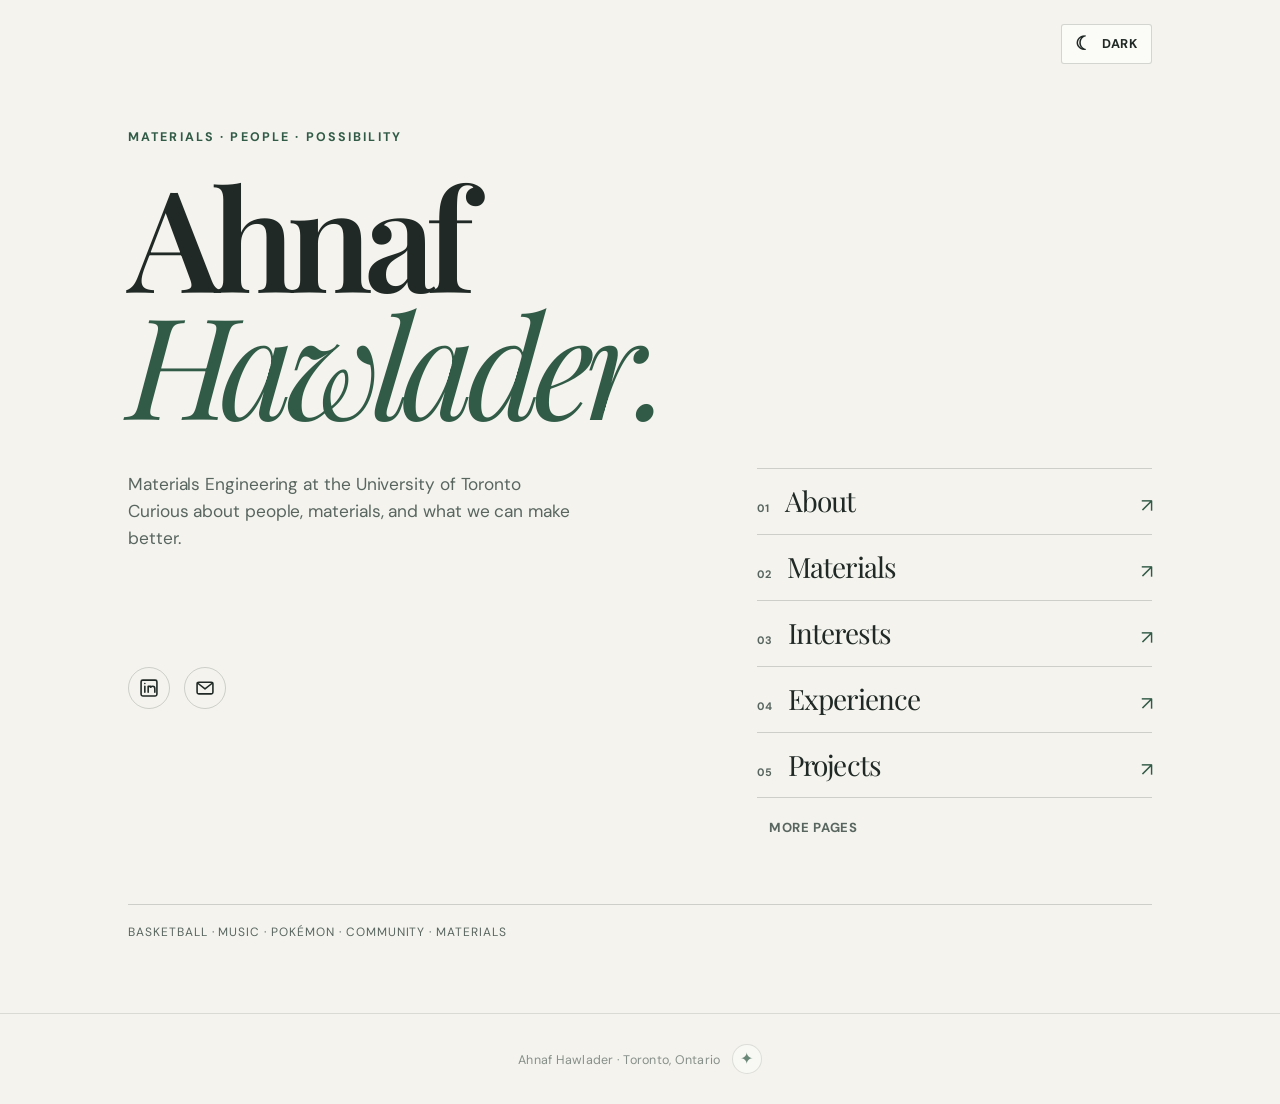
<file: index.html>
<!DOCTYPE html><html lang="en"><head><meta charset="UTF-8"><meta name="viewport" content="width=device-width, initial-scale=1, viewport-fit=cover">
<title>Home | Ahnaf Hawlader</title><meta name="description" content="Meet Ahnaf Hawlader: engineering, music, basketball, Pokémon, and community.">
<script>
document.documentElement.classList.add('js-enabled');
try {
  var savedTheme = localStorage.getItem('ahnaf-mode');
  var preferredMode = window.matchMedia && window.matchMedia('(prefers-color-scheme: dark)').matches ? 'dark' : 'light';
  document.documentElement.setAttribute('data-theme', savedTheme === 'light' || savedTheme === 'dark' ? savedTheme : preferredMode);
} catch (e) {
  document.documentElement.setAttribute('data-theme', 'light');
}
</script><link rel="preconnect" href="https://fonts.googleapis.com">
<link rel="preconnect" href="https://fonts.gstatic.com" crossorigin>
<link href="https://fonts.googleapis.com/css2?family=DM+Sans:wght@400;500;600;700&amp;family=Inter:wght@400;500;600;700&amp;family=Nunito:wght@400;500;600;700;800&amp;family=Orbitron:wght@500;600;700&amp;family=Playfair+Display:wght@400;600;700&amp;family=Rye&amp;display=swap" rel="stylesheet"><style>
  :root {
    --bg: #FFF8FB; --bg-alt: #FFEAF2; --bg-panel: #FFFFFF;
    --cream: #352437; --cream-dim: #654B60;
    --marigold: #FFC2DA; --coral: #F39ABC; --teal: #E9B3D3;
    --pink-ink: #982F65; --blue-ink: #694470;
    --line: rgba(53,36,55,.16); --dot-color: rgba(243,154,188,.23);
    --nav-bg: rgba(255,248,251,.94); --pill-bg: rgba(53,36,55,.055);
    --subtle-fill: rgba(53,36,55,.05); --btn-ink: #3A2434;
    --btn-shadow: rgba(243,154,188,.32); --icon-bg: rgba(233,179,211,.26);
    --tag-bg: rgba(255,194,218,.32);
    --font-body: 'DM Sans', -apple-system, BlinkMacSystemFont, sans-serif;
    --font-display: 'Playfair Display', Georgia, serif; --display-weight: 600;
    --hero-glow: rgba(255,154,193,.31);
    --display-spacing: 0.005em;
    --radius-blob: 62% 38% 37% 63% / 58% 41% 59% 42%;
    box-sizing: border-box;
  }

  body { transition: background 0.25s ease, color 0.25s ease; }
  *, *::before, *::after { box-sizing: inherit; }
  html { scroll-behavior: smooth; scroll-padding-top: calc(72px + env(safe-area-inset-top, 0px)); }
  html, body { height: auto; }

  body {
    margin: 0;
    background: var(--bg);
    color: var(--cream);
    font-family: var(--font-body);
    line-height: 1.6;
    -webkit-font-smoothing: antialiased;
  }

  @media (prefers-reduced-motion: reduce) {
    * { animation-duration: 0.01ms !important; animation-iteration-count: 1 !important; transition-duration: 0.01ms !important; }
  }

  a { color: inherit; }

  h1, h2, h3 {
    font-family: var(--font-display);
    font-weight: var(--display-weight);
    margin: 0;
    line-height: 1.24;
    letter-spacing: var(--display-spacing);
  }

  .wrap {
    max-width: 1080px;
    margin: 0 auto;
    padding: 0 28px;
  }

  /* decorative dot texture */
  .dots {
    position: absolute;
    inset: 0;
    background-image: radial-gradient(circle, var(--dot-color) 1.4px, transparent 1.4px);
    background-size: 22px 22px;
    pointer-events: none;
  }

  /* ---------- NAV ---------- */
  header.nav {
    position: sticky;
    top: 0;
    z-index: 50;
    padding-top: env(safe-area-inset-top, 0px);
    background: var(--nav-bg);
    backdrop-filter: blur(10px);
    border-bottom: 1px solid var(--line);
  }
  .nav-inner {
    max-width: 1080px;
    margin: 0 auto;
    padding: 16px 28px;
  }
  .nav-links {
    display: flex;
    gap: 26px;
    list-style: none;
    margin: 0;
    padding: 0;
  }
  .nav-links a {
    text-decoration: none;
    font-size: 0.92rem;
    color: var(--cream-dim);
    transition: color 0.2s ease;
  }
  .nav-links a:hover, .nav-links a:focus-visible { color: var(--pink-ink); }
  .nav-links { display: none; }
  @media (min-width: 1240px) { .nav-links { display: flex; gap: 18px; } }
  .mobile-menu { position: relative; }
  .mobile-menu summary {
    cursor: pointer; list-style: none; min-height: 44px; display: flex; align-items: center;
    padding: 8px 15px; border-radius: 13px; border: 1px solid var(--line);
    background: var(--bg-panel); font-size: .94rem; font-weight: 800;
  }
  .mobile-menu summary::-webkit-details-marker { display: none; }
  .mobile-menu nav {
    position: absolute; top: calc(100% + 12px); left: 0;
    width: min(260px, calc(100vw - 24px)); max-height: min(70vh, 480px); overflow-y: auto;
    display: grid; gap: 3px; padding: 10px; background: var(--bg-panel);
    border: 1px solid var(--line); border-radius: 14px;
    box-shadow: 0 14px 35px rgba(0,0,0,.13);
  }
  .mobile-menu a { text-decoration: none; font-size: .95rem; font-weight: 700; padding: 10px; border-radius: 9px; }
  .mobile-menu a:hover { background: var(--pill-bg); color: var(--pink-ink); }
  @media (min-width: 1240px) { .mobile-menu { display: none; } }
  @media (max-width: 470px) {
    .nav-inner { padding: 10px 12px; }
    .nav-right { gap: 8px; }
    .mobile-menu summary { padding-inline: 10px; }
  }

  .nav-right {
    display: flex;
    align-items: center;
    justify-content: space-between;
    gap: 20px;
    width: 100%;
  }
  .theme-toggle {
    position: relative;
    width: 38px;
    height: 38px;
    border-radius: 10px;
    border: 1px solid var(--line);
    background: var(--pill-bg);
    color: var(--cream);
    display: flex;
    align-items: center;
    justify-content: center;
    cursor: pointer;
    padding: 0;
    transition: border-color 0.2s ease, color 0.2s ease;
  }
  .theme-toggle:hover { border-color: var(--teal); color: var(--blue-ink); }

  .theme-picker { display: flex; align-items: center; gap: 8px; flex-shrink: 0; }
  .swatch {
    width: 42px; height: 42px; flex-shrink: 0; padding: 0;
    display: grid; place-items: center; border: 2px solid var(--line);
    border-radius: 50%; color: #30251D; font-size: 1.1rem; cursor: pointer;
    background: linear-gradient(135deg, var(--sw-bg) 0 31%, var(--sw1) 32% 67%, var(--sw2) 68%);
    transition: transform .18s ease, border-color .18s ease, box-shadow .18s ease;
  }
  .swatch:hover { transform: translateY(-3px) scale(1.07); }
  .swatch.active { border-color: var(--pink-ink); box-shadow: 0 0 0 3px var(--bg-panel), 0 0 0 5px var(--pink-ink); }
  @media (max-width: 470px) {
    .theme-picker { gap: 7px; }
    .swatch { width: 36px; height: 36px; font-size: 1rem; }
  }
  @media (max-width: 350px) {
    .theme-picker { gap: 5px; }
    .swatch { width: 33px; height: 33px; }
  }

  /* A fresh welcome on every visit. */
  .intro-overlay { display: none; }
  .js-enabled .intro-overlay {
    position: fixed; inset: 0; z-index: 1000; display: grid; place-items: center;
    overflow: hidden; background: var(--bg); color: var(--cream); text-align: center;
    animation: intro-fade .7s ease 2.85s forwards;
  }
  .intro-overlay::before {
    content: ''; position: absolute; width: min(80vw, 600px); aspect-ratio: 1;
    border-radius: 50%; background: radial-gradient(circle, var(--hero-glow), transparent 68%);
  }
  .intro-stage { position: relative; z-index: 2; padding: 24px; animation: ninja-enter .8s cubic-bezier(.2,1.3,.45,1) both; }
  .intro-ninja { display: block; width: clamp(116px, 35vw, 168px); height: auto; margin: 0 auto 20px; filter: drop-shadow(0 14px 14px var(--btn-shadow)); }
  .intro-stage h2 { font-size: clamp(2.2rem, 8vw, 4rem); color: var(--pink-ink); }
  .intro-stage p { margin: 6px 0 0; color: var(--cream-dim); font-weight: 700; }
  .intro-skip {
    position: absolute; z-index: 4; right: max(20px, env(safe-area-inset-right));
    bottom: max(24px, env(safe-area-inset-bottom));
    padding: 9px 16px; border-radius: 999px; border: 1px solid var(--line);
    background: var(--bg-panel); color: var(--cream); font: 700 .9rem var(--font-body); cursor: pointer;
  }
  .intro-skip:hover { background: var(--tag-bg); }
  .intro-smoke {
    position: absolute; z-index: 3; left: 50%; top: 54%; width: min(44vw, 290px); aspect-ratio: 1;
    border-radius: 50%; pointer-events: none;
    background: radial-gradient(circle, var(--bg-panel) 5%, var(--marigold) 45%, transparent 72%);
    filter: blur(12px); opacity: 0; transform: translate(-50%, -50%) scale(.1);
    animation: smoke-poof 1.65s ease-out 1.35s both;
  }
  .intro-smoke:nth-of-type(2) { --smoke-x: -95%; --smoke-y: -30%; animation-delay: 1.47s; }
  .intro-smoke:nth-of-type(3) { --smoke-x: 85%; --smoke-y: -55%; animation-delay: 1.55s; }
  .intro-smoke:nth-of-type(4) { --smoke-x: -60%; --smoke-y: 55%; animation-delay: 1.62s; }
  .intro-smoke:nth-of-type(5) { --smoke-x: 65%; --smoke-y: 70%; animation-delay: 1.4s; }
  .intro-smoke:nth-of-type(6) { --smoke-x: 5%; --smoke-y: -105%; animation-delay: 1.7s; }
  @keyframes ninja-enter { from { opacity: 0; transform: translateY(-110px) rotate(-12deg) scale(.6); } to { opacity: 1; transform: none; } }
  @keyframes smoke-poof {
    20% { opacity: .86; }
    65% { opacity: .72; }
    to { opacity: 0; transform: translate(calc(-50% + var(--smoke-x, 0px)), calc(-50% + var(--smoke-y, -20%))) scale(2.4); }
  }
  @keyframes intro-fade { to { opacity: 0; visibility: hidden; pointer-events: none; } }
  .js-enabled .intro-overlay.dismissed { animation: none; opacity: 0; pointer-events: none; transition: opacity .25s ease; }
  @media (prefers-reduced-motion: reduce) {
    .js-enabled .intro-overlay { animation: intro-fade .01ms linear .5s forwards; }
    .intro-stage { animation: none; }
    .intro-smoke { display: none; }
  }

  /* ---------- HERO ---------- */
  .hero {
    position: relative;
    overflow: hidden;
    padding: 64px 0 80px;
    background: radial-gradient(circle at 78% 24%, var(--hero-glow), transparent 42%);
  }
  .hero::after {
    content: var(--hero-symbol, '✦'); position: absolute; top: 18px; right: 5%;
    color: var(--coral); opacity: .35; font-size: clamp(2.5rem, 5vw, 4.5rem);
    pointer-events: none; animation: bob 6s ease-in-out infinite;
  }
  .hero.theme-swap { animation: theme-flash .55s ease; }
  @keyframes theme-flash { from { filter: saturate(1.45) brightness(1.06); } to { filter: none; } }
  :root[data-theme="sakura"] { --hero-symbol: '✿'; }
  :root[data-theme="cyberpunk"] { --hero-symbol: '◇'; }
  :root[data-theme="western"] { --hero-symbol: '★'; }
  :root[data-theme="moonlit"] { --hero-symbol: '✿'; }
  :root[data-theme="cyberpunk"] .hero .dots {
    background-image: linear-gradient(rgba(49,231,245,.12) 1px, transparent 1px),
      linear-gradient(90deg, rgba(49,231,245,.12) 1px, transparent 1px);
    background-size: 32px 32px;
  }
  :root[data-theme="cyberpunk"] .hero h1 em { text-shadow: 0 0 20px var(--coral); }
  :root[data-theme="cyberpunk"] .btn-primary { box-shadow: 0 0 22px rgba(49,231,245,.28); }
  :root[data-theme="western"] .hero h1 em { text-shadow: 3px 3px 0 var(--marigold); }
  :root[data-theme="western"] .project-card:hover { box-shadow: 5px 5px 0 var(--marigold); }
  :root[data-theme="sakura"] .hero::after, :root[data-theme="moonlit"] .hero::after { opacity: .55; }
  .hero-grid {
    display: grid;
    grid-template-columns: 1fr;
    gap: 44px;
    align-items: center;
    position: relative;
    z-index: 2;
  }
  @media (min-width: 860px) {
    .hero-grid { grid-template-columns: 1.15fr 0.85fr; gap: 24px; }
  }
  .eyebrow-line {
    display: flex;
    align-items: center;
    gap: 10px;
    color: var(--pink-ink);
    font-size: 0.95rem;
    margin-bottom: 18px;
  }
  .eyebrow-line svg { flex-shrink: 0; }
  .hero h1 {
    font-size: clamp(2.5rem, 6vw, 4.1rem);
    line-height: 1.05;
    color: var(--cream);
  }
  .hero h1 em {
    font-style: italic;
    color: var(--pink-ink);
  }
  .hero-sub {
    margin-top: 20px;
    font-size: 1.15rem;
    color: var(--cream-dim);
    max-width: 46ch;
  }
  .hero-meta {
    margin-top: 26px;
    display: flex;
    flex-wrap: wrap;
    gap: 10px;
  }
  .pill {
    display: inline-flex;
    align-items: center;
    gap: 6px;
    padding: 7px 14px;
    border-radius: 999px;
    border: 1px solid var(--line);
    font-size: 0.85rem;
    color: var(--cream-dim);
    background: var(--pill-bg);
  }
  .hero-cta {
    margin-top: 34px;
    display: flex;
    flex-wrap: wrap;
    gap: 14px;
  }
  .btn {
    display: inline-flex;
    align-items: center;
    gap: 8px;
    padding: 13px 22px;
    border-radius: 12px;
    text-decoration: none;
    font-size: 0.95rem;
    font-weight: 600;
    transition: transform 0.18s ease, box-shadow 0.18s ease;
    border: 1px solid transparent;
  }
  .btn:hover { transform: translateY(-2px); }
  .btn-primary {
    background: var(--marigold);
    color: var(--btn-ink);
  }
  .btn-primary:hover { box-shadow: 0 10px 24px var(--btn-shadow); }
  .btn-ghost {
    border-color: var(--line);
    color: var(--cream);
  }
  .btn-ghost:hover { border-color: var(--teal); color: var(--blue-ink); }

  .photo-frame {
    position: relative;
    justify-self: center;
    width: min(340px, 78vw);
  }
  .blob-bg {
    position: absolute;
    inset: -18px;
    background: linear-gradient(135deg, var(--coral), var(--marigold));
    border-radius: var(--radius-blob);
    animation: morph 14s ease-in-out infinite;
    opacity: 0.9;
    z-index: 0;
  }
  .photo-frame img {
    position: relative;
    z-index: 1;
    width: 100%;
    display: block;
    object-fit: cover;
    aspect-ratio: 3/4;
    border-radius: var(--radius-blob);
    animation: morph 14s ease-in-out infinite;
    border: 4px solid var(--bg);
  }
  @keyframes morph {
    0%, 100% { border-radius: 62% 38% 37% 63% / 58% 41% 59% 42%; }
    33% { border-radius: 45% 55% 62% 38% / 40% 62% 38% 60%; }
    66% { border-radius: 55% 45% 40% 60% / 55% 35% 65% 45%; }
  }

  /* ---------- SECTION SHARED ---------- */
  section { position: relative; padding: 76px 0; }
  .section-alt { background: var(--bg-alt); }
  .kicker {
    color: var(--blue-ink);
    font-size: 0.95rem;
    margin-bottom: 10px;
    display: block;
  }
  .section-head {
    max-width: 640px;
    margin-bottom: 44px;
  }
  .section-head h2 {
    font-size: clamp(1.7rem, 3.4vw, 2.4rem);
    color: var(--cream);
  }
  .section-head p { color: var(--cream-dim); margin-top: 12px; font-size: 1.02rem; }
  /* ---------- ABOUT ---------- */
  .about-body {
    display: grid;
    grid-template-columns: 1fr;
    gap: 30px;
  }
  @media (min-width: 780px) {
    .about-body { grid-template-columns: 1.3fr 1fr; }
  }
  .about-body p {
    font-size: 1.08rem;
    color: var(--cream-dim);
    margin: 0 0 18px;
  }
  .about-body p:last-child { margin-bottom: 0; }
  .about-card {
    background: var(--bg-panel);
    border: 1px solid var(--line);
    border-radius: 20px;
    padding: 26px;
    align-self: start;
  }
  .about-card h3 {
    font-size: 1.05rem;
    color: var(--pink-ink);
    margin-bottom: 14px;
  }
  .about-card ul { margin: 0; padding-left: 18px; color: var(--cream-dim); font-size: 0.95rem; }
  .about-card li { margin-bottom: 8px; }
  .about-card li:last-child { margin-bottom: 0; }

  /* ---------- PROJECTS ---------- */
  .project-list {
    display: grid;
    gap: 20px;
    grid-template-columns: 1fr;
  }
  @media (min-width: 780px) {
    .project-list { grid-template-columns: repeat(3, 1fr); }
  }
  .project-card {
    background: var(--bg-panel);
    border: 1px solid var(--line);
    border-radius: 20px;
    padding: 28px 24px;
    display: flex;
    flex-direction: column;
    gap: 14px;
    transition: border-color 0.2s ease, transform 0.2s ease;
  }
  .project-card:hover { border-color: var(--teal); transform: translateY(-4px); }
  .project-icon {
    width: 42px; height: 42px;
    border-radius: 12px;
    display: flex; align-items: center; justify-content: center;
    background: var(--icon-bg);
    color: var(--blue-ink);
  }
  .project-card h3 { font-size: 1.15rem; color: var(--cream); }
  .project-meta { font-size: 0.82rem; color: var(--cream-dim); opacity: 0.85; }
  .project-card p { color: var(--cream-dim); font-size: 0.95rem; margin: 0; flex-grow: 1; }
  .tag-row { display: flex; flex-wrap: wrap; gap: 8px; margin-top: 4px; }
  .tag {
    font-size: 0.76rem;
    padding: 4px 10px;
    border-radius: 999px;
    background: var(--tag-bg);
    color: var(--pink-ink);
  }

  /* ---------- MATERIALS FOCUS ---------- */
  .dream-grid { display: grid; grid-template-columns: repeat(2, minmax(0, 1fr)); gap: 18px; }
  .dream-card {
    padding: 28px 24px; border-radius: 20px; border: 1px solid var(--line);
    background: var(--bg-panel); min-width: 0;
  }
  .dream-icon { display: block; font-size: 2rem; margin-bottom: 18px; }
  .dream-card h3 { font-size: 1.18rem; color: var(--pink-ink); }
  .dream-card p { color: var(--cream-dim); margin: 10px 0 0; font-size: .95rem; }
  @media (max-width: 720px) { .dream-grid { grid-template-columns: 1fr; } }

  /* ---------- TIMELINE ---------- */
  .timeline {
    position: relative;
    padding-left: 28px;
    border-left: 2px solid var(--line);
  }
  .t-item {
    position: relative;
    padding-bottom: 34px;
  }
  .t-item:last-child { padding-bottom: 0; }
  .t-item::before {
    content: "";
    position: absolute;
    left: -34px;
    top: 4px;
    width: 12px;
    height: 12px;
    border-radius: 50%;
    background: var(--coral);
    border: 3px solid var(--bg);
    box-shadow: 0 0 0 2px var(--coral);
  }
  #experience .section-head h2::after,
  #interests .section-head h2::after {
    display: inline-block; margin-left: .28em; color: var(--coral);
    font-family: var(--font-body); font-size: .55em; vertical-align: middle;
  }
  #experience .section-head h2::after { content: '✦'; }
  #interests .section-head h2::after { content: '♪'; color: var(--blue-ink); }
  #experience .section-head.revealed h2::after,
  #interests .section-head.revealed h2::after { animation: section-spark .75s ease-out both; }
  .t-item.revealed::before { animation: timeline-ping .8s ease-out; }
  .t-item:nth-child(even).revealed::before { animation-delay: .1s; }
  @keyframes section-spark {
    from { opacity: 0; transform: rotate(-25deg) scale(.45); }
    60% { opacity: 1; transform: rotate(12deg) scale(1.25); }
    to { opacity: 1; transform: rotate(0) scale(1); }
  }
  @keyframes timeline-ping {
    0% { transform: scale(.55); box-shadow: 0 0 0 2px var(--coral), 0 0 0 2px var(--tag-bg); }
    55% { transform: scale(1.13); box-shadow: 0 0 0 2px var(--coral), 0 0 0 11px transparent; }
    100% { transform: scale(1); box-shadow: 0 0 0 2px var(--coral), 0 0 0 11px transparent; }
  }
  .t-date { font-size: 0.82rem; color: var(--blue-ink); margin-bottom: 4px; }
  .t-item h3 { font-size: 1.08rem; color: var(--cream); margin-bottom: 2px; }
  .t-org { font-size: 0.92rem; color: var(--cream-dim); margin-bottom: 8px; display: block; }
  .t-item p { margin: 0; color: var(--cream-dim); font-size: 0.94rem; }
  .timeline-note {
    margin-top: 30px;
    font-size: 0.9rem;
    color: var(--cream-dim);
  }
  .timeline-note a { color: var(--blue-ink); text-decoration: underline; }
  .experience-bridge {
    margin-top: 34px; padding: 25px 28px; border: 1px solid var(--line);
    border-left: 4px solid var(--coral); border-radius: 16px; background: var(--bg-panel);
  }
  .experience-bridge h3 { font-size: 1.15rem; color: var(--pink-ink); }
  .experience-bridge p { margin: 9px 0 0; color: var(--cream-dim); }
  .experience-bridge a { color: var(--blue-ink); text-underline-offset: 3px; }

  /* ---------- SKILLS ---------- */
  .skills-grid {
    display: grid;
    grid-template-columns: 1fr;
    gap: 22px;
  }
  @media (min-width: 780px) {
    .skills-grid { grid-template-columns: repeat(3, 1fr); }
  }
  .skill-group {
    background: var(--bg-panel);
    border: 1px solid var(--line);
    border-radius: 20px;
    padding: 24px;
  }
  .skill-group h3 {
    font-size: 1rem;
    color: var(--blue-ink);
    margin-bottom: 16px;
  }
  .skill-pills { display: flex; flex-wrap: wrap; gap: 8px; }
  .skill-pill {
    font-size: 0.85rem;
    padding: 7px 13px;
    border-radius: 10px;
    background: var(--subtle-fill);
    border: 1px solid var(--line);
    color: var(--cream);
  }

  /* ---------- EDUCATION / HONORS ---------- */
  .edu-grid {
    display: grid;
    grid-template-columns: 1fr;
    gap: 24px;
  }
  @media (min-width: 780px) {
    .edu-grid { grid-template-columns: 1.4fr 1fr; }
  }
  .edu-card {
    background: var(--bg-panel);
    border: 1px solid var(--line);
    border-radius: 20px;
    padding: 26px;
    margin-bottom: 18px;
  }
  .edu-card:last-child { margin-bottom: 0; }
  .edu-card h3 { font-size: 1.1rem; color: var(--cream); }
  .edu-when { font-size: 0.85rem; color: var(--blue-ink); margin: 4px 0 10px; }
  .edu-card p { margin: 0; color: var(--cream-dim); font-size: 0.93rem; }
  .honor-list { list-style: none; margin: 0; padding: 0; }
  .honor-list li {
    display: flex; align-items: center; gap: 10px;
    padding: 10px 0;
    border-bottom: 1px solid var(--line);
    font-size: 0.93rem;
    color: var(--cream-dim);
  }
  .honor-list li:last-child { border-bottom: none; }
  .honor-list svg { flex-shrink: 0; color: var(--pink-ink); }

  /* ---------- CONTACT ---------- */
  .contact-panel {
    background: linear-gradient(135deg, var(--bg-panel), var(--bg-alt));
    border: 1px solid var(--line);
    border-radius: 26px;
    padding: 52px 40px;
    text-align: center;
    position: relative;
    overflow: hidden;
  }
  .contact-panel h2 { font-size: clamp(1.7rem, 4vw, 2.3rem); }
  .contact-panel p { color: var(--cream-dim); margin: 14px auto 30px; max-width: 46ch; }
  .contact-cta { display: flex; flex-wrap: wrap; justify-content: center; gap: 14px; }
  .resume-note {
    margin-top: 22px;
    font-size: 0.85rem;
    color: var(--cream-dim);
    opacity: 0.75;
  }

  footer {
    padding: 30px 0 calc(30px + env(safe-area-inset-bottom, 0px));
    text-align: center;
    font-size: 0.82rem;
    color: var(--cream-dim);
    opacity: 0.7;
  }

  /* ---------- MATCH GAME ---------- */
  .match-wrap { display: flex; flex-direction: column; align-items: center; gap: 22px; }
  .match-board {
    display: grid;
    grid-template-columns: repeat(4, 1fr);
    gap: 12px;
    max-width: 520px;
    width: 100%;
  }
  @media (min-width: 620px) { .match-board { grid-template-columns: repeat(4, 1fr); } }
  .match-card {
    position: relative;
    aspect-ratio: 3/4;
    border-radius: 12px;
    border: 1px solid var(--line);
    background: var(--bg-panel);
    cursor: pointer;
    padding: 0;
    perspective: 600px;
  }
  .match-face {
    position: absolute; inset: 0;
    display: flex; align-items: center; justify-content: center;
    border-radius: 12px;
    backface-visibility: hidden;
    transition: transform 0.4s ease;
    font-family: var(--font-display);
    font-size: 0.95rem;
    text-align: center;
    padding: 6px;
  }
  .match-front { background: linear-gradient(135deg, var(--coral), var(--marigold)); color: var(--btn-ink); font-size: 1.4rem; transform: rotateY(0deg); }
  .match-back { background: var(--pill-bg); color: var(--cream); border: 1px solid var(--line); transform: rotateY(180deg); }
  .match-card.flipped .match-front, .match-card.done .match-front { transform: rotateY(-180deg); }
  .match-card.flipped .match-back, .match-card.done .match-back { transform: rotateY(0deg); }
  .match-card.done { opacity: 0.55; cursor: default; }
  .match-hud { display: flex; align-items: center; gap: 18px; flex-wrap: wrap; justify-content: center; color: var(--cream-dim); font-size: 0.92rem; }
  .match-status { color: var(--pink-ink); font-weight: 600; }
  .match-best { color: var(--blue-ink); }
  .sparkle-button {
    border: 1px solid var(--line); border-radius: 999px; padding: 9px 15px;
    background: var(--bg-panel); color: var(--pink-ink); cursor: pointer;
    font: inherit; font-size: .86rem; font-weight: 600;
    transition: transform .2s ease, box-shadow .2s ease;
  }
  .sparkle-button:hover { transform: translateY(-3px) rotate(-2deg); box-shadow: 0 9px 22px var(--btn-shadow); }
  .curiosity-corner { text-align: center; margin-top: 26px; }
  .curiosity-note { color: var(--cream-dim); min-height: 1.6em; margin: 12px 0 0; font-size: .92rem; }
  .secret-button {
    display: inline-grid; place-items: center; margin-left: 8px; width: 30px; height: 30px;
    border: 1px solid var(--line); border-radius: 50%; background: var(--bg-panel);
    color: var(--pink-ink); cursor: pointer; font-size: 1rem;
    transition: transform .25s ease, background .25s ease;
  }
  .secret-button:hover { transform: rotate(30deg) scale(1.12); background: var(--tag-bg); }
  .secret-message { display: block; min-height: 1.5em; margin-top: 8px; color: var(--pink-ink); font-weight: 600; opacity: 1; }
  .secret-message[hidden] { display: none; }
  /* ---------- IDEA LAB ---------- */
  .lab-shell {
    display: grid; grid-template-columns: minmax(0, 1fr) minmax(0, 1fr);
    gap: 26px; padding: 30px; border: 1px solid var(--line);
    border-radius: 26px; background: var(--bg-panel);
    box-shadow: 0 18px 50px rgba(51,50,74,.06);
  }
  .lab-controls { display: grid; gap: 20px; align-content: center; }
  .lab-choice-title { display: block; margin-bottom: 10px; font-weight: 700; color: var(--cream); }
  .lab-options { display: flex; flex-wrap: wrap; gap: 9px; }
  .lab-option {
    padding: 9px 13px; border: 1px solid var(--line); border-radius: 999px;
    background: var(--pill-bg); color: var(--cream); font: inherit;
    cursor: pointer; transition: transform .2s ease, background .2s ease, border-color .2s ease;
  }
  .lab-option:hover { transform: translateY(-3px); border-color: var(--teal); }
  .lab-option[aria-pressed="true"] { background: var(--tag-bg); border-color: var(--pink-ink); color: var(--pink-ink); font-weight: 700; }
  .lab-result {
    min-height: 265px; display: flex; flex-direction: column; justify-content: center;
    position: relative; overflow: hidden; padding: 30px; border-radius: 21px;
    background: linear-gradient(145deg, var(--tag-bg), var(--icon-bg), var(--bg-alt));
    border: 1px solid var(--line);
  }
  .lab-result::before, .lab-result::after {
    content: ''; position: absolute; border: 2px solid var(--line); border-radius: 50%; pointer-events: none;
  }
  .lab-result::before { width: 180px; height: 180px; right: -55px; top: -80px; }
  .lab-result::after { width: 90px; height: 90px; right: 45px; bottom: -42px; }
  .lab-result > * { position: relative; z-index: 1; }
  .lab-label { font-size: .75rem; text-transform: uppercase; letter-spacing: .13em; color: var(--blue-ink); font-weight: 700; }
  .lab-result h3 { margin: 12px 0; font-size: clamp(1.45rem, 3vw, 2rem); line-height: 1.15; }
  .lab-result p { margin: 0; color: var(--cream-dim); max-width: 46ch; }
  .lab-result.swap > * { animation: lab-appear .35s ease both; }
  .lab-footnote { margin: 16px 0 0; color: var(--cream-dim); font-size: .85rem; }
  @keyframes lab-appear { from { opacity: 0; transform: translateY(8px); } to { opacity: 1; transform: translateY(0); } }
  @media (max-width: 720px) { .lab-shell { grid-template-columns: 1fr; padding: 18px; } .lab-result { min-height: 225px; } }
  .confetti-piece {
    position: fixed; z-index: 100; top: -24px; left: var(--x); pointer-events: none;
    font-size: 20px; animation: confetti-fall var(--duration) ease-in forwards;
  }
  @keyframes confetti-fall { to { transform: translate(var(--drift), 105vh) rotate(550deg); opacity: 0; } }

  /* ---------- SMALL INTERACTIONS ---------- */
  .scroll-progress {
    position: absolute; bottom: -1px; left: 0; height: 3px; width: 100%;
    background: linear-gradient(90deg, var(--coral), var(--teal));
    transform: scaleX(0); transform-origin: left; pointer-events: none;
  }
  .hero-copy { animation: arrive 0.8s ease both; }
  .photo-frame { animation: arrive 0.9s 0.12s ease both, float 6s 1s ease-in-out infinite; }
  .hero-orbit {
    position: absolute; z-index: 2; width: 44px; height: 44px; border-radius: 14px;
    display: grid; place-items: center; background: var(--bg-panel);
    border: 1px solid var(--line); box-shadow: 0 12px 28px rgba(51,50,74,.12);
    font-size: 1.35rem; pointer-events: none;
  }
  .hero-orbit.one { top: -10px; right: -18px; animation: bob 5s ease-in-out infinite; }
  .hero-orbit.two { bottom: 34px; left: -28px; animation: bob 5s 1.5s ease-in-out infinite; }
  .feature-banner {
    margin: 0; position: relative; overflow: hidden; background: var(--bg-alt);
    border-block: 1px solid var(--line);
  }
  .feature-banner img {
    width: 100%; height: clamp(220px, 25vw, 370px); display: block;
    object-fit: cover; object-position: 65% center;
    transition: transform .8s ease;
  }
  .feature-banner:hover img { transform: scale(1.025); }
  .feature-banner figcaption {
    position: absolute; left: max(24px, calc((100vw - 1024px)/2)); bottom: 20px;
    padding: 9px 14px; border-radius: 10px; color: #33324A;
    background: rgba(255,255,255,.92); font-size: .85rem; font-weight: 600;
    box-shadow: 0 6px 25px rgba(0,0,0,.12);
  }
  .interest-grid { display: grid; grid-template-columns: repeat(3, 1fr); gap: 18px; }
  .interest-card {
    position: relative; overflow: hidden; padding: 28px 24px;
    background: var(--bg-panel); border: 1px solid var(--line); border-radius: 20px;
    transition: transform .25s ease, box-shadow .25s ease, border-color .25s ease;
  }
  .interest-card::after {
    content: ''; position: absolute; width: 120px; height: 120px; right: -55px; top: -55px;
    border-radius: 50%; background: var(--tag-bg); transition: transform .4s ease;
  }
  .interest-card:hover { transform: translateY(-6px) rotate(-.5deg); border-color: var(--teal); box-shadow: 0 16px 30px rgba(51,50,74,.09); }
  .interest-card:hover::after { transform: scale(1.5); }
  .interest-icon { display: block; font-size: 2rem; margin-bottom: 18px; transition: transform .3s ease; }
  .interest-card.revealed:nth-child(1) .interest-icon { animation: music-sway .7s ease-out .1s; }
  .interest-card.revealed:nth-child(2) .interest-icon { animation: ball-bounce .8s ease-out .16s; }
  .interest-card.revealed:nth-child(3) .interest-icon { animation: spark-turn .75s ease-out .22s; }
  @keyframes music-sway {
    0% { transform: rotate(-13deg) scale(.8); }
    55% { transform: rotate(10deg) scale(1.12); }
    100% { transform: none; }
  }
  @keyframes ball-bounce {
    0% { transform: translateY(-13px) scale(.88); }
    45% { transform: translateY(3px) scale(1.06,.94); }
    70% { transform: translateY(-5px); }
    100% { transform: none; }
  }
  @keyframes spark-turn {
    0% { transform: rotate(-20deg) scale(.7); opacity: .5; }
    65% { transform: rotate(12deg) scale(1.16); opacity: 1; }
    100% { transform: none; opacity: 1; }
  }
  .interest-card:hover .interest-icon { transform: rotate(-12deg) scale(1.15); }
  .interest-card h3 { font-size: 1.18rem; }
  .interest-card p { color: var(--cream-dim); margin: 10px 0 0; font-size: .95rem; }
  .photo-story { margin-top: 56px; }
  .photo-story h3 { font-size: clamp(1.45rem, 3vw, 2rem); }
  .photo-story p { margin: 8px 0 22px; color: var(--cream-dim); }
  .photo-gallery { display: grid; grid-template-columns: 1.25fr .85fr; gap: 18px; }
  .gallery-shot {
    position: relative; margin: 0; aspect-ratio: 1.42; overflow: hidden;
    border: 1px solid var(--line); border-radius: 22px;
    background: var(--bg-panel);
  }
  .gallery-shot.portrait { aspect-ratio: .96; }
  .gallery-shot::after {
    content: ''; position: absolute; inset: 48% 0 0;
    background: linear-gradient(transparent, rgba(15,18,32,.7)); pointer-events: none;
  }
  .gallery-shot img {
    display: block; width: 100%; height: 100%; object-fit: cover;
    transition: transform .45s ease;
  }
  .gallery-open { width: 100%; height: 100%; display: block; border: 0; padding: 0; background: transparent; cursor: zoom-in; }
  .gallery-open:focus-visible { outline: 3px solid var(--marigold); outline-offset: -5px; }
  .gallery-shot figcaption { pointer-events: none; }
  .photo-dialog {
    width: min(92vw, 1000px); max-height: 90vh; padding: 12px; border: 1px solid var(--line);
    border-radius: 18px; background: var(--bg-panel); color: var(--cream);
    box-shadow: 0 24px 60px rgba(0,0,0,.35);
  }
  .photo-dialog::backdrop { background: rgba(9,11,28,.84); backdrop-filter: blur(5px); }
  .photo-dialog img { display: block; width: 100%; max-height: 76vh; object-fit: contain; border-radius: 10px; }
  .photo-dialog p { margin: 10px 6px 2px; text-align: center; }
  .photo-close {
    position: absolute; top: 18px; right: 18px; z-index: 2; border: 0; border-radius: 999px;
    padding: 8px 14px; background: var(--bg-panel); color: var(--cream);
    font: inherit; font-weight: 800; cursor: pointer; box-shadow: 0 3px 14px rgba(0,0,0,.22);
  }
  .back-to-top {
    position: fixed; z-index: 45; right: max(18px, env(safe-area-inset-right));
    bottom: calc(18px + env(safe-area-inset-bottom, 0px));
    width: 50px; height: 50px; border: 0; border-radius: 50%;
    background: conic-gradient(var(--pink-ink) var(--scroll-turn, 0deg), var(--line) 0);
    color: var(--cream); font: 800 1.45rem var(--font-body); cursor: pointer;
    opacity: 0; transform: translateY(15px); pointer-events: none;
    transition: opacity .25s ease, transform .25s ease;
  }
  .back-to-top::before { content: ''; position: absolute; inset: 4px; border-radius: 50%; background: var(--bg-panel); }
  .back-to-top span { position: relative; }
  .back-to-top.visible { opacity: 1; transform: translateY(0); pointer-events: auto; }
  .back-to-top:hover { transform: translateY(-4px); }
  .gallery-shot.wide img { object-position: center 47%; }
  .gallery-shot.portrait img { object-position: center 42%; }
  .gallery-shot:hover img { transform: scale(1.035); }
  .gallery-shot figcaption {
    position: absolute; z-index: 1; left: 20px; bottom: 16px;
    color: #FFFFFF; font-weight: 800; font-size: 1rem;
    text-shadow: 0 1px 8px rgba(0,0,0,.5);
  }
  .reveal-ready { opacity: 0; transform: translateY(18px); }
  .reveal-ready.revealed { opacity: 1; transform: translateY(0); transition: opacity .65s ease, transform .65s ease; }
  .match-card.done { animation: match-pop .4s ease; }
  .match-status.celebrate { animation: match-pop .5s ease; }
  @keyframes arrive { from { opacity: 0; transform: translateY(18px); } to { opacity: 1; transform: translateY(0); } }
  @keyframes float { 0%, 100% { translate: 0 0; } 50% { translate: 0 -8px; } }
  @keyframes bob { 0%, 100% { transform: rotate(-8deg) translateY(0); } 50% { transform: rotate(8deg) translateY(-10px); } }
  @keyframes match-pop { 50% { transform: scale(1.08); } }
  @media (max-width: 720px) {
    .wrap { padding-inline: 20px; }
    section { padding-block: 58px; }
    .section-head { margin-bottom: 30px; }
    .hero { padding-block: 48px 64px; }
    .hero-grid { gap: 36px; }
    .hero h1 { font-size: clamp(2.25rem, 8vw, 3.2rem); line-height: 1.12; }
    .hero-sub { font-size: 1.04rem; }
    .photo-frame { width: min(300px, 75vw); }
    .contact-panel { padding: 36px 22px; }
    .contact-cta { flex-direction: column; align-items: stretch; }
    .contact-cta .btn { min-width: 0; justify-content: center; overflow-wrap: anywhere; text-align: center; }
    .match-board { gap: 8px; }
    .match-face { font-size: .83rem; overflow-wrap: anywhere; }
    .interest-grid { grid-template-columns: 1fr; }
    .photo-story { margin-top: 42px; }
    .photo-gallery { grid-template-columns: 1fr; gap: 16px; }
    .gallery-shot.wide { aspect-ratio: 1.5; }
    .gallery-shot.portrait { aspect-ratio: .85; }
    .feature-banner img { object-position: 78% center; }
    .feature-banner figcaption { left: 16px; bottom: 14px; font-size: .76rem; }
    .hero-orbit.one { right: -8px; }
    .hero-orbit.two { left: -8px; }
  }
  @media (max-width: 400px) {
    .wrap { padding-inline: 16px; }
    .hero-cta { flex-direction: column; align-items: stretch; }
    .hero-cta .btn { justify-content: center; }
    .match-board { gap: 6px; }
    .match-face { font-size: .75rem; padding: 3px; }
    .match-hud { gap: 10px; }
    .lab-option { padding: 8px 11px; }
  }
  @media (prefers-reduced-motion: reduce) {
    html { scroll-behavior: auto; }
    .photo-frame, .hero-copy, .hero-orbit, .hero::after { animation: none !important; }
    .reveal-ready { opacity: 1; transform: none; }
    .feature-banner:hover img, .interest-card:hover, .interest-card:hover .interest-icon, .gallery-shot:hover img { transform: none; }
    .confetti-piece { animation: none; display: none; }
    .lab-result.swap > * { animation: none; }
  }

  ::selection { background: var(--marigold); color: var(--btn-ink); }

  :focus-visible {
    outline: 2px solid var(--teal);
    outline-offset: 3px;
  }

/* A calmer layout; original palette and font variables above are unchanged. */
header.nav.page-nav .nav-inner { display:flex; align-items:center; gap:16px; max-width:1050px; }
.page-nav .nav-right { flex:1; min-width:0; justify-content:flex-end; }
.page-nav .mobile-menu { display:block; margin-right:auto; }
.page-nav .nav-links { display:none!important; }
.site-brand { color:var(--cream); text-decoration:none; font:var(--display-weight) 1.15rem var(--font-display); white-space:nowrap; }
.site-brand:hover { color:var(--pink-ink); }
.simple-page main > section { min-height:calc(100svh - 180px); background:var(--bg); }
.simple-page .wrap { max-width:900px; }
.simple-page .section-head { max-width:700px; }
.simple-page .dots { display:none; }
.simple-page .project-list { grid-template-columns:1fr; gap:14px; }
.simple-page .project-card { gap:8px; }
.simple-page .project-card:hover { transform:none; }
.simple-page .dream-card,.simple-page .project-card,.simple-page .interest-card,
.simple-page .skill-group,.simple-page .edu-card,.simple-page .experience-bridge,
.simple-page .about-card { border-radius:12px; box-shadow:none; }
.simple-page .interest-card:hover .interest-icon { transform:none; }
.simple-page .gallery-shot { border-radius:12px; }
.simple-page .gallery-shot:hover img { transform:none; }
.simple-page .photo-story { margin-top:0; }
.simple-page .photo-gallery { grid-template-columns:repeat(2,minmax(0,1fr)); }
.simple-page .photo-gallery .gallery-shot { aspect-ratio:1.4; }
.simple-page .photo-gallery .gallery-shot.portrait { aspect-ratio:1.4; }
.page-intro { max-width:900px; margin:0 auto; padding:42px 28px 0; color:var(--cream-dim); font-size:.9rem; }
.page-intro a { color:var(--blue-ink); }
.page-links { max-width:900px; margin:0 auto; padding:12px 28px 72px; display:flex; flex-wrap:wrap; gap:8px 18px; }
.page-links a { color:var(--blue-ink); font-size:.88rem; text-underline-offset:3px; }
.home-page .home-landing { min-height:calc(100svh - 60px); display:grid; place-items:center; position:relative; padding:86px 22px 65px; text-align:center; background:var(--bg); }
.home-page .theme-picker { position:absolute; top:22px; right:24px; }
.home-center { width:100%; max-width:760px; }
.home-center h1 { margin:0; color:var(--cream); font-family:var(--font-display); font-weight:var(--display-weight); letter-spacing:var(--display-spacing); font-size:clamp(2.45rem,6vw,3.5rem); line-height:1.18; }
.home-sub { margin:12px auto 0; color:var(--cream-dim); font-size:clamp(1rem,2vw,1.12rem); font-style:italic; }
.home-social { display:flex; justify-content:center; gap:18px; margin:26px 0 18px; }
.home-social a { display:grid; place-items:center; width:30px; height:30px; color:var(--cream); }
.home-social a:hover { color:var(--pink-ink); }
.home-social svg { width:26px; height:26px; fill:none; stroke:currentColor; stroke-width:1.9; stroke-linecap:round; stroke-linejoin:round; }
.home-links { display:grid; justify-items:center; gap:4px; }
.home-links a { display:block; padding:4px 12px; color:var(--cream); text-decoration:none; font-size:1.25rem; letter-spacing:.035em; }
.home-links a:hover { color:var(--pink-ink); text-decoration:underline; text-underline-offset:5px; }
.home-more { margin:19px auto 0; width:min(100%,480px); color:var(--cream-dim); }
.home-more summary { cursor:pointer; display:inline-block; list-style:none; padding:4px 12px; border-bottom:1px solid var(--line); }
.home-more summary::-webkit-details-marker { display:none; }
.home-more nav { display:flex; flex-wrap:wrap; justify-content:center; gap:4px 13px; margin-top:10px; }
.home-more a { color:var(--blue-ink); font-size:.88rem; }
.home-note { margin:30px 0 0; color:var(--cream-dim); font-size:.84rem; }
.home-page footer { min-height:60px; }
@media (max-width:720px) {
 .simple-page .photo-gallery { grid-template-columns:1fr; }
 .page-intro { padding:24px 20px 0; }
 .page-links { padding:12px 20px 55px; }
}
@media (max-width:510px) {
 .page-nav .nav-inner { gap:8px; padding:10px 12px; }
 .site-brand { font-size:.9rem; width:88px; white-space:normal; line-height:1.12; }
 .page-nav .nav-right { gap:8px; }
 .home-page .theme-picker { top:18px; right:18px; }
 .home-center h1 { font-size:2.35rem; }
 .home-links a { font-size:1.1rem; }
}
</style><link rel="stylesheet" href="minimal.css"></head><body class="home-page"><div class="intro-overlay" id="introOverlay" role="dialog" aria-modal="true" aria-labelledby="introTitle">
  <div class="intro-stage">
    <svg class="intro-ninja" viewBox="0 0 180 170" role="img" aria-label="A friendly ninja waves hello" xmlns="http://www.w3.org/2000/svg">
      <path d="M39 143c6-26 21-39 51-39s45 13 51 39l-4 17H43z" fill="var(--cream)"/>
      <path d="M139 118c17-9 22-19 22-34" fill="none" stroke="var(--cream)" stroke-width="15" stroke-linecap="round"/>
      <circle cx="162" cy="75" r="11" fill="var(--cream)"/>
      <path d="M39 120 22 95" fill="none" stroke="var(--cream)" stroke-width="14" stroke-linecap="round"/>
      <circle cx="20" cy="91" r="10" fill="var(--cream)"/>
      <circle cx="90" cy="66" r="51" fill="var(--cream)"/>
      <path d="M40 54c16-10 82-10 100 0v29c-19 10-81 10-100 0z" fill="var(--bg-panel)"/>
      <path d="M40 50c23-9 72-9 100 0" fill="none" stroke="var(--coral)" stroke-width="10" stroke-linecap="round"/>
      <path d="m133 47 25-17-9 29 18 11" fill="none" stroke="var(--coral)" stroke-width="9" stroke-linecap="round" stroke-linejoin="round"/>
      <path d="M65 68q8-8 16 0m18 0q8-8 16 0" fill="none" stroke="var(--cream)" stroke-width="5" stroke-linecap="round"/>
      <circle cx="90" cy="100" r="3" fill="var(--coral)"/>
    </svg>
    <h2 id="introTitle">Welcome!</h2>
    <p>Step into Ahnaf's world.</p>
  </div>
  <span class="intro-smoke" aria-hidden="true"></span><span class="intro-smoke" aria-hidden="true"></span>
  <span class="intro-smoke" aria-hidden="true"></span><span class="intro-smoke" aria-hidden="true"></span>
  <span class="intro-smoke" aria-hidden="true"></span><span class="intro-smoke" aria-hidden="true"></span>
  <button class="intro-skip" id="introSkip" type="button">Skip intro</button>
</div>


<main id="top"><section class="home-landing" aria-labelledby="home-title"><div class="theme-picker"><button class="mode-toggle" type="button" aria-label="Switch colour mode" aria-pressed="false"><span class="mode-icon" aria-hidden="true">◐</span><span class="mode-word">Dark</span></button></div><div class="home-center">
<p class="home-kicker">Materials · people · possibility</p>
<h1 id="home-title"><span>Ahnaf</span><em>Hawlader.</em></h1><p class="home-sub">Materials Engineering at the University of Toronto<br>Curious about people, materials, and what we can make better.</p>
<div class="home-social" aria-label="Connect with Ahnaf">
<a href="https://www.linkedin.com/in/ahnaf0/" target="_blank" rel="noopener" aria-label="LinkedIn" title="LinkedIn"><svg viewBox="0 0 24 24" aria-hidden="true"><rect x="2.5" y="2.5" width="19" height="19" rx="2"/><path d="M7 10v7m0-10.5v.1M11 17v-7h3v1.1c.5-.8 1.4-1.3 2.5-1.3 1.7 0 2.5 1 2.5 3V17"/></svg></a>
<a href="mailto:ahnaf.hawlader@mail.utoronto.ca" aria-label="Email" title="Email"><svg viewBox="0 0 24 24" aria-hidden="true"><rect x="2.5" y="5" width="19" height="14" rx="2"/><path d="m3 6 9 7 9-7"/></svg></a></div>
<nav class="home-links" aria-label="Explore the site"><a href="about.html">About</a><a href="materials.html">Materials</a><a href="interests.html">Interests</a><a href="experience.html">Experience</a><a href="projects.html">Projects</a></nav>
<details class="home-more"><summary>More pages</summary><nav><a href="skills.html">Skills</a><a href="education.html">Education</a><a href="photos.html">Photos</a><a href="idea-lab.html">Idea Lab</a><a href="play.html">Play</a><a href="contact.html">Contact</a></nav></details>
<p class="home-note">Basketball · Music · Pokémon · Community · Materials</p></div></section></main><dialog class="photo-dialog" id="photoDialog" aria-label="Enlarged campus photo">
  <button class="photo-close" id="photoClose" type="button" aria-label="Close photo">Close ✕</button>
  <img id="photoDialogImage" alt="">
  <p id="photoDialogCaption"></p>
</dialog>
<button class="back-to-top" id="backToTop" type="button" aria-label="Back to top" title="Back to top"><span>↑</span></button>

<footer>
  Ahnaf Hawlader · Toronto, Ontario <button class="secret-button" id="secretButton" type="button" aria-label="Reveal a secret" aria-expanded="false" aria-controls="secretMessage">✦</button>
  <span class="secret-message" id="secretMessage" hidden>Avram was here! Official little-brother quality control 🏀✨</span>
</footer>

<script>
(function () {
  var intro = document.getElementById('introOverlay');
  if (intro) {
    var reducedIntro = window.matchMedia && window.matchMedia('(prefers-reduced-motion: reduce)').matches;
    var introSkip = document.getElementById('introSkip');
    introSkip.focus({ preventScroll: true });
    var introTimer = window.setTimeout(function () { intro.remove(); }, reducedIntro ? 0 : 1200);
    introSkip.addEventListener('click', function () {
      window.clearTimeout(introTimer);
      intro.classList.add('dismissed');
      window.setTimeout(function () { intro.remove(); }, reducedIntro ? 0 : 260);
    });
  }
  var root = document.documentElement;
  window.addEventListener('DOMContentLoaded', function () {
    var mobileMenu = document.querySelector('.mobile-menu');
    if (mobileMenu) mobileMenu.querySelectorAll('a').forEach(function (link) {
      link.addEventListener('click', function () { mobileMenu.open = false; });
    });
    function updateModeButton() {
      var dark = root.getAttribute('data-theme') === 'dark';
      document.querySelectorAll('.mode-toggle').forEach(function (button) {
        button.setAttribute('aria-pressed', String(dark));
        button.setAttribute('aria-label', dark ? 'Switch to light mode' : 'Switch to dark mode');
        button.setAttribute('title', dark ? 'Light mode' : 'Dark mode');
        var icon = button.querySelector('.mode-icon');
        var word = button.querySelector('.mode-word');
        if (icon) icon.textContent = dark ? '☀' : '☾';
        if (word) word.textContent = dark ? 'Light' : 'Dark';
      });
    }
    updateModeButton();
    document.querySelectorAll('.mode-toggle').forEach(function (button) {
      button.addEventListener('click', function () {
        var next = root.getAttribute('data-theme') === 'dark' ? 'light' : 'dark';
        root.setAttribute('data-theme', next);
        try { localStorage.setItem('ahnaf-mode', next); } catch (e) { /* local preferences unavailable */ }
        updateModeButton();
      });
    });
    var progress = document.getElementById('scrollProgress');
    var backToTop = document.getElementById('backToTop');
    var updateProgress = function () {
      var max = document.documentElement.scrollHeight - window.innerHeight;
      var fraction = max > 0 ? Math.max(0, Math.min(1, window.scrollY / max)) : 0;
      if (progress) progress.style.transform = 'scaleX(' + fraction + ')';
      if (backToTop) {
        backToTop.style.setProperty('--scroll-turn', (fraction * 360) + 'deg');
        backToTop.classList.toggle('visible', window.scrollY > 500);
      }
    };
    window.addEventListener('scroll', updateProgress, { passive: true });
    window.addEventListener('resize', updateProgress);
    updateProgress();
    if (backToTop) backToTop.addEventListener('click', function () {
      var reduced = window.matchMedia && window.matchMedia('(prefers-reduced-motion: reduce)').matches;
      window.scrollTo({ top: 0, behavior: reduced ? 'auto' : 'smooth' });
    });

    var photoDialog = document.getElementById('photoDialog');
    var photoDialogImage = document.getElementById('photoDialogImage');
    var photoDialogCaption = document.getElementById('photoDialogCaption');
    var lastPhotoButton = null;
    document.querySelectorAll('.gallery-open').forEach(function (button) {
      button.addEventListener('click', function () {
        var figure = button.closest('figure');
        var photo = button.querySelector('img');
        if (!photoDialog || !photo) return;
        lastPhotoButton = button;
        photoDialogImage.src = photo.src;
        photoDialogImage.alt = photo.alt;
        photoDialogCaption.textContent = figure.querySelector('figcaption').textContent;
        photoDialog.showModal();
      });
    });
    var photoClose = document.getElementById('photoClose');
    if (photoClose) photoClose.addEventListener('click', function () { photoDialog.close(); });
    if (photoDialog) {
      photoDialog.addEventListener('click', function (event) {
        if (event.target === photoDialog) photoDialog.close();
      });
      photoDialog.addEventListener('close', function () {
        photoDialogImage.removeAttribute('src');
        if (lastPhotoButton) lastPhotoButton.focus();
      });
    }

    var reduceMotion = window.matchMedia && window.matchMedia('(prefers-reduced-motion: reduce)').matches;
    var revealTargets = document.querySelectorAll('.section-head, .about-card, .dream-card, .project-card, .t-item, .skill-group, .edu-card, .interest-card, .gallery-shot, .contact-panel');
    if (!reduceMotion && 'IntersectionObserver' in window) {
      revealTargets.forEach(function (el) { el.classList.add('reveal-ready'); });
      var io = new IntersectionObserver(function (entries) {
        entries.forEach(function (entry) {
          if (entry.isIntersecting) {
            entry.target.classList.add('revealed');
            io.unobserve(entry.target);
          }
        });
      }, { threshold: 0.08, rootMargin: '0px 0px 30px 0px' });
      revealTargets.forEach(function (el) { io.observe(el); });
    }
  });
})();
</script><script>
(function () {
  var TERMS = [
    { name: 'Bridge', icon: '🌉' },
    { name: 'Gear', icon: '⚙️' },
    { name: 'Circuit', icon: '🔌' },
    { name: 'Robot', icon: '🤖' },
    { name: 'Rocket', icon: '🚀' },
    { name: 'Lightbulb', icon: '💡' }
  ];
  var board = document.getElementById('matchBoard');
  var movesEl = document.getElementById('matchMoves');
  var bestEl = document.getElementById('matchBest');
  var statusEl = document.getElementById('matchStatus');
  var resetBtn = document.getElementById('matchReset');
  if (!board) return;

  var first = null, second = null, lock = false, moves = 0, matched = 0, turnTimer = null;
  var best = null;
  try {
    var savedBest = Number(localStorage.getItem('ahnaf-match-best'));
    if (savedBest > 0) best = savedBest;
  } catch (e) { /* storage can be unavailable */ }
  if (bestEl) bestEl.textContent = best === null ? 'None yet' : String(best);

  function shuffle(arr) {
    for (var i = arr.length - 1; i > 0; i--) {
      var j = Math.floor(Math.random() * (i + 1));
      var t = arr[i]; arr[i] = arr[j]; arr[j] = t;
    }
    return arr;
  }

  function buildBoard() {
    if (turnTimer) clearTimeout(turnTimer);
    board.innerHTML = '';
    first = null; second = null; lock = false; moves = 0; matched = 0;
    movesEl.textContent = '0';
    statusEl.textContent = '';
    statusEl.classList.remove('celebrate');
    var deck = shuffle(TERMS.concat(TERMS));
    deck.forEach(function (card) {
      var el = document.createElement('button');
      el.type = 'button';
      el.className = 'match-card';
      el.setAttribute('data-term', card.name);
      el.setAttribute('aria-label', 'Face down card');
      el.innerHTML = '<span class="match-face match-front" aria-hidden="true">?</span><span class="match-face match-back" aria-hidden="true"><span>' + card.icon + '<br>' + card.name + '</span></span>';
      el.addEventListener('click', function () { onFlip(el); });
      board.appendChild(el);
    });
  }

  function onFlip(el) {
    if (lock || el.classList.contains('flipped') || el.classList.contains('done')) return;
    el.classList.add('flipped');
    el.setAttribute('aria-label', el.getAttribute('data-term'));
    if (!first) { first = el; return; }
    second = el;
    lock = true;
    moves++;
    movesEl.textContent = String(moves);
    var isMatch = first.getAttribute('data-term') === second.getAttribute('data-term');
    turnTimer = setTimeout(function () {
      if (isMatch) {
        first.classList.add('done');
        second.classList.add('done');
        first.setAttribute('aria-label', 'Matched ' + first.getAttribute('data-term'));
        second.setAttribute('aria-label', 'Matched ' + second.getAttribute('data-term'));
        matched += 2;
        if (matched === TERMS.length * 2) {
          statusEl.textContent = 'Solved in ' + moves + ' moves! 🎉';
          statusEl.classList.add('celebrate');
          if (best === null || moves < best) {
            best = moves;
            if (bestEl) bestEl.textContent = String(best);
            try { localStorage.setItem('ahnaf-match-best', String(best)); } catch (e) { /* no-op */ }
          }
          document.dispatchEvent(new Event('portfolioCelebrate'));
        }
      } else {
        first.classList.remove('flipped');
        second.classList.remove('flipped');
        first.setAttribute('aria-label', 'Face down card');
        second.setAttribute('aria-label', 'Face down card');
      }
      first = null; second = null; lock = false;
      turnTimer = null;
    }, isMatch ? 350 : 700);
  }

  if (resetBtn) resetBtn.addEventListener('click', buildBoard);
  buildBoard();
})();
</script><script>
(function () {
  var notes = [
    'Big ideas often start with a curious question.',
    'Build, test, learn, and try again.',
    'Every great team has people with different strengths.',
    'A little creativity can change how you see a problem.',
    'Take a break. The next idea might arrive while you play.'
  ];
  var noteIndex = -1;
  var note = document.getElementById('curiosityNote');
  var button = document.getElementById('curiosityButton');
  if (button && note) button.addEventListener('click', function () {
    noteIndex = (noteIndex + 1) % notes.length;
    note.textContent = notes[noteIndex];
  });

  var ideas = {
    mobility: {
      hydrogel: ['Comfort-first prosthetic liner', 'Imagine a soft liner that helps cushion pressure points, making a prosthetic more comfortable to wear.'],
      composite: ['Lightweight mobility frame', 'Imagine a strong, light frame that makes a mobility aid easier to carry and use.'],
      fabric: ['Movement-aware sleeve', 'Imagine a flexible sleeve that tracks motion and helps someone follow their rehabilitation exercises.']
    },
    healing: {
      hydrogel: ['Gentle wound dressing', 'Imagine a moisture-friendly dressing designed to protect a wound as it heals.'],
      composite: ['Protective recovery brace', 'Imagine a light brace that provides support while leaving room for comfortable movement.'],
      fabric: ['Recovery check-in wrap', 'Imagine a soft wrap that helps track movement during physical therapy.']
    },
    sport: {
      hydrogel: ['Cushioned grip concept', 'Imagine a soft, grippy layer that could make training equipment more comfortable to hold.'],
      composite: ['Springy court accessory', 'Imagine a light, durable piece of training equipment built to handle repeated jumps and landings.'],
      fabric: ['Practice feedback sleeve', 'Imagine a wearable sleeve that helps an athlete notice changes in their shooting motion.']
    }
  };
  var selection = { challenge: 'mobility', material: 'hydrogel' };
  var labels = { mobility: 'Mobility', healing: 'Healing', sport: 'Sport', hydrogel: 'hydrogel', composite: 'composite', fabric: 'smart fabric' };
  var labResult = document.getElementById('labResult');
  function renderIdea() {
    var idea = ideas[selection.challenge][selection.material];
    document.getElementById('labCombination').textContent = labels[selection.challenge] + ' + ' + labels[selection.material];
    document.getElementById('labTitle').textContent = idea[0];
    document.getElementById('labDescription').textContent = idea[1];
    document.querySelectorAll('.lab-option').forEach(function (option) {
      option.setAttribute('aria-pressed', String(selection[option.dataset.labKind] === option.dataset.labValue));
    });
    if (labResult) {
      labResult.classList.remove('swap');
      void labResult.offsetWidth;
      labResult.classList.add('swap');
    }
  }
  document.querySelectorAll('.lab-option').forEach(function (option) {
    option.addEventListener('click', function () {
      selection[option.dataset.labKind] = option.dataset.labValue;
      renderIdea();
    });
  });
  var surprise = document.getElementById('labSurprise');
  if (surprise) surprise.addEventListener('click', function () {
    var challenges = Object.keys(ideas);
    var materials = Object.keys(ideas.mobility);
    var choices = [];
    challenges.forEach(function (challenge) {
      materials.forEach(function (material) {
        if (challenge !== selection.challenge || material !== selection.material) choices.push({ challenge: challenge, material: material });
      });
    });
    selection = choices[Math.floor(Math.random() * choices.length)];
    renderIdea();
  });

  var secretButton = document.getElementById('secretButton');
  var secretMessage = document.getElementById('secretMessage');
  if (secretButton && secretMessage) secretButton.addEventListener('click', function () {
    var opening = secretMessage.hidden;
    secretMessage.hidden = !opening;
    secretButton.setAttribute('aria-expanded', String(opening));
    if (opening) celebrate();
  });

  var reduceMotion = window.matchMedia && window.matchMedia('(prefers-reduced-motion: reduce)').matches;
  function celebrate() {
    if (reduceMotion) return;
    var symbols = ['✨', '⭐', '🏀', '⚙️'];
    for (var i = 0; i < 18; i++) {
      var piece = document.createElement('span');
      piece.className = 'confetti-piece';
      piece.setAttribute('aria-hidden', 'true');
      piece.textContent = symbols[i % symbols.length];
      piece.style.setProperty('--x', Math.round(Math.random() * 95) + 'vw');
      piece.style.setProperty('--drift', Math.round(Math.random() * 180 - 90) + 'px');
      piece.style.setProperty('--duration', (2 + Math.random() * 1.3).toFixed(2) + 's');
      document.body.appendChild(piece);
      piece.addEventListener('animationend', function () { this.remove(); });
    }
  }
  document.addEventListener('portfolioCelebrate', celebrate);
})();
</script></body></html>
</file>
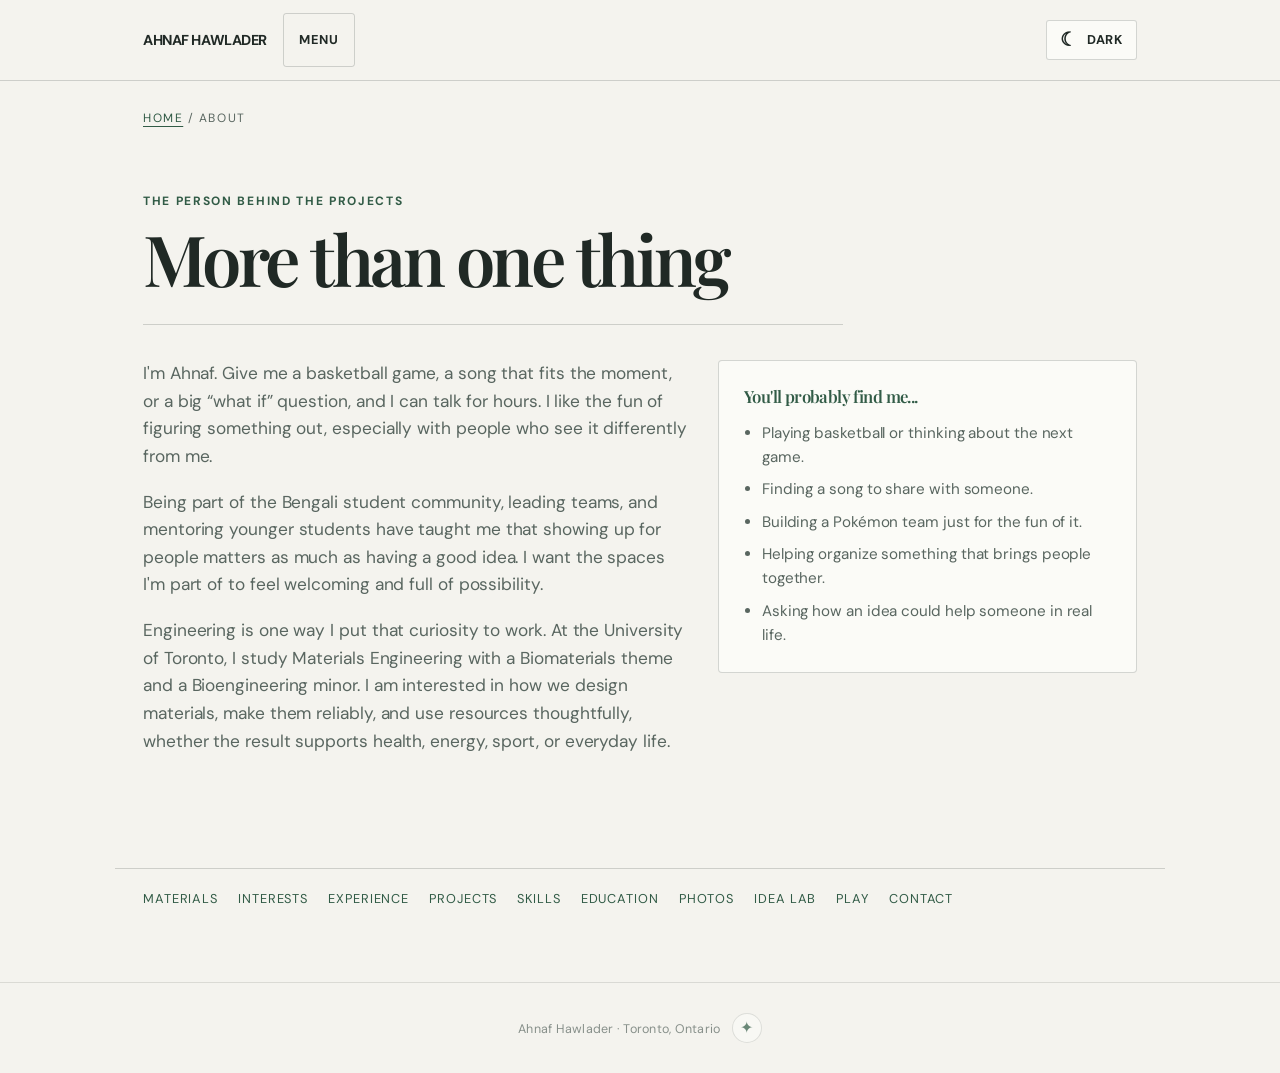
<file: about.html>
<!DOCTYPE html><html lang="en"><head><meta charset="UTF-8"><meta name="viewport" content="width=device-width, initial-scale=1, viewport-fit=cover">
<title>About | Ahnaf Hawlader</title><meta name="description" content="About of Ahnaf Hawlader.">
<script>
document.documentElement.classList.add('js-enabled');
try {
  var savedTheme = localStorage.getItem('ahnaf-mode');
  var preferredMode = window.matchMedia && window.matchMedia('(prefers-color-scheme: dark)').matches ? 'dark' : 'light';
  document.documentElement.setAttribute('data-theme', savedTheme === 'light' || savedTheme === 'dark' ? savedTheme : preferredMode);
} catch (e) {
  document.documentElement.setAttribute('data-theme', 'light');
}
</script><link rel="preconnect" href="https://fonts.googleapis.com">
<link rel="preconnect" href="https://fonts.gstatic.com" crossorigin>
<link href="https://fonts.googleapis.com/css2?family=DM+Sans:wght@400;500;600;700&amp;family=Inter:wght@400;500;600;700&amp;family=Nunito:wght@400;500;600;700;800&amp;family=Orbitron:wght@500;600;700&amp;family=Playfair+Display:wght@400;600;700&amp;family=Rye&amp;display=swap" rel="stylesheet"><style>
  :root {
    --bg: #FFF8FB; --bg-alt: #FFEAF2; --bg-panel: #FFFFFF;
    --cream: #352437; --cream-dim: #654B60;
    --marigold: #FFC2DA; --coral: #F39ABC; --teal: #E9B3D3;
    --pink-ink: #982F65; --blue-ink: #694470;
    --line: rgba(53,36,55,.16); --dot-color: rgba(243,154,188,.23);
    --nav-bg: rgba(255,248,251,.94); --pill-bg: rgba(53,36,55,.055);
    --subtle-fill: rgba(53,36,55,.05); --btn-ink: #3A2434;
    --btn-shadow: rgba(243,154,188,.32); --icon-bg: rgba(233,179,211,.26);
    --tag-bg: rgba(255,194,218,.32);
    --font-body: 'DM Sans', -apple-system, BlinkMacSystemFont, sans-serif;
    --font-display: 'Playfair Display', Georgia, serif; --display-weight: 600;
    --hero-glow: rgba(255,154,193,.31);
    --display-spacing: 0.005em;
    --radius-blob: 62% 38% 37% 63% / 58% 41% 59% 42%;
    box-sizing: border-box;
  }

  body { transition: background 0.25s ease, color 0.25s ease; }
  *, *::before, *::after { box-sizing: inherit; }
  html { scroll-behavior: smooth; scroll-padding-top: calc(72px + env(safe-area-inset-top, 0px)); }
  html, body { height: auto; }

  body {
    margin: 0;
    background: var(--bg);
    color: var(--cream);
    font-family: var(--font-body);
    line-height: 1.6;
    -webkit-font-smoothing: antialiased;
  }

  @media (prefers-reduced-motion: reduce) {
    * { animation-duration: 0.01ms !important; animation-iteration-count: 1 !important; transition-duration: 0.01ms !important; }
  }

  a { color: inherit; }

  h1, h2, h3 {
    font-family: var(--font-display);
    font-weight: var(--display-weight);
    margin: 0;
    line-height: 1.24;
    letter-spacing: var(--display-spacing);
  }

  .wrap {
    max-width: 1080px;
    margin: 0 auto;
    padding: 0 28px;
  }

  /* decorative dot texture */
  .dots {
    position: absolute;
    inset: 0;
    background-image: radial-gradient(circle, var(--dot-color) 1.4px, transparent 1.4px);
    background-size: 22px 22px;
    pointer-events: none;
  }

  /* ---------- NAV ---------- */
  header.nav {
    position: sticky;
    top: 0;
    z-index: 50;
    padding-top: env(safe-area-inset-top, 0px);
    background: var(--nav-bg);
    backdrop-filter: blur(10px);
    border-bottom: 1px solid var(--line);
  }
  .nav-inner {
    max-width: 1080px;
    margin: 0 auto;
    padding: 16px 28px;
  }
  .nav-links {
    display: flex;
    gap: 26px;
    list-style: none;
    margin: 0;
    padding: 0;
  }
  .nav-links a {
    text-decoration: none;
    font-size: 0.92rem;
    color: var(--cream-dim);
    transition: color 0.2s ease;
  }
  .nav-links a:hover, .nav-links a:focus-visible { color: var(--pink-ink); }
  .nav-links { display: none; }
  @media (min-width: 1240px) { .nav-links { display: flex; gap: 18px; } }
  .mobile-menu { position: relative; }
  .mobile-menu summary {
    cursor: pointer; list-style: none; min-height: 44px; display: flex; align-items: center;
    padding: 8px 15px; border-radius: 13px; border: 1px solid var(--line);
    background: var(--bg-panel); font-size: .94rem; font-weight: 800;
  }
  .mobile-menu summary::-webkit-details-marker { display: none; }
  .mobile-menu nav {
    position: absolute; top: calc(100% + 12px); left: 0;
    width: min(260px, calc(100vw - 24px)); max-height: min(70vh, 480px); overflow-y: auto;
    display: grid; gap: 3px; padding: 10px; background: var(--bg-panel);
    border: 1px solid var(--line); border-radius: 14px;
    box-shadow: 0 14px 35px rgba(0,0,0,.13);
  }
  .mobile-menu a { text-decoration: none; font-size: .95rem; font-weight: 700; padding: 10px; border-radius: 9px; }
  .mobile-menu a:hover { background: var(--pill-bg); color: var(--pink-ink); }
  @media (min-width: 1240px) { .mobile-menu { display: none; } }
  @media (max-width: 470px) {
    .nav-inner { padding: 10px 12px; }
    .nav-right { gap: 8px; }
    .mobile-menu summary { padding-inline: 10px; }
  }

  .nav-right {
    display: flex;
    align-items: center;
    justify-content: space-between;
    gap: 20px;
    width: 100%;
  }
  .theme-toggle {
    position: relative;
    width: 38px;
    height: 38px;
    border-radius: 10px;
    border: 1px solid var(--line);
    background: var(--pill-bg);
    color: var(--cream);
    display: flex;
    align-items: center;
    justify-content: center;
    cursor: pointer;
    padding: 0;
    transition: border-color 0.2s ease, color 0.2s ease;
  }
  .theme-toggle:hover { border-color: var(--teal); color: var(--blue-ink); }

  .theme-picker { display: flex; align-items: center; gap: 8px; flex-shrink: 0; }
  .swatch {
    width: 42px; height: 42px; flex-shrink: 0; padding: 0;
    display: grid; place-items: center; border: 2px solid var(--line);
    border-radius: 50%; color: #30251D; font-size: 1.1rem; cursor: pointer;
    background: linear-gradient(135deg, var(--sw-bg) 0 31%, var(--sw1) 32% 67%, var(--sw2) 68%);
    transition: transform .18s ease, border-color .18s ease, box-shadow .18s ease;
  }
  .swatch:hover { transform: translateY(-3px) scale(1.07); }
  .swatch.active { border-color: var(--pink-ink); box-shadow: 0 0 0 3px var(--bg-panel), 0 0 0 5px var(--pink-ink); }
  @media (max-width: 470px) {
    .theme-picker { gap: 7px; }
    .swatch { width: 36px; height: 36px; font-size: 1rem; }
  }
  @media (max-width: 350px) {
    .theme-picker { gap: 5px; }
    .swatch { width: 33px; height: 33px; }
  }

  /* A fresh welcome on every visit. */
  .intro-overlay { display: none; }
  .js-enabled .intro-overlay {
    position: fixed; inset: 0; z-index: 1000; display: grid; place-items: center;
    overflow: hidden; background: var(--bg); color: var(--cream); text-align: center;
    animation: intro-fade .7s ease 2.85s forwards;
  }
  .intro-overlay::before {
    content: ''; position: absolute; width: min(80vw, 600px); aspect-ratio: 1;
    border-radius: 50%; background: radial-gradient(circle, var(--hero-glow), transparent 68%);
  }
  .intro-stage { position: relative; z-index: 2; padding: 24px; animation: ninja-enter .8s cubic-bezier(.2,1.3,.45,1) both; }
  .intro-ninja { display: block; width: clamp(116px, 35vw, 168px); height: auto; margin: 0 auto 20px; filter: drop-shadow(0 14px 14px var(--btn-shadow)); }
  .intro-stage h2 { font-size: clamp(2.2rem, 8vw, 4rem); color: var(--pink-ink); }
  .intro-stage p { margin: 6px 0 0; color: var(--cream-dim); font-weight: 700; }
  .intro-skip {
    position: absolute; z-index: 4; right: max(20px, env(safe-area-inset-right));
    bottom: max(24px, env(safe-area-inset-bottom));
    padding: 9px 16px; border-radius: 999px; border: 1px solid var(--line);
    background: var(--bg-panel); color: var(--cream); font: 700 .9rem var(--font-body); cursor: pointer;
  }
  .intro-skip:hover { background: var(--tag-bg); }
  .intro-smoke {
    position: absolute; z-index: 3; left: 50%; top: 54%; width: min(44vw, 290px); aspect-ratio: 1;
    border-radius: 50%; pointer-events: none;
    background: radial-gradient(circle, var(--bg-panel) 5%, var(--marigold) 45%, transparent 72%);
    filter: blur(12px); opacity: 0; transform: translate(-50%, -50%) scale(.1);
    animation: smoke-poof 1.65s ease-out 1.35s both;
  }
  .intro-smoke:nth-of-type(2) { --smoke-x: -95%; --smoke-y: -30%; animation-delay: 1.47s; }
  .intro-smoke:nth-of-type(3) { --smoke-x: 85%; --smoke-y: -55%; animation-delay: 1.55s; }
  .intro-smoke:nth-of-type(4) { --smoke-x: -60%; --smoke-y: 55%; animation-delay: 1.62s; }
  .intro-smoke:nth-of-type(5) { --smoke-x: 65%; --smoke-y: 70%; animation-delay: 1.4s; }
  .intro-smoke:nth-of-type(6) { --smoke-x: 5%; --smoke-y: -105%; animation-delay: 1.7s; }
  @keyframes ninja-enter { from { opacity: 0; transform: translateY(-110px) rotate(-12deg) scale(.6); } to { opacity: 1; transform: none; } }
  @keyframes smoke-poof {
    20% { opacity: .86; }
    65% { opacity: .72; }
    to { opacity: 0; transform: translate(calc(-50% + var(--smoke-x, 0px)), calc(-50% + var(--smoke-y, -20%))) scale(2.4); }
  }
  @keyframes intro-fade { to { opacity: 0; visibility: hidden; pointer-events: none; } }
  .js-enabled .intro-overlay.dismissed { animation: none; opacity: 0; pointer-events: none; transition: opacity .25s ease; }
  @media (prefers-reduced-motion: reduce) {
    .js-enabled .intro-overlay { animation: intro-fade .01ms linear .5s forwards; }
    .intro-stage { animation: none; }
    .intro-smoke { display: none; }
  }

  /* ---------- HERO ---------- */
  .hero {
    position: relative;
    overflow: hidden;
    padding: 64px 0 80px;
    background: radial-gradient(circle at 78% 24%, var(--hero-glow), transparent 42%);
  }
  .hero::after {
    content: var(--hero-symbol, '✦'); position: absolute; top: 18px; right: 5%;
    color: var(--coral); opacity: .35; font-size: clamp(2.5rem, 5vw, 4.5rem);
    pointer-events: none; animation: bob 6s ease-in-out infinite;
  }
  .hero.theme-swap { animation: theme-flash .55s ease; }
  @keyframes theme-flash { from { filter: saturate(1.45) brightness(1.06); } to { filter: none; } }
  :root[data-theme="sakura"] { --hero-symbol: '✿'; }
  :root[data-theme="cyberpunk"] { --hero-symbol: '◇'; }
  :root[data-theme="western"] { --hero-symbol: '★'; }
  :root[data-theme="moonlit"] { --hero-symbol: '✿'; }
  :root[data-theme="cyberpunk"] .hero .dots {
    background-image: linear-gradient(rgba(49,231,245,.12) 1px, transparent 1px),
      linear-gradient(90deg, rgba(49,231,245,.12) 1px, transparent 1px);
    background-size: 32px 32px;
  }
  :root[data-theme="cyberpunk"] .hero h1 em { text-shadow: 0 0 20px var(--coral); }
  :root[data-theme="cyberpunk"] .btn-primary { box-shadow: 0 0 22px rgba(49,231,245,.28); }
  :root[data-theme="western"] .hero h1 em { text-shadow: 3px 3px 0 var(--marigold); }
  :root[data-theme="western"] .project-card:hover { box-shadow: 5px 5px 0 var(--marigold); }
  :root[data-theme="sakura"] .hero::after, :root[data-theme="moonlit"] .hero::after { opacity: .55; }
  .hero-grid {
    display: grid;
    grid-template-columns: 1fr;
    gap: 44px;
    align-items: center;
    position: relative;
    z-index: 2;
  }
  @media (min-width: 860px) {
    .hero-grid { grid-template-columns: 1.15fr 0.85fr; gap: 24px; }
  }
  .eyebrow-line {
    display: flex;
    align-items: center;
    gap: 10px;
    color: var(--pink-ink);
    font-size: 0.95rem;
    margin-bottom: 18px;
  }
  .eyebrow-line svg { flex-shrink: 0; }
  .hero h1 {
    font-size: clamp(2.5rem, 6vw, 4.1rem);
    line-height: 1.05;
    color: var(--cream);
  }
  .hero h1 em {
    font-style: italic;
    color: var(--pink-ink);
  }
  .hero-sub {
    margin-top: 20px;
    font-size: 1.15rem;
    color: var(--cream-dim);
    max-width: 46ch;
  }
  .hero-meta {
    margin-top: 26px;
    display: flex;
    flex-wrap: wrap;
    gap: 10px;
  }
  .pill {
    display: inline-flex;
    align-items: center;
    gap: 6px;
    padding: 7px 14px;
    border-radius: 999px;
    border: 1px solid var(--line);
    font-size: 0.85rem;
    color: var(--cream-dim);
    background: var(--pill-bg);
  }
  .hero-cta {
    margin-top: 34px;
    display: flex;
    flex-wrap: wrap;
    gap: 14px;
  }
  .btn {
    display: inline-flex;
    align-items: center;
    gap: 8px;
    padding: 13px 22px;
    border-radius: 12px;
    text-decoration: none;
    font-size: 0.95rem;
    font-weight: 600;
    transition: transform 0.18s ease, box-shadow 0.18s ease;
    border: 1px solid transparent;
  }
  .btn:hover { transform: translateY(-2px); }
  .btn-primary {
    background: var(--marigold);
    color: var(--btn-ink);
  }
  .btn-primary:hover { box-shadow: 0 10px 24px var(--btn-shadow); }
  .btn-ghost {
    border-color: var(--line);
    color: var(--cream);
  }
  .btn-ghost:hover { border-color: var(--teal); color: var(--blue-ink); }

  .photo-frame {
    position: relative;
    justify-self: center;
    width: min(340px, 78vw);
  }
  .blob-bg {
    position: absolute;
    inset: -18px;
    background: linear-gradient(135deg, var(--coral), var(--marigold));
    border-radius: var(--radius-blob);
    animation: morph 14s ease-in-out infinite;
    opacity: 0.9;
    z-index: 0;
  }
  .photo-frame img {
    position: relative;
    z-index: 1;
    width: 100%;
    display: block;
    object-fit: cover;
    aspect-ratio: 3/4;
    border-radius: var(--radius-blob);
    animation: morph 14s ease-in-out infinite;
    border: 4px solid var(--bg);
  }
  @keyframes morph {
    0%, 100% { border-radius: 62% 38% 37% 63% / 58% 41% 59% 42%; }
    33% { border-radius: 45% 55% 62% 38% / 40% 62% 38% 60%; }
    66% { border-radius: 55% 45% 40% 60% / 55% 35% 65% 45%; }
  }

  /* ---------- SECTION SHARED ---------- */
  section { position: relative; padding: 76px 0; }
  .section-alt { background: var(--bg-alt); }
  .kicker {
    color: var(--blue-ink);
    font-size: 0.95rem;
    margin-bottom: 10px;
    display: block;
  }
  .section-head {
    max-width: 640px;
    margin-bottom: 44px;
  }
  .section-head h2 {
    font-size: clamp(1.7rem, 3.4vw, 2.4rem);
    color: var(--cream);
  }
  .section-head p { color: var(--cream-dim); margin-top: 12px; font-size: 1.02rem; }
  /* ---------- ABOUT ---------- */
  .about-body {
    display: grid;
    grid-template-columns: 1fr;
    gap: 30px;
  }
  @media (min-width: 780px) {
    .about-body { grid-template-columns: 1.3fr 1fr; }
  }
  .about-body p {
    font-size: 1.08rem;
    color: var(--cream-dim);
    margin: 0 0 18px;
  }
  .about-body p:last-child { margin-bottom: 0; }
  .about-card {
    background: var(--bg-panel);
    border: 1px solid var(--line);
    border-radius: 20px;
    padding: 26px;
    align-self: start;
  }
  .about-card h3 {
    font-size: 1.05rem;
    color: var(--pink-ink);
    margin-bottom: 14px;
  }
  .about-card ul { margin: 0; padding-left: 18px; color: var(--cream-dim); font-size: 0.95rem; }
  .about-card li { margin-bottom: 8px; }
  .about-card li:last-child { margin-bottom: 0; }

  /* ---------- PROJECTS ---------- */
  .project-list {
    display: grid;
    gap: 20px;
    grid-template-columns: 1fr;
  }
  @media (min-width: 780px) {
    .project-list { grid-template-columns: repeat(3, 1fr); }
  }
  .project-card {
    background: var(--bg-panel);
    border: 1px solid var(--line);
    border-radius: 20px;
    padding: 28px 24px;
    display: flex;
    flex-direction: column;
    gap: 14px;
    transition: border-color 0.2s ease, transform 0.2s ease;
  }
  .project-card:hover { border-color: var(--teal); transform: translateY(-4px); }
  .project-icon {
    width: 42px; height: 42px;
    border-radius: 12px;
    display: flex; align-items: center; justify-content: center;
    background: var(--icon-bg);
    color: var(--blue-ink);
  }
  .project-card h3 { font-size: 1.15rem; color: var(--cream); }
  .project-meta { font-size: 0.82rem; color: var(--cream-dim); opacity: 0.85; }
  .project-card p { color: var(--cream-dim); font-size: 0.95rem; margin: 0; flex-grow: 1; }
  .tag-row { display: flex; flex-wrap: wrap; gap: 8px; margin-top: 4px; }
  .tag {
    font-size: 0.76rem;
    padding: 4px 10px;
    border-radius: 999px;
    background: var(--tag-bg);
    color: var(--pink-ink);
  }

  /* ---------- MATERIALS FOCUS ---------- */
  .dream-grid { display: grid; grid-template-columns: repeat(2, minmax(0, 1fr)); gap: 18px; }
  .dream-card {
    padding: 28px 24px; border-radius: 20px; border: 1px solid var(--line);
    background: var(--bg-panel); min-width: 0;
  }
  .dream-icon { display: block; font-size: 2rem; margin-bottom: 18px; }
  .dream-card h3 { font-size: 1.18rem; color: var(--pink-ink); }
  .dream-card p { color: var(--cream-dim); margin: 10px 0 0; font-size: .95rem; }
  @media (max-width: 720px) { .dream-grid { grid-template-columns: 1fr; } }

  /* ---------- TIMELINE ---------- */
  .timeline {
    position: relative;
    padding-left: 28px;
    border-left: 2px solid var(--line);
  }
  .t-item {
    position: relative;
    padding-bottom: 34px;
  }
  .t-item:last-child { padding-bottom: 0; }
  .t-item::before {
    content: "";
    position: absolute;
    left: -34px;
    top: 4px;
    width: 12px;
    height: 12px;
    border-radius: 50%;
    background: var(--coral);
    border: 3px solid var(--bg);
    box-shadow: 0 0 0 2px var(--coral);
  }
  #experience .section-head h2::after,
  #interests .section-head h2::after {
    display: inline-block; margin-left: .28em; color: var(--coral);
    font-family: var(--font-body); font-size: .55em; vertical-align: middle;
  }
  #experience .section-head h2::after { content: '✦'; }
  #interests .section-head h2::after { content: '♪'; color: var(--blue-ink); }
  #experience .section-head.revealed h2::after,
  #interests .section-head.revealed h2::after { animation: section-spark .75s ease-out both; }
  .t-item.revealed::before { animation: timeline-ping .8s ease-out; }
  .t-item:nth-child(even).revealed::before { animation-delay: .1s; }
  @keyframes section-spark {
    from { opacity: 0; transform: rotate(-25deg) scale(.45); }
    60% { opacity: 1; transform: rotate(12deg) scale(1.25); }
    to { opacity: 1; transform: rotate(0) scale(1); }
  }
  @keyframes timeline-ping {
    0% { transform: scale(.55); box-shadow: 0 0 0 2px var(--coral), 0 0 0 2px var(--tag-bg); }
    55% { transform: scale(1.13); box-shadow: 0 0 0 2px var(--coral), 0 0 0 11px transparent; }
    100% { transform: scale(1); box-shadow: 0 0 0 2px var(--coral), 0 0 0 11px transparent; }
  }
  .t-date { font-size: 0.82rem; color: var(--blue-ink); margin-bottom: 4px; }
  .t-item h3 { font-size: 1.08rem; color: var(--cream); margin-bottom: 2px; }
  .t-org { font-size: 0.92rem; color: var(--cream-dim); margin-bottom: 8px; display: block; }
  .t-item p { margin: 0; color: var(--cream-dim); font-size: 0.94rem; }
  .timeline-note {
    margin-top: 30px;
    font-size: 0.9rem;
    color: var(--cream-dim);
  }
  .timeline-note a { color: var(--blue-ink); text-decoration: underline; }
  .experience-bridge {
    margin-top: 34px; padding: 25px 28px; border: 1px solid var(--line);
    border-left: 4px solid var(--coral); border-radius: 16px; background: var(--bg-panel);
  }
  .experience-bridge h3 { font-size: 1.15rem; color: var(--pink-ink); }
  .experience-bridge p { margin: 9px 0 0; color: var(--cream-dim); }
  .experience-bridge a { color: var(--blue-ink); text-underline-offset: 3px; }

  /* ---------- SKILLS ---------- */
  .skills-grid {
    display: grid;
    grid-template-columns: 1fr;
    gap: 22px;
  }
  @media (min-width: 780px) {
    .skills-grid { grid-template-columns: repeat(3, 1fr); }
  }
  .skill-group {
    background: var(--bg-panel);
    border: 1px solid var(--line);
    border-radius: 20px;
    padding: 24px;
  }
  .skill-group h3 {
    font-size: 1rem;
    color: var(--blue-ink);
    margin-bottom: 16px;
  }
  .skill-pills { display: flex; flex-wrap: wrap; gap: 8px; }
  .skill-pill {
    font-size: 0.85rem;
    padding: 7px 13px;
    border-radius: 10px;
    background: var(--subtle-fill);
    border: 1px solid var(--line);
    color: var(--cream);
  }

  /* ---------- EDUCATION / HONORS ---------- */
  .edu-grid {
    display: grid;
    grid-template-columns: 1fr;
    gap: 24px;
  }
  @media (min-width: 780px) {
    .edu-grid { grid-template-columns: 1.4fr 1fr; }
  }
  .edu-card {
    background: var(--bg-panel);
    border: 1px solid var(--line);
    border-radius: 20px;
    padding: 26px;
    margin-bottom: 18px;
  }
  .edu-card:last-child { margin-bottom: 0; }
  .edu-card h3 { font-size: 1.1rem; color: var(--cream); }
  .edu-when { font-size: 0.85rem; color: var(--blue-ink); margin: 4px 0 10px; }
  .edu-card p { margin: 0; color: var(--cream-dim); font-size: 0.93rem; }
  .honor-list { list-style: none; margin: 0; padding: 0; }
  .honor-list li {
    display: flex; align-items: center; gap: 10px;
    padding: 10px 0;
    border-bottom: 1px solid var(--line);
    font-size: 0.93rem;
    color: var(--cream-dim);
  }
  .honor-list li:last-child { border-bottom: none; }
  .honor-list svg { flex-shrink: 0; color: var(--pink-ink); }

  /* ---------- CONTACT ---------- */
  .contact-panel {
    background: linear-gradient(135deg, var(--bg-panel), var(--bg-alt));
    border: 1px solid var(--line);
    border-radius: 26px;
    padding: 52px 40px;
    text-align: center;
    position: relative;
    overflow: hidden;
  }
  .contact-panel h2 { font-size: clamp(1.7rem, 4vw, 2.3rem); }
  .contact-panel p { color: var(--cream-dim); margin: 14px auto 30px; max-width: 46ch; }
  .contact-cta { display: flex; flex-wrap: wrap; justify-content: center; gap: 14px; }
  .resume-note {
    margin-top: 22px;
    font-size: 0.85rem;
    color: var(--cream-dim);
    opacity: 0.75;
  }

  footer {
    padding: 30px 0 calc(30px + env(safe-area-inset-bottom, 0px));
    text-align: center;
    font-size: 0.82rem;
    color: var(--cream-dim);
    opacity: 0.7;
  }

  /* ---------- MATCH GAME ---------- */
  .match-wrap { display: flex; flex-direction: column; align-items: center; gap: 22px; }
  .match-board {
    display: grid;
    grid-template-columns: repeat(4, 1fr);
    gap: 12px;
    max-width: 520px;
    width: 100%;
  }
  @media (min-width: 620px) { .match-board { grid-template-columns: repeat(4, 1fr); } }
  .match-card {
    position: relative;
    aspect-ratio: 3/4;
    border-radius: 12px;
    border: 1px solid var(--line);
    background: var(--bg-panel);
    cursor: pointer;
    padding: 0;
    perspective: 600px;
  }
  .match-face {
    position: absolute; inset: 0;
    display: flex; align-items: center; justify-content: center;
    border-radius: 12px;
    backface-visibility: hidden;
    transition: transform 0.4s ease;
    font-family: var(--font-display);
    font-size: 0.95rem;
    text-align: center;
    padding: 6px;
  }
  .match-front { background: linear-gradient(135deg, var(--coral), var(--marigold)); color: var(--btn-ink); font-size: 1.4rem; transform: rotateY(0deg); }
  .match-back { background: var(--pill-bg); color: var(--cream); border: 1px solid var(--line); transform: rotateY(180deg); }
  .match-card.flipped .match-front, .match-card.done .match-front { transform: rotateY(-180deg); }
  .match-card.flipped .match-back, .match-card.done .match-back { transform: rotateY(0deg); }
  .match-card.done { opacity: 0.55; cursor: default; }
  .match-hud { display: flex; align-items: center; gap: 18px; flex-wrap: wrap; justify-content: center; color: var(--cream-dim); font-size: 0.92rem; }
  .match-status { color: var(--pink-ink); font-weight: 600; }
  .match-best { color: var(--blue-ink); }
  .sparkle-button {
    border: 1px solid var(--line); border-radius: 999px; padding: 9px 15px;
    background: var(--bg-panel); color: var(--pink-ink); cursor: pointer;
    font: inherit; font-size: .86rem; font-weight: 600;
    transition: transform .2s ease, box-shadow .2s ease;
  }
  .sparkle-button:hover { transform: translateY(-3px) rotate(-2deg); box-shadow: 0 9px 22px var(--btn-shadow); }
  .curiosity-corner { text-align: center; margin-top: 26px; }
  .curiosity-note { color: var(--cream-dim); min-height: 1.6em; margin: 12px 0 0; font-size: .92rem; }
  .secret-button {
    display: inline-grid; place-items: center; margin-left: 8px; width: 30px; height: 30px;
    border: 1px solid var(--line); border-radius: 50%; background: var(--bg-panel);
    color: var(--pink-ink); cursor: pointer; font-size: 1rem;
    transition: transform .25s ease, background .25s ease;
  }
  .secret-button:hover { transform: rotate(30deg) scale(1.12); background: var(--tag-bg); }
  .secret-message { display: block; min-height: 1.5em; margin-top: 8px; color: var(--pink-ink); font-weight: 600; opacity: 1; }
  .secret-message[hidden] { display: none; }
  /* ---------- IDEA LAB ---------- */
  .lab-shell {
    display: grid; grid-template-columns: minmax(0, 1fr) minmax(0, 1fr);
    gap: 26px; padding: 30px; border: 1px solid var(--line);
    border-radius: 26px; background: var(--bg-panel);
    box-shadow: 0 18px 50px rgba(51,50,74,.06);
  }
  .lab-controls { display: grid; gap: 20px; align-content: center; }
  .lab-choice-title { display: block; margin-bottom: 10px; font-weight: 700; color: var(--cream); }
  .lab-options { display: flex; flex-wrap: wrap; gap: 9px; }
  .lab-option {
    padding: 9px 13px; border: 1px solid var(--line); border-radius: 999px;
    background: var(--pill-bg); color: var(--cream); font: inherit;
    cursor: pointer; transition: transform .2s ease, background .2s ease, border-color .2s ease;
  }
  .lab-option:hover { transform: translateY(-3px); border-color: var(--teal); }
  .lab-option[aria-pressed="true"] { background: var(--tag-bg); border-color: var(--pink-ink); color: var(--pink-ink); font-weight: 700; }
  .lab-result {
    min-height: 265px; display: flex; flex-direction: column; justify-content: center;
    position: relative; overflow: hidden; padding: 30px; border-radius: 21px;
    background: linear-gradient(145deg, var(--tag-bg), var(--icon-bg), var(--bg-alt));
    border: 1px solid var(--line);
  }
  .lab-result::before, .lab-result::after {
    content: ''; position: absolute; border: 2px solid var(--line); border-radius: 50%; pointer-events: none;
  }
  .lab-result::before { width: 180px; height: 180px; right: -55px; top: -80px; }
  .lab-result::after { width: 90px; height: 90px; right: 45px; bottom: -42px; }
  .lab-result > * { position: relative; z-index: 1; }
  .lab-label { font-size: .75rem; text-transform: uppercase; letter-spacing: .13em; color: var(--blue-ink); font-weight: 700; }
  .lab-result h3 { margin: 12px 0; font-size: clamp(1.45rem, 3vw, 2rem); line-height: 1.15; }
  .lab-result p { margin: 0; color: var(--cream-dim); max-width: 46ch; }
  .lab-result.swap > * { animation: lab-appear .35s ease both; }
  .lab-footnote { margin: 16px 0 0; color: var(--cream-dim); font-size: .85rem; }
  @keyframes lab-appear { from { opacity: 0; transform: translateY(8px); } to { opacity: 1; transform: translateY(0); } }
  @media (max-width: 720px) { .lab-shell { grid-template-columns: 1fr; padding: 18px; } .lab-result { min-height: 225px; } }
  .confetti-piece {
    position: fixed; z-index: 100; top: -24px; left: var(--x); pointer-events: none;
    font-size: 20px; animation: confetti-fall var(--duration) ease-in forwards;
  }
  @keyframes confetti-fall { to { transform: translate(var(--drift), 105vh) rotate(550deg); opacity: 0; } }

  /* ---------- SMALL INTERACTIONS ---------- */
  .scroll-progress {
    position: absolute; bottom: -1px; left: 0; height: 3px; width: 100%;
    background: linear-gradient(90deg, var(--coral), var(--teal));
    transform: scaleX(0); transform-origin: left; pointer-events: none;
  }
  .hero-copy { animation: arrive 0.8s ease both; }
  .photo-frame { animation: arrive 0.9s 0.12s ease both, float 6s 1s ease-in-out infinite; }
  .hero-orbit {
    position: absolute; z-index: 2; width: 44px; height: 44px; border-radius: 14px;
    display: grid; place-items: center; background: var(--bg-panel);
    border: 1px solid var(--line); box-shadow: 0 12px 28px rgba(51,50,74,.12);
    font-size: 1.35rem; pointer-events: none;
  }
  .hero-orbit.one { top: -10px; right: -18px; animation: bob 5s ease-in-out infinite; }
  .hero-orbit.two { bottom: 34px; left: -28px; animation: bob 5s 1.5s ease-in-out infinite; }
  .feature-banner {
    margin: 0; position: relative; overflow: hidden; background: var(--bg-alt);
    border-block: 1px solid var(--line);
  }
  .feature-banner img {
    width: 100%; height: clamp(220px, 25vw, 370px); display: block;
    object-fit: cover; object-position: 65% center;
    transition: transform .8s ease;
  }
  .feature-banner:hover img { transform: scale(1.025); }
  .feature-banner figcaption {
    position: absolute; left: max(24px, calc((100vw - 1024px)/2)); bottom: 20px;
    padding: 9px 14px; border-radius: 10px; color: #33324A;
    background: rgba(255,255,255,.92); font-size: .85rem; font-weight: 600;
    box-shadow: 0 6px 25px rgba(0,0,0,.12);
  }
  .interest-grid { display: grid; grid-template-columns: repeat(3, 1fr); gap: 18px; }
  .interest-card {
    position: relative; overflow: hidden; padding: 28px 24px;
    background: var(--bg-panel); border: 1px solid var(--line); border-radius: 20px;
    transition: transform .25s ease, box-shadow .25s ease, border-color .25s ease;
  }
  .interest-card::after {
    content: ''; position: absolute; width: 120px; height: 120px; right: -55px; top: -55px;
    border-radius: 50%; background: var(--tag-bg); transition: transform .4s ease;
  }
  .interest-card:hover { transform: translateY(-6px) rotate(-.5deg); border-color: var(--teal); box-shadow: 0 16px 30px rgba(51,50,74,.09); }
  .interest-card:hover::after { transform: scale(1.5); }
  .interest-icon { display: block; font-size: 2rem; margin-bottom: 18px; transition: transform .3s ease; }
  .interest-card.revealed:nth-child(1) .interest-icon { animation: music-sway .7s ease-out .1s; }
  .interest-card.revealed:nth-child(2) .interest-icon { animation: ball-bounce .8s ease-out .16s; }
  .interest-card.revealed:nth-child(3) .interest-icon { animation: spark-turn .75s ease-out .22s; }
  @keyframes music-sway {
    0% { transform: rotate(-13deg) scale(.8); }
    55% { transform: rotate(10deg) scale(1.12); }
    100% { transform: none; }
  }
  @keyframes ball-bounce {
    0% { transform: translateY(-13px) scale(.88); }
    45% { transform: translateY(3px) scale(1.06,.94); }
    70% { transform: translateY(-5px); }
    100% { transform: none; }
  }
  @keyframes spark-turn {
    0% { transform: rotate(-20deg) scale(.7); opacity: .5; }
    65% { transform: rotate(12deg) scale(1.16); opacity: 1; }
    100% { transform: none; opacity: 1; }
  }
  .interest-card:hover .interest-icon { transform: rotate(-12deg) scale(1.15); }
  .interest-card h3 { font-size: 1.18rem; }
  .interest-card p { color: var(--cream-dim); margin: 10px 0 0; font-size: .95rem; }
  .photo-story { margin-top: 56px; }
  .photo-story h3 { font-size: clamp(1.45rem, 3vw, 2rem); }
  .photo-story p { margin: 8px 0 22px; color: var(--cream-dim); }
  .photo-gallery { display: grid; grid-template-columns: 1.25fr .85fr; gap: 18px; }
  .gallery-shot {
    position: relative; margin: 0; aspect-ratio: 1.42; overflow: hidden;
    border: 1px solid var(--line); border-radius: 22px;
    background: var(--bg-panel);
  }
  .gallery-shot.portrait { aspect-ratio: .96; }
  .gallery-shot::after {
    content: ''; position: absolute; inset: 48% 0 0;
    background: linear-gradient(transparent, rgba(15,18,32,.7)); pointer-events: none;
  }
  .gallery-shot img {
    display: block; width: 100%; height: 100%; object-fit: cover;
    transition: transform .45s ease;
  }
  .gallery-open { width: 100%; height: 100%; display: block; border: 0; padding: 0; background: transparent; cursor: zoom-in; }
  .gallery-open:focus-visible { outline: 3px solid var(--marigold); outline-offset: -5px; }
  .gallery-shot figcaption { pointer-events: none; }
  .photo-dialog {
    width: min(92vw, 1000px); max-height: 90vh; padding: 12px; border: 1px solid var(--line);
    border-radius: 18px; background: var(--bg-panel); color: var(--cream);
    box-shadow: 0 24px 60px rgba(0,0,0,.35);
  }
  .photo-dialog::backdrop { background: rgba(9,11,28,.84); backdrop-filter: blur(5px); }
  .photo-dialog img { display: block; width: 100%; max-height: 76vh; object-fit: contain; border-radius: 10px; }
  .photo-dialog p { margin: 10px 6px 2px; text-align: center; }
  .photo-close {
    position: absolute; top: 18px; right: 18px; z-index: 2; border: 0; border-radius: 999px;
    padding: 8px 14px; background: var(--bg-panel); color: var(--cream);
    font: inherit; font-weight: 800; cursor: pointer; box-shadow: 0 3px 14px rgba(0,0,0,.22);
  }
  .back-to-top {
    position: fixed; z-index: 45; right: max(18px, env(safe-area-inset-right));
    bottom: calc(18px + env(safe-area-inset-bottom, 0px));
    width: 50px; height: 50px; border: 0; border-radius: 50%;
    background: conic-gradient(var(--pink-ink) var(--scroll-turn, 0deg), var(--line) 0);
    color: var(--cream); font: 800 1.45rem var(--font-body); cursor: pointer;
    opacity: 0; transform: translateY(15px); pointer-events: none;
    transition: opacity .25s ease, transform .25s ease;
  }
  .back-to-top::before { content: ''; position: absolute; inset: 4px; border-radius: 50%; background: var(--bg-panel); }
  .back-to-top span { position: relative; }
  .back-to-top.visible { opacity: 1; transform: translateY(0); pointer-events: auto; }
  .back-to-top:hover { transform: translateY(-4px); }
  .gallery-shot.wide img { object-position: center 47%; }
  .gallery-shot.portrait img { object-position: center 42%; }
  .gallery-shot:hover img { transform: scale(1.035); }
  .gallery-shot figcaption {
    position: absolute; z-index: 1; left: 20px; bottom: 16px;
    color: #FFFFFF; font-weight: 800; font-size: 1rem;
    text-shadow: 0 1px 8px rgba(0,0,0,.5);
  }
  .reveal-ready { opacity: 0; transform: translateY(18px); }
  .reveal-ready.revealed { opacity: 1; transform: translateY(0); transition: opacity .65s ease, transform .65s ease; }
  .match-card.done { animation: match-pop .4s ease; }
  .match-status.celebrate { animation: match-pop .5s ease; }
  @keyframes arrive { from { opacity: 0; transform: translateY(18px); } to { opacity: 1; transform: translateY(0); } }
  @keyframes float { 0%, 100% { translate: 0 0; } 50% { translate: 0 -8px; } }
  @keyframes bob { 0%, 100% { transform: rotate(-8deg) translateY(0); } 50% { transform: rotate(8deg) translateY(-10px); } }
  @keyframes match-pop { 50% { transform: scale(1.08); } }
  @media (max-width: 720px) {
    .wrap { padding-inline: 20px; }
    section { padding-block: 58px; }
    .section-head { margin-bottom: 30px; }
    .hero { padding-block: 48px 64px; }
    .hero-grid { gap: 36px; }
    .hero h1 { font-size: clamp(2.25rem, 8vw, 3.2rem); line-height: 1.12; }
    .hero-sub { font-size: 1.04rem; }
    .photo-frame { width: min(300px, 75vw); }
    .contact-panel { padding: 36px 22px; }
    .contact-cta { flex-direction: column; align-items: stretch; }
    .contact-cta .btn { min-width: 0; justify-content: center; overflow-wrap: anywhere; text-align: center; }
    .match-board { gap: 8px; }
    .match-face { font-size: .83rem; overflow-wrap: anywhere; }
    .interest-grid { grid-template-columns: 1fr; }
    .photo-story { margin-top: 42px; }
    .photo-gallery { grid-template-columns: 1fr; gap: 16px; }
    .gallery-shot.wide { aspect-ratio: 1.5; }
    .gallery-shot.portrait { aspect-ratio: .85; }
    .feature-banner img { object-position: 78% center; }
    .feature-banner figcaption { left: 16px; bottom: 14px; font-size: .76rem; }
    .hero-orbit.one { right: -8px; }
    .hero-orbit.two { left: -8px; }
  }
  @media (max-width: 400px) {
    .wrap { padding-inline: 16px; }
    .hero-cta { flex-direction: column; align-items: stretch; }
    .hero-cta .btn { justify-content: center; }
    .match-board { gap: 6px; }
    .match-face { font-size: .75rem; padding: 3px; }
    .match-hud { gap: 10px; }
    .lab-option { padding: 8px 11px; }
  }
  @media (prefers-reduced-motion: reduce) {
    html { scroll-behavior: auto; }
    .photo-frame, .hero-copy, .hero-orbit, .hero::after { animation: none !important; }
    .reveal-ready { opacity: 1; transform: none; }
    .feature-banner:hover img, .interest-card:hover, .interest-card:hover .interest-icon, .gallery-shot:hover img { transform: none; }
    .confetti-piece { animation: none; display: none; }
    .lab-result.swap > * { animation: none; }
  }

  ::selection { background: var(--marigold); color: var(--btn-ink); }

  :focus-visible {
    outline: 2px solid var(--teal);
    outline-offset: 3px;
  }

/* A calmer layout; original palette and font variables above are unchanged. */
header.nav.page-nav .nav-inner { display:flex; align-items:center; gap:16px; max-width:1050px; }
.page-nav .nav-right { flex:1; min-width:0; justify-content:flex-end; }
.page-nav .mobile-menu { display:block; margin-right:auto; }
.page-nav .nav-links { display:none!important; }
.site-brand { color:var(--cream); text-decoration:none; font:var(--display-weight) 1.15rem var(--font-display); white-space:nowrap; }
.site-brand:hover { color:var(--pink-ink); }
.simple-page main > section { min-height:calc(100svh - 180px); background:var(--bg); }
.simple-page .wrap { max-width:900px; }
.simple-page .section-head { max-width:700px; }
.simple-page .dots { display:none; }
.simple-page .project-list { grid-template-columns:1fr; gap:14px; }
.simple-page .project-card { gap:8px; }
.simple-page .project-card:hover { transform:none; }
.simple-page .dream-card,.simple-page .project-card,.simple-page .interest-card,
.simple-page .skill-group,.simple-page .edu-card,.simple-page .experience-bridge,
.simple-page .about-card { border-radius:12px; box-shadow:none; }
.simple-page .interest-card:hover .interest-icon { transform:none; }
.simple-page .gallery-shot { border-radius:12px; }
.simple-page .gallery-shot:hover img { transform:none; }
.simple-page .photo-story { margin-top:0; }
.simple-page .photo-gallery { grid-template-columns:repeat(2,minmax(0,1fr)); }
.simple-page .photo-gallery .gallery-shot { aspect-ratio:1.4; }
.simple-page .photo-gallery .gallery-shot.portrait { aspect-ratio:1.4; }
.page-intro { max-width:900px; margin:0 auto; padding:42px 28px 0; color:var(--cream-dim); font-size:.9rem; }
.page-intro a { color:var(--blue-ink); }
.page-links { max-width:900px; margin:0 auto; padding:12px 28px 72px; display:flex; flex-wrap:wrap; gap:8px 18px; }
.page-links a { color:var(--blue-ink); font-size:.88rem; text-underline-offset:3px; }
.home-page .home-landing { min-height:calc(100svh - 60px); display:grid; place-items:center; position:relative; padding:86px 22px 65px; text-align:center; background:var(--bg); }
.home-page .theme-picker { position:absolute; top:22px; right:24px; }
.home-center { width:100%; max-width:760px; }
.home-center h1 { margin:0; color:var(--cream); font-family:var(--font-display); font-weight:var(--display-weight); letter-spacing:var(--display-spacing); font-size:clamp(2.45rem,6vw,3.5rem); line-height:1.18; }
.home-sub { margin:12px auto 0; color:var(--cream-dim); font-size:clamp(1rem,2vw,1.12rem); font-style:italic; }
.home-social { display:flex; justify-content:center; gap:18px; margin:26px 0 18px; }
.home-social a { display:grid; place-items:center; width:30px; height:30px; color:var(--cream); }
.home-social a:hover { color:var(--pink-ink); }
.home-social svg { width:26px; height:26px; fill:none; stroke:currentColor; stroke-width:1.9; stroke-linecap:round; stroke-linejoin:round; }
.home-links { display:grid; justify-items:center; gap:4px; }
.home-links a { display:block; padding:4px 12px; color:var(--cream); text-decoration:none; font-size:1.25rem; letter-spacing:.035em; }
.home-links a:hover { color:var(--pink-ink); text-decoration:underline; text-underline-offset:5px; }
.home-more { margin:19px auto 0; width:min(100%,480px); color:var(--cream-dim); }
.home-more summary { cursor:pointer; display:inline-block; list-style:none; padding:4px 12px; border-bottom:1px solid var(--line); }
.home-more summary::-webkit-details-marker { display:none; }
.home-more nav { display:flex; flex-wrap:wrap; justify-content:center; gap:4px 13px; margin-top:10px; }
.home-more a { color:var(--blue-ink); font-size:.88rem; }
.home-note { margin:30px 0 0; color:var(--cream-dim); font-size:.84rem; }
.home-page footer { min-height:60px; }
@media (max-width:720px) {
 .simple-page .photo-gallery { grid-template-columns:1fr; }
 .page-intro { padding:24px 20px 0; }
 .page-links { padding:12px 20px 55px; }
}
@media (max-width:510px) {
 .page-nav .nav-inner { gap:8px; padding:10px 12px; }
 .site-brand { font-size:.9rem; width:88px; white-space:normal; line-height:1.12; }
 .page-nav .nav-right { gap:8px; }
 .home-page .theme-picker { top:18px; right:18px; }
 .home-center h1 { font-size:2.35rem; }
 .home-links a { font-size:1.1rem; }
}
</style><link rel="stylesheet" href="minimal.css"></head><body class="simple-page"><header class="nav page-nav"><div class="scroll-progress" id="scrollProgress" aria-hidden="true"></div><div class="nav-inner">
<a class="site-brand" href="index.html">Ahnaf Hawlader</a><div class="nav-right"><details class="mobile-menu"><summary>Menu</summary><nav aria-label="Site pages"><a href="about.html">About</a><a href="materials.html">Materials</a><a href="interests.html">Interests</a><a href="experience.html">Experience</a><a href="projects.html">Projects</a><a href="skills.html">Skills</a><a href="education.html">Education</a><a href="photos.html">Photos</a><a href="idea-lab.html">Idea Lab</a><a href="play.html">Play</a><a href="contact.html">Contact</a></nav></details><div class="theme-picker"><button class="mode-toggle" type="button" aria-label="Switch colour mode" aria-pressed="false"><span class="mode-icon" aria-hidden="true">◐</span><span class="mode-word">Dark</span></button></div></div></div></header><main id="top"><p class="page-intro"><a href="index.html">Home</a> / About</p>  <section id="about">
    <div class="wrap">
      <div class="section-head">
        <span class="kicker">The person behind the projects</span>
        <h2>More than one thing</h2>
      </div>
      <div class="about-body">
        <div>
          <p>I'm Ahnaf. Give me a basketball game, a song that fits the moment, or a big “what if” question, and I can talk for hours. I like the fun of figuring something out, especially with people who see it differently from me.</p>
          <p>Being part of the Bengali student community, leading teams, and mentoring younger students have taught me that showing up for people matters as much as having a good idea. I want the spaces I'm part of to feel welcoming and full of possibility.</p>
          <p>Engineering is one way I put that curiosity to work. At the University of Toronto, I study Materials Engineering with a Biomaterials theme and a Bioengineering minor. I am interested in how we design materials, make them reliably, and use resources thoughtfully, whether the result supports health, energy, sport, or everyday life.</p>
        </div>
        <div class="about-card">
          <h3>You'll probably find me...</h3>
          <ul>
            <li>Playing basketball or thinking about the next game.</li>
            <li>Finding a song to share with someone.</li>
            <li>Building a Pokémon team just for the fun of it.</li>
            <li>Helping organize something that brings people together.</li>
            <li>Asking how an idea could help someone in real life.</li>
          </ul>
        </div>
      </div>
    </div>
  </section></main><nav class="page-links" aria-label="Other pages"><a href="materials.html">Materials</a><a href="interests.html">Interests</a><a href="experience.html">Experience</a><a href="projects.html">Projects</a><a href="skills.html">Skills</a><a href="education.html">Education</a><a href="photos.html">Photos</a><a href="idea-lab.html">Idea Lab</a><a href="play.html">Play</a><a href="contact.html">Contact</a></nav><dialog class="photo-dialog" id="photoDialog" aria-label="Enlarged campus photo">
  <button class="photo-close" id="photoClose" type="button" aria-label="Close photo">Close ✕</button>
  <img id="photoDialogImage" alt="">
  <p id="photoDialogCaption"></p>
</dialog>
<button class="back-to-top" id="backToTop" type="button" aria-label="Back to top" title="Back to top"><span>↑</span></button>

<footer>
  Ahnaf Hawlader · Toronto, Ontario <button class="secret-button" id="secretButton" type="button" aria-label="Reveal a secret" aria-expanded="false" aria-controls="secretMessage">✦</button>
  <span class="secret-message" id="secretMessage" hidden>Avram was here! Official little-brother quality control 🏀✨</span>
</footer>

<script>
(function () {
  var intro = document.getElementById('introOverlay');
  if (intro) {
    var reducedIntro = window.matchMedia && window.matchMedia('(prefers-reduced-motion: reduce)').matches;
    var introSkip = document.getElementById('introSkip');
    introSkip.focus({ preventScroll: true });
    var introTimer = window.setTimeout(function () { intro.remove(); }, reducedIntro ? 650 : 3700);
    introSkip.addEventListener('click', function () {
      window.clearTimeout(introTimer);
      intro.classList.add('dismissed');
      window.setTimeout(function () { intro.remove(); }, reducedIntro ? 0 : 260);
    });
  }
  var root = document.documentElement;
  window.addEventListener('DOMContentLoaded', function () {
    var mobileMenu = document.querySelector('.mobile-menu');
    if (mobileMenu) mobileMenu.querySelectorAll('a').forEach(function (link) {
      link.addEventListener('click', function () { mobileMenu.open = false; });
    });
    function updateModeButton() {
      var dark = root.getAttribute('data-theme') === 'dark';
      document.querySelectorAll('.mode-toggle').forEach(function (button) {
        button.setAttribute('aria-pressed', String(dark));
        button.setAttribute('aria-label', dark ? 'Switch to light mode' : 'Switch to dark mode');
        button.setAttribute('title', dark ? 'Light mode' : 'Dark mode');
        var icon = button.querySelector('.mode-icon');
        var word = button.querySelector('.mode-word');
        if (icon) icon.textContent = dark ? '☀' : '☾';
        if (word) word.textContent = dark ? 'Light' : 'Dark';
      });
    }
    updateModeButton();
    document.querySelectorAll('.mode-toggle').forEach(function (button) {
      button.addEventListener('click', function () {
        var next = root.getAttribute('data-theme') === 'dark' ? 'light' : 'dark';
        root.setAttribute('data-theme', next);
        try { localStorage.setItem('ahnaf-mode', next); } catch (e) { /* local preferences unavailable */ }
        updateModeButton();
      });
    });
    var progress = document.getElementById('scrollProgress');
    var backToTop = document.getElementById('backToTop');
    var updateProgress = function () {
      var max = document.documentElement.scrollHeight - window.innerHeight;
      var fraction = max > 0 ? Math.max(0, Math.min(1, window.scrollY / max)) : 0;
      if (progress) progress.style.transform = 'scaleX(' + fraction + ')';
      if (backToTop) {
        backToTop.style.setProperty('--scroll-turn', (fraction * 360) + 'deg');
        backToTop.classList.toggle('visible', window.scrollY > 500);
      }
    };
    window.addEventListener('scroll', updateProgress, { passive: true });
    window.addEventListener('resize', updateProgress);
    updateProgress();
    if (backToTop) backToTop.addEventListener('click', function () {
      var reduced = window.matchMedia && window.matchMedia('(prefers-reduced-motion: reduce)').matches;
      window.scrollTo({ top: 0, behavior: reduced ? 'auto' : 'smooth' });
    });

    var photoDialog = document.getElementById('photoDialog');
    var photoDialogImage = document.getElementById('photoDialogImage');
    var photoDialogCaption = document.getElementById('photoDialogCaption');
    var lastPhotoButton = null;
    document.querySelectorAll('.gallery-open').forEach(function (button) {
      button.addEventListener('click', function () {
        var figure = button.closest('figure');
        var photo = button.querySelector('img');
        if (!photoDialog || !photo) return;
        lastPhotoButton = button;
        photoDialogImage.src = photo.src;
        photoDialogImage.alt = photo.alt;
        photoDialogCaption.textContent = figure.querySelector('figcaption').textContent;
        photoDialog.showModal();
      });
    });
    var photoClose = document.getElementById('photoClose');
    if (photoClose) photoClose.addEventListener('click', function () { photoDialog.close(); });
    if (photoDialog) {
      photoDialog.addEventListener('click', function (event) {
        if (event.target === photoDialog) photoDialog.close();
      });
      photoDialog.addEventListener('close', function () {
        photoDialogImage.removeAttribute('src');
        if (lastPhotoButton) lastPhotoButton.focus();
      });
    }

    var reduceMotion = window.matchMedia && window.matchMedia('(prefers-reduced-motion: reduce)').matches;
    var revealTargets = document.querySelectorAll('.section-head, .about-card, .dream-card, .project-card, .t-item, .skill-group, .edu-card, .interest-card, .gallery-shot, .contact-panel');
    if (!reduceMotion && 'IntersectionObserver' in window) {
      revealTargets.forEach(function (el) { el.classList.add('reveal-ready'); });
      var io = new IntersectionObserver(function (entries) {
        entries.forEach(function (entry) {
          if (entry.isIntersecting) {
            entry.target.classList.add('revealed');
            io.unobserve(entry.target);
          }
        });
      }, { threshold: 0.08, rootMargin: '0px 0px 30px 0px' });
      revealTargets.forEach(function (el) { io.observe(el); });
    }
  });
})();
</script><script>
(function () {
  var TERMS = [
    { name: 'Bridge', icon: '🌉' },
    { name: 'Gear', icon: '⚙️' },
    { name: 'Circuit', icon: '🔌' },
    { name: 'Robot', icon: '🤖' },
    { name: 'Rocket', icon: '🚀' },
    { name: 'Lightbulb', icon: '💡' }
  ];
  var board = document.getElementById('matchBoard');
  var movesEl = document.getElementById('matchMoves');
  var bestEl = document.getElementById('matchBest');
  var statusEl = document.getElementById('matchStatus');
  var resetBtn = document.getElementById('matchReset');
  if (!board) return;

  var first = null, second = null, lock = false, moves = 0, matched = 0, turnTimer = null;
  var best = null;
  try {
    var savedBest = Number(localStorage.getItem('ahnaf-match-best'));
    if (savedBest > 0) best = savedBest;
  } catch (e) { /* storage can be unavailable */ }
  if (bestEl) bestEl.textContent = best === null ? 'None yet' : String(best);

  function shuffle(arr) {
    for (var i = arr.length - 1; i > 0; i--) {
      var j = Math.floor(Math.random() * (i + 1));
      var t = arr[i]; arr[i] = arr[j]; arr[j] = t;
    }
    return arr;
  }

  function buildBoard() {
    if (turnTimer) clearTimeout(turnTimer);
    board.innerHTML = '';
    first = null; second = null; lock = false; moves = 0; matched = 0;
    movesEl.textContent = '0';
    statusEl.textContent = '';
    statusEl.classList.remove('celebrate');
    var deck = shuffle(TERMS.concat(TERMS));
    deck.forEach(function (card) {
      var el = document.createElement('button');
      el.type = 'button';
      el.className = 'match-card';
      el.setAttribute('data-term', card.name);
      el.setAttribute('aria-label', 'Face down card');
      el.innerHTML = '<span class="match-face match-front" aria-hidden="true">?</span><span class="match-face match-back" aria-hidden="true"><span>' + card.icon + '<br>' + card.name + '</span></span>';
      el.addEventListener('click', function () { onFlip(el); });
      board.appendChild(el);
    });
  }

  function onFlip(el) {
    if (lock || el.classList.contains('flipped') || el.classList.contains('done')) return;
    el.classList.add('flipped');
    el.setAttribute('aria-label', el.getAttribute('data-term'));
    if (!first) { first = el; return; }
    second = el;
    lock = true;
    moves++;
    movesEl.textContent = String(moves);
    var isMatch = first.getAttribute('data-term') === second.getAttribute('data-term');
    turnTimer = setTimeout(function () {
      if (isMatch) {
        first.classList.add('done');
        second.classList.add('done');
        first.setAttribute('aria-label', 'Matched ' + first.getAttribute('data-term'));
        second.setAttribute('aria-label', 'Matched ' + second.getAttribute('data-term'));
        matched += 2;
        if (matched === TERMS.length * 2) {
          statusEl.textContent = 'Solved in ' + moves + ' moves! 🎉';
          statusEl.classList.add('celebrate');
          if (best === null || moves < best) {
            best = moves;
            if (bestEl) bestEl.textContent = String(best);
            try { localStorage.setItem('ahnaf-match-best', String(best)); } catch (e) { /* no-op */ }
          }
          document.dispatchEvent(new Event('portfolioCelebrate'));
        }
      } else {
        first.classList.remove('flipped');
        second.classList.remove('flipped');
        first.setAttribute('aria-label', 'Face down card');
        second.setAttribute('aria-label', 'Face down card');
      }
      first = null; second = null; lock = false;
      turnTimer = null;
    }, isMatch ? 350 : 700);
  }

  if (resetBtn) resetBtn.addEventListener('click', buildBoard);
  buildBoard();
})();
</script><script>
(function () {
  var notes = [
    'Big ideas often start with a curious question.',
    'Build, test, learn, and try again.',
    'Every great team has people with different strengths.',
    'A little creativity can change how you see a problem.',
    'Take a break. The next idea might arrive while you play.'
  ];
  var noteIndex = -1;
  var note = document.getElementById('curiosityNote');
  var button = document.getElementById('curiosityButton');
  if (button && note) button.addEventListener('click', function () {
    noteIndex = (noteIndex + 1) % notes.length;
    note.textContent = notes[noteIndex];
  });

  var ideas = {
    mobility: {
      hydrogel: ['Comfort-first prosthetic liner', 'Imagine a soft liner that helps cushion pressure points, making a prosthetic more comfortable to wear.'],
      composite: ['Lightweight mobility frame', 'Imagine a strong, light frame that makes a mobility aid easier to carry and use.'],
      fabric: ['Movement-aware sleeve', 'Imagine a flexible sleeve that tracks motion and helps someone follow their rehabilitation exercises.']
    },
    healing: {
      hydrogel: ['Gentle wound dressing', 'Imagine a moisture-friendly dressing designed to protect a wound as it heals.'],
      composite: ['Protective recovery brace', 'Imagine a light brace that provides support while leaving room for comfortable movement.'],
      fabric: ['Recovery check-in wrap', 'Imagine a soft wrap that helps track movement during physical therapy.']
    },
    sport: {
      hydrogel: ['Cushioned grip concept', 'Imagine a soft, grippy layer that could make training equipment more comfortable to hold.'],
      composite: ['Springy court accessory', 'Imagine a light, durable piece of training equipment built to handle repeated jumps and landings.'],
      fabric: ['Practice feedback sleeve', 'Imagine a wearable sleeve that helps an athlete notice changes in their shooting motion.']
    }
  };
  var selection = { challenge: 'mobility', material: 'hydrogel' };
  var labels = { mobility: 'Mobility', healing: 'Healing', sport: 'Sport', hydrogel: 'hydrogel', composite: 'composite', fabric: 'smart fabric' };
  var labResult = document.getElementById('labResult');
  function renderIdea() {
    var idea = ideas[selection.challenge][selection.material];
    document.getElementById('labCombination').textContent = labels[selection.challenge] + ' + ' + labels[selection.material];
    document.getElementById('labTitle').textContent = idea[0];
    document.getElementById('labDescription').textContent = idea[1];
    document.querySelectorAll('.lab-option').forEach(function (option) {
      option.setAttribute('aria-pressed', String(selection[option.dataset.labKind] === option.dataset.labValue));
    });
    if (labResult) {
      labResult.classList.remove('swap');
      void labResult.offsetWidth;
      labResult.classList.add('swap');
    }
  }
  document.querySelectorAll('.lab-option').forEach(function (option) {
    option.addEventListener('click', function () {
      selection[option.dataset.labKind] = option.dataset.labValue;
      renderIdea();
    });
  });
  var surprise = document.getElementById('labSurprise');
  if (surprise) surprise.addEventListener('click', function () {
    var challenges = Object.keys(ideas);
    var materials = Object.keys(ideas.mobility);
    var choices = [];
    challenges.forEach(function (challenge) {
      materials.forEach(function (material) {
        if (challenge !== selection.challenge || material !== selection.material) choices.push({ challenge: challenge, material: material });
      });
    });
    selection = choices[Math.floor(Math.random() * choices.length)];
    renderIdea();
  });

  var secretButton = document.getElementById('secretButton');
  var secretMessage = document.getElementById('secretMessage');
  if (secretButton && secretMessage) secretButton.addEventListener('click', function () {
    var opening = secretMessage.hidden;
    secretMessage.hidden = !opening;
    secretButton.setAttribute('aria-expanded', String(opening));
    if (opening) celebrate();
  });

  var reduceMotion = window.matchMedia && window.matchMedia('(prefers-reduced-motion: reduce)').matches;
  function celebrate() {
    if (reduceMotion) return;
    var symbols = ['✨', '⭐', '🏀', '⚙️'];
    for (var i = 0; i < 18; i++) {
      var piece = document.createElement('span');
      piece.className = 'confetti-piece';
      piece.setAttribute('aria-hidden', 'true');
      piece.textContent = symbols[i % symbols.length];
      piece.style.setProperty('--x', Math.round(Math.random() * 95) + 'vw');
      piece.style.setProperty('--drift', Math.round(Math.random() * 180 - 90) + 'px');
      piece.style.setProperty('--duration', (2 + Math.random() * 1.3).toFixed(2) + 's');
      document.body.appendChild(piece);
      piece.addEventListener('animationend', function () { this.remove(); });
    }
  }
  document.addEventListener('portfolioCelebrate', celebrate);
})();
</script></body></html>
</file>
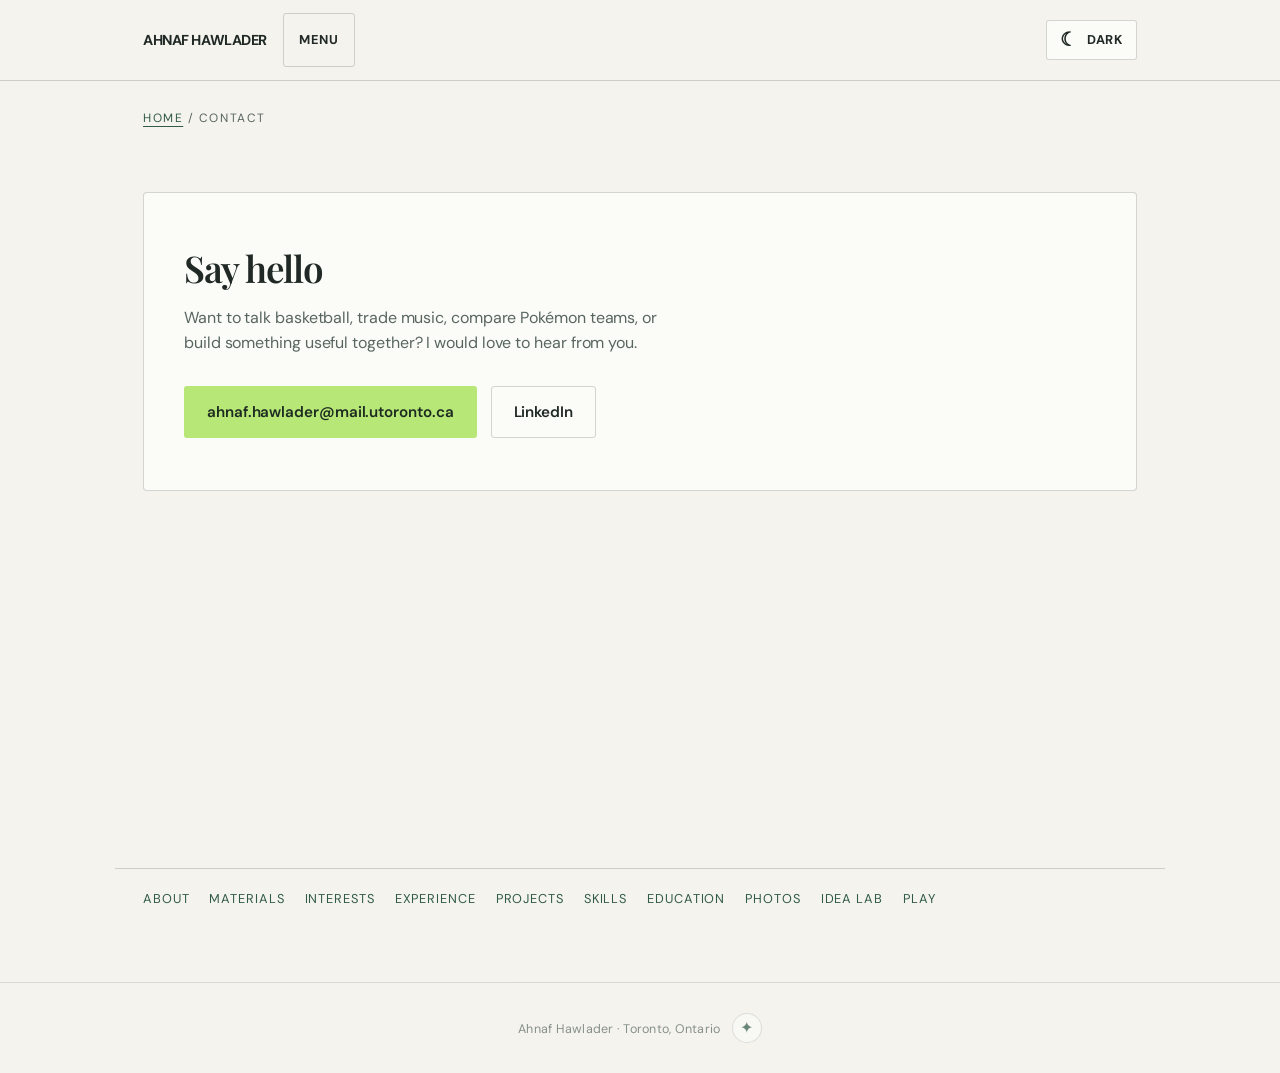
<file: contact.html>
<!DOCTYPE html><html lang="en"><head><meta charset="UTF-8"><meta name="viewport" content="width=device-width, initial-scale=1, viewport-fit=cover">
<title>Contact | Ahnaf Hawlader</title><meta name="description" content="Contact of Ahnaf Hawlader.">
<script>
document.documentElement.classList.add('js-enabled');
try {
  var savedTheme = localStorage.getItem('ahnaf-mode');
  var preferredMode = window.matchMedia && window.matchMedia('(prefers-color-scheme: dark)').matches ? 'dark' : 'light';
  document.documentElement.setAttribute('data-theme', savedTheme === 'light' || savedTheme === 'dark' ? savedTheme : preferredMode);
} catch (e) {
  document.documentElement.setAttribute('data-theme', 'light');
}
</script><link rel="preconnect" href="https://fonts.googleapis.com">
<link rel="preconnect" href="https://fonts.gstatic.com" crossorigin>
<link href="https://fonts.googleapis.com/css2?family=DM+Sans:wght@400;500;600;700&amp;family=Inter:wght@400;500;600;700&amp;family=Nunito:wght@400;500;600;700;800&amp;family=Orbitron:wght@500;600;700&amp;family=Playfair+Display:wght@400;600;700&amp;family=Rye&amp;display=swap" rel="stylesheet"><style>
  :root {
    --bg: #FFF8FB; --bg-alt: #FFEAF2; --bg-panel: #FFFFFF;
    --cream: #352437; --cream-dim: #654B60;
    --marigold: #FFC2DA; --coral: #F39ABC; --teal: #E9B3D3;
    --pink-ink: #982F65; --blue-ink: #694470;
    --line: rgba(53,36,55,.16); --dot-color: rgba(243,154,188,.23);
    --nav-bg: rgba(255,248,251,.94); --pill-bg: rgba(53,36,55,.055);
    --subtle-fill: rgba(53,36,55,.05); --btn-ink: #3A2434;
    --btn-shadow: rgba(243,154,188,.32); --icon-bg: rgba(233,179,211,.26);
    --tag-bg: rgba(255,194,218,.32);
    --font-body: 'DM Sans', -apple-system, BlinkMacSystemFont, sans-serif;
    --font-display: 'Playfair Display', Georgia, serif; --display-weight: 600;
    --hero-glow: rgba(255,154,193,.31);
    --display-spacing: 0.005em;
    --radius-blob: 62% 38% 37% 63% / 58% 41% 59% 42%;
    box-sizing: border-box;
  }

  body { transition: background 0.25s ease, color 0.25s ease; }
  *, *::before, *::after { box-sizing: inherit; }
  html { scroll-behavior: smooth; scroll-padding-top: calc(72px + env(safe-area-inset-top, 0px)); }
  html, body { height: auto; }

  body {
    margin: 0;
    background: var(--bg);
    color: var(--cream);
    font-family: var(--font-body);
    line-height: 1.6;
    -webkit-font-smoothing: antialiased;
  }

  @media (prefers-reduced-motion: reduce) {
    * { animation-duration: 0.01ms !important; animation-iteration-count: 1 !important; transition-duration: 0.01ms !important; }
  }

  a { color: inherit; }

  h1, h2, h3 {
    font-family: var(--font-display);
    font-weight: var(--display-weight);
    margin: 0;
    line-height: 1.24;
    letter-spacing: var(--display-spacing);
  }

  .wrap {
    max-width: 1080px;
    margin: 0 auto;
    padding: 0 28px;
  }

  /* decorative dot texture */
  .dots {
    position: absolute;
    inset: 0;
    background-image: radial-gradient(circle, var(--dot-color) 1.4px, transparent 1.4px);
    background-size: 22px 22px;
    pointer-events: none;
  }

  /* ---------- NAV ---------- */
  header.nav {
    position: sticky;
    top: 0;
    z-index: 50;
    padding-top: env(safe-area-inset-top, 0px);
    background: var(--nav-bg);
    backdrop-filter: blur(10px);
    border-bottom: 1px solid var(--line);
  }
  .nav-inner {
    max-width: 1080px;
    margin: 0 auto;
    padding: 16px 28px;
  }
  .nav-links {
    display: flex;
    gap: 26px;
    list-style: none;
    margin: 0;
    padding: 0;
  }
  .nav-links a {
    text-decoration: none;
    font-size: 0.92rem;
    color: var(--cream-dim);
    transition: color 0.2s ease;
  }
  .nav-links a:hover, .nav-links a:focus-visible { color: var(--pink-ink); }
  .nav-links { display: none; }
  @media (min-width: 1240px) { .nav-links { display: flex; gap: 18px; } }
  .mobile-menu { position: relative; }
  .mobile-menu summary {
    cursor: pointer; list-style: none; min-height: 44px; display: flex; align-items: center;
    padding: 8px 15px; border-radius: 13px; border: 1px solid var(--line);
    background: var(--bg-panel); font-size: .94rem; font-weight: 800;
  }
  .mobile-menu summary::-webkit-details-marker { display: none; }
  .mobile-menu nav {
    position: absolute; top: calc(100% + 12px); left: 0;
    width: min(260px, calc(100vw - 24px)); max-height: min(70vh, 480px); overflow-y: auto;
    display: grid; gap: 3px; padding: 10px; background: var(--bg-panel);
    border: 1px solid var(--line); border-radius: 14px;
    box-shadow: 0 14px 35px rgba(0,0,0,.13);
  }
  .mobile-menu a { text-decoration: none; font-size: .95rem; font-weight: 700; padding: 10px; border-radius: 9px; }
  .mobile-menu a:hover { background: var(--pill-bg); color: var(--pink-ink); }
  @media (min-width: 1240px) { .mobile-menu { display: none; } }
  @media (max-width: 470px) {
    .nav-inner { padding: 10px 12px; }
    .nav-right { gap: 8px; }
    .mobile-menu summary { padding-inline: 10px; }
  }

  .nav-right {
    display: flex;
    align-items: center;
    justify-content: space-between;
    gap: 20px;
    width: 100%;
  }
  .theme-toggle {
    position: relative;
    width: 38px;
    height: 38px;
    border-radius: 10px;
    border: 1px solid var(--line);
    background: var(--pill-bg);
    color: var(--cream);
    display: flex;
    align-items: center;
    justify-content: center;
    cursor: pointer;
    padding: 0;
    transition: border-color 0.2s ease, color 0.2s ease;
  }
  .theme-toggle:hover { border-color: var(--teal); color: var(--blue-ink); }

  .theme-picker { display: flex; align-items: center; gap: 8px; flex-shrink: 0; }
  .swatch {
    width: 42px; height: 42px; flex-shrink: 0; padding: 0;
    display: grid; place-items: center; border: 2px solid var(--line);
    border-radius: 50%; color: #30251D; font-size: 1.1rem; cursor: pointer;
    background: linear-gradient(135deg, var(--sw-bg) 0 31%, var(--sw1) 32% 67%, var(--sw2) 68%);
    transition: transform .18s ease, border-color .18s ease, box-shadow .18s ease;
  }
  .swatch:hover { transform: translateY(-3px) scale(1.07); }
  .swatch.active { border-color: var(--pink-ink); box-shadow: 0 0 0 3px var(--bg-panel), 0 0 0 5px var(--pink-ink); }
  @media (max-width: 470px) {
    .theme-picker { gap: 7px; }
    .swatch { width: 36px; height: 36px; font-size: 1rem; }
  }
  @media (max-width: 350px) {
    .theme-picker { gap: 5px; }
    .swatch { width: 33px; height: 33px; }
  }

  /* A fresh welcome on every visit. */
  .intro-overlay { display: none; }
  .js-enabled .intro-overlay {
    position: fixed; inset: 0; z-index: 1000; display: grid; place-items: center;
    overflow: hidden; background: var(--bg); color: var(--cream); text-align: center;
    animation: intro-fade .7s ease 2.85s forwards;
  }
  .intro-overlay::before {
    content: ''; position: absolute; width: min(80vw, 600px); aspect-ratio: 1;
    border-radius: 50%; background: radial-gradient(circle, var(--hero-glow), transparent 68%);
  }
  .intro-stage { position: relative; z-index: 2; padding: 24px; animation: ninja-enter .8s cubic-bezier(.2,1.3,.45,1) both; }
  .intro-ninja { display: block; width: clamp(116px, 35vw, 168px); height: auto; margin: 0 auto 20px; filter: drop-shadow(0 14px 14px var(--btn-shadow)); }
  .intro-stage h2 { font-size: clamp(2.2rem, 8vw, 4rem); color: var(--pink-ink); }
  .intro-stage p { margin: 6px 0 0; color: var(--cream-dim); font-weight: 700; }
  .intro-skip {
    position: absolute; z-index: 4; right: max(20px, env(safe-area-inset-right));
    bottom: max(24px, env(safe-area-inset-bottom));
    padding: 9px 16px; border-radius: 999px; border: 1px solid var(--line);
    background: var(--bg-panel); color: var(--cream); font: 700 .9rem var(--font-body); cursor: pointer;
  }
  .intro-skip:hover { background: var(--tag-bg); }
  .intro-smoke {
    position: absolute; z-index: 3; left: 50%; top: 54%; width: min(44vw, 290px); aspect-ratio: 1;
    border-radius: 50%; pointer-events: none;
    background: radial-gradient(circle, var(--bg-panel) 5%, var(--marigold) 45%, transparent 72%);
    filter: blur(12px); opacity: 0; transform: translate(-50%, -50%) scale(.1);
    animation: smoke-poof 1.65s ease-out 1.35s both;
  }
  .intro-smoke:nth-of-type(2) { --smoke-x: -95%; --smoke-y: -30%; animation-delay: 1.47s; }
  .intro-smoke:nth-of-type(3) { --smoke-x: 85%; --smoke-y: -55%; animation-delay: 1.55s; }
  .intro-smoke:nth-of-type(4) { --smoke-x: -60%; --smoke-y: 55%; animation-delay: 1.62s; }
  .intro-smoke:nth-of-type(5) { --smoke-x: 65%; --smoke-y: 70%; animation-delay: 1.4s; }
  .intro-smoke:nth-of-type(6) { --smoke-x: 5%; --smoke-y: -105%; animation-delay: 1.7s; }
  @keyframes ninja-enter { from { opacity: 0; transform: translateY(-110px) rotate(-12deg) scale(.6); } to { opacity: 1; transform: none; } }
  @keyframes smoke-poof {
    20% { opacity: .86; }
    65% { opacity: .72; }
    to { opacity: 0; transform: translate(calc(-50% + var(--smoke-x, 0px)), calc(-50% + var(--smoke-y, -20%))) scale(2.4); }
  }
  @keyframes intro-fade { to { opacity: 0; visibility: hidden; pointer-events: none; } }
  .js-enabled .intro-overlay.dismissed { animation: none; opacity: 0; pointer-events: none; transition: opacity .25s ease; }
  @media (prefers-reduced-motion: reduce) {
    .js-enabled .intro-overlay { animation: intro-fade .01ms linear .5s forwards; }
    .intro-stage { animation: none; }
    .intro-smoke { display: none; }
  }

  /* ---------- HERO ---------- */
  .hero {
    position: relative;
    overflow: hidden;
    padding: 64px 0 80px;
    background: radial-gradient(circle at 78% 24%, var(--hero-glow), transparent 42%);
  }
  .hero::after {
    content: var(--hero-symbol, '✦'); position: absolute; top: 18px; right: 5%;
    color: var(--coral); opacity: .35; font-size: clamp(2.5rem, 5vw, 4.5rem);
    pointer-events: none; animation: bob 6s ease-in-out infinite;
  }
  .hero.theme-swap { animation: theme-flash .55s ease; }
  @keyframes theme-flash { from { filter: saturate(1.45) brightness(1.06); } to { filter: none; } }
  :root[data-theme="sakura"] { --hero-symbol: '✿'; }
  :root[data-theme="cyberpunk"] { --hero-symbol: '◇'; }
  :root[data-theme="western"] { --hero-symbol: '★'; }
  :root[data-theme="moonlit"] { --hero-symbol: '✿'; }
  :root[data-theme="cyberpunk"] .hero .dots {
    background-image: linear-gradient(rgba(49,231,245,.12) 1px, transparent 1px),
      linear-gradient(90deg, rgba(49,231,245,.12) 1px, transparent 1px);
    background-size: 32px 32px;
  }
  :root[data-theme="cyberpunk"] .hero h1 em { text-shadow: 0 0 20px var(--coral); }
  :root[data-theme="cyberpunk"] .btn-primary { box-shadow: 0 0 22px rgba(49,231,245,.28); }
  :root[data-theme="western"] .hero h1 em { text-shadow: 3px 3px 0 var(--marigold); }
  :root[data-theme="western"] .project-card:hover { box-shadow: 5px 5px 0 var(--marigold); }
  :root[data-theme="sakura"] .hero::after, :root[data-theme="moonlit"] .hero::after { opacity: .55; }
  .hero-grid {
    display: grid;
    grid-template-columns: 1fr;
    gap: 44px;
    align-items: center;
    position: relative;
    z-index: 2;
  }
  @media (min-width: 860px) {
    .hero-grid { grid-template-columns: 1.15fr 0.85fr; gap: 24px; }
  }
  .eyebrow-line {
    display: flex;
    align-items: center;
    gap: 10px;
    color: var(--pink-ink);
    font-size: 0.95rem;
    margin-bottom: 18px;
  }
  .eyebrow-line svg { flex-shrink: 0; }
  .hero h1 {
    font-size: clamp(2.5rem, 6vw, 4.1rem);
    line-height: 1.05;
    color: var(--cream);
  }
  .hero h1 em {
    font-style: italic;
    color: var(--pink-ink);
  }
  .hero-sub {
    margin-top: 20px;
    font-size: 1.15rem;
    color: var(--cream-dim);
    max-width: 46ch;
  }
  .hero-meta {
    margin-top: 26px;
    display: flex;
    flex-wrap: wrap;
    gap: 10px;
  }
  .pill {
    display: inline-flex;
    align-items: center;
    gap: 6px;
    padding: 7px 14px;
    border-radius: 999px;
    border: 1px solid var(--line);
    font-size: 0.85rem;
    color: var(--cream-dim);
    background: var(--pill-bg);
  }
  .hero-cta {
    margin-top: 34px;
    display: flex;
    flex-wrap: wrap;
    gap: 14px;
  }
  .btn {
    display: inline-flex;
    align-items: center;
    gap: 8px;
    padding: 13px 22px;
    border-radius: 12px;
    text-decoration: none;
    font-size: 0.95rem;
    font-weight: 600;
    transition: transform 0.18s ease, box-shadow 0.18s ease;
    border: 1px solid transparent;
  }
  .btn:hover { transform: translateY(-2px); }
  .btn-primary {
    background: var(--marigold);
    color: var(--btn-ink);
  }
  .btn-primary:hover { box-shadow: 0 10px 24px var(--btn-shadow); }
  .btn-ghost {
    border-color: var(--line);
    color: var(--cream);
  }
  .btn-ghost:hover { border-color: var(--teal); color: var(--blue-ink); }

  .photo-frame {
    position: relative;
    justify-self: center;
    width: min(340px, 78vw);
  }
  .blob-bg {
    position: absolute;
    inset: -18px;
    background: linear-gradient(135deg, var(--coral), var(--marigold));
    border-radius: var(--radius-blob);
    animation: morph 14s ease-in-out infinite;
    opacity: 0.9;
    z-index: 0;
  }
  .photo-frame img {
    position: relative;
    z-index: 1;
    width: 100%;
    display: block;
    object-fit: cover;
    aspect-ratio: 3/4;
    border-radius: var(--radius-blob);
    animation: morph 14s ease-in-out infinite;
    border: 4px solid var(--bg);
  }
  @keyframes morph {
    0%, 100% { border-radius: 62% 38% 37% 63% / 58% 41% 59% 42%; }
    33% { border-radius: 45% 55% 62% 38% / 40% 62% 38% 60%; }
    66% { border-radius: 55% 45% 40% 60% / 55% 35% 65% 45%; }
  }

  /* ---------- SECTION SHARED ---------- */
  section { position: relative; padding: 76px 0; }
  .section-alt { background: var(--bg-alt); }
  .kicker {
    color: var(--blue-ink);
    font-size: 0.95rem;
    margin-bottom: 10px;
    display: block;
  }
  .section-head {
    max-width: 640px;
    margin-bottom: 44px;
  }
  .section-head h2 {
    font-size: clamp(1.7rem, 3.4vw, 2.4rem);
    color: var(--cream);
  }
  .section-head p { color: var(--cream-dim); margin-top: 12px; font-size: 1.02rem; }
  /* ---------- ABOUT ---------- */
  .about-body {
    display: grid;
    grid-template-columns: 1fr;
    gap: 30px;
  }
  @media (min-width: 780px) {
    .about-body { grid-template-columns: 1.3fr 1fr; }
  }
  .about-body p {
    font-size: 1.08rem;
    color: var(--cream-dim);
    margin: 0 0 18px;
  }
  .about-body p:last-child { margin-bottom: 0; }
  .about-card {
    background: var(--bg-panel);
    border: 1px solid var(--line);
    border-radius: 20px;
    padding: 26px;
    align-self: start;
  }
  .about-card h3 {
    font-size: 1.05rem;
    color: var(--pink-ink);
    margin-bottom: 14px;
  }
  .about-card ul { margin: 0; padding-left: 18px; color: var(--cream-dim); font-size: 0.95rem; }
  .about-card li { margin-bottom: 8px; }
  .about-card li:last-child { margin-bottom: 0; }

  /* ---------- PROJECTS ---------- */
  .project-list {
    display: grid;
    gap: 20px;
    grid-template-columns: 1fr;
  }
  @media (min-width: 780px) {
    .project-list { grid-template-columns: repeat(3, 1fr); }
  }
  .project-card {
    background: var(--bg-panel);
    border: 1px solid var(--line);
    border-radius: 20px;
    padding: 28px 24px;
    display: flex;
    flex-direction: column;
    gap: 14px;
    transition: border-color 0.2s ease, transform 0.2s ease;
  }
  .project-card:hover { border-color: var(--teal); transform: translateY(-4px); }
  .project-icon {
    width: 42px; height: 42px;
    border-radius: 12px;
    display: flex; align-items: center; justify-content: center;
    background: var(--icon-bg);
    color: var(--blue-ink);
  }
  .project-card h3 { font-size: 1.15rem; color: var(--cream); }
  .project-meta { font-size: 0.82rem; color: var(--cream-dim); opacity: 0.85; }
  .project-card p { color: var(--cream-dim); font-size: 0.95rem; margin: 0; flex-grow: 1; }
  .tag-row { display: flex; flex-wrap: wrap; gap: 8px; margin-top: 4px; }
  .tag {
    font-size: 0.76rem;
    padding: 4px 10px;
    border-radius: 999px;
    background: var(--tag-bg);
    color: var(--pink-ink);
  }

  /* ---------- MATERIALS FOCUS ---------- */
  .dream-grid { display: grid; grid-template-columns: repeat(2, minmax(0, 1fr)); gap: 18px; }
  .dream-card {
    padding: 28px 24px; border-radius: 20px; border: 1px solid var(--line);
    background: var(--bg-panel); min-width: 0;
  }
  .dream-icon { display: block; font-size: 2rem; margin-bottom: 18px; }
  .dream-card h3 { font-size: 1.18rem; color: var(--pink-ink); }
  .dream-card p { color: var(--cream-dim); margin: 10px 0 0; font-size: .95rem; }
  @media (max-width: 720px) { .dream-grid { grid-template-columns: 1fr; } }

  /* ---------- TIMELINE ---------- */
  .timeline {
    position: relative;
    padding-left: 28px;
    border-left: 2px solid var(--line);
  }
  .t-item {
    position: relative;
    padding-bottom: 34px;
  }
  .t-item:last-child { padding-bottom: 0; }
  .t-item::before {
    content: "";
    position: absolute;
    left: -34px;
    top: 4px;
    width: 12px;
    height: 12px;
    border-radius: 50%;
    background: var(--coral);
    border: 3px solid var(--bg);
    box-shadow: 0 0 0 2px var(--coral);
  }
  #experience .section-head h2::after,
  #interests .section-head h2::after {
    display: inline-block; margin-left: .28em; color: var(--coral);
    font-family: var(--font-body); font-size: .55em; vertical-align: middle;
  }
  #experience .section-head h2::after { content: '✦'; }
  #interests .section-head h2::after { content: '♪'; color: var(--blue-ink); }
  #experience .section-head.revealed h2::after,
  #interests .section-head.revealed h2::after { animation: section-spark .75s ease-out both; }
  .t-item.revealed::before { animation: timeline-ping .8s ease-out; }
  .t-item:nth-child(even).revealed::before { animation-delay: .1s; }
  @keyframes section-spark {
    from { opacity: 0; transform: rotate(-25deg) scale(.45); }
    60% { opacity: 1; transform: rotate(12deg) scale(1.25); }
    to { opacity: 1; transform: rotate(0) scale(1); }
  }
  @keyframes timeline-ping {
    0% { transform: scale(.55); box-shadow: 0 0 0 2px var(--coral), 0 0 0 2px var(--tag-bg); }
    55% { transform: scale(1.13); box-shadow: 0 0 0 2px var(--coral), 0 0 0 11px transparent; }
    100% { transform: scale(1); box-shadow: 0 0 0 2px var(--coral), 0 0 0 11px transparent; }
  }
  .t-date { font-size: 0.82rem; color: var(--blue-ink); margin-bottom: 4px; }
  .t-item h3 { font-size: 1.08rem; color: var(--cream); margin-bottom: 2px; }
  .t-org { font-size: 0.92rem; color: var(--cream-dim); margin-bottom: 8px; display: block; }
  .t-item p { margin: 0; color: var(--cream-dim); font-size: 0.94rem; }
  .timeline-note {
    margin-top: 30px;
    font-size: 0.9rem;
    color: var(--cream-dim);
  }
  .timeline-note a { color: var(--blue-ink); text-decoration: underline; }
  .experience-bridge {
    margin-top: 34px; padding: 25px 28px; border: 1px solid var(--line);
    border-left: 4px solid var(--coral); border-radius: 16px; background: var(--bg-panel);
  }
  .experience-bridge h3 { font-size: 1.15rem; color: var(--pink-ink); }
  .experience-bridge p { margin: 9px 0 0; color: var(--cream-dim); }
  .experience-bridge a { color: var(--blue-ink); text-underline-offset: 3px; }

  /* ---------- SKILLS ---------- */
  .skills-grid {
    display: grid;
    grid-template-columns: 1fr;
    gap: 22px;
  }
  @media (min-width: 780px) {
    .skills-grid { grid-template-columns: repeat(3, 1fr); }
  }
  .skill-group {
    background: var(--bg-panel);
    border: 1px solid var(--line);
    border-radius: 20px;
    padding: 24px;
  }
  .skill-group h3 {
    font-size: 1rem;
    color: var(--blue-ink);
    margin-bottom: 16px;
  }
  .skill-pills { display: flex; flex-wrap: wrap; gap: 8px; }
  .skill-pill {
    font-size: 0.85rem;
    padding: 7px 13px;
    border-radius: 10px;
    background: var(--subtle-fill);
    border: 1px solid var(--line);
    color: var(--cream);
  }

  /* ---------- EDUCATION / HONORS ---------- */
  .edu-grid {
    display: grid;
    grid-template-columns: 1fr;
    gap: 24px;
  }
  @media (min-width: 780px) {
    .edu-grid { grid-template-columns: 1.4fr 1fr; }
  }
  .edu-card {
    background: var(--bg-panel);
    border: 1px solid var(--line);
    border-radius: 20px;
    padding: 26px;
    margin-bottom: 18px;
  }
  .edu-card:last-child { margin-bottom: 0; }
  .edu-card h3 { font-size: 1.1rem; color: var(--cream); }
  .edu-when { font-size: 0.85rem; color: var(--blue-ink); margin: 4px 0 10px; }
  .edu-card p { margin: 0; color: var(--cream-dim); font-size: 0.93rem; }
  .honor-list { list-style: none; margin: 0; padding: 0; }
  .honor-list li {
    display: flex; align-items: center; gap: 10px;
    padding: 10px 0;
    border-bottom: 1px solid var(--line);
    font-size: 0.93rem;
    color: var(--cream-dim);
  }
  .honor-list li:last-child { border-bottom: none; }
  .honor-list svg { flex-shrink: 0; color: var(--pink-ink); }

  /* ---------- CONTACT ---------- */
  .contact-panel {
    background: linear-gradient(135deg, var(--bg-panel), var(--bg-alt));
    border: 1px solid var(--line);
    border-radius: 26px;
    padding: 52px 40px;
    text-align: center;
    position: relative;
    overflow: hidden;
  }
  .contact-panel h2 { font-size: clamp(1.7rem, 4vw, 2.3rem); }
  .contact-panel p { color: var(--cream-dim); margin: 14px auto 30px; max-width: 46ch; }
  .contact-cta { display: flex; flex-wrap: wrap; justify-content: center; gap: 14px; }
  .resume-note {
    margin-top: 22px;
    font-size: 0.85rem;
    color: var(--cream-dim);
    opacity: 0.75;
  }

  footer {
    padding: 30px 0 calc(30px + env(safe-area-inset-bottom, 0px));
    text-align: center;
    font-size: 0.82rem;
    color: var(--cream-dim);
    opacity: 0.7;
  }

  /* ---------- MATCH GAME ---------- */
  .match-wrap { display: flex; flex-direction: column; align-items: center; gap: 22px; }
  .match-board {
    display: grid;
    grid-template-columns: repeat(4, 1fr);
    gap: 12px;
    max-width: 520px;
    width: 100%;
  }
  @media (min-width: 620px) { .match-board { grid-template-columns: repeat(4, 1fr); } }
  .match-card {
    position: relative;
    aspect-ratio: 3/4;
    border-radius: 12px;
    border: 1px solid var(--line);
    background: var(--bg-panel);
    cursor: pointer;
    padding: 0;
    perspective: 600px;
  }
  .match-face {
    position: absolute; inset: 0;
    display: flex; align-items: center; justify-content: center;
    border-radius: 12px;
    backface-visibility: hidden;
    transition: transform 0.4s ease;
    font-family: var(--font-display);
    font-size: 0.95rem;
    text-align: center;
    padding: 6px;
  }
  .match-front { background: linear-gradient(135deg, var(--coral), var(--marigold)); color: var(--btn-ink); font-size: 1.4rem; transform: rotateY(0deg); }
  .match-back { background: var(--pill-bg); color: var(--cream); border: 1px solid var(--line); transform: rotateY(180deg); }
  .match-card.flipped .match-front, .match-card.done .match-front { transform: rotateY(-180deg); }
  .match-card.flipped .match-back, .match-card.done .match-back { transform: rotateY(0deg); }
  .match-card.done { opacity: 0.55; cursor: default; }
  .match-hud { display: flex; align-items: center; gap: 18px; flex-wrap: wrap; justify-content: center; color: var(--cream-dim); font-size: 0.92rem; }
  .match-status { color: var(--pink-ink); font-weight: 600; }
  .match-best { color: var(--blue-ink); }
  .sparkle-button {
    border: 1px solid var(--line); border-radius: 999px; padding: 9px 15px;
    background: var(--bg-panel); color: var(--pink-ink); cursor: pointer;
    font: inherit; font-size: .86rem; font-weight: 600;
    transition: transform .2s ease, box-shadow .2s ease;
  }
  .sparkle-button:hover { transform: translateY(-3px) rotate(-2deg); box-shadow: 0 9px 22px var(--btn-shadow); }
  .curiosity-corner { text-align: center; margin-top: 26px; }
  .curiosity-note { color: var(--cream-dim); min-height: 1.6em; margin: 12px 0 0; font-size: .92rem; }
  .secret-button {
    display: inline-grid; place-items: center; margin-left: 8px; width: 30px; height: 30px;
    border: 1px solid var(--line); border-radius: 50%; background: var(--bg-panel);
    color: var(--pink-ink); cursor: pointer; font-size: 1rem;
    transition: transform .25s ease, background .25s ease;
  }
  .secret-button:hover { transform: rotate(30deg) scale(1.12); background: var(--tag-bg); }
  .secret-message { display: block; min-height: 1.5em; margin-top: 8px; color: var(--pink-ink); font-weight: 600; opacity: 1; }
  .secret-message[hidden] { display: none; }
  /* ---------- IDEA LAB ---------- */
  .lab-shell {
    display: grid; grid-template-columns: minmax(0, 1fr) minmax(0, 1fr);
    gap: 26px; padding: 30px; border: 1px solid var(--line);
    border-radius: 26px; background: var(--bg-panel);
    box-shadow: 0 18px 50px rgba(51,50,74,.06);
  }
  .lab-controls { display: grid; gap: 20px; align-content: center; }
  .lab-choice-title { display: block; margin-bottom: 10px; font-weight: 700; color: var(--cream); }
  .lab-options { display: flex; flex-wrap: wrap; gap: 9px; }
  .lab-option {
    padding: 9px 13px; border: 1px solid var(--line); border-radius: 999px;
    background: var(--pill-bg); color: var(--cream); font: inherit;
    cursor: pointer; transition: transform .2s ease, background .2s ease, border-color .2s ease;
  }
  .lab-option:hover { transform: translateY(-3px); border-color: var(--teal); }
  .lab-option[aria-pressed="true"] { background: var(--tag-bg); border-color: var(--pink-ink); color: var(--pink-ink); font-weight: 700; }
  .lab-result {
    min-height: 265px; display: flex; flex-direction: column; justify-content: center;
    position: relative; overflow: hidden; padding: 30px; border-radius: 21px;
    background: linear-gradient(145deg, var(--tag-bg), var(--icon-bg), var(--bg-alt));
    border: 1px solid var(--line);
  }
  .lab-result::before, .lab-result::after {
    content: ''; position: absolute; border: 2px solid var(--line); border-radius: 50%; pointer-events: none;
  }
  .lab-result::before { width: 180px; height: 180px; right: -55px; top: -80px; }
  .lab-result::after { width: 90px; height: 90px; right: 45px; bottom: -42px; }
  .lab-result > * { position: relative; z-index: 1; }
  .lab-label { font-size: .75rem; text-transform: uppercase; letter-spacing: .13em; color: var(--blue-ink); font-weight: 700; }
  .lab-result h3 { margin: 12px 0; font-size: clamp(1.45rem, 3vw, 2rem); line-height: 1.15; }
  .lab-result p { margin: 0; color: var(--cream-dim); max-width: 46ch; }
  .lab-result.swap > * { animation: lab-appear .35s ease both; }
  .lab-footnote { margin: 16px 0 0; color: var(--cream-dim); font-size: .85rem; }
  @keyframes lab-appear { from { opacity: 0; transform: translateY(8px); } to { opacity: 1; transform: translateY(0); } }
  @media (max-width: 720px) { .lab-shell { grid-template-columns: 1fr; padding: 18px; } .lab-result { min-height: 225px; } }
  .confetti-piece {
    position: fixed; z-index: 100; top: -24px; left: var(--x); pointer-events: none;
    font-size: 20px; animation: confetti-fall var(--duration) ease-in forwards;
  }
  @keyframes confetti-fall { to { transform: translate(var(--drift), 105vh) rotate(550deg); opacity: 0; } }

  /* ---------- SMALL INTERACTIONS ---------- */
  .scroll-progress {
    position: absolute; bottom: -1px; left: 0; height: 3px; width: 100%;
    background: linear-gradient(90deg, var(--coral), var(--teal));
    transform: scaleX(0); transform-origin: left; pointer-events: none;
  }
  .hero-copy { animation: arrive 0.8s ease both; }
  .photo-frame { animation: arrive 0.9s 0.12s ease both, float 6s 1s ease-in-out infinite; }
  .hero-orbit {
    position: absolute; z-index: 2; width: 44px; height: 44px; border-radius: 14px;
    display: grid; place-items: center; background: var(--bg-panel);
    border: 1px solid var(--line); box-shadow: 0 12px 28px rgba(51,50,74,.12);
    font-size: 1.35rem; pointer-events: none;
  }
  .hero-orbit.one { top: -10px; right: -18px; animation: bob 5s ease-in-out infinite; }
  .hero-orbit.two { bottom: 34px; left: -28px; animation: bob 5s 1.5s ease-in-out infinite; }
  .feature-banner {
    margin: 0; position: relative; overflow: hidden; background: var(--bg-alt);
    border-block: 1px solid var(--line);
  }
  .feature-banner img {
    width: 100%; height: clamp(220px, 25vw, 370px); display: block;
    object-fit: cover; object-position: 65% center;
    transition: transform .8s ease;
  }
  .feature-banner:hover img { transform: scale(1.025); }
  .feature-banner figcaption {
    position: absolute; left: max(24px, calc((100vw - 1024px)/2)); bottom: 20px;
    padding: 9px 14px; border-radius: 10px; color: #33324A;
    background: rgba(255,255,255,.92); font-size: .85rem; font-weight: 600;
    box-shadow: 0 6px 25px rgba(0,0,0,.12);
  }
  .interest-grid { display: grid; grid-template-columns: repeat(3, 1fr); gap: 18px; }
  .interest-card {
    position: relative; overflow: hidden; padding: 28px 24px;
    background: var(--bg-panel); border: 1px solid var(--line); border-radius: 20px;
    transition: transform .25s ease, box-shadow .25s ease, border-color .25s ease;
  }
  .interest-card::after {
    content: ''; position: absolute; width: 120px; height: 120px; right: -55px; top: -55px;
    border-radius: 50%; background: var(--tag-bg); transition: transform .4s ease;
  }
  .interest-card:hover { transform: translateY(-6px) rotate(-.5deg); border-color: var(--teal); box-shadow: 0 16px 30px rgba(51,50,74,.09); }
  .interest-card:hover::after { transform: scale(1.5); }
  .interest-icon { display: block; font-size: 2rem; margin-bottom: 18px; transition: transform .3s ease; }
  .interest-card.revealed:nth-child(1) .interest-icon { animation: music-sway .7s ease-out .1s; }
  .interest-card.revealed:nth-child(2) .interest-icon { animation: ball-bounce .8s ease-out .16s; }
  .interest-card.revealed:nth-child(3) .interest-icon { animation: spark-turn .75s ease-out .22s; }
  @keyframes music-sway {
    0% { transform: rotate(-13deg) scale(.8); }
    55% { transform: rotate(10deg) scale(1.12); }
    100% { transform: none; }
  }
  @keyframes ball-bounce {
    0% { transform: translateY(-13px) scale(.88); }
    45% { transform: translateY(3px) scale(1.06,.94); }
    70% { transform: translateY(-5px); }
    100% { transform: none; }
  }
  @keyframes spark-turn {
    0% { transform: rotate(-20deg) scale(.7); opacity: .5; }
    65% { transform: rotate(12deg) scale(1.16); opacity: 1; }
    100% { transform: none; opacity: 1; }
  }
  .interest-card:hover .interest-icon { transform: rotate(-12deg) scale(1.15); }
  .interest-card h3 { font-size: 1.18rem; }
  .interest-card p { color: var(--cream-dim); margin: 10px 0 0; font-size: .95rem; }
  .photo-story { margin-top: 56px; }
  .photo-story h3 { font-size: clamp(1.45rem, 3vw, 2rem); }
  .photo-story p { margin: 8px 0 22px; color: var(--cream-dim); }
  .photo-gallery { display: grid; grid-template-columns: 1.25fr .85fr; gap: 18px; }
  .gallery-shot {
    position: relative; margin: 0; aspect-ratio: 1.42; overflow: hidden;
    border: 1px solid var(--line); border-radius: 22px;
    background: var(--bg-panel);
  }
  .gallery-shot.portrait { aspect-ratio: .96; }
  .gallery-shot::after {
    content: ''; position: absolute; inset: 48% 0 0;
    background: linear-gradient(transparent, rgba(15,18,32,.7)); pointer-events: none;
  }
  .gallery-shot img {
    display: block; width: 100%; height: 100%; object-fit: cover;
    transition: transform .45s ease;
  }
  .gallery-open { width: 100%; height: 100%; display: block; border: 0; padding: 0; background: transparent; cursor: zoom-in; }
  .gallery-open:focus-visible { outline: 3px solid var(--marigold); outline-offset: -5px; }
  .gallery-shot figcaption { pointer-events: none; }
  .photo-dialog {
    width: min(92vw, 1000px); max-height: 90vh; padding: 12px; border: 1px solid var(--line);
    border-radius: 18px; background: var(--bg-panel); color: var(--cream);
    box-shadow: 0 24px 60px rgba(0,0,0,.35);
  }
  .photo-dialog::backdrop { background: rgba(9,11,28,.84); backdrop-filter: blur(5px); }
  .photo-dialog img { display: block; width: 100%; max-height: 76vh; object-fit: contain; border-radius: 10px; }
  .photo-dialog p { margin: 10px 6px 2px; text-align: center; }
  .photo-close {
    position: absolute; top: 18px; right: 18px; z-index: 2; border: 0; border-radius: 999px;
    padding: 8px 14px; background: var(--bg-panel); color: var(--cream);
    font: inherit; font-weight: 800; cursor: pointer; box-shadow: 0 3px 14px rgba(0,0,0,.22);
  }
  .back-to-top {
    position: fixed; z-index: 45; right: max(18px, env(safe-area-inset-right));
    bottom: calc(18px + env(safe-area-inset-bottom, 0px));
    width: 50px; height: 50px; border: 0; border-radius: 50%;
    background: conic-gradient(var(--pink-ink) var(--scroll-turn, 0deg), var(--line) 0);
    color: var(--cream); font: 800 1.45rem var(--font-body); cursor: pointer;
    opacity: 0; transform: translateY(15px); pointer-events: none;
    transition: opacity .25s ease, transform .25s ease;
  }
  .back-to-top::before { content: ''; position: absolute; inset: 4px; border-radius: 50%; background: var(--bg-panel); }
  .back-to-top span { position: relative; }
  .back-to-top.visible { opacity: 1; transform: translateY(0); pointer-events: auto; }
  .back-to-top:hover { transform: translateY(-4px); }
  .gallery-shot.wide img { object-position: center 47%; }
  .gallery-shot.portrait img { object-position: center 42%; }
  .gallery-shot:hover img { transform: scale(1.035); }
  .gallery-shot figcaption {
    position: absolute; z-index: 1; left: 20px; bottom: 16px;
    color: #FFFFFF; font-weight: 800; font-size: 1rem;
    text-shadow: 0 1px 8px rgba(0,0,0,.5);
  }
  .reveal-ready { opacity: 0; transform: translateY(18px); }
  .reveal-ready.revealed { opacity: 1; transform: translateY(0); transition: opacity .65s ease, transform .65s ease; }
  .match-card.done { animation: match-pop .4s ease; }
  .match-status.celebrate { animation: match-pop .5s ease; }
  @keyframes arrive { from { opacity: 0; transform: translateY(18px); } to { opacity: 1; transform: translateY(0); } }
  @keyframes float { 0%, 100% { translate: 0 0; } 50% { translate: 0 -8px; } }
  @keyframes bob { 0%, 100% { transform: rotate(-8deg) translateY(0); } 50% { transform: rotate(8deg) translateY(-10px); } }
  @keyframes match-pop { 50% { transform: scale(1.08); } }
  @media (max-width: 720px) {
    .wrap { padding-inline: 20px; }
    section { padding-block: 58px; }
    .section-head { margin-bottom: 30px; }
    .hero { padding-block: 48px 64px; }
    .hero-grid { gap: 36px; }
    .hero h1 { font-size: clamp(2.25rem, 8vw, 3.2rem); line-height: 1.12; }
    .hero-sub { font-size: 1.04rem; }
    .photo-frame { width: min(300px, 75vw); }
    .contact-panel { padding: 36px 22px; }
    .contact-cta { flex-direction: column; align-items: stretch; }
    .contact-cta .btn { min-width: 0; justify-content: center; overflow-wrap: anywhere; text-align: center; }
    .match-board { gap: 8px; }
    .match-face { font-size: .83rem; overflow-wrap: anywhere; }
    .interest-grid { grid-template-columns: 1fr; }
    .photo-story { margin-top: 42px; }
    .photo-gallery { grid-template-columns: 1fr; gap: 16px; }
    .gallery-shot.wide { aspect-ratio: 1.5; }
    .gallery-shot.portrait { aspect-ratio: .85; }
    .feature-banner img { object-position: 78% center; }
    .feature-banner figcaption { left: 16px; bottom: 14px; font-size: .76rem; }
    .hero-orbit.one { right: -8px; }
    .hero-orbit.two { left: -8px; }
  }
  @media (max-width: 400px) {
    .wrap { padding-inline: 16px; }
    .hero-cta { flex-direction: column; align-items: stretch; }
    .hero-cta .btn { justify-content: center; }
    .match-board { gap: 6px; }
    .match-face { font-size: .75rem; padding: 3px; }
    .match-hud { gap: 10px; }
    .lab-option { padding: 8px 11px; }
  }
  @media (prefers-reduced-motion: reduce) {
    html { scroll-behavior: auto; }
    .photo-frame, .hero-copy, .hero-orbit, .hero::after { animation: none !important; }
    .reveal-ready { opacity: 1; transform: none; }
    .feature-banner:hover img, .interest-card:hover, .interest-card:hover .interest-icon, .gallery-shot:hover img { transform: none; }
    .confetti-piece { animation: none; display: none; }
    .lab-result.swap > * { animation: none; }
  }

  ::selection { background: var(--marigold); color: var(--btn-ink); }

  :focus-visible {
    outline: 2px solid var(--teal);
    outline-offset: 3px;
  }

/* A calmer layout; original palette and font variables above are unchanged. */
header.nav.page-nav .nav-inner { display:flex; align-items:center; gap:16px; max-width:1050px; }
.page-nav .nav-right { flex:1; min-width:0; justify-content:flex-end; }
.page-nav .mobile-menu { display:block; margin-right:auto; }
.page-nav .nav-links { display:none!important; }
.site-brand { color:var(--cream); text-decoration:none; font:var(--display-weight) 1.15rem var(--font-display); white-space:nowrap; }
.site-brand:hover { color:var(--pink-ink); }
.simple-page main > section { min-height:calc(100svh - 180px); background:var(--bg); }
.simple-page .wrap { max-width:900px; }
.simple-page .section-head { max-width:700px; }
.simple-page .dots { display:none; }
.simple-page .project-list { grid-template-columns:1fr; gap:14px; }
.simple-page .project-card { gap:8px; }
.simple-page .project-card:hover { transform:none; }
.simple-page .dream-card,.simple-page .project-card,.simple-page .interest-card,
.simple-page .skill-group,.simple-page .edu-card,.simple-page .experience-bridge,
.simple-page .about-card { border-radius:12px; box-shadow:none; }
.simple-page .interest-card:hover .interest-icon { transform:none; }
.simple-page .gallery-shot { border-radius:12px; }
.simple-page .gallery-shot:hover img { transform:none; }
.simple-page .photo-story { margin-top:0; }
.simple-page .photo-gallery { grid-template-columns:repeat(2,minmax(0,1fr)); }
.simple-page .photo-gallery .gallery-shot { aspect-ratio:1.4; }
.simple-page .photo-gallery .gallery-shot.portrait { aspect-ratio:1.4; }
.page-intro { max-width:900px; margin:0 auto; padding:42px 28px 0; color:var(--cream-dim); font-size:.9rem; }
.page-intro a { color:var(--blue-ink); }
.page-links { max-width:900px; margin:0 auto; padding:12px 28px 72px; display:flex; flex-wrap:wrap; gap:8px 18px; }
.page-links a { color:var(--blue-ink); font-size:.88rem; text-underline-offset:3px; }
.home-page .home-landing { min-height:calc(100svh - 60px); display:grid; place-items:center; position:relative; padding:86px 22px 65px; text-align:center; background:var(--bg); }
.home-page .theme-picker { position:absolute; top:22px; right:24px; }
.home-center { width:100%; max-width:760px; }
.home-center h1 { margin:0; color:var(--cream); font-family:var(--font-display); font-weight:var(--display-weight); letter-spacing:var(--display-spacing); font-size:clamp(2.45rem,6vw,3.5rem); line-height:1.18; }
.home-sub { margin:12px auto 0; color:var(--cream-dim); font-size:clamp(1rem,2vw,1.12rem); font-style:italic; }
.home-social { display:flex; justify-content:center; gap:18px; margin:26px 0 18px; }
.home-social a { display:grid; place-items:center; width:30px; height:30px; color:var(--cream); }
.home-social a:hover { color:var(--pink-ink); }
.home-social svg { width:26px; height:26px; fill:none; stroke:currentColor; stroke-width:1.9; stroke-linecap:round; stroke-linejoin:round; }
.home-links { display:grid; justify-items:center; gap:4px; }
.home-links a { display:block; padding:4px 12px; color:var(--cream); text-decoration:none; font-size:1.25rem; letter-spacing:.035em; }
.home-links a:hover { color:var(--pink-ink); text-decoration:underline; text-underline-offset:5px; }
.home-more { margin:19px auto 0; width:min(100%,480px); color:var(--cream-dim); }
.home-more summary { cursor:pointer; display:inline-block; list-style:none; padding:4px 12px; border-bottom:1px solid var(--line); }
.home-more summary::-webkit-details-marker { display:none; }
.home-more nav { display:flex; flex-wrap:wrap; justify-content:center; gap:4px 13px; margin-top:10px; }
.home-more a { color:var(--blue-ink); font-size:.88rem; }
.home-note { margin:30px 0 0; color:var(--cream-dim); font-size:.84rem; }
.home-page footer { min-height:60px; }
@media (max-width:720px) {
 .simple-page .photo-gallery { grid-template-columns:1fr; }
 .page-intro { padding:24px 20px 0; }
 .page-links { padding:12px 20px 55px; }
}
@media (max-width:510px) {
 .page-nav .nav-inner { gap:8px; padding:10px 12px; }
 .site-brand { font-size:.9rem; width:88px; white-space:normal; line-height:1.12; }
 .page-nav .nav-right { gap:8px; }
 .home-page .theme-picker { top:18px; right:18px; }
 .home-center h1 { font-size:2.35rem; }
 .home-links a { font-size:1.1rem; }
}
</style><link rel="stylesheet" href="minimal.css"></head><body class="simple-page"><header class="nav page-nav"><div class="scroll-progress" id="scrollProgress" aria-hidden="true"></div><div class="nav-inner">
<a class="site-brand" href="index.html">Ahnaf Hawlader</a><div class="nav-right"><details class="mobile-menu"><summary>Menu</summary><nav aria-label="Site pages"><a href="about.html">About</a><a href="materials.html">Materials</a><a href="interests.html">Interests</a><a href="experience.html">Experience</a><a href="projects.html">Projects</a><a href="skills.html">Skills</a><a href="education.html">Education</a><a href="photos.html">Photos</a><a href="idea-lab.html">Idea Lab</a><a href="play.html">Play</a><a href="contact.html">Contact</a></nav></details><div class="theme-picker"><button class="mode-toggle" type="button" aria-label="Switch colour mode" aria-pressed="false"><span class="mode-icon" aria-hidden="true">◐</span><span class="mode-word">Dark</span></button></div></div></div></header><main id="top"><p class="page-intro"><a href="index.html">Home</a> / Contact</p>  <section id="contact" class="section-alt">
    <div class="wrap">
      <div class="contact-panel">
        <div class="dots" aria-hidden="true"></div>
        <h2>Say hello</h2>
        <p>Want to talk basketball, trade music, compare Pokémon teams, or build something useful together? I would love to hear from you.</p>
        <div class="contact-cta">
          <a class="btn btn-primary" href="mailto:ahnaf.hawlader@mail.utoronto.ca">ahnaf.hawlader@mail.utoronto.ca</a>
          <a class="btn btn-ghost" href="https://www.linkedin.com/in/ahnaf0/" target="_blank" rel="noopener">LinkedIn</a>
        </div>
      </div>
    </div>
  </section></main><nav class="page-links" aria-label="Other pages"><a href="about.html">About</a><a href="materials.html">Materials</a><a href="interests.html">Interests</a><a href="experience.html">Experience</a><a href="projects.html">Projects</a><a href="skills.html">Skills</a><a href="education.html">Education</a><a href="photos.html">Photos</a><a href="idea-lab.html">Idea Lab</a><a href="play.html">Play</a></nav><dialog class="photo-dialog" id="photoDialog" aria-label="Enlarged campus photo">
  <button class="photo-close" id="photoClose" type="button" aria-label="Close photo">Close ✕</button>
  <img id="photoDialogImage" alt="">
  <p id="photoDialogCaption"></p>
</dialog>
<button class="back-to-top" id="backToTop" type="button" aria-label="Back to top" title="Back to top"><span>↑</span></button>

<footer>
  Ahnaf Hawlader · Toronto, Ontario <button class="secret-button" id="secretButton" type="button" aria-label="Reveal a secret" aria-expanded="false" aria-controls="secretMessage">✦</button>
  <span class="secret-message" id="secretMessage" hidden>Avram was here! Official little-brother quality control 🏀✨</span>
</footer>

<script>
(function () {
  var intro = document.getElementById('introOverlay');
  if (intro) {
    var reducedIntro = window.matchMedia && window.matchMedia('(prefers-reduced-motion: reduce)').matches;
    var introSkip = document.getElementById('introSkip');
    introSkip.focus({ preventScroll: true });
    var introTimer = window.setTimeout(function () { intro.remove(); }, reducedIntro ? 650 : 3700);
    introSkip.addEventListener('click', function () {
      window.clearTimeout(introTimer);
      intro.classList.add('dismissed');
      window.setTimeout(function () { intro.remove(); }, reducedIntro ? 0 : 260);
    });
  }
  var root = document.documentElement;
  window.addEventListener('DOMContentLoaded', function () {
    var mobileMenu = document.querySelector('.mobile-menu');
    if (mobileMenu) mobileMenu.querySelectorAll('a').forEach(function (link) {
      link.addEventListener('click', function () { mobileMenu.open = false; });
    });
    function updateModeButton() {
      var dark = root.getAttribute('data-theme') === 'dark';
      document.querySelectorAll('.mode-toggle').forEach(function (button) {
        button.setAttribute('aria-pressed', String(dark));
        button.setAttribute('aria-label', dark ? 'Switch to light mode' : 'Switch to dark mode');
        button.setAttribute('title', dark ? 'Light mode' : 'Dark mode');
        var icon = button.querySelector('.mode-icon');
        var word = button.querySelector('.mode-word');
        if (icon) icon.textContent = dark ? '☀' : '☾';
        if (word) word.textContent = dark ? 'Light' : 'Dark';
      });
    }
    updateModeButton();
    document.querySelectorAll('.mode-toggle').forEach(function (button) {
      button.addEventListener('click', function () {
        var next = root.getAttribute('data-theme') === 'dark' ? 'light' : 'dark';
        root.setAttribute('data-theme', next);
        try { localStorage.setItem('ahnaf-mode', next); } catch (e) { /* local preferences unavailable */ }
        updateModeButton();
      });
    });
    var progress = document.getElementById('scrollProgress');
    var backToTop = document.getElementById('backToTop');
    var updateProgress = function () {
      var max = document.documentElement.scrollHeight - window.innerHeight;
      var fraction = max > 0 ? Math.max(0, Math.min(1, window.scrollY / max)) : 0;
      if (progress) progress.style.transform = 'scaleX(' + fraction + ')';
      if (backToTop) {
        backToTop.style.setProperty('--scroll-turn', (fraction * 360) + 'deg');
        backToTop.classList.toggle('visible', window.scrollY > 500);
      }
    };
    window.addEventListener('scroll', updateProgress, { passive: true });
    window.addEventListener('resize', updateProgress);
    updateProgress();
    if (backToTop) backToTop.addEventListener('click', function () {
      var reduced = window.matchMedia && window.matchMedia('(prefers-reduced-motion: reduce)').matches;
      window.scrollTo({ top: 0, behavior: reduced ? 'auto' : 'smooth' });
    });

    var photoDialog = document.getElementById('photoDialog');
    var photoDialogImage = document.getElementById('photoDialogImage');
    var photoDialogCaption = document.getElementById('photoDialogCaption');
    var lastPhotoButton = null;
    document.querySelectorAll('.gallery-open').forEach(function (button) {
      button.addEventListener('click', function () {
        var figure = button.closest('figure');
        var photo = button.querySelector('img');
        if (!photoDialog || !photo) return;
        lastPhotoButton = button;
        photoDialogImage.src = photo.src;
        photoDialogImage.alt = photo.alt;
        photoDialogCaption.textContent = figure.querySelector('figcaption').textContent;
        photoDialog.showModal();
      });
    });
    var photoClose = document.getElementById('photoClose');
    if (photoClose) photoClose.addEventListener('click', function () { photoDialog.close(); });
    if (photoDialog) {
      photoDialog.addEventListener('click', function (event) {
        if (event.target === photoDialog) photoDialog.close();
      });
      photoDialog.addEventListener('close', function () {
        photoDialogImage.removeAttribute('src');
        if (lastPhotoButton) lastPhotoButton.focus();
      });
    }

    var reduceMotion = window.matchMedia && window.matchMedia('(prefers-reduced-motion: reduce)').matches;
    var revealTargets = document.querySelectorAll('.section-head, .about-card, .dream-card, .project-card, .t-item, .skill-group, .edu-card, .interest-card, .gallery-shot, .contact-panel');
    if (!reduceMotion && 'IntersectionObserver' in window) {
      revealTargets.forEach(function (el) { el.classList.add('reveal-ready'); });
      var io = new IntersectionObserver(function (entries) {
        entries.forEach(function (entry) {
          if (entry.isIntersecting) {
            entry.target.classList.add('revealed');
            io.unobserve(entry.target);
          }
        });
      }, { threshold: 0.08, rootMargin: '0px 0px 30px 0px' });
      revealTargets.forEach(function (el) { io.observe(el); });
    }
  });
})();
</script><script>
(function () {
  var TERMS = [
    { name: 'Bridge', icon: '🌉' },
    { name: 'Gear', icon: '⚙️' },
    { name: 'Circuit', icon: '🔌' },
    { name: 'Robot', icon: '🤖' },
    { name: 'Rocket', icon: '🚀' },
    { name: 'Lightbulb', icon: '💡' }
  ];
  var board = document.getElementById('matchBoard');
  var movesEl = document.getElementById('matchMoves');
  var bestEl = document.getElementById('matchBest');
  var statusEl = document.getElementById('matchStatus');
  var resetBtn = document.getElementById('matchReset');
  if (!board) return;

  var first = null, second = null, lock = false, moves = 0, matched = 0, turnTimer = null;
  var best = null;
  try {
    var savedBest = Number(localStorage.getItem('ahnaf-match-best'));
    if (savedBest > 0) best = savedBest;
  } catch (e) { /* storage can be unavailable */ }
  if (bestEl) bestEl.textContent = best === null ? 'None yet' : String(best);

  function shuffle(arr) {
    for (var i = arr.length - 1; i > 0; i--) {
      var j = Math.floor(Math.random() * (i + 1));
      var t = arr[i]; arr[i] = arr[j]; arr[j] = t;
    }
    return arr;
  }

  function buildBoard() {
    if (turnTimer) clearTimeout(turnTimer);
    board.innerHTML = '';
    first = null; second = null; lock = false; moves = 0; matched = 0;
    movesEl.textContent = '0';
    statusEl.textContent = '';
    statusEl.classList.remove('celebrate');
    var deck = shuffle(TERMS.concat(TERMS));
    deck.forEach(function (card) {
      var el = document.createElement('button');
      el.type = 'button';
      el.className = 'match-card';
      el.setAttribute('data-term', card.name);
      el.setAttribute('aria-label', 'Face down card');
      el.innerHTML = '<span class="match-face match-front" aria-hidden="true">?</span><span class="match-face match-back" aria-hidden="true"><span>' + card.icon + '<br>' + card.name + '</span></span>';
      el.addEventListener('click', function () { onFlip(el); });
      board.appendChild(el);
    });
  }

  function onFlip(el) {
    if (lock || el.classList.contains('flipped') || el.classList.contains('done')) return;
    el.classList.add('flipped');
    el.setAttribute('aria-label', el.getAttribute('data-term'));
    if (!first) { first = el; return; }
    second = el;
    lock = true;
    moves++;
    movesEl.textContent = String(moves);
    var isMatch = first.getAttribute('data-term') === second.getAttribute('data-term');
    turnTimer = setTimeout(function () {
      if (isMatch) {
        first.classList.add('done');
        second.classList.add('done');
        first.setAttribute('aria-label', 'Matched ' + first.getAttribute('data-term'));
        second.setAttribute('aria-label', 'Matched ' + second.getAttribute('data-term'));
        matched += 2;
        if (matched === TERMS.length * 2) {
          statusEl.textContent = 'Solved in ' + moves + ' moves! 🎉';
          statusEl.classList.add('celebrate');
          if (best === null || moves < best) {
            best = moves;
            if (bestEl) bestEl.textContent = String(best);
            try { localStorage.setItem('ahnaf-match-best', String(best)); } catch (e) { /* no-op */ }
          }
          document.dispatchEvent(new Event('portfolioCelebrate'));
        }
      } else {
        first.classList.remove('flipped');
        second.classList.remove('flipped');
        first.setAttribute('aria-label', 'Face down card');
        second.setAttribute('aria-label', 'Face down card');
      }
      first = null; second = null; lock = false;
      turnTimer = null;
    }, isMatch ? 350 : 700);
  }

  if (resetBtn) resetBtn.addEventListener('click', buildBoard);
  buildBoard();
})();
</script><script>
(function () {
  var notes = [
    'Big ideas often start with a curious question.',
    'Build, test, learn, and try again.',
    'Every great team has people with different strengths.',
    'A little creativity can change how you see a problem.',
    'Take a break. The next idea might arrive while you play.'
  ];
  var noteIndex = -1;
  var note = document.getElementById('curiosityNote');
  var button = document.getElementById('curiosityButton');
  if (button && note) button.addEventListener('click', function () {
    noteIndex = (noteIndex + 1) % notes.length;
    note.textContent = notes[noteIndex];
  });

  var ideas = {
    mobility: {
      hydrogel: ['Comfort-first prosthetic liner', 'Imagine a soft liner that helps cushion pressure points, making a prosthetic more comfortable to wear.'],
      composite: ['Lightweight mobility frame', 'Imagine a strong, light frame that makes a mobility aid easier to carry and use.'],
      fabric: ['Movement-aware sleeve', 'Imagine a flexible sleeve that tracks motion and helps someone follow their rehabilitation exercises.']
    },
    healing: {
      hydrogel: ['Gentle wound dressing', 'Imagine a moisture-friendly dressing designed to protect a wound as it heals.'],
      composite: ['Protective recovery brace', 'Imagine a light brace that provides support while leaving room for comfortable movement.'],
      fabric: ['Recovery check-in wrap', 'Imagine a soft wrap that helps track movement during physical therapy.']
    },
    sport: {
      hydrogel: ['Cushioned grip concept', 'Imagine a soft, grippy layer that could make training equipment more comfortable to hold.'],
      composite: ['Springy court accessory', 'Imagine a light, durable piece of training equipment built to handle repeated jumps and landings.'],
      fabric: ['Practice feedback sleeve', 'Imagine a wearable sleeve that helps an athlete notice changes in their shooting motion.']
    }
  };
  var selection = { challenge: 'mobility', material: 'hydrogel' };
  var labels = { mobility: 'Mobility', healing: 'Healing', sport: 'Sport', hydrogel: 'hydrogel', composite: 'composite', fabric: 'smart fabric' };
  var labResult = document.getElementById('labResult');
  function renderIdea() {
    var idea = ideas[selection.challenge][selection.material];
    document.getElementById('labCombination').textContent = labels[selection.challenge] + ' + ' + labels[selection.material];
    document.getElementById('labTitle').textContent = idea[0];
    document.getElementById('labDescription').textContent = idea[1];
    document.querySelectorAll('.lab-option').forEach(function (option) {
      option.setAttribute('aria-pressed', String(selection[option.dataset.labKind] === option.dataset.labValue));
    });
    if (labResult) {
      labResult.classList.remove('swap');
      void labResult.offsetWidth;
      labResult.classList.add('swap');
    }
  }
  document.querySelectorAll('.lab-option').forEach(function (option) {
    option.addEventListener('click', function () {
      selection[option.dataset.labKind] = option.dataset.labValue;
      renderIdea();
    });
  });
  var surprise = document.getElementById('labSurprise');
  if (surprise) surprise.addEventListener('click', function () {
    var challenges = Object.keys(ideas);
    var materials = Object.keys(ideas.mobility);
    var choices = [];
    challenges.forEach(function (challenge) {
      materials.forEach(function (material) {
        if (challenge !== selection.challenge || material !== selection.material) choices.push({ challenge: challenge, material: material });
      });
    });
    selection = choices[Math.floor(Math.random() * choices.length)];
    renderIdea();
  });

  var secretButton = document.getElementById('secretButton');
  var secretMessage = document.getElementById('secretMessage');
  if (secretButton && secretMessage) secretButton.addEventListener('click', function () {
    var opening = secretMessage.hidden;
    secretMessage.hidden = !opening;
    secretButton.setAttribute('aria-expanded', String(opening));
    if (opening) celebrate();
  });

  var reduceMotion = window.matchMedia && window.matchMedia('(prefers-reduced-motion: reduce)').matches;
  function celebrate() {
    if (reduceMotion) return;
    var symbols = ['✨', '⭐', '🏀', '⚙️'];
    for (var i = 0; i < 18; i++) {
      var piece = document.createElement('span');
      piece.className = 'confetti-piece';
      piece.setAttribute('aria-hidden', 'true');
      piece.textContent = symbols[i % symbols.length];
      piece.style.setProperty('--x', Math.round(Math.random() * 95) + 'vw');
      piece.style.setProperty('--drift', Math.round(Math.random() * 180 - 90) + 'px');
      piece.style.setProperty('--duration', (2 + Math.random() * 1.3).toFixed(2) + 's');
      document.body.appendChild(piece);
      piece.addEventListener('animationend', function () { this.remove(); });
    }
  }
  document.addEventListener('portfolioCelebrate', celebrate);
})();
</script></body></html>
</file>
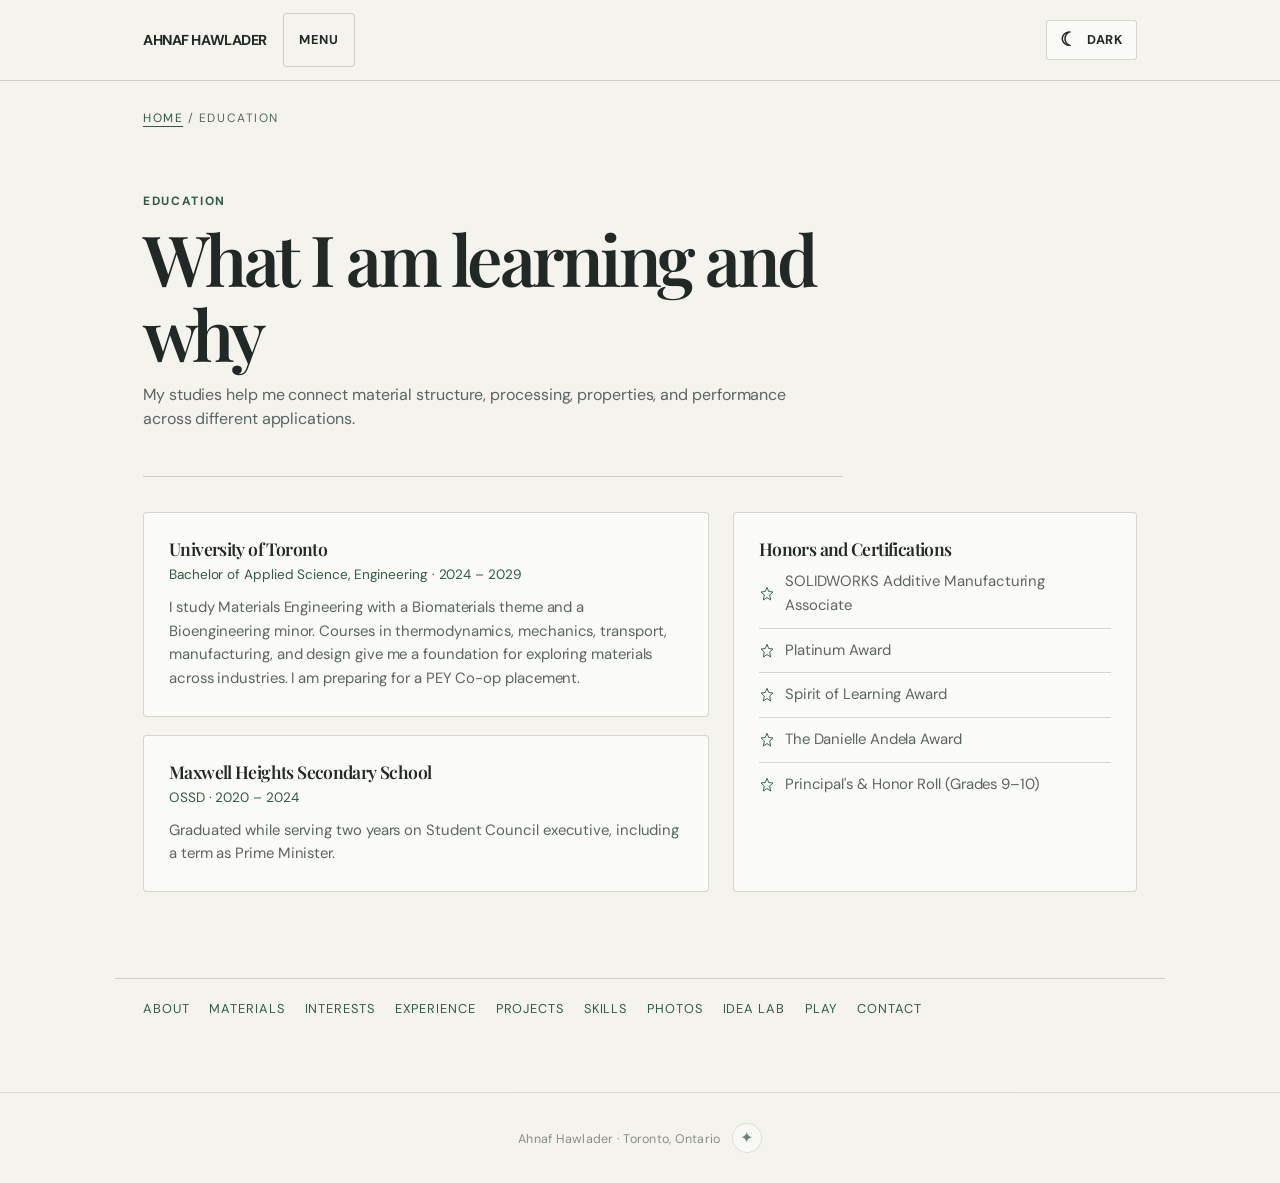
<file: education.html>
<!DOCTYPE html><html lang="en"><head><meta charset="UTF-8"><meta name="viewport" content="width=device-width, initial-scale=1, viewport-fit=cover">
<title>Education | Ahnaf Hawlader</title><meta name="description" content="Education of Ahnaf Hawlader.">
<script>
document.documentElement.classList.add('js-enabled');
try {
  var savedTheme = localStorage.getItem('ahnaf-mode');
  var preferredMode = window.matchMedia && window.matchMedia('(prefers-color-scheme: dark)').matches ? 'dark' : 'light';
  document.documentElement.setAttribute('data-theme', savedTheme === 'light' || savedTheme === 'dark' ? savedTheme : preferredMode);
} catch (e) {
  document.documentElement.setAttribute('data-theme', 'light');
}
</script><link rel="preconnect" href="https://fonts.googleapis.com">
<link rel="preconnect" href="https://fonts.gstatic.com" crossorigin>
<link href="https://fonts.googleapis.com/css2?family=DM+Sans:wght@400;500;600;700&amp;family=Inter:wght@400;500;600;700&amp;family=Nunito:wght@400;500;600;700;800&amp;family=Orbitron:wght@500;600;700&amp;family=Playfair+Display:wght@400;600;700&amp;family=Rye&amp;display=swap" rel="stylesheet"><style>
  :root {
    --bg: #FFF8FB; --bg-alt: #FFEAF2; --bg-panel: #FFFFFF;
    --cream: #352437; --cream-dim: #654B60;
    --marigold: #FFC2DA; --coral: #F39ABC; --teal: #E9B3D3;
    --pink-ink: #982F65; --blue-ink: #694470;
    --line: rgba(53,36,55,.16); --dot-color: rgba(243,154,188,.23);
    --nav-bg: rgba(255,248,251,.94); --pill-bg: rgba(53,36,55,.055);
    --subtle-fill: rgba(53,36,55,.05); --btn-ink: #3A2434;
    --btn-shadow: rgba(243,154,188,.32); --icon-bg: rgba(233,179,211,.26);
    --tag-bg: rgba(255,194,218,.32);
    --font-body: 'DM Sans', -apple-system, BlinkMacSystemFont, sans-serif;
    --font-display: 'Playfair Display', Georgia, serif; --display-weight: 600;
    --hero-glow: rgba(255,154,193,.31);
    --display-spacing: 0.005em;
    --radius-blob: 62% 38% 37% 63% / 58% 41% 59% 42%;
    box-sizing: border-box;
  }

  body { transition: background 0.25s ease, color 0.25s ease; }
  *, *::before, *::after { box-sizing: inherit; }
  html { scroll-behavior: smooth; scroll-padding-top: calc(72px + env(safe-area-inset-top, 0px)); }
  html, body { height: auto; }

  body {
    margin: 0;
    background: var(--bg);
    color: var(--cream);
    font-family: var(--font-body);
    line-height: 1.6;
    -webkit-font-smoothing: antialiased;
  }

  @media (prefers-reduced-motion: reduce) {
    * { animation-duration: 0.01ms !important; animation-iteration-count: 1 !important; transition-duration: 0.01ms !important; }
  }

  a { color: inherit; }

  h1, h2, h3 {
    font-family: var(--font-display);
    font-weight: var(--display-weight);
    margin: 0;
    line-height: 1.24;
    letter-spacing: var(--display-spacing);
  }

  .wrap {
    max-width: 1080px;
    margin: 0 auto;
    padding: 0 28px;
  }

  /* decorative dot texture */
  .dots {
    position: absolute;
    inset: 0;
    background-image: radial-gradient(circle, var(--dot-color) 1.4px, transparent 1.4px);
    background-size: 22px 22px;
    pointer-events: none;
  }

  /* ---------- NAV ---------- */
  header.nav {
    position: sticky;
    top: 0;
    z-index: 50;
    padding-top: env(safe-area-inset-top, 0px);
    background: var(--nav-bg);
    backdrop-filter: blur(10px);
    border-bottom: 1px solid var(--line);
  }
  .nav-inner {
    max-width: 1080px;
    margin: 0 auto;
    padding: 16px 28px;
  }
  .nav-links {
    display: flex;
    gap: 26px;
    list-style: none;
    margin: 0;
    padding: 0;
  }
  .nav-links a {
    text-decoration: none;
    font-size: 0.92rem;
    color: var(--cream-dim);
    transition: color 0.2s ease;
  }
  .nav-links a:hover, .nav-links a:focus-visible { color: var(--pink-ink); }
  .nav-links { display: none; }
  @media (min-width: 1240px) { .nav-links { display: flex; gap: 18px; } }
  .mobile-menu { position: relative; }
  .mobile-menu summary {
    cursor: pointer; list-style: none; min-height: 44px; display: flex; align-items: center;
    padding: 8px 15px; border-radius: 13px; border: 1px solid var(--line);
    background: var(--bg-panel); font-size: .94rem; font-weight: 800;
  }
  .mobile-menu summary::-webkit-details-marker { display: none; }
  .mobile-menu nav {
    position: absolute; top: calc(100% + 12px); left: 0;
    width: min(260px, calc(100vw - 24px)); max-height: min(70vh, 480px); overflow-y: auto;
    display: grid; gap: 3px; padding: 10px; background: var(--bg-panel);
    border: 1px solid var(--line); border-radius: 14px;
    box-shadow: 0 14px 35px rgba(0,0,0,.13);
  }
  .mobile-menu a { text-decoration: none; font-size: .95rem; font-weight: 700; padding: 10px; border-radius: 9px; }
  .mobile-menu a:hover { background: var(--pill-bg); color: var(--pink-ink); }
  @media (min-width: 1240px) { .mobile-menu { display: none; } }
  @media (max-width: 470px) {
    .nav-inner { padding: 10px 12px; }
    .nav-right { gap: 8px; }
    .mobile-menu summary { padding-inline: 10px; }
  }

  .nav-right {
    display: flex;
    align-items: center;
    justify-content: space-between;
    gap: 20px;
    width: 100%;
  }
  .theme-toggle {
    position: relative;
    width: 38px;
    height: 38px;
    border-radius: 10px;
    border: 1px solid var(--line);
    background: var(--pill-bg);
    color: var(--cream);
    display: flex;
    align-items: center;
    justify-content: center;
    cursor: pointer;
    padding: 0;
    transition: border-color 0.2s ease, color 0.2s ease;
  }
  .theme-toggle:hover { border-color: var(--teal); color: var(--blue-ink); }

  .theme-picker { display: flex; align-items: center; gap: 8px; flex-shrink: 0; }
  .swatch {
    width: 42px; height: 42px; flex-shrink: 0; padding: 0;
    display: grid; place-items: center; border: 2px solid var(--line);
    border-radius: 50%; color: #30251D; font-size: 1.1rem; cursor: pointer;
    background: linear-gradient(135deg, var(--sw-bg) 0 31%, var(--sw1) 32% 67%, var(--sw2) 68%);
    transition: transform .18s ease, border-color .18s ease, box-shadow .18s ease;
  }
  .swatch:hover { transform: translateY(-3px) scale(1.07); }
  .swatch.active { border-color: var(--pink-ink); box-shadow: 0 0 0 3px var(--bg-panel), 0 0 0 5px var(--pink-ink); }
  @media (max-width: 470px) {
    .theme-picker { gap: 7px; }
    .swatch { width: 36px; height: 36px; font-size: 1rem; }
  }
  @media (max-width: 350px) {
    .theme-picker { gap: 5px; }
    .swatch { width: 33px; height: 33px; }
  }

  /* A fresh welcome on every visit. */
  .intro-overlay { display: none; }
  .js-enabled .intro-overlay {
    position: fixed; inset: 0; z-index: 1000; display: grid; place-items: center;
    overflow: hidden; background: var(--bg); color: var(--cream); text-align: center;
    animation: intro-fade .7s ease 2.85s forwards;
  }
  .intro-overlay::before {
    content: ''; position: absolute; width: min(80vw, 600px); aspect-ratio: 1;
    border-radius: 50%; background: radial-gradient(circle, var(--hero-glow), transparent 68%);
  }
  .intro-stage { position: relative; z-index: 2; padding: 24px; animation: ninja-enter .8s cubic-bezier(.2,1.3,.45,1) both; }
  .intro-ninja { display: block; width: clamp(116px, 35vw, 168px); height: auto; margin: 0 auto 20px; filter: drop-shadow(0 14px 14px var(--btn-shadow)); }
  .intro-stage h2 { font-size: clamp(2.2rem, 8vw, 4rem); color: var(--pink-ink); }
  .intro-stage p { margin: 6px 0 0; color: var(--cream-dim); font-weight: 700; }
  .intro-skip {
    position: absolute; z-index: 4; right: max(20px, env(safe-area-inset-right));
    bottom: max(24px, env(safe-area-inset-bottom));
    padding: 9px 16px; border-radius: 999px; border: 1px solid var(--line);
    background: var(--bg-panel); color: var(--cream); font: 700 .9rem var(--font-body); cursor: pointer;
  }
  .intro-skip:hover { background: var(--tag-bg); }
  .intro-smoke {
    position: absolute; z-index: 3; left: 50%; top: 54%; width: min(44vw, 290px); aspect-ratio: 1;
    border-radius: 50%; pointer-events: none;
    background: radial-gradient(circle, var(--bg-panel) 5%, var(--marigold) 45%, transparent 72%);
    filter: blur(12px); opacity: 0; transform: translate(-50%, -50%) scale(.1);
    animation: smoke-poof 1.65s ease-out 1.35s both;
  }
  .intro-smoke:nth-of-type(2) { --smoke-x: -95%; --smoke-y: -30%; animation-delay: 1.47s; }
  .intro-smoke:nth-of-type(3) { --smoke-x: 85%; --smoke-y: -55%; animation-delay: 1.55s; }
  .intro-smoke:nth-of-type(4) { --smoke-x: -60%; --smoke-y: 55%; animation-delay: 1.62s; }
  .intro-smoke:nth-of-type(5) { --smoke-x: 65%; --smoke-y: 70%; animation-delay: 1.4s; }
  .intro-smoke:nth-of-type(6) { --smoke-x: 5%; --smoke-y: -105%; animation-delay: 1.7s; }
  @keyframes ninja-enter { from { opacity: 0; transform: translateY(-110px) rotate(-12deg) scale(.6); } to { opacity: 1; transform: none; } }
  @keyframes smoke-poof {
    20% { opacity: .86; }
    65% { opacity: .72; }
    to { opacity: 0; transform: translate(calc(-50% + var(--smoke-x, 0px)), calc(-50% + var(--smoke-y, -20%))) scale(2.4); }
  }
  @keyframes intro-fade { to { opacity: 0; visibility: hidden; pointer-events: none; } }
  .js-enabled .intro-overlay.dismissed { animation: none; opacity: 0; pointer-events: none; transition: opacity .25s ease; }
  @media (prefers-reduced-motion: reduce) {
    .js-enabled .intro-overlay { animation: intro-fade .01ms linear .5s forwards; }
    .intro-stage { animation: none; }
    .intro-smoke { display: none; }
  }

  /* ---------- HERO ---------- */
  .hero {
    position: relative;
    overflow: hidden;
    padding: 64px 0 80px;
    background: radial-gradient(circle at 78% 24%, var(--hero-glow), transparent 42%);
  }
  .hero::after {
    content: var(--hero-symbol, '✦'); position: absolute; top: 18px; right: 5%;
    color: var(--coral); opacity: .35; font-size: clamp(2.5rem, 5vw, 4.5rem);
    pointer-events: none; animation: bob 6s ease-in-out infinite;
  }
  .hero.theme-swap { animation: theme-flash .55s ease; }
  @keyframes theme-flash { from { filter: saturate(1.45) brightness(1.06); } to { filter: none; } }
  :root[data-theme="sakura"] { --hero-symbol: '✿'; }
  :root[data-theme="cyberpunk"] { --hero-symbol: '◇'; }
  :root[data-theme="western"] { --hero-symbol: '★'; }
  :root[data-theme="moonlit"] { --hero-symbol: '✿'; }
  :root[data-theme="cyberpunk"] .hero .dots {
    background-image: linear-gradient(rgba(49,231,245,.12) 1px, transparent 1px),
      linear-gradient(90deg, rgba(49,231,245,.12) 1px, transparent 1px);
    background-size: 32px 32px;
  }
  :root[data-theme="cyberpunk"] .hero h1 em { text-shadow: 0 0 20px var(--coral); }
  :root[data-theme="cyberpunk"] .btn-primary { box-shadow: 0 0 22px rgba(49,231,245,.28); }
  :root[data-theme="western"] .hero h1 em { text-shadow: 3px 3px 0 var(--marigold); }
  :root[data-theme="western"] .project-card:hover { box-shadow: 5px 5px 0 var(--marigold); }
  :root[data-theme="sakura"] .hero::after, :root[data-theme="moonlit"] .hero::after { opacity: .55; }
  .hero-grid {
    display: grid;
    grid-template-columns: 1fr;
    gap: 44px;
    align-items: center;
    position: relative;
    z-index: 2;
  }
  @media (min-width: 860px) {
    .hero-grid { grid-template-columns: 1.15fr 0.85fr; gap: 24px; }
  }
  .eyebrow-line {
    display: flex;
    align-items: center;
    gap: 10px;
    color: var(--pink-ink);
    font-size: 0.95rem;
    margin-bottom: 18px;
  }
  .eyebrow-line svg { flex-shrink: 0; }
  .hero h1 {
    font-size: clamp(2.5rem, 6vw, 4.1rem);
    line-height: 1.05;
    color: var(--cream);
  }
  .hero h1 em {
    font-style: italic;
    color: var(--pink-ink);
  }
  .hero-sub {
    margin-top: 20px;
    font-size: 1.15rem;
    color: var(--cream-dim);
    max-width: 46ch;
  }
  .hero-meta {
    margin-top: 26px;
    display: flex;
    flex-wrap: wrap;
    gap: 10px;
  }
  .pill {
    display: inline-flex;
    align-items: center;
    gap: 6px;
    padding: 7px 14px;
    border-radius: 999px;
    border: 1px solid var(--line);
    font-size: 0.85rem;
    color: var(--cream-dim);
    background: var(--pill-bg);
  }
  .hero-cta {
    margin-top: 34px;
    display: flex;
    flex-wrap: wrap;
    gap: 14px;
  }
  .btn {
    display: inline-flex;
    align-items: center;
    gap: 8px;
    padding: 13px 22px;
    border-radius: 12px;
    text-decoration: none;
    font-size: 0.95rem;
    font-weight: 600;
    transition: transform 0.18s ease, box-shadow 0.18s ease;
    border: 1px solid transparent;
  }
  .btn:hover { transform: translateY(-2px); }
  .btn-primary {
    background: var(--marigold);
    color: var(--btn-ink);
  }
  .btn-primary:hover { box-shadow: 0 10px 24px var(--btn-shadow); }
  .btn-ghost {
    border-color: var(--line);
    color: var(--cream);
  }
  .btn-ghost:hover { border-color: var(--teal); color: var(--blue-ink); }

  .photo-frame {
    position: relative;
    justify-self: center;
    width: min(340px, 78vw);
  }
  .blob-bg {
    position: absolute;
    inset: -18px;
    background: linear-gradient(135deg, var(--coral), var(--marigold));
    border-radius: var(--radius-blob);
    animation: morph 14s ease-in-out infinite;
    opacity: 0.9;
    z-index: 0;
  }
  .photo-frame img {
    position: relative;
    z-index: 1;
    width: 100%;
    display: block;
    object-fit: cover;
    aspect-ratio: 3/4;
    border-radius: var(--radius-blob);
    animation: morph 14s ease-in-out infinite;
    border: 4px solid var(--bg);
  }
  @keyframes morph {
    0%, 100% { border-radius: 62% 38% 37% 63% / 58% 41% 59% 42%; }
    33% { border-radius: 45% 55% 62% 38% / 40% 62% 38% 60%; }
    66% { border-radius: 55% 45% 40% 60% / 55% 35% 65% 45%; }
  }

  /* ---------- SECTION SHARED ---------- */
  section { position: relative; padding: 76px 0; }
  .section-alt { background: var(--bg-alt); }
  .kicker {
    color: var(--blue-ink);
    font-size: 0.95rem;
    margin-bottom: 10px;
    display: block;
  }
  .section-head {
    max-width: 640px;
    margin-bottom: 44px;
  }
  .section-head h2 {
    font-size: clamp(1.7rem, 3.4vw, 2.4rem);
    color: var(--cream);
  }
  .section-head p { color: var(--cream-dim); margin-top: 12px; font-size: 1.02rem; }
  /* ---------- ABOUT ---------- */
  .about-body {
    display: grid;
    grid-template-columns: 1fr;
    gap: 30px;
  }
  @media (min-width: 780px) {
    .about-body { grid-template-columns: 1.3fr 1fr; }
  }
  .about-body p {
    font-size: 1.08rem;
    color: var(--cream-dim);
    margin: 0 0 18px;
  }
  .about-body p:last-child { margin-bottom: 0; }
  .about-card {
    background: var(--bg-panel);
    border: 1px solid var(--line);
    border-radius: 20px;
    padding: 26px;
    align-self: start;
  }
  .about-card h3 {
    font-size: 1.05rem;
    color: var(--pink-ink);
    margin-bottom: 14px;
  }
  .about-card ul { margin: 0; padding-left: 18px; color: var(--cream-dim); font-size: 0.95rem; }
  .about-card li { margin-bottom: 8px; }
  .about-card li:last-child { margin-bottom: 0; }

  /* ---------- PROJECTS ---------- */
  .project-list {
    display: grid;
    gap: 20px;
    grid-template-columns: 1fr;
  }
  @media (min-width: 780px) {
    .project-list { grid-template-columns: repeat(3, 1fr); }
  }
  .project-card {
    background: var(--bg-panel);
    border: 1px solid var(--line);
    border-radius: 20px;
    padding: 28px 24px;
    display: flex;
    flex-direction: column;
    gap: 14px;
    transition: border-color 0.2s ease, transform 0.2s ease;
  }
  .project-card:hover { border-color: var(--teal); transform: translateY(-4px); }
  .project-icon {
    width: 42px; height: 42px;
    border-radius: 12px;
    display: flex; align-items: center; justify-content: center;
    background: var(--icon-bg);
    color: var(--blue-ink);
  }
  .project-card h3 { font-size: 1.15rem; color: var(--cream); }
  .project-meta { font-size: 0.82rem; color: var(--cream-dim); opacity: 0.85; }
  .project-card p { color: var(--cream-dim); font-size: 0.95rem; margin: 0; flex-grow: 1; }
  .tag-row { display: flex; flex-wrap: wrap; gap: 8px; margin-top: 4px; }
  .tag {
    font-size: 0.76rem;
    padding: 4px 10px;
    border-radius: 999px;
    background: var(--tag-bg);
    color: var(--pink-ink);
  }

  /* ---------- MATERIALS FOCUS ---------- */
  .dream-grid { display: grid; grid-template-columns: repeat(2, minmax(0, 1fr)); gap: 18px; }
  .dream-card {
    padding: 28px 24px; border-radius: 20px; border: 1px solid var(--line);
    background: var(--bg-panel); min-width: 0;
  }
  .dream-icon { display: block; font-size: 2rem; margin-bottom: 18px; }
  .dream-card h3 { font-size: 1.18rem; color: var(--pink-ink); }
  .dream-card p { color: var(--cream-dim); margin: 10px 0 0; font-size: .95rem; }
  @media (max-width: 720px) { .dream-grid { grid-template-columns: 1fr; } }

  /* ---------- TIMELINE ---------- */
  .timeline {
    position: relative;
    padding-left: 28px;
    border-left: 2px solid var(--line);
  }
  .t-item {
    position: relative;
    padding-bottom: 34px;
  }
  .t-item:last-child { padding-bottom: 0; }
  .t-item::before {
    content: "";
    position: absolute;
    left: -34px;
    top: 4px;
    width: 12px;
    height: 12px;
    border-radius: 50%;
    background: var(--coral);
    border: 3px solid var(--bg);
    box-shadow: 0 0 0 2px var(--coral);
  }
  #experience .section-head h2::after,
  #interests .section-head h2::after {
    display: inline-block; margin-left: .28em; color: var(--coral);
    font-family: var(--font-body); font-size: .55em; vertical-align: middle;
  }
  #experience .section-head h2::after { content: '✦'; }
  #interests .section-head h2::after { content: '♪'; color: var(--blue-ink); }
  #experience .section-head.revealed h2::after,
  #interests .section-head.revealed h2::after { animation: section-spark .75s ease-out both; }
  .t-item.revealed::before { animation: timeline-ping .8s ease-out; }
  .t-item:nth-child(even).revealed::before { animation-delay: .1s; }
  @keyframes section-spark {
    from { opacity: 0; transform: rotate(-25deg) scale(.45); }
    60% { opacity: 1; transform: rotate(12deg) scale(1.25); }
    to { opacity: 1; transform: rotate(0) scale(1); }
  }
  @keyframes timeline-ping {
    0% { transform: scale(.55); box-shadow: 0 0 0 2px var(--coral), 0 0 0 2px var(--tag-bg); }
    55% { transform: scale(1.13); box-shadow: 0 0 0 2px var(--coral), 0 0 0 11px transparent; }
    100% { transform: scale(1); box-shadow: 0 0 0 2px var(--coral), 0 0 0 11px transparent; }
  }
  .t-date { font-size: 0.82rem; color: var(--blue-ink); margin-bottom: 4px; }
  .t-item h3 { font-size: 1.08rem; color: var(--cream); margin-bottom: 2px; }
  .t-org { font-size: 0.92rem; color: var(--cream-dim); margin-bottom: 8px; display: block; }
  .t-item p { margin: 0; color: var(--cream-dim); font-size: 0.94rem; }
  .timeline-note {
    margin-top: 30px;
    font-size: 0.9rem;
    color: var(--cream-dim);
  }
  .timeline-note a { color: var(--blue-ink); text-decoration: underline; }
  .experience-bridge {
    margin-top: 34px; padding: 25px 28px; border: 1px solid var(--line);
    border-left: 4px solid var(--coral); border-radius: 16px; background: var(--bg-panel);
  }
  .experience-bridge h3 { font-size: 1.15rem; color: var(--pink-ink); }
  .experience-bridge p { margin: 9px 0 0; color: var(--cream-dim); }
  .experience-bridge a { color: var(--blue-ink); text-underline-offset: 3px; }

  /* ---------- SKILLS ---------- */
  .skills-grid {
    display: grid;
    grid-template-columns: 1fr;
    gap: 22px;
  }
  @media (min-width: 780px) {
    .skills-grid { grid-template-columns: repeat(3, 1fr); }
  }
  .skill-group {
    background: var(--bg-panel);
    border: 1px solid var(--line);
    border-radius: 20px;
    padding: 24px;
  }
  .skill-group h3 {
    font-size: 1rem;
    color: var(--blue-ink);
    margin-bottom: 16px;
  }
  .skill-pills { display: flex; flex-wrap: wrap; gap: 8px; }
  .skill-pill {
    font-size: 0.85rem;
    padding: 7px 13px;
    border-radius: 10px;
    background: var(--subtle-fill);
    border: 1px solid var(--line);
    color: var(--cream);
  }

  /* ---------- EDUCATION / HONORS ---------- */
  .edu-grid {
    display: grid;
    grid-template-columns: 1fr;
    gap: 24px;
  }
  @media (min-width: 780px) {
    .edu-grid { grid-template-columns: 1.4fr 1fr; }
  }
  .edu-card {
    background: var(--bg-panel);
    border: 1px solid var(--line);
    border-radius: 20px;
    padding: 26px;
    margin-bottom: 18px;
  }
  .edu-card:last-child { margin-bottom: 0; }
  .edu-card h3 { font-size: 1.1rem; color: var(--cream); }
  .edu-when { font-size: 0.85rem; color: var(--blue-ink); margin: 4px 0 10px; }
  .edu-card p { margin: 0; color: var(--cream-dim); font-size: 0.93rem; }
  .honor-list { list-style: none; margin: 0; padding: 0; }
  .honor-list li {
    display: flex; align-items: center; gap: 10px;
    padding: 10px 0;
    border-bottom: 1px solid var(--line);
    font-size: 0.93rem;
    color: var(--cream-dim);
  }
  .honor-list li:last-child { border-bottom: none; }
  .honor-list svg { flex-shrink: 0; color: var(--pink-ink); }

  /* ---------- CONTACT ---------- */
  .contact-panel {
    background: linear-gradient(135deg, var(--bg-panel), var(--bg-alt));
    border: 1px solid var(--line);
    border-radius: 26px;
    padding: 52px 40px;
    text-align: center;
    position: relative;
    overflow: hidden;
  }
  .contact-panel h2 { font-size: clamp(1.7rem, 4vw, 2.3rem); }
  .contact-panel p { color: var(--cream-dim); margin: 14px auto 30px; max-width: 46ch; }
  .contact-cta { display: flex; flex-wrap: wrap; justify-content: center; gap: 14px; }
  .resume-note {
    margin-top: 22px;
    font-size: 0.85rem;
    color: var(--cream-dim);
    opacity: 0.75;
  }

  footer {
    padding: 30px 0 calc(30px + env(safe-area-inset-bottom, 0px));
    text-align: center;
    font-size: 0.82rem;
    color: var(--cream-dim);
    opacity: 0.7;
  }

  /* ---------- MATCH GAME ---------- */
  .match-wrap { display: flex; flex-direction: column; align-items: center; gap: 22px; }
  .match-board {
    display: grid;
    grid-template-columns: repeat(4, 1fr);
    gap: 12px;
    max-width: 520px;
    width: 100%;
  }
  @media (min-width: 620px) { .match-board { grid-template-columns: repeat(4, 1fr); } }
  .match-card {
    position: relative;
    aspect-ratio: 3/4;
    border-radius: 12px;
    border: 1px solid var(--line);
    background: var(--bg-panel);
    cursor: pointer;
    padding: 0;
    perspective: 600px;
  }
  .match-face {
    position: absolute; inset: 0;
    display: flex; align-items: center; justify-content: center;
    border-radius: 12px;
    backface-visibility: hidden;
    transition: transform 0.4s ease;
    font-family: var(--font-display);
    font-size: 0.95rem;
    text-align: center;
    padding: 6px;
  }
  .match-front { background: linear-gradient(135deg, var(--coral), var(--marigold)); color: var(--btn-ink); font-size: 1.4rem; transform: rotateY(0deg); }
  .match-back { background: var(--pill-bg); color: var(--cream); border: 1px solid var(--line); transform: rotateY(180deg); }
  .match-card.flipped .match-front, .match-card.done .match-front { transform: rotateY(-180deg); }
  .match-card.flipped .match-back, .match-card.done .match-back { transform: rotateY(0deg); }
  .match-card.done { opacity: 0.55; cursor: default; }
  .match-hud { display: flex; align-items: center; gap: 18px; flex-wrap: wrap; justify-content: center; color: var(--cream-dim); font-size: 0.92rem; }
  .match-status { color: var(--pink-ink); font-weight: 600; }
  .match-best { color: var(--blue-ink); }
  .sparkle-button {
    border: 1px solid var(--line); border-radius: 999px; padding: 9px 15px;
    background: var(--bg-panel); color: var(--pink-ink); cursor: pointer;
    font: inherit; font-size: .86rem; font-weight: 600;
    transition: transform .2s ease, box-shadow .2s ease;
  }
  .sparkle-button:hover { transform: translateY(-3px) rotate(-2deg); box-shadow: 0 9px 22px var(--btn-shadow); }
  .curiosity-corner { text-align: center; margin-top: 26px; }
  .curiosity-note { color: var(--cream-dim); min-height: 1.6em; margin: 12px 0 0; font-size: .92rem; }
  .secret-button {
    display: inline-grid; place-items: center; margin-left: 8px; width: 30px; height: 30px;
    border: 1px solid var(--line); border-radius: 50%; background: var(--bg-panel);
    color: var(--pink-ink); cursor: pointer; font-size: 1rem;
    transition: transform .25s ease, background .25s ease;
  }
  .secret-button:hover { transform: rotate(30deg) scale(1.12); background: var(--tag-bg); }
  .secret-message { display: block; min-height: 1.5em; margin-top: 8px; color: var(--pink-ink); font-weight: 600; opacity: 1; }
  .secret-message[hidden] { display: none; }
  /* ---------- IDEA LAB ---------- */
  .lab-shell {
    display: grid; grid-template-columns: minmax(0, 1fr) minmax(0, 1fr);
    gap: 26px; padding: 30px; border: 1px solid var(--line);
    border-radius: 26px; background: var(--bg-panel);
    box-shadow: 0 18px 50px rgba(51,50,74,.06);
  }
  .lab-controls { display: grid; gap: 20px; align-content: center; }
  .lab-choice-title { display: block; margin-bottom: 10px; font-weight: 700; color: var(--cream); }
  .lab-options { display: flex; flex-wrap: wrap; gap: 9px; }
  .lab-option {
    padding: 9px 13px; border: 1px solid var(--line); border-radius: 999px;
    background: var(--pill-bg); color: var(--cream); font: inherit;
    cursor: pointer; transition: transform .2s ease, background .2s ease, border-color .2s ease;
  }
  .lab-option:hover { transform: translateY(-3px); border-color: var(--teal); }
  .lab-option[aria-pressed="true"] { background: var(--tag-bg); border-color: var(--pink-ink); color: var(--pink-ink); font-weight: 700; }
  .lab-result {
    min-height: 265px; display: flex; flex-direction: column; justify-content: center;
    position: relative; overflow: hidden; padding: 30px; border-radius: 21px;
    background: linear-gradient(145deg, var(--tag-bg), var(--icon-bg), var(--bg-alt));
    border: 1px solid var(--line);
  }
  .lab-result::before, .lab-result::after {
    content: ''; position: absolute; border: 2px solid var(--line); border-radius: 50%; pointer-events: none;
  }
  .lab-result::before { width: 180px; height: 180px; right: -55px; top: -80px; }
  .lab-result::after { width: 90px; height: 90px; right: 45px; bottom: -42px; }
  .lab-result > * { position: relative; z-index: 1; }
  .lab-label { font-size: .75rem; text-transform: uppercase; letter-spacing: .13em; color: var(--blue-ink); font-weight: 700; }
  .lab-result h3 { margin: 12px 0; font-size: clamp(1.45rem, 3vw, 2rem); line-height: 1.15; }
  .lab-result p { margin: 0; color: var(--cream-dim); max-width: 46ch; }
  .lab-result.swap > * { animation: lab-appear .35s ease both; }
  .lab-footnote { margin: 16px 0 0; color: var(--cream-dim); font-size: .85rem; }
  @keyframes lab-appear { from { opacity: 0; transform: translateY(8px); } to { opacity: 1; transform: translateY(0); } }
  @media (max-width: 720px) { .lab-shell { grid-template-columns: 1fr; padding: 18px; } .lab-result { min-height: 225px; } }
  .confetti-piece {
    position: fixed; z-index: 100; top: -24px; left: var(--x); pointer-events: none;
    font-size: 20px; animation: confetti-fall var(--duration) ease-in forwards;
  }
  @keyframes confetti-fall { to { transform: translate(var(--drift), 105vh) rotate(550deg); opacity: 0; } }

  /* ---------- SMALL INTERACTIONS ---------- */
  .scroll-progress {
    position: absolute; bottom: -1px; left: 0; height: 3px; width: 100%;
    background: linear-gradient(90deg, var(--coral), var(--teal));
    transform: scaleX(0); transform-origin: left; pointer-events: none;
  }
  .hero-copy { animation: arrive 0.8s ease both; }
  .photo-frame { animation: arrive 0.9s 0.12s ease both, float 6s 1s ease-in-out infinite; }
  .hero-orbit {
    position: absolute; z-index: 2; width: 44px; height: 44px; border-radius: 14px;
    display: grid; place-items: center; background: var(--bg-panel);
    border: 1px solid var(--line); box-shadow: 0 12px 28px rgba(51,50,74,.12);
    font-size: 1.35rem; pointer-events: none;
  }
  .hero-orbit.one { top: -10px; right: -18px; animation: bob 5s ease-in-out infinite; }
  .hero-orbit.two { bottom: 34px; left: -28px; animation: bob 5s 1.5s ease-in-out infinite; }
  .feature-banner {
    margin: 0; position: relative; overflow: hidden; background: var(--bg-alt);
    border-block: 1px solid var(--line);
  }
  .feature-banner img {
    width: 100%; height: clamp(220px, 25vw, 370px); display: block;
    object-fit: cover; object-position: 65% center;
    transition: transform .8s ease;
  }
  .feature-banner:hover img { transform: scale(1.025); }
  .feature-banner figcaption {
    position: absolute; left: max(24px, calc((100vw - 1024px)/2)); bottom: 20px;
    padding: 9px 14px; border-radius: 10px; color: #33324A;
    background: rgba(255,255,255,.92); font-size: .85rem; font-weight: 600;
    box-shadow: 0 6px 25px rgba(0,0,0,.12);
  }
  .interest-grid { display: grid; grid-template-columns: repeat(3, 1fr); gap: 18px; }
  .interest-card {
    position: relative; overflow: hidden; padding: 28px 24px;
    background: var(--bg-panel); border: 1px solid var(--line); border-radius: 20px;
    transition: transform .25s ease, box-shadow .25s ease, border-color .25s ease;
  }
  .interest-card::after {
    content: ''; position: absolute; width: 120px; height: 120px; right: -55px; top: -55px;
    border-radius: 50%; background: var(--tag-bg); transition: transform .4s ease;
  }
  .interest-card:hover { transform: translateY(-6px) rotate(-.5deg); border-color: var(--teal); box-shadow: 0 16px 30px rgba(51,50,74,.09); }
  .interest-card:hover::after { transform: scale(1.5); }
  .interest-icon { display: block; font-size: 2rem; margin-bottom: 18px; transition: transform .3s ease; }
  .interest-card.revealed:nth-child(1) .interest-icon { animation: music-sway .7s ease-out .1s; }
  .interest-card.revealed:nth-child(2) .interest-icon { animation: ball-bounce .8s ease-out .16s; }
  .interest-card.revealed:nth-child(3) .interest-icon { animation: spark-turn .75s ease-out .22s; }
  @keyframes music-sway {
    0% { transform: rotate(-13deg) scale(.8); }
    55% { transform: rotate(10deg) scale(1.12); }
    100% { transform: none; }
  }
  @keyframes ball-bounce {
    0% { transform: translateY(-13px) scale(.88); }
    45% { transform: translateY(3px) scale(1.06,.94); }
    70% { transform: translateY(-5px); }
    100% { transform: none; }
  }
  @keyframes spark-turn {
    0% { transform: rotate(-20deg) scale(.7); opacity: .5; }
    65% { transform: rotate(12deg) scale(1.16); opacity: 1; }
    100% { transform: none; opacity: 1; }
  }
  .interest-card:hover .interest-icon { transform: rotate(-12deg) scale(1.15); }
  .interest-card h3 { font-size: 1.18rem; }
  .interest-card p { color: var(--cream-dim); margin: 10px 0 0; font-size: .95rem; }
  .photo-story { margin-top: 56px; }
  .photo-story h3 { font-size: clamp(1.45rem, 3vw, 2rem); }
  .photo-story p { margin: 8px 0 22px; color: var(--cream-dim); }
  .photo-gallery { display: grid; grid-template-columns: 1.25fr .85fr; gap: 18px; }
  .gallery-shot {
    position: relative; margin: 0; aspect-ratio: 1.42; overflow: hidden;
    border: 1px solid var(--line); border-radius: 22px;
    background: var(--bg-panel);
  }
  .gallery-shot.portrait { aspect-ratio: .96; }
  .gallery-shot::after {
    content: ''; position: absolute; inset: 48% 0 0;
    background: linear-gradient(transparent, rgba(15,18,32,.7)); pointer-events: none;
  }
  .gallery-shot img {
    display: block; width: 100%; height: 100%; object-fit: cover;
    transition: transform .45s ease;
  }
  .gallery-open { width: 100%; height: 100%; display: block; border: 0; padding: 0; background: transparent; cursor: zoom-in; }
  .gallery-open:focus-visible { outline: 3px solid var(--marigold); outline-offset: -5px; }
  .gallery-shot figcaption { pointer-events: none; }
  .photo-dialog {
    width: min(92vw, 1000px); max-height: 90vh; padding: 12px; border: 1px solid var(--line);
    border-radius: 18px; background: var(--bg-panel); color: var(--cream);
    box-shadow: 0 24px 60px rgba(0,0,0,.35);
  }
  .photo-dialog::backdrop { background: rgba(9,11,28,.84); backdrop-filter: blur(5px); }
  .photo-dialog img { display: block; width: 100%; max-height: 76vh; object-fit: contain; border-radius: 10px; }
  .photo-dialog p { margin: 10px 6px 2px; text-align: center; }
  .photo-close {
    position: absolute; top: 18px; right: 18px; z-index: 2; border: 0; border-radius: 999px;
    padding: 8px 14px; background: var(--bg-panel); color: var(--cream);
    font: inherit; font-weight: 800; cursor: pointer; box-shadow: 0 3px 14px rgba(0,0,0,.22);
  }
  .back-to-top {
    position: fixed; z-index: 45; right: max(18px, env(safe-area-inset-right));
    bottom: calc(18px + env(safe-area-inset-bottom, 0px));
    width: 50px; height: 50px; border: 0; border-radius: 50%;
    background: conic-gradient(var(--pink-ink) var(--scroll-turn, 0deg), var(--line) 0);
    color: var(--cream); font: 800 1.45rem var(--font-body); cursor: pointer;
    opacity: 0; transform: translateY(15px); pointer-events: none;
    transition: opacity .25s ease, transform .25s ease;
  }
  .back-to-top::before { content: ''; position: absolute; inset: 4px; border-radius: 50%; background: var(--bg-panel); }
  .back-to-top span { position: relative; }
  .back-to-top.visible { opacity: 1; transform: translateY(0); pointer-events: auto; }
  .back-to-top:hover { transform: translateY(-4px); }
  .gallery-shot.wide img { object-position: center 47%; }
  .gallery-shot.portrait img { object-position: center 42%; }
  .gallery-shot:hover img { transform: scale(1.035); }
  .gallery-shot figcaption {
    position: absolute; z-index: 1; left: 20px; bottom: 16px;
    color: #FFFFFF; font-weight: 800; font-size: 1rem;
    text-shadow: 0 1px 8px rgba(0,0,0,.5);
  }
  .reveal-ready { opacity: 0; transform: translateY(18px); }
  .reveal-ready.revealed { opacity: 1; transform: translateY(0); transition: opacity .65s ease, transform .65s ease; }
  .match-card.done { animation: match-pop .4s ease; }
  .match-status.celebrate { animation: match-pop .5s ease; }
  @keyframes arrive { from { opacity: 0; transform: translateY(18px); } to { opacity: 1; transform: translateY(0); } }
  @keyframes float { 0%, 100% { translate: 0 0; } 50% { translate: 0 -8px; } }
  @keyframes bob { 0%, 100% { transform: rotate(-8deg) translateY(0); } 50% { transform: rotate(8deg) translateY(-10px); } }
  @keyframes match-pop { 50% { transform: scale(1.08); } }
  @media (max-width: 720px) {
    .wrap { padding-inline: 20px; }
    section { padding-block: 58px; }
    .section-head { margin-bottom: 30px; }
    .hero { padding-block: 48px 64px; }
    .hero-grid { gap: 36px; }
    .hero h1 { font-size: clamp(2.25rem, 8vw, 3.2rem); line-height: 1.12; }
    .hero-sub { font-size: 1.04rem; }
    .photo-frame { width: min(300px, 75vw); }
    .contact-panel { padding: 36px 22px; }
    .contact-cta { flex-direction: column; align-items: stretch; }
    .contact-cta .btn { min-width: 0; justify-content: center; overflow-wrap: anywhere; text-align: center; }
    .match-board { gap: 8px; }
    .match-face { font-size: .83rem; overflow-wrap: anywhere; }
    .interest-grid { grid-template-columns: 1fr; }
    .photo-story { margin-top: 42px; }
    .photo-gallery { grid-template-columns: 1fr; gap: 16px; }
    .gallery-shot.wide { aspect-ratio: 1.5; }
    .gallery-shot.portrait { aspect-ratio: .85; }
    .feature-banner img { object-position: 78% center; }
    .feature-banner figcaption { left: 16px; bottom: 14px; font-size: .76rem; }
    .hero-orbit.one { right: -8px; }
    .hero-orbit.two { left: -8px; }
  }
  @media (max-width: 400px) {
    .wrap { padding-inline: 16px; }
    .hero-cta { flex-direction: column; align-items: stretch; }
    .hero-cta .btn { justify-content: center; }
    .match-board { gap: 6px; }
    .match-face { font-size: .75rem; padding: 3px; }
    .match-hud { gap: 10px; }
    .lab-option { padding: 8px 11px; }
  }
  @media (prefers-reduced-motion: reduce) {
    html { scroll-behavior: auto; }
    .photo-frame, .hero-copy, .hero-orbit, .hero::after { animation: none !important; }
    .reveal-ready { opacity: 1; transform: none; }
    .feature-banner:hover img, .interest-card:hover, .interest-card:hover .interest-icon, .gallery-shot:hover img { transform: none; }
    .confetti-piece { animation: none; display: none; }
    .lab-result.swap > * { animation: none; }
  }

  ::selection { background: var(--marigold); color: var(--btn-ink); }

  :focus-visible {
    outline: 2px solid var(--teal);
    outline-offset: 3px;
  }

/* A calmer layout; original palette and font variables above are unchanged. */
header.nav.page-nav .nav-inner { display:flex; align-items:center; gap:16px; max-width:1050px; }
.page-nav .nav-right { flex:1; min-width:0; justify-content:flex-end; }
.page-nav .mobile-menu { display:block; margin-right:auto; }
.page-nav .nav-links { display:none!important; }
.site-brand { color:var(--cream); text-decoration:none; font:var(--display-weight) 1.15rem var(--font-display); white-space:nowrap; }
.site-brand:hover { color:var(--pink-ink); }
.simple-page main > section { min-height:calc(100svh - 180px); background:var(--bg); }
.simple-page .wrap { max-width:900px; }
.simple-page .section-head { max-width:700px; }
.simple-page .dots { display:none; }
.simple-page .project-list { grid-template-columns:1fr; gap:14px; }
.simple-page .project-card { gap:8px; }
.simple-page .project-card:hover { transform:none; }
.simple-page .dream-card,.simple-page .project-card,.simple-page .interest-card,
.simple-page .skill-group,.simple-page .edu-card,.simple-page .experience-bridge,
.simple-page .about-card { border-radius:12px; box-shadow:none; }
.simple-page .interest-card:hover .interest-icon { transform:none; }
.simple-page .gallery-shot { border-radius:12px; }
.simple-page .gallery-shot:hover img { transform:none; }
.simple-page .photo-story { margin-top:0; }
.simple-page .photo-gallery { grid-template-columns:repeat(2,minmax(0,1fr)); }
.simple-page .photo-gallery .gallery-shot { aspect-ratio:1.4; }
.simple-page .photo-gallery .gallery-shot.portrait { aspect-ratio:1.4; }
.page-intro { max-width:900px; margin:0 auto; padding:42px 28px 0; color:var(--cream-dim); font-size:.9rem; }
.page-intro a { color:var(--blue-ink); }
.page-links { max-width:900px; margin:0 auto; padding:12px 28px 72px; display:flex; flex-wrap:wrap; gap:8px 18px; }
.page-links a { color:var(--blue-ink); font-size:.88rem; text-underline-offset:3px; }
.home-page .home-landing { min-height:calc(100svh - 60px); display:grid; place-items:center; position:relative; padding:86px 22px 65px; text-align:center; background:var(--bg); }
.home-page .theme-picker { position:absolute; top:22px; right:24px; }
.home-center { width:100%; max-width:760px; }
.home-center h1 { margin:0; color:var(--cream); font-family:var(--font-display); font-weight:var(--display-weight); letter-spacing:var(--display-spacing); font-size:clamp(2.45rem,6vw,3.5rem); line-height:1.18; }
.home-sub { margin:12px auto 0; color:var(--cream-dim); font-size:clamp(1rem,2vw,1.12rem); font-style:italic; }
.home-social { display:flex; justify-content:center; gap:18px; margin:26px 0 18px; }
.home-social a { display:grid; place-items:center; width:30px; height:30px; color:var(--cream); }
.home-social a:hover { color:var(--pink-ink); }
.home-social svg { width:26px; height:26px; fill:none; stroke:currentColor; stroke-width:1.9; stroke-linecap:round; stroke-linejoin:round; }
.home-links { display:grid; justify-items:center; gap:4px; }
.home-links a { display:block; padding:4px 12px; color:var(--cream); text-decoration:none; font-size:1.25rem; letter-spacing:.035em; }
.home-links a:hover { color:var(--pink-ink); text-decoration:underline; text-underline-offset:5px; }
.home-more { margin:19px auto 0; width:min(100%,480px); color:var(--cream-dim); }
.home-more summary { cursor:pointer; display:inline-block; list-style:none; padding:4px 12px; border-bottom:1px solid var(--line); }
.home-more summary::-webkit-details-marker { display:none; }
.home-more nav { display:flex; flex-wrap:wrap; justify-content:center; gap:4px 13px; margin-top:10px; }
.home-more a { color:var(--blue-ink); font-size:.88rem; }
.home-note { margin:30px 0 0; color:var(--cream-dim); font-size:.84rem; }
.home-page footer { min-height:60px; }
@media (max-width:720px) {
 .simple-page .photo-gallery { grid-template-columns:1fr; }
 .page-intro { padding:24px 20px 0; }
 .page-links { padding:12px 20px 55px; }
}
@media (max-width:510px) {
 .page-nav .nav-inner { gap:8px; padding:10px 12px; }
 .site-brand { font-size:.9rem; width:88px; white-space:normal; line-height:1.12; }
 .page-nav .nav-right { gap:8px; }
 .home-page .theme-picker { top:18px; right:18px; }
 .home-center h1 { font-size:2.35rem; }
 .home-links a { font-size:1.1rem; }
}
</style><link rel="stylesheet" href="minimal.css"></head><body class="simple-page"><header class="nav page-nav"><div class="scroll-progress" id="scrollProgress" aria-hidden="true"></div><div class="nav-inner">
<a class="site-brand" href="index.html">Ahnaf Hawlader</a><div class="nav-right"><details class="mobile-menu"><summary>Menu</summary><nav aria-label="Site pages"><a href="about.html">About</a><a href="materials.html">Materials</a><a href="interests.html">Interests</a><a href="experience.html">Experience</a><a href="projects.html">Projects</a><a href="skills.html">Skills</a><a href="education.html">Education</a><a href="photos.html">Photos</a><a href="idea-lab.html">Idea Lab</a><a href="play.html">Play</a><a href="contact.html">Contact</a></nav></details><div class="theme-picker"><button class="mode-toggle" type="button" aria-label="Switch colour mode" aria-pressed="false"><span class="mode-icon" aria-hidden="true">◐</span><span class="mode-word">Dark</span></button></div></div></div></header><main id="top"><p class="page-intro"><a href="index.html">Home</a> / Education</p>  <section id="education">
    <div class="wrap">
      <div class="section-head">
        <span class="kicker">Education</span>
        <h2>What I am learning and why</h2>
        <p>My studies help me connect material structure, processing, properties, and performance across different applications.</p>
      </div>
      <div class="edu-grid">
        <div>
          <div class="edu-card">
            <h3>University of Toronto</h3>
            <div class="edu-when">Bachelor of Applied Science, Engineering · 2024 – 2029</div>
            <p>I study Materials Engineering with a Biomaterials theme and a Bioengineering minor. Courses in thermodynamics, mechanics, transport, manufacturing, and design give me a foundation for exploring materials across industries. I am preparing for a PEY Co-op placement.</p>
          </div>
          <div class="edu-card">
            <h3>Maxwell Heights Secondary School</h3>
            <div class="edu-when">OSSD · 2020 – 2024</div>
            <p>Graduated while serving two years on Student Council executive, including a term as Prime Minister.</p>
          </div>
        </div>
        <div class="edu-card" style="margin-bottom:0;">
          <h3>Honors and Certifications</h3>
          <ul class="honor-list">
            <li><svg width="16" height="16" viewBox="0 0 24 24" fill="none"><path d="M12 2l2.6 6.2L21 9l-5 4.4L17.4 21 12 17.3 6.6 21 8 13.4 3 9l6.4-0.8L12 2z" stroke="currentColor" stroke-width="1.4" stroke-linejoin="round"/></svg> SOLIDWORKS Additive Manufacturing Associate</li>
            <li><svg width="16" height="16" viewBox="0 0 24 24" fill="none"><path d="M12 2l2.6 6.2L21 9l-5 4.4L17.4 21 12 17.3 6.6 21 8 13.4 3 9l6.4-0.8L12 2z" stroke="currentColor" stroke-width="1.4" stroke-linejoin="round"/></svg> Platinum Award</li>
            <li><svg width="16" height="16" viewBox="0 0 24 24" fill="none"><path d="M12 2l2.6 6.2L21 9l-5 4.4L17.4 21 12 17.3 6.6 21 8 13.4 3 9l6.4-0.8L12 2z" stroke="currentColor" stroke-width="1.4" stroke-linejoin="round"/></svg> Spirit of Learning Award</li>
            <li><svg width="16" height="16" viewBox="0 0 24 24" fill="none"><path d="M12 2l2.6 6.2L21 9l-5 4.4L17.4 21 12 17.3 6.6 21 8 13.4 3 9l6.4-0.8L12 2z" stroke="currentColor" stroke-width="1.4" stroke-linejoin="round"/></svg> The Danielle Andela Award</li>
            <li><svg width="16" height="16" viewBox="0 0 24 24" fill="none"><path d="M12 2l2.6 6.2L21 9l-5 4.4L17.4 21 12 17.3 6.6 21 8 13.4 3 9l6.4-0.8L12 2z" stroke="currentColor" stroke-width="1.4" stroke-linejoin="round"/></svg> Principal's &amp; Honor Roll (Grades 9–10)</li>
          </ul>
        </div>
      </div>
    </div>
  </section></main><nav class="page-links" aria-label="Other pages"><a href="about.html">About</a><a href="materials.html">Materials</a><a href="interests.html">Interests</a><a href="experience.html">Experience</a><a href="projects.html">Projects</a><a href="skills.html">Skills</a><a href="photos.html">Photos</a><a href="idea-lab.html">Idea Lab</a><a href="play.html">Play</a><a href="contact.html">Contact</a></nav><dialog class="photo-dialog" id="photoDialog" aria-label="Enlarged campus photo">
  <button class="photo-close" id="photoClose" type="button" aria-label="Close photo">Close ✕</button>
  <img id="photoDialogImage" alt="">
  <p id="photoDialogCaption"></p>
</dialog>
<button class="back-to-top" id="backToTop" type="button" aria-label="Back to top" title="Back to top"><span>↑</span></button>

<footer>
  Ahnaf Hawlader · Toronto, Ontario <button class="secret-button" id="secretButton" type="button" aria-label="Reveal a secret" aria-expanded="false" aria-controls="secretMessage">✦</button>
  <span class="secret-message" id="secretMessage" hidden>Avram was here! Official little-brother quality control 🏀✨</span>
</footer>

<script>
(function () {
  var intro = document.getElementById('introOverlay');
  if (intro) {
    var reducedIntro = window.matchMedia && window.matchMedia('(prefers-reduced-motion: reduce)').matches;
    var introSkip = document.getElementById('introSkip');
    introSkip.focus({ preventScroll: true });
    var introTimer = window.setTimeout(function () { intro.remove(); }, reducedIntro ? 650 : 3700);
    introSkip.addEventListener('click', function () {
      window.clearTimeout(introTimer);
      intro.classList.add('dismissed');
      window.setTimeout(function () { intro.remove(); }, reducedIntro ? 0 : 260);
    });
  }
  var root = document.documentElement;
  window.addEventListener('DOMContentLoaded', function () {
    var mobileMenu = document.querySelector('.mobile-menu');
    if (mobileMenu) mobileMenu.querySelectorAll('a').forEach(function (link) {
      link.addEventListener('click', function () { mobileMenu.open = false; });
    });
    function updateModeButton() {
      var dark = root.getAttribute('data-theme') === 'dark';
      document.querySelectorAll('.mode-toggle').forEach(function (button) {
        button.setAttribute('aria-pressed', String(dark));
        button.setAttribute('aria-label', dark ? 'Switch to light mode' : 'Switch to dark mode');
        button.setAttribute('title', dark ? 'Light mode' : 'Dark mode');
        var icon = button.querySelector('.mode-icon');
        var word = button.querySelector('.mode-word');
        if (icon) icon.textContent = dark ? '☀' : '☾';
        if (word) word.textContent = dark ? 'Light' : 'Dark';
      });
    }
    updateModeButton();
    document.querySelectorAll('.mode-toggle').forEach(function (button) {
      button.addEventListener('click', function () {
        var next = root.getAttribute('data-theme') === 'dark' ? 'light' : 'dark';
        root.setAttribute('data-theme', next);
        try { localStorage.setItem('ahnaf-mode', next); } catch (e) { /* local preferences unavailable */ }
        updateModeButton();
      });
    });
    var progress = document.getElementById('scrollProgress');
    var backToTop = document.getElementById('backToTop');
    var updateProgress = function () {
      var max = document.documentElement.scrollHeight - window.innerHeight;
      var fraction = max > 0 ? Math.max(0, Math.min(1, window.scrollY / max)) : 0;
      if (progress) progress.style.transform = 'scaleX(' + fraction + ')';
      if (backToTop) {
        backToTop.style.setProperty('--scroll-turn', (fraction * 360) + 'deg');
        backToTop.classList.toggle('visible', window.scrollY > 500);
      }
    };
    window.addEventListener('scroll', updateProgress, { passive: true });
    window.addEventListener('resize', updateProgress);
    updateProgress();
    if (backToTop) backToTop.addEventListener('click', function () {
      var reduced = window.matchMedia && window.matchMedia('(prefers-reduced-motion: reduce)').matches;
      window.scrollTo({ top: 0, behavior: reduced ? 'auto' : 'smooth' });
    });

    var photoDialog = document.getElementById('photoDialog');
    var photoDialogImage = document.getElementById('photoDialogImage');
    var photoDialogCaption = document.getElementById('photoDialogCaption');
    var lastPhotoButton = null;
    document.querySelectorAll('.gallery-open').forEach(function (button) {
      button.addEventListener('click', function () {
        var figure = button.closest('figure');
        var photo = button.querySelector('img');
        if (!photoDialog || !photo) return;
        lastPhotoButton = button;
        photoDialogImage.src = photo.src;
        photoDialogImage.alt = photo.alt;
        photoDialogCaption.textContent = figure.querySelector('figcaption').textContent;
        photoDialog.showModal();
      });
    });
    var photoClose = document.getElementById('photoClose');
    if (photoClose) photoClose.addEventListener('click', function () { photoDialog.close(); });
    if (photoDialog) {
      photoDialog.addEventListener('click', function (event) {
        if (event.target === photoDialog) photoDialog.close();
      });
      photoDialog.addEventListener('close', function () {
        photoDialogImage.removeAttribute('src');
        if (lastPhotoButton) lastPhotoButton.focus();
      });
    }

    var reduceMotion = window.matchMedia && window.matchMedia('(prefers-reduced-motion: reduce)').matches;
    var revealTargets = document.querySelectorAll('.section-head, .about-card, .dream-card, .project-card, .t-item, .skill-group, .edu-card, .interest-card, .gallery-shot, .contact-panel');
    if (!reduceMotion && 'IntersectionObserver' in window) {
      revealTargets.forEach(function (el) { el.classList.add('reveal-ready'); });
      var io = new IntersectionObserver(function (entries) {
        entries.forEach(function (entry) {
          if (entry.isIntersecting) {
            entry.target.classList.add('revealed');
            io.unobserve(entry.target);
          }
        });
      }, { threshold: 0.08, rootMargin: '0px 0px 30px 0px' });
      revealTargets.forEach(function (el) { io.observe(el); });
    }
  });
})();
</script><script>
(function () {
  var TERMS = [
    { name: 'Bridge', icon: '🌉' },
    { name: 'Gear', icon: '⚙️' },
    { name: 'Circuit', icon: '🔌' },
    { name: 'Robot', icon: '🤖' },
    { name: 'Rocket', icon: '🚀' },
    { name: 'Lightbulb', icon: '💡' }
  ];
  var board = document.getElementById('matchBoard');
  var movesEl = document.getElementById('matchMoves');
  var bestEl = document.getElementById('matchBest');
  var statusEl = document.getElementById('matchStatus');
  var resetBtn = document.getElementById('matchReset');
  if (!board) return;

  var first = null, second = null, lock = false, moves = 0, matched = 0, turnTimer = null;
  var best = null;
  try {
    var savedBest = Number(localStorage.getItem('ahnaf-match-best'));
    if (savedBest > 0) best = savedBest;
  } catch (e) { /* storage can be unavailable */ }
  if (bestEl) bestEl.textContent = best === null ? 'None yet' : String(best);

  function shuffle(arr) {
    for (var i = arr.length - 1; i > 0; i--) {
      var j = Math.floor(Math.random() * (i + 1));
      var t = arr[i]; arr[i] = arr[j]; arr[j] = t;
    }
    return arr;
  }

  function buildBoard() {
    if (turnTimer) clearTimeout(turnTimer);
    board.innerHTML = '';
    first = null; second = null; lock = false; moves = 0; matched = 0;
    movesEl.textContent = '0';
    statusEl.textContent = '';
    statusEl.classList.remove('celebrate');
    var deck = shuffle(TERMS.concat(TERMS));
    deck.forEach(function (card) {
      var el = document.createElement('button');
      el.type = 'button';
      el.className = 'match-card';
      el.setAttribute('data-term', card.name);
      el.setAttribute('aria-label', 'Face down card');
      el.innerHTML = '<span class="match-face match-front" aria-hidden="true">?</span><span class="match-face match-back" aria-hidden="true"><span>' + card.icon + '<br>' + card.name + '</span></span>';
      el.addEventListener('click', function () { onFlip(el); });
      board.appendChild(el);
    });
  }

  function onFlip(el) {
    if (lock || el.classList.contains('flipped') || el.classList.contains('done')) return;
    el.classList.add('flipped');
    el.setAttribute('aria-label', el.getAttribute('data-term'));
    if (!first) { first = el; return; }
    second = el;
    lock = true;
    moves++;
    movesEl.textContent = String(moves);
    var isMatch = first.getAttribute('data-term') === second.getAttribute('data-term');
    turnTimer = setTimeout(function () {
      if (isMatch) {
        first.classList.add('done');
        second.classList.add('done');
        first.setAttribute('aria-label', 'Matched ' + first.getAttribute('data-term'));
        second.setAttribute('aria-label', 'Matched ' + second.getAttribute('data-term'));
        matched += 2;
        if (matched === TERMS.length * 2) {
          statusEl.textContent = 'Solved in ' + moves + ' moves! 🎉';
          statusEl.classList.add('celebrate');
          if (best === null || moves < best) {
            best = moves;
            if (bestEl) bestEl.textContent = String(best);
            try { localStorage.setItem('ahnaf-match-best', String(best)); } catch (e) { /* no-op */ }
          }
          document.dispatchEvent(new Event('portfolioCelebrate'));
        }
      } else {
        first.classList.remove('flipped');
        second.classList.remove('flipped');
        first.setAttribute('aria-label', 'Face down card');
        second.setAttribute('aria-label', 'Face down card');
      }
      first = null; second = null; lock = false;
      turnTimer = null;
    }, isMatch ? 350 : 700);
  }

  if (resetBtn) resetBtn.addEventListener('click', buildBoard);
  buildBoard();
})();
</script><script>
(function () {
  var notes = [
    'Big ideas often start with a curious question.',
    'Build, test, learn, and try again.',
    'Every great team has people with different strengths.',
    'A little creativity can change how you see a problem.',
    'Take a break. The next idea might arrive while you play.'
  ];
  var noteIndex = -1;
  var note = document.getElementById('curiosityNote');
  var button = document.getElementById('curiosityButton');
  if (button && note) button.addEventListener('click', function () {
    noteIndex = (noteIndex + 1) % notes.length;
    note.textContent = notes[noteIndex];
  });

  var ideas = {
    mobility: {
      hydrogel: ['Comfort-first prosthetic liner', 'Imagine a soft liner that helps cushion pressure points, making a prosthetic more comfortable to wear.'],
      composite: ['Lightweight mobility frame', 'Imagine a strong, light frame that makes a mobility aid easier to carry and use.'],
      fabric: ['Movement-aware sleeve', 'Imagine a flexible sleeve that tracks motion and helps someone follow their rehabilitation exercises.']
    },
    healing: {
      hydrogel: ['Gentle wound dressing', 'Imagine a moisture-friendly dressing designed to protect a wound as it heals.'],
      composite: ['Protective recovery brace', 'Imagine a light brace that provides support while leaving room for comfortable movement.'],
      fabric: ['Recovery check-in wrap', 'Imagine a soft wrap that helps track movement during physical therapy.']
    },
    sport: {
      hydrogel: ['Cushioned grip concept', 'Imagine a soft, grippy layer that could make training equipment more comfortable to hold.'],
      composite: ['Springy court accessory', 'Imagine a light, durable piece of training equipment built to handle repeated jumps and landings.'],
      fabric: ['Practice feedback sleeve', 'Imagine a wearable sleeve that helps an athlete notice changes in their shooting motion.']
    }
  };
  var selection = { challenge: 'mobility', material: 'hydrogel' };
  var labels = { mobility: 'Mobility', healing: 'Healing', sport: 'Sport', hydrogel: 'hydrogel', composite: 'composite', fabric: 'smart fabric' };
  var labResult = document.getElementById('labResult');
  function renderIdea() {
    var idea = ideas[selection.challenge][selection.material];
    document.getElementById('labCombination').textContent = labels[selection.challenge] + ' + ' + labels[selection.material];
    document.getElementById('labTitle').textContent = idea[0];
    document.getElementById('labDescription').textContent = idea[1];
    document.querySelectorAll('.lab-option').forEach(function (option) {
      option.setAttribute('aria-pressed', String(selection[option.dataset.labKind] === option.dataset.labValue));
    });
    if (labResult) {
      labResult.classList.remove('swap');
      void labResult.offsetWidth;
      labResult.classList.add('swap');
    }
  }
  document.querySelectorAll('.lab-option').forEach(function (option) {
    option.addEventListener('click', function () {
      selection[option.dataset.labKind] = option.dataset.labValue;
      renderIdea();
    });
  });
  var surprise = document.getElementById('labSurprise');
  if (surprise) surprise.addEventListener('click', function () {
    var challenges = Object.keys(ideas);
    var materials = Object.keys(ideas.mobility);
    var choices = [];
    challenges.forEach(function (challenge) {
      materials.forEach(function (material) {
        if (challenge !== selection.challenge || material !== selection.material) choices.push({ challenge: challenge, material: material });
      });
    });
    selection = choices[Math.floor(Math.random() * choices.length)];
    renderIdea();
  });

  var secretButton = document.getElementById('secretButton');
  var secretMessage = document.getElementById('secretMessage');
  if (secretButton && secretMessage) secretButton.addEventListener('click', function () {
    var opening = secretMessage.hidden;
    secretMessage.hidden = !opening;
    secretButton.setAttribute('aria-expanded', String(opening));
    if (opening) celebrate();
  });

  var reduceMotion = window.matchMedia && window.matchMedia('(prefers-reduced-motion: reduce)').matches;
  function celebrate() {
    if (reduceMotion) return;
    var symbols = ['✨', '⭐', '🏀', '⚙️'];
    for (var i = 0; i < 18; i++) {
      var piece = document.createElement('span');
      piece.className = 'confetti-piece';
      piece.setAttribute('aria-hidden', 'true');
      piece.textContent = symbols[i % symbols.length];
      piece.style.setProperty('--x', Math.round(Math.random() * 95) + 'vw');
      piece.style.setProperty('--drift', Math.round(Math.random() * 180 - 90) + 'px');
      piece.style.setProperty('--duration', (2 + Math.random() * 1.3).toFixed(2) + 's');
      document.body.appendChild(piece);
      piece.addEventListener('animationend', function () { this.remove(); });
    }
  }
  document.addEventListener('portfolioCelebrate', celebrate);
})();
</script></body></html>
</file>
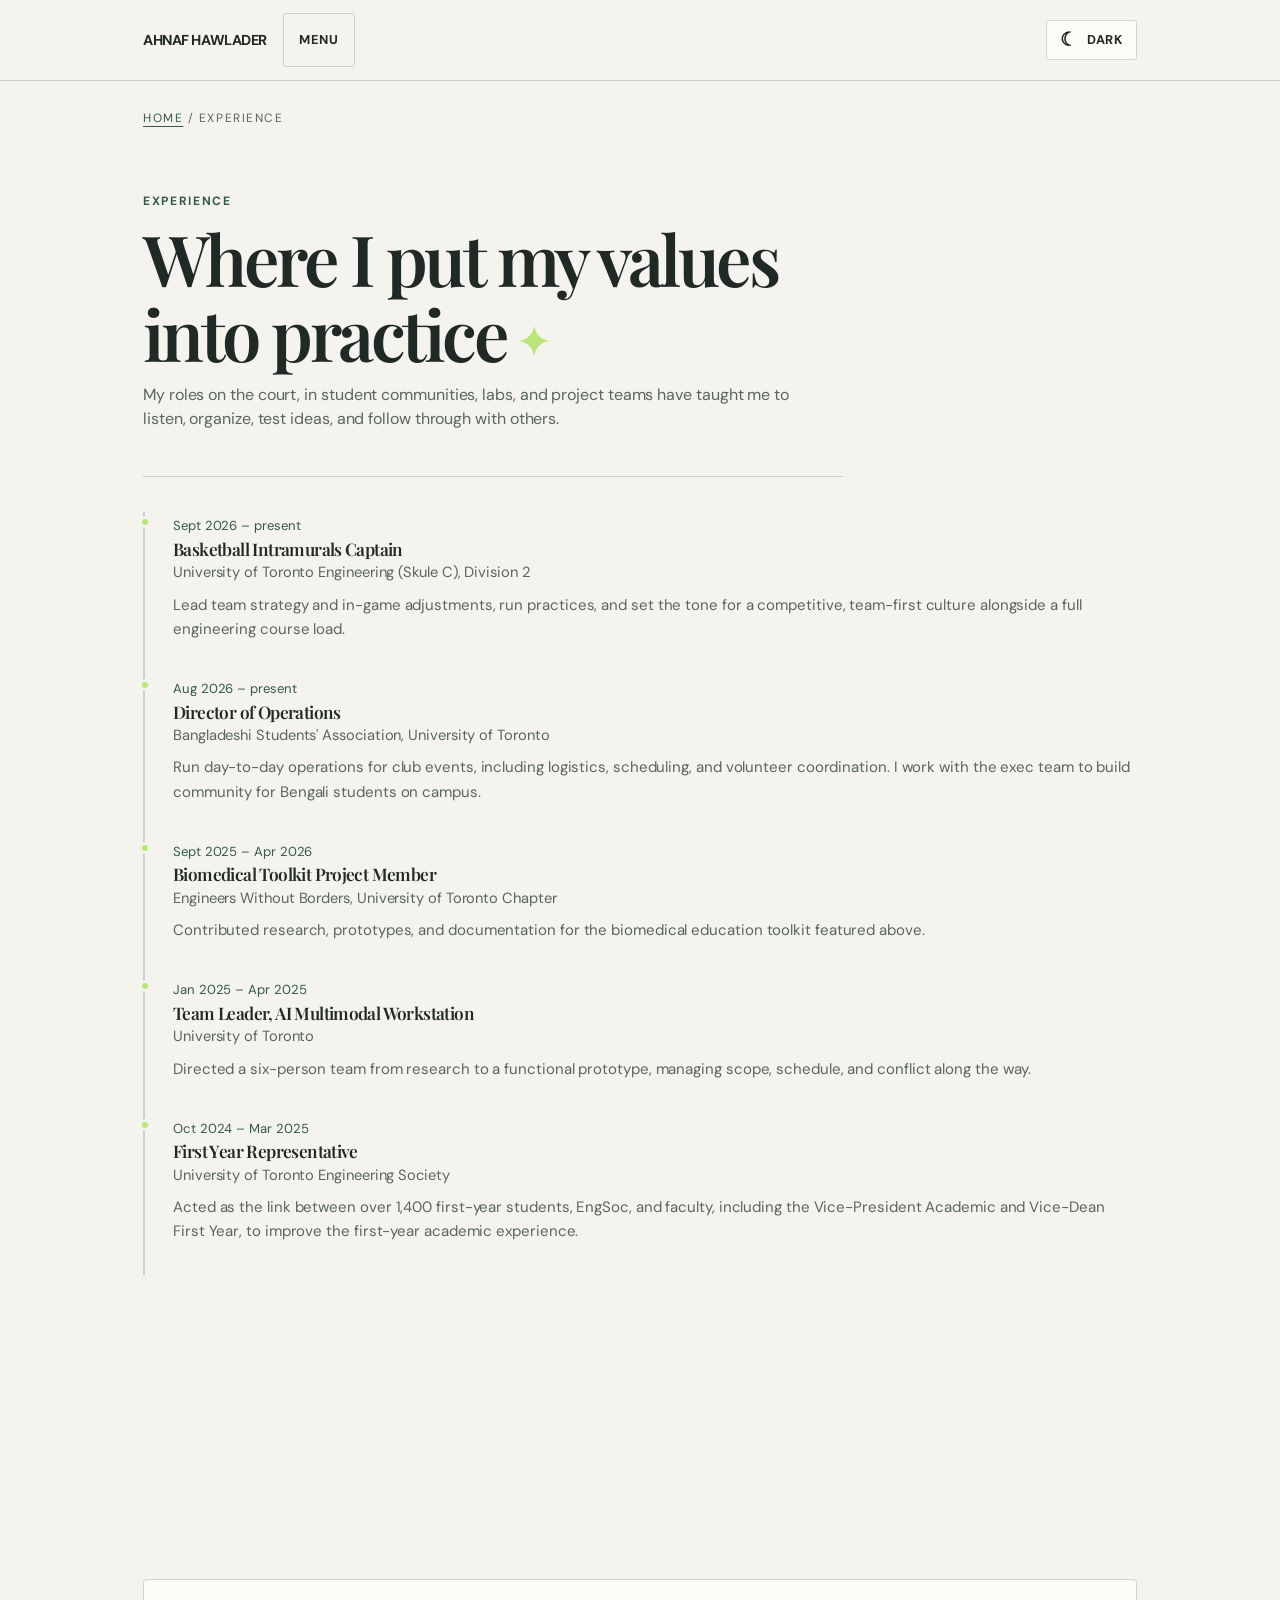
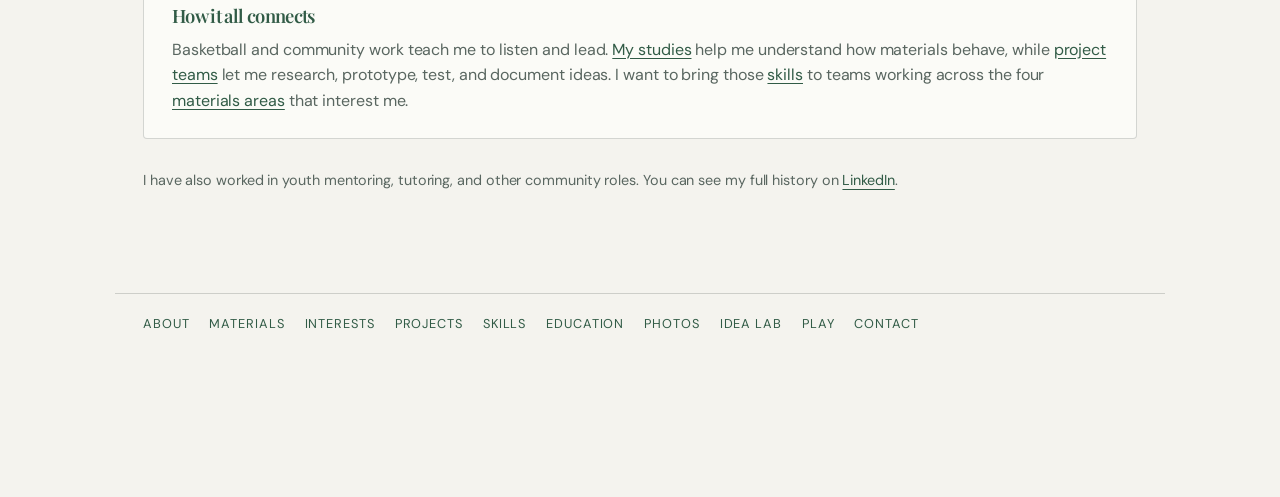
<file: experience.html>
<!DOCTYPE html><html lang="en"><head><meta charset="UTF-8"><meta name="viewport" content="width=device-width, initial-scale=1, viewport-fit=cover">
<title>Experience | Ahnaf Hawlader</title><meta name="description" content="Experience of Ahnaf Hawlader.">
<script>
document.documentElement.classList.add('js-enabled');
try {
  var savedTheme = localStorage.getItem('ahnaf-mode');
  var preferredMode = window.matchMedia && window.matchMedia('(prefers-color-scheme: dark)').matches ? 'dark' : 'light';
  document.documentElement.setAttribute('data-theme', savedTheme === 'light' || savedTheme === 'dark' ? savedTheme : preferredMode);
} catch (e) {
  document.documentElement.setAttribute('data-theme', 'light');
}
</script><link rel="preconnect" href="https://fonts.googleapis.com">
<link rel="preconnect" href="https://fonts.gstatic.com" crossorigin>
<link href="https://fonts.googleapis.com/css2?family=DM+Sans:wght@400;500;600;700&amp;family=Inter:wght@400;500;600;700&amp;family=Nunito:wght@400;500;600;700;800&amp;family=Orbitron:wght@500;600;700&amp;family=Playfair+Display:wght@400;600;700&amp;family=Rye&amp;display=swap" rel="stylesheet"><style>
  :root {
    --bg: #FFF8FB; --bg-alt: #FFEAF2; --bg-panel: #FFFFFF;
    --cream: #352437; --cream-dim: #654B60;
    --marigold: #FFC2DA; --coral: #F39ABC; --teal: #E9B3D3;
    --pink-ink: #982F65; --blue-ink: #694470;
    --line: rgba(53,36,55,.16); --dot-color: rgba(243,154,188,.23);
    --nav-bg: rgba(255,248,251,.94); --pill-bg: rgba(53,36,55,.055);
    --subtle-fill: rgba(53,36,55,.05); --btn-ink: #3A2434;
    --btn-shadow: rgba(243,154,188,.32); --icon-bg: rgba(233,179,211,.26);
    --tag-bg: rgba(255,194,218,.32);
    --font-body: 'DM Sans', -apple-system, BlinkMacSystemFont, sans-serif;
    --font-display: 'Playfair Display', Georgia, serif; --display-weight: 600;
    --hero-glow: rgba(255,154,193,.31);
    --display-spacing: 0.005em;
    --radius-blob: 62% 38% 37% 63% / 58% 41% 59% 42%;
    box-sizing: border-box;
  }

  body { transition: background 0.25s ease, color 0.25s ease; }
  *, *::before, *::after { box-sizing: inherit; }
  html { scroll-behavior: smooth; scroll-padding-top: calc(72px + env(safe-area-inset-top, 0px)); }
  html, body { height: auto; }

  body {
    margin: 0;
    background: var(--bg);
    color: var(--cream);
    font-family: var(--font-body);
    line-height: 1.6;
    -webkit-font-smoothing: antialiased;
  }

  @media (prefers-reduced-motion: reduce) {
    * { animation-duration: 0.01ms !important; animation-iteration-count: 1 !important; transition-duration: 0.01ms !important; }
  }

  a { color: inherit; }

  h1, h2, h3 {
    font-family: var(--font-display);
    font-weight: var(--display-weight);
    margin: 0;
    line-height: 1.24;
    letter-spacing: var(--display-spacing);
  }

  .wrap {
    max-width: 1080px;
    margin: 0 auto;
    padding: 0 28px;
  }

  /* decorative dot texture */
  .dots {
    position: absolute;
    inset: 0;
    background-image: radial-gradient(circle, var(--dot-color) 1.4px, transparent 1.4px);
    background-size: 22px 22px;
    pointer-events: none;
  }

  /* ---------- NAV ---------- */
  header.nav {
    position: sticky;
    top: 0;
    z-index: 50;
    padding-top: env(safe-area-inset-top, 0px);
    background: var(--nav-bg);
    backdrop-filter: blur(10px);
    border-bottom: 1px solid var(--line);
  }
  .nav-inner {
    max-width: 1080px;
    margin: 0 auto;
    padding: 16px 28px;
  }
  .nav-links {
    display: flex;
    gap: 26px;
    list-style: none;
    margin: 0;
    padding: 0;
  }
  .nav-links a {
    text-decoration: none;
    font-size: 0.92rem;
    color: var(--cream-dim);
    transition: color 0.2s ease;
  }
  .nav-links a:hover, .nav-links a:focus-visible { color: var(--pink-ink); }
  .nav-links { display: none; }
  @media (min-width: 1240px) { .nav-links { display: flex; gap: 18px; } }
  .mobile-menu { position: relative; }
  .mobile-menu summary {
    cursor: pointer; list-style: none; min-height: 44px; display: flex; align-items: center;
    padding: 8px 15px; border-radius: 13px; border: 1px solid var(--line);
    background: var(--bg-panel); font-size: .94rem; font-weight: 800;
  }
  .mobile-menu summary::-webkit-details-marker { display: none; }
  .mobile-menu nav {
    position: absolute; top: calc(100% + 12px); left: 0;
    width: min(260px, calc(100vw - 24px)); max-height: min(70vh, 480px); overflow-y: auto;
    display: grid; gap: 3px; padding: 10px; background: var(--bg-panel);
    border: 1px solid var(--line); border-radius: 14px;
    box-shadow: 0 14px 35px rgba(0,0,0,.13);
  }
  .mobile-menu a { text-decoration: none; font-size: .95rem; font-weight: 700; padding: 10px; border-radius: 9px; }
  .mobile-menu a:hover { background: var(--pill-bg); color: var(--pink-ink); }
  @media (min-width: 1240px) { .mobile-menu { display: none; } }
  @media (max-width: 470px) {
    .nav-inner { padding: 10px 12px; }
    .nav-right { gap: 8px; }
    .mobile-menu summary { padding-inline: 10px; }
  }

  .nav-right {
    display: flex;
    align-items: center;
    justify-content: space-between;
    gap: 20px;
    width: 100%;
  }
  .theme-toggle {
    position: relative;
    width: 38px;
    height: 38px;
    border-radius: 10px;
    border: 1px solid var(--line);
    background: var(--pill-bg);
    color: var(--cream);
    display: flex;
    align-items: center;
    justify-content: center;
    cursor: pointer;
    padding: 0;
    transition: border-color 0.2s ease, color 0.2s ease;
  }
  .theme-toggle:hover { border-color: var(--teal); color: var(--blue-ink); }

  .theme-picker { display: flex; align-items: center; gap: 8px; flex-shrink: 0; }
  .swatch {
    width: 42px; height: 42px; flex-shrink: 0; padding: 0;
    display: grid; place-items: center; border: 2px solid var(--line);
    border-radius: 50%; color: #30251D; font-size: 1.1rem; cursor: pointer;
    background: linear-gradient(135deg, var(--sw-bg) 0 31%, var(--sw1) 32% 67%, var(--sw2) 68%);
    transition: transform .18s ease, border-color .18s ease, box-shadow .18s ease;
  }
  .swatch:hover { transform: translateY(-3px) scale(1.07); }
  .swatch.active { border-color: var(--pink-ink); box-shadow: 0 0 0 3px var(--bg-panel), 0 0 0 5px var(--pink-ink); }
  @media (max-width: 470px) {
    .theme-picker { gap: 7px; }
    .swatch { width: 36px; height: 36px; font-size: 1rem; }
  }
  @media (max-width: 350px) {
    .theme-picker { gap: 5px; }
    .swatch { width: 33px; height: 33px; }
  }

  /* A fresh welcome on every visit. */
  .intro-overlay { display: none; }
  .js-enabled .intro-overlay {
    position: fixed; inset: 0; z-index: 1000; display: grid; place-items: center;
    overflow: hidden; background: var(--bg); color: var(--cream); text-align: center;
    animation: intro-fade .7s ease 2.85s forwards;
  }
  .intro-overlay::before {
    content: ''; position: absolute; width: min(80vw, 600px); aspect-ratio: 1;
    border-radius: 50%; background: radial-gradient(circle, var(--hero-glow), transparent 68%);
  }
  .intro-stage { position: relative; z-index: 2; padding: 24px; animation: ninja-enter .8s cubic-bezier(.2,1.3,.45,1) both; }
  .intro-ninja { display: block; width: clamp(116px, 35vw, 168px); height: auto; margin: 0 auto 20px; filter: drop-shadow(0 14px 14px var(--btn-shadow)); }
  .intro-stage h2 { font-size: clamp(2.2rem, 8vw, 4rem); color: var(--pink-ink); }
  .intro-stage p { margin: 6px 0 0; color: var(--cream-dim); font-weight: 700; }
  .intro-skip {
    position: absolute; z-index: 4; right: max(20px, env(safe-area-inset-right));
    bottom: max(24px, env(safe-area-inset-bottom));
    padding: 9px 16px; border-radius: 999px; border: 1px solid var(--line);
    background: var(--bg-panel); color: var(--cream); font: 700 .9rem var(--font-body); cursor: pointer;
  }
  .intro-skip:hover { background: var(--tag-bg); }
  .intro-smoke {
    position: absolute; z-index: 3; left: 50%; top: 54%; width: min(44vw, 290px); aspect-ratio: 1;
    border-radius: 50%; pointer-events: none;
    background: radial-gradient(circle, var(--bg-panel) 5%, var(--marigold) 45%, transparent 72%);
    filter: blur(12px); opacity: 0; transform: translate(-50%, -50%) scale(.1);
    animation: smoke-poof 1.65s ease-out 1.35s both;
  }
  .intro-smoke:nth-of-type(2) { --smoke-x: -95%; --smoke-y: -30%; animation-delay: 1.47s; }
  .intro-smoke:nth-of-type(3) { --smoke-x: 85%; --smoke-y: -55%; animation-delay: 1.55s; }
  .intro-smoke:nth-of-type(4) { --smoke-x: -60%; --smoke-y: 55%; animation-delay: 1.62s; }
  .intro-smoke:nth-of-type(5) { --smoke-x: 65%; --smoke-y: 70%; animation-delay: 1.4s; }
  .intro-smoke:nth-of-type(6) { --smoke-x: 5%; --smoke-y: -105%; animation-delay: 1.7s; }
  @keyframes ninja-enter { from { opacity: 0; transform: translateY(-110px) rotate(-12deg) scale(.6); } to { opacity: 1; transform: none; } }
  @keyframes smoke-poof {
    20% { opacity: .86; }
    65% { opacity: .72; }
    to { opacity: 0; transform: translate(calc(-50% + var(--smoke-x, 0px)), calc(-50% + var(--smoke-y, -20%))) scale(2.4); }
  }
  @keyframes intro-fade { to { opacity: 0; visibility: hidden; pointer-events: none; } }
  .js-enabled .intro-overlay.dismissed { animation: none; opacity: 0; pointer-events: none; transition: opacity .25s ease; }
  @media (prefers-reduced-motion: reduce) {
    .js-enabled .intro-overlay { animation: intro-fade .01ms linear .5s forwards; }
    .intro-stage { animation: none; }
    .intro-smoke { display: none; }
  }

  /* ---------- HERO ---------- */
  .hero {
    position: relative;
    overflow: hidden;
    padding: 64px 0 80px;
    background: radial-gradient(circle at 78% 24%, var(--hero-glow), transparent 42%);
  }
  .hero::after {
    content: var(--hero-symbol, '✦'); position: absolute; top: 18px; right: 5%;
    color: var(--coral); opacity: .35; font-size: clamp(2.5rem, 5vw, 4.5rem);
    pointer-events: none; animation: bob 6s ease-in-out infinite;
  }
  .hero.theme-swap { animation: theme-flash .55s ease; }
  @keyframes theme-flash { from { filter: saturate(1.45) brightness(1.06); } to { filter: none; } }
  :root[data-theme="sakura"] { --hero-symbol: '✿'; }
  :root[data-theme="cyberpunk"] { --hero-symbol: '◇'; }
  :root[data-theme="western"] { --hero-symbol: '★'; }
  :root[data-theme="moonlit"] { --hero-symbol: '✿'; }
  :root[data-theme="cyberpunk"] .hero .dots {
    background-image: linear-gradient(rgba(49,231,245,.12) 1px, transparent 1px),
      linear-gradient(90deg, rgba(49,231,245,.12) 1px, transparent 1px);
    background-size: 32px 32px;
  }
  :root[data-theme="cyberpunk"] .hero h1 em { text-shadow: 0 0 20px var(--coral); }
  :root[data-theme="cyberpunk"] .btn-primary { box-shadow: 0 0 22px rgba(49,231,245,.28); }
  :root[data-theme="western"] .hero h1 em { text-shadow: 3px 3px 0 var(--marigold); }
  :root[data-theme="western"] .project-card:hover { box-shadow: 5px 5px 0 var(--marigold); }
  :root[data-theme="sakura"] .hero::after, :root[data-theme="moonlit"] .hero::after { opacity: .55; }
  .hero-grid {
    display: grid;
    grid-template-columns: 1fr;
    gap: 44px;
    align-items: center;
    position: relative;
    z-index: 2;
  }
  @media (min-width: 860px) {
    .hero-grid { grid-template-columns: 1.15fr 0.85fr; gap: 24px; }
  }
  .eyebrow-line {
    display: flex;
    align-items: center;
    gap: 10px;
    color: var(--pink-ink);
    font-size: 0.95rem;
    margin-bottom: 18px;
  }
  .eyebrow-line svg { flex-shrink: 0; }
  .hero h1 {
    font-size: clamp(2.5rem, 6vw, 4.1rem);
    line-height: 1.05;
    color: var(--cream);
  }
  .hero h1 em {
    font-style: italic;
    color: var(--pink-ink);
  }
  .hero-sub {
    margin-top: 20px;
    font-size: 1.15rem;
    color: var(--cream-dim);
    max-width: 46ch;
  }
  .hero-meta {
    margin-top: 26px;
    display: flex;
    flex-wrap: wrap;
    gap: 10px;
  }
  .pill {
    display: inline-flex;
    align-items: center;
    gap: 6px;
    padding: 7px 14px;
    border-radius: 999px;
    border: 1px solid var(--line);
    font-size: 0.85rem;
    color: var(--cream-dim);
    background: var(--pill-bg);
  }
  .hero-cta {
    margin-top: 34px;
    display: flex;
    flex-wrap: wrap;
    gap: 14px;
  }
  .btn {
    display: inline-flex;
    align-items: center;
    gap: 8px;
    padding: 13px 22px;
    border-radius: 12px;
    text-decoration: none;
    font-size: 0.95rem;
    font-weight: 600;
    transition: transform 0.18s ease, box-shadow 0.18s ease;
    border: 1px solid transparent;
  }
  .btn:hover { transform: translateY(-2px); }
  .btn-primary {
    background: var(--marigold);
    color: var(--btn-ink);
  }
  .btn-primary:hover { box-shadow: 0 10px 24px var(--btn-shadow); }
  .btn-ghost {
    border-color: var(--line);
    color: var(--cream);
  }
  .btn-ghost:hover { border-color: var(--teal); color: var(--blue-ink); }

  .photo-frame {
    position: relative;
    justify-self: center;
    width: min(340px, 78vw);
  }
  .blob-bg {
    position: absolute;
    inset: -18px;
    background: linear-gradient(135deg, var(--coral), var(--marigold));
    border-radius: var(--radius-blob);
    animation: morph 14s ease-in-out infinite;
    opacity: 0.9;
    z-index: 0;
  }
  .photo-frame img {
    position: relative;
    z-index: 1;
    width: 100%;
    display: block;
    object-fit: cover;
    aspect-ratio: 3/4;
    border-radius: var(--radius-blob);
    animation: morph 14s ease-in-out infinite;
    border: 4px solid var(--bg);
  }
  @keyframes morph {
    0%, 100% { border-radius: 62% 38% 37% 63% / 58% 41% 59% 42%; }
    33% { border-radius: 45% 55% 62% 38% / 40% 62% 38% 60%; }
    66% { border-radius: 55% 45% 40% 60% / 55% 35% 65% 45%; }
  }

  /* ---------- SECTION SHARED ---------- */
  section { position: relative; padding: 76px 0; }
  .section-alt { background: var(--bg-alt); }
  .kicker {
    color: var(--blue-ink);
    font-size: 0.95rem;
    margin-bottom: 10px;
    display: block;
  }
  .section-head {
    max-width: 640px;
    margin-bottom: 44px;
  }
  .section-head h2 {
    font-size: clamp(1.7rem, 3.4vw, 2.4rem);
    color: var(--cream);
  }
  .section-head p { color: var(--cream-dim); margin-top: 12px; font-size: 1.02rem; }
  /* ---------- ABOUT ---------- */
  .about-body {
    display: grid;
    grid-template-columns: 1fr;
    gap: 30px;
  }
  @media (min-width: 780px) {
    .about-body { grid-template-columns: 1.3fr 1fr; }
  }
  .about-body p {
    font-size: 1.08rem;
    color: var(--cream-dim);
    margin: 0 0 18px;
  }
  .about-body p:last-child { margin-bottom: 0; }
  .about-card {
    background: var(--bg-panel);
    border: 1px solid var(--line);
    border-radius: 20px;
    padding: 26px;
    align-self: start;
  }
  .about-card h3 {
    font-size: 1.05rem;
    color: var(--pink-ink);
    margin-bottom: 14px;
  }
  .about-card ul { margin: 0; padding-left: 18px; color: var(--cream-dim); font-size: 0.95rem; }
  .about-card li { margin-bottom: 8px; }
  .about-card li:last-child { margin-bottom: 0; }

  /* ---------- PROJECTS ---------- */
  .project-list {
    display: grid;
    gap: 20px;
    grid-template-columns: 1fr;
  }
  @media (min-width: 780px) {
    .project-list { grid-template-columns: repeat(3, 1fr); }
  }
  .project-card {
    background: var(--bg-panel);
    border: 1px solid var(--line);
    border-radius: 20px;
    padding: 28px 24px;
    display: flex;
    flex-direction: column;
    gap: 14px;
    transition: border-color 0.2s ease, transform 0.2s ease;
  }
  .project-card:hover { border-color: var(--teal); transform: translateY(-4px); }
  .project-icon {
    width: 42px; height: 42px;
    border-radius: 12px;
    display: flex; align-items: center; justify-content: center;
    background: var(--icon-bg);
    color: var(--blue-ink);
  }
  .project-card h3 { font-size: 1.15rem; color: var(--cream); }
  .project-meta { font-size: 0.82rem; color: var(--cream-dim); opacity: 0.85; }
  .project-card p { color: var(--cream-dim); font-size: 0.95rem; margin: 0; flex-grow: 1; }
  .tag-row { display: flex; flex-wrap: wrap; gap: 8px; margin-top: 4px; }
  .tag {
    font-size: 0.76rem;
    padding: 4px 10px;
    border-radius: 999px;
    background: var(--tag-bg);
    color: var(--pink-ink);
  }

  /* ---------- MATERIALS FOCUS ---------- */
  .dream-grid { display: grid; grid-template-columns: repeat(2, minmax(0, 1fr)); gap: 18px; }
  .dream-card {
    padding: 28px 24px; border-radius: 20px; border: 1px solid var(--line);
    background: var(--bg-panel); min-width: 0;
  }
  .dream-icon { display: block; font-size: 2rem; margin-bottom: 18px; }
  .dream-card h3 { font-size: 1.18rem; color: var(--pink-ink); }
  .dream-card p { color: var(--cream-dim); margin: 10px 0 0; font-size: .95rem; }
  @media (max-width: 720px) { .dream-grid { grid-template-columns: 1fr; } }

  /* ---------- TIMELINE ---------- */
  .timeline {
    position: relative;
    padding-left: 28px;
    border-left: 2px solid var(--line);
  }
  .t-item {
    position: relative;
    padding-bottom: 34px;
  }
  .t-item:last-child { padding-bottom: 0; }
  .t-item::before {
    content: "";
    position: absolute;
    left: -34px;
    top: 4px;
    width: 12px;
    height: 12px;
    border-radius: 50%;
    background: var(--coral);
    border: 3px solid var(--bg);
    box-shadow: 0 0 0 2px var(--coral);
  }
  #experience .section-head h2::after,
  #interests .section-head h2::after {
    display: inline-block; margin-left: .28em; color: var(--coral);
    font-family: var(--font-body); font-size: .55em; vertical-align: middle;
  }
  #experience .section-head h2::after { content: '✦'; }
  #interests .section-head h2::after { content: '♪'; color: var(--blue-ink); }
  #experience .section-head.revealed h2::after,
  #interests .section-head.revealed h2::after { animation: section-spark .75s ease-out both; }
  .t-item.revealed::before { animation: timeline-ping .8s ease-out; }
  .t-item:nth-child(even).revealed::before { animation-delay: .1s; }
  @keyframes section-spark {
    from { opacity: 0; transform: rotate(-25deg) scale(.45); }
    60% { opacity: 1; transform: rotate(12deg) scale(1.25); }
    to { opacity: 1; transform: rotate(0) scale(1); }
  }
  @keyframes timeline-ping {
    0% { transform: scale(.55); box-shadow: 0 0 0 2px var(--coral), 0 0 0 2px var(--tag-bg); }
    55% { transform: scale(1.13); box-shadow: 0 0 0 2px var(--coral), 0 0 0 11px transparent; }
    100% { transform: scale(1); box-shadow: 0 0 0 2px var(--coral), 0 0 0 11px transparent; }
  }
  .t-date { font-size: 0.82rem; color: var(--blue-ink); margin-bottom: 4px; }
  .t-item h3 { font-size: 1.08rem; color: var(--cream); margin-bottom: 2px; }
  .t-org { font-size: 0.92rem; color: var(--cream-dim); margin-bottom: 8px; display: block; }
  .t-item p { margin: 0; color: var(--cream-dim); font-size: 0.94rem; }
  .timeline-note {
    margin-top: 30px;
    font-size: 0.9rem;
    color: var(--cream-dim);
  }
  .timeline-note a { color: var(--blue-ink); text-decoration: underline; }
  .experience-bridge {
    margin-top: 34px; padding: 25px 28px; border: 1px solid var(--line);
    border-left: 4px solid var(--coral); border-radius: 16px; background: var(--bg-panel);
  }
  .experience-bridge h3 { font-size: 1.15rem; color: var(--pink-ink); }
  .experience-bridge p { margin: 9px 0 0; color: var(--cream-dim); }
  .experience-bridge a { color: var(--blue-ink); text-underline-offset: 3px; }

  /* ---------- SKILLS ---------- */
  .skills-grid {
    display: grid;
    grid-template-columns: 1fr;
    gap: 22px;
  }
  @media (min-width: 780px) {
    .skills-grid { grid-template-columns: repeat(3, 1fr); }
  }
  .skill-group {
    background: var(--bg-panel);
    border: 1px solid var(--line);
    border-radius: 20px;
    padding: 24px;
  }
  .skill-group h3 {
    font-size: 1rem;
    color: var(--blue-ink);
    margin-bottom: 16px;
  }
  .skill-pills { display: flex; flex-wrap: wrap; gap: 8px; }
  .skill-pill {
    font-size: 0.85rem;
    padding: 7px 13px;
    border-radius: 10px;
    background: var(--subtle-fill);
    border: 1px solid var(--line);
    color: var(--cream);
  }

  /* ---------- EDUCATION / HONORS ---------- */
  .edu-grid {
    display: grid;
    grid-template-columns: 1fr;
    gap: 24px;
  }
  @media (min-width: 780px) {
    .edu-grid { grid-template-columns: 1.4fr 1fr; }
  }
  .edu-card {
    background: var(--bg-panel);
    border: 1px solid var(--line);
    border-radius: 20px;
    padding: 26px;
    margin-bottom: 18px;
  }
  .edu-card:last-child { margin-bottom: 0; }
  .edu-card h3 { font-size: 1.1rem; color: var(--cream); }
  .edu-when { font-size: 0.85rem; color: var(--blue-ink); margin: 4px 0 10px; }
  .edu-card p { margin: 0; color: var(--cream-dim); font-size: 0.93rem; }
  .honor-list { list-style: none; margin: 0; padding: 0; }
  .honor-list li {
    display: flex; align-items: center; gap: 10px;
    padding: 10px 0;
    border-bottom: 1px solid var(--line);
    font-size: 0.93rem;
    color: var(--cream-dim);
  }
  .honor-list li:last-child { border-bottom: none; }
  .honor-list svg { flex-shrink: 0; color: var(--pink-ink); }

  /* ---------- CONTACT ---------- */
  .contact-panel {
    background: linear-gradient(135deg, var(--bg-panel), var(--bg-alt));
    border: 1px solid var(--line);
    border-radius: 26px;
    padding: 52px 40px;
    text-align: center;
    position: relative;
    overflow: hidden;
  }
  .contact-panel h2 { font-size: clamp(1.7rem, 4vw, 2.3rem); }
  .contact-panel p { color: var(--cream-dim); margin: 14px auto 30px; max-width: 46ch; }
  .contact-cta { display: flex; flex-wrap: wrap; justify-content: center; gap: 14px; }
  .resume-note {
    margin-top: 22px;
    font-size: 0.85rem;
    color: var(--cream-dim);
    opacity: 0.75;
  }

  footer {
    padding: 30px 0 calc(30px + env(safe-area-inset-bottom, 0px));
    text-align: center;
    font-size: 0.82rem;
    color: var(--cream-dim);
    opacity: 0.7;
  }

  /* ---------- MATCH GAME ---------- */
  .match-wrap { display: flex; flex-direction: column; align-items: center; gap: 22px; }
  .match-board {
    display: grid;
    grid-template-columns: repeat(4, 1fr);
    gap: 12px;
    max-width: 520px;
    width: 100%;
  }
  @media (min-width: 620px) { .match-board { grid-template-columns: repeat(4, 1fr); } }
  .match-card {
    position: relative;
    aspect-ratio: 3/4;
    border-radius: 12px;
    border: 1px solid var(--line);
    background: var(--bg-panel);
    cursor: pointer;
    padding: 0;
    perspective: 600px;
  }
  .match-face {
    position: absolute; inset: 0;
    display: flex; align-items: center; justify-content: center;
    border-radius: 12px;
    backface-visibility: hidden;
    transition: transform 0.4s ease;
    font-family: var(--font-display);
    font-size: 0.95rem;
    text-align: center;
    padding: 6px;
  }
  .match-front { background: linear-gradient(135deg, var(--coral), var(--marigold)); color: var(--btn-ink); font-size: 1.4rem; transform: rotateY(0deg); }
  .match-back { background: var(--pill-bg); color: var(--cream); border: 1px solid var(--line); transform: rotateY(180deg); }
  .match-card.flipped .match-front, .match-card.done .match-front { transform: rotateY(-180deg); }
  .match-card.flipped .match-back, .match-card.done .match-back { transform: rotateY(0deg); }
  .match-card.done { opacity: 0.55; cursor: default; }
  .match-hud { display: flex; align-items: center; gap: 18px; flex-wrap: wrap; justify-content: center; color: var(--cream-dim); font-size: 0.92rem; }
  .match-status { color: var(--pink-ink); font-weight: 600; }
  .match-best { color: var(--blue-ink); }
  .sparkle-button {
    border: 1px solid var(--line); border-radius: 999px; padding: 9px 15px;
    background: var(--bg-panel); color: var(--pink-ink); cursor: pointer;
    font: inherit; font-size: .86rem; font-weight: 600;
    transition: transform .2s ease, box-shadow .2s ease;
  }
  .sparkle-button:hover { transform: translateY(-3px) rotate(-2deg); box-shadow: 0 9px 22px var(--btn-shadow); }
  .curiosity-corner { text-align: center; margin-top: 26px; }
  .curiosity-note { color: var(--cream-dim); min-height: 1.6em; margin: 12px 0 0; font-size: .92rem; }
  .secret-button {
    display: inline-grid; place-items: center; margin-left: 8px; width: 30px; height: 30px;
    border: 1px solid var(--line); border-radius: 50%; background: var(--bg-panel);
    color: var(--pink-ink); cursor: pointer; font-size: 1rem;
    transition: transform .25s ease, background .25s ease;
  }
  .secret-button:hover { transform: rotate(30deg) scale(1.12); background: var(--tag-bg); }
  .secret-message { display: block; min-height: 1.5em; margin-top: 8px; color: var(--pink-ink); font-weight: 600; opacity: 1; }
  .secret-message[hidden] { display: none; }
  /* ---------- IDEA LAB ---------- */
  .lab-shell {
    display: grid; grid-template-columns: minmax(0, 1fr) minmax(0, 1fr);
    gap: 26px; padding: 30px; border: 1px solid var(--line);
    border-radius: 26px; background: var(--bg-panel);
    box-shadow: 0 18px 50px rgba(51,50,74,.06);
  }
  .lab-controls { display: grid; gap: 20px; align-content: center; }
  .lab-choice-title { display: block; margin-bottom: 10px; font-weight: 700; color: var(--cream); }
  .lab-options { display: flex; flex-wrap: wrap; gap: 9px; }
  .lab-option {
    padding: 9px 13px; border: 1px solid var(--line); border-radius: 999px;
    background: var(--pill-bg); color: var(--cream); font: inherit;
    cursor: pointer; transition: transform .2s ease, background .2s ease, border-color .2s ease;
  }
  .lab-option:hover { transform: translateY(-3px); border-color: var(--teal); }
  .lab-option[aria-pressed="true"] { background: var(--tag-bg); border-color: var(--pink-ink); color: var(--pink-ink); font-weight: 700; }
  .lab-result {
    min-height: 265px; display: flex; flex-direction: column; justify-content: center;
    position: relative; overflow: hidden; padding: 30px; border-radius: 21px;
    background: linear-gradient(145deg, var(--tag-bg), var(--icon-bg), var(--bg-alt));
    border: 1px solid var(--line);
  }
  .lab-result::before, .lab-result::after {
    content: ''; position: absolute; border: 2px solid var(--line); border-radius: 50%; pointer-events: none;
  }
  .lab-result::before { width: 180px; height: 180px; right: -55px; top: -80px; }
  .lab-result::after { width: 90px; height: 90px; right: 45px; bottom: -42px; }
  .lab-result > * { position: relative; z-index: 1; }
  .lab-label { font-size: .75rem; text-transform: uppercase; letter-spacing: .13em; color: var(--blue-ink); font-weight: 700; }
  .lab-result h3 { margin: 12px 0; font-size: clamp(1.45rem, 3vw, 2rem); line-height: 1.15; }
  .lab-result p { margin: 0; color: var(--cream-dim); max-width: 46ch; }
  .lab-result.swap > * { animation: lab-appear .35s ease both; }
  .lab-footnote { margin: 16px 0 0; color: var(--cream-dim); font-size: .85rem; }
  @keyframes lab-appear { from { opacity: 0; transform: translateY(8px); } to { opacity: 1; transform: translateY(0); } }
  @media (max-width: 720px) { .lab-shell { grid-template-columns: 1fr; padding: 18px; } .lab-result { min-height: 225px; } }
  .confetti-piece {
    position: fixed; z-index: 100; top: -24px; left: var(--x); pointer-events: none;
    font-size: 20px; animation: confetti-fall var(--duration) ease-in forwards;
  }
  @keyframes confetti-fall { to { transform: translate(var(--drift), 105vh) rotate(550deg); opacity: 0; } }

  /* ---------- SMALL INTERACTIONS ---------- */
  .scroll-progress {
    position: absolute; bottom: -1px; left: 0; height: 3px; width: 100%;
    background: linear-gradient(90deg, var(--coral), var(--teal));
    transform: scaleX(0); transform-origin: left; pointer-events: none;
  }
  .hero-copy { animation: arrive 0.8s ease both; }
  .photo-frame { animation: arrive 0.9s 0.12s ease both, float 6s 1s ease-in-out infinite; }
  .hero-orbit {
    position: absolute; z-index: 2; width: 44px; height: 44px; border-radius: 14px;
    display: grid; place-items: center; background: var(--bg-panel);
    border: 1px solid var(--line); box-shadow: 0 12px 28px rgba(51,50,74,.12);
    font-size: 1.35rem; pointer-events: none;
  }
  .hero-orbit.one { top: -10px; right: -18px; animation: bob 5s ease-in-out infinite; }
  .hero-orbit.two { bottom: 34px; left: -28px; animation: bob 5s 1.5s ease-in-out infinite; }
  .feature-banner {
    margin: 0; position: relative; overflow: hidden; background: var(--bg-alt);
    border-block: 1px solid var(--line);
  }
  .feature-banner img {
    width: 100%; height: clamp(220px, 25vw, 370px); display: block;
    object-fit: cover; object-position: 65% center;
    transition: transform .8s ease;
  }
  .feature-banner:hover img { transform: scale(1.025); }
  .feature-banner figcaption {
    position: absolute; left: max(24px, calc((100vw - 1024px)/2)); bottom: 20px;
    padding: 9px 14px; border-radius: 10px; color: #33324A;
    background: rgba(255,255,255,.92); font-size: .85rem; font-weight: 600;
    box-shadow: 0 6px 25px rgba(0,0,0,.12);
  }
  .interest-grid { display: grid; grid-template-columns: repeat(3, 1fr); gap: 18px; }
  .interest-card {
    position: relative; overflow: hidden; padding: 28px 24px;
    background: var(--bg-panel); border: 1px solid var(--line); border-radius: 20px;
    transition: transform .25s ease, box-shadow .25s ease, border-color .25s ease;
  }
  .interest-card::after {
    content: ''; position: absolute; width: 120px; height: 120px; right: -55px; top: -55px;
    border-radius: 50%; background: var(--tag-bg); transition: transform .4s ease;
  }
  .interest-card:hover { transform: translateY(-6px) rotate(-.5deg); border-color: var(--teal); box-shadow: 0 16px 30px rgba(51,50,74,.09); }
  .interest-card:hover::after { transform: scale(1.5); }
  .interest-icon { display: block; font-size: 2rem; margin-bottom: 18px; transition: transform .3s ease; }
  .interest-card.revealed:nth-child(1) .interest-icon { animation: music-sway .7s ease-out .1s; }
  .interest-card.revealed:nth-child(2) .interest-icon { animation: ball-bounce .8s ease-out .16s; }
  .interest-card.revealed:nth-child(3) .interest-icon { animation: spark-turn .75s ease-out .22s; }
  @keyframes music-sway {
    0% { transform: rotate(-13deg) scale(.8); }
    55% { transform: rotate(10deg) scale(1.12); }
    100% { transform: none; }
  }
  @keyframes ball-bounce {
    0% { transform: translateY(-13px) scale(.88); }
    45% { transform: translateY(3px) scale(1.06,.94); }
    70% { transform: translateY(-5px); }
    100% { transform: none; }
  }
  @keyframes spark-turn {
    0% { transform: rotate(-20deg) scale(.7); opacity: .5; }
    65% { transform: rotate(12deg) scale(1.16); opacity: 1; }
    100% { transform: none; opacity: 1; }
  }
  .interest-card:hover .interest-icon { transform: rotate(-12deg) scale(1.15); }
  .interest-card h3 { font-size: 1.18rem; }
  .interest-card p { color: var(--cream-dim); margin: 10px 0 0; font-size: .95rem; }
  .photo-story { margin-top: 56px; }
  .photo-story h3 { font-size: clamp(1.45rem, 3vw, 2rem); }
  .photo-story p { margin: 8px 0 22px; color: var(--cream-dim); }
  .photo-gallery { display: grid; grid-template-columns: 1.25fr .85fr; gap: 18px; }
  .gallery-shot {
    position: relative; margin: 0; aspect-ratio: 1.42; overflow: hidden;
    border: 1px solid var(--line); border-radius: 22px;
    background: var(--bg-panel);
  }
  .gallery-shot.portrait { aspect-ratio: .96; }
  .gallery-shot::after {
    content: ''; position: absolute; inset: 48% 0 0;
    background: linear-gradient(transparent, rgba(15,18,32,.7)); pointer-events: none;
  }
  .gallery-shot img {
    display: block; width: 100%; height: 100%; object-fit: cover;
    transition: transform .45s ease;
  }
  .gallery-open { width: 100%; height: 100%; display: block; border: 0; padding: 0; background: transparent; cursor: zoom-in; }
  .gallery-open:focus-visible { outline: 3px solid var(--marigold); outline-offset: -5px; }
  .gallery-shot figcaption { pointer-events: none; }
  .photo-dialog {
    width: min(92vw, 1000px); max-height: 90vh; padding: 12px; border: 1px solid var(--line);
    border-radius: 18px; background: var(--bg-panel); color: var(--cream);
    box-shadow: 0 24px 60px rgba(0,0,0,.35);
  }
  .photo-dialog::backdrop { background: rgba(9,11,28,.84); backdrop-filter: blur(5px); }
  .photo-dialog img { display: block; width: 100%; max-height: 76vh; object-fit: contain; border-radius: 10px; }
  .photo-dialog p { margin: 10px 6px 2px; text-align: center; }
  .photo-close {
    position: absolute; top: 18px; right: 18px; z-index: 2; border: 0; border-radius: 999px;
    padding: 8px 14px; background: var(--bg-panel); color: var(--cream);
    font: inherit; font-weight: 800; cursor: pointer; box-shadow: 0 3px 14px rgba(0,0,0,.22);
  }
  .back-to-top {
    position: fixed; z-index: 45; right: max(18px, env(safe-area-inset-right));
    bottom: calc(18px + env(safe-area-inset-bottom, 0px));
    width: 50px; height: 50px; border: 0; border-radius: 50%;
    background: conic-gradient(var(--pink-ink) var(--scroll-turn, 0deg), var(--line) 0);
    color: var(--cream); font: 800 1.45rem var(--font-body); cursor: pointer;
    opacity: 0; transform: translateY(15px); pointer-events: none;
    transition: opacity .25s ease, transform .25s ease;
  }
  .back-to-top::before { content: ''; position: absolute; inset: 4px; border-radius: 50%; background: var(--bg-panel); }
  .back-to-top span { position: relative; }
  .back-to-top.visible { opacity: 1; transform: translateY(0); pointer-events: auto; }
  .back-to-top:hover { transform: translateY(-4px); }
  .gallery-shot.wide img { object-position: center 47%; }
  .gallery-shot.portrait img { object-position: center 42%; }
  .gallery-shot:hover img { transform: scale(1.035); }
  .gallery-shot figcaption {
    position: absolute; z-index: 1; left: 20px; bottom: 16px;
    color: #FFFFFF; font-weight: 800; font-size: 1rem;
    text-shadow: 0 1px 8px rgba(0,0,0,.5);
  }
  .reveal-ready { opacity: 0; transform: translateY(18px); }
  .reveal-ready.revealed { opacity: 1; transform: translateY(0); transition: opacity .65s ease, transform .65s ease; }
  .match-card.done { animation: match-pop .4s ease; }
  .match-status.celebrate { animation: match-pop .5s ease; }
  @keyframes arrive { from { opacity: 0; transform: translateY(18px); } to { opacity: 1; transform: translateY(0); } }
  @keyframes float { 0%, 100% { translate: 0 0; } 50% { translate: 0 -8px; } }
  @keyframes bob { 0%, 100% { transform: rotate(-8deg) translateY(0); } 50% { transform: rotate(8deg) translateY(-10px); } }
  @keyframes match-pop { 50% { transform: scale(1.08); } }
  @media (max-width: 720px) {
    .wrap { padding-inline: 20px; }
    section { padding-block: 58px; }
    .section-head { margin-bottom: 30px; }
    .hero { padding-block: 48px 64px; }
    .hero-grid { gap: 36px; }
    .hero h1 { font-size: clamp(2.25rem, 8vw, 3.2rem); line-height: 1.12; }
    .hero-sub { font-size: 1.04rem; }
    .photo-frame { width: min(300px, 75vw); }
    .contact-panel { padding: 36px 22px; }
    .contact-cta { flex-direction: column; align-items: stretch; }
    .contact-cta .btn { min-width: 0; justify-content: center; overflow-wrap: anywhere; text-align: center; }
    .match-board { gap: 8px; }
    .match-face { font-size: .83rem; overflow-wrap: anywhere; }
    .interest-grid { grid-template-columns: 1fr; }
    .photo-story { margin-top: 42px; }
    .photo-gallery { grid-template-columns: 1fr; gap: 16px; }
    .gallery-shot.wide { aspect-ratio: 1.5; }
    .gallery-shot.portrait { aspect-ratio: .85; }
    .feature-banner img { object-position: 78% center; }
    .feature-banner figcaption { left: 16px; bottom: 14px; font-size: .76rem; }
    .hero-orbit.one { right: -8px; }
    .hero-orbit.two { left: -8px; }
  }
  @media (max-width: 400px) {
    .wrap { padding-inline: 16px; }
    .hero-cta { flex-direction: column; align-items: stretch; }
    .hero-cta .btn { justify-content: center; }
    .match-board { gap: 6px; }
    .match-face { font-size: .75rem; padding: 3px; }
    .match-hud { gap: 10px; }
    .lab-option { padding: 8px 11px; }
  }
  @media (prefers-reduced-motion: reduce) {
    html { scroll-behavior: auto; }
    .photo-frame, .hero-copy, .hero-orbit, .hero::after { animation: none !important; }
    .reveal-ready { opacity: 1; transform: none; }
    .feature-banner:hover img, .interest-card:hover, .interest-card:hover .interest-icon, .gallery-shot:hover img { transform: none; }
    .confetti-piece { animation: none; display: none; }
    .lab-result.swap > * { animation: none; }
  }

  ::selection { background: var(--marigold); color: var(--btn-ink); }

  :focus-visible {
    outline: 2px solid var(--teal);
    outline-offset: 3px;
  }

/* A calmer layout; original palette and font variables above are unchanged. */
header.nav.page-nav .nav-inner { display:flex; align-items:center; gap:16px; max-width:1050px; }
.page-nav .nav-right { flex:1; min-width:0; justify-content:flex-end; }
.page-nav .mobile-menu { display:block; margin-right:auto; }
.page-nav .nav-links { display:none!important; }
.site-brand { color:var(--cream); text-decoration:none; font:var(--display-weight) 1.15rem var(--font-display); white-space:nowrap; }
.site-brand:hover { color:var(--pink-ink); }
.simple-page main > section { min-height:calc(100svh - 180px); background:var(--bg); }
.simple-page .wrap { max-width:900px; }
.simple-page .section-head { max-width:700px; }
.simple-page .dots { display:none; }
.simple-page .project-list { grid-template-columns:1fr; gap:14px; }
.simple-page .project-card { gap:8px; }
.simple-page .project-card:hover { transform:none; }
.simple-page .dream-card,.simple-page .project-card,.simple-page .interest-card,
.simple-page .skill-group,.simple-page .edu-card,.simple-page .experience-bridge,
.simple-page .about-card { border-radius:12px; box-shadow:none; }
.simple-page .interest-card:hover .interest-icon { transform:none; }
.simple-page .gallery-shot { border-radius:12px; }
.simple-page .gallery-shot:hover img { transform:none; }
.simple-page .photo-story { margin-top:0; }
.simple-page .photo-gallery { grid-template-columns:repeat(2,minmax(0,1fr)); }
.simple-page .photo-gallery .gallery-shot { aspect-ratio:1.4; }
.simple-page .photo-gallery .gallery-shot.portrait { aspect-ratio:1.4; }
.page-intro { max-width:900px; margin:0 auto; padding:42px 28px 0; color:var(--cream-dim); font-size:.9rem; }
.page-intro a { color:var(--blue-ink); }
.page-links { max-width:900px; margin:0 auto; padding:12px 28px 72px; display:flex; flex-wrap:wrap; gap:8px 18px; }
.page-links a { color:var(--blue-ink); font-size:.88rem; text-underline-offset:3px; }
.home-page .home-landing { min-height:calc(100svh - 60px); display:grid; place-items:center; position:relative; padding:86px 22px 65px; text-align:center; background:var(--bg); }
.home-page .theme-picker { position:absolute; top:22px; right:24px; }
.home-center { width:100%; max-width:760px; }
.home-center h1 { margin:0; color:var(--cream); font-family:var(--font-display); font-weight:var(--display-weight); letter-spacing:var(--display-spacing); font-size:clamp(2.45rem,6vw,3.5rem); line-height:1.18; }
.home-sub { margin:12px auto 0; color:var(--cream-dim); font-size:clamp(1rem,2vw,1.12rem); font-style:italic; }
.home-social { display:flex; justify-content:center; gap:18px; margin:26px 0 18px; }
.home-social a { display:grid; place-items:center; width:30px; height:30px; color:var(--cream); }
.home-social a:hover { color:var(--pink-ink); }
.home-social svg { width:26px; height:26px; fill:none; stroke:currentColor; stroke-width:1.9; stroke-linecap:round; stroke-linejoin:round; }
.home-links { display:grid; justify-items:center; gap:4px; }
.home-links a { display:block; padding:4px 12px; color:var(--cream); text-decoration:none; font-size:1.25rem; letter-spacing:.035em; }
.home-links a:hover { color:var(--pink-ink); text-decoration:underline; text-underline-offset:5px; }
.home-more { margin:19px auto 0; width:min(100%,480px); color:var(--cream-dim); }
.home-more summary { cursor:pointer; display:inline-block; list-style:none; padding:4px 12px; border-bottom:1px solid var(--line); }
.home-more summary::-webkit-details-marker { display:none; }
.home-more nav { display:flex; flex-wrap:wrap; justify-content:center; gap:4px 13px; margin-top:10px; }
.home-more a { color:var(--blue-ink); font-size:.88rem; }
.home-note { margin:30px 0 0; color:var(--cream-dim); font-size:.84rem; }
.home-page footer { min-height:60px; }
@media (max-width:720px) {
 .simple-page .photo-gallery { grid-template-columns:1fr; }
 .page-intro { padding:24px 20px 0; }
 .page-links { padding:12px 20px 55px; }
}
@media (max-width:510px) {
 .page-nav .nav-inner { gap:8px; padding:10px 12px; }
 .site-brand { font-size:.9rem; width:88px; white-space:normal; line-height:1.12; }
 .page-nav .nav-right { gap:8px; }
 .home-page .theme-picker { top:18px; right:18px; }
 .home-center h1 { font-size:2.35rem; }
 .home-links a { font-size:1.1rem; }
}
</style><link rel="stylesheet" href="minimal.css"></head><body class="simple-page"><header class="nav page-nav"><div class="scroll-progress" id="scrollProgress" aria-hidden="true"></div><div class="nav-inner">
<a class="site-brand" href="index.html">Ahnaf Hawlader</a><div class="nav-right"><details class="mobile-menu"><summary>Menu</summary><nav aria-label="Site pages"><a href="about.html">About</a><a href="materials.html">Materials</a><a href="interests.html">Interests</a><a href="experience.html">Experience</a><a href="projects.html">Projects</a><a href="skills.html">Skills</a><a href="education.html">Education</a><a href="photos.html">Photos</a><a href="idea-lab.html">Idea Lab</a><a href="play.html">Play</a><a href="contact.html">Contact</a></nav></details><div class="theme-picker"><button class="mode-toggle" type="button" aria-label="Switch colour mode" aria-pressed="false"><span class="mode-icon" aria-hidden="true">◐</span><span class="mode-word">Dark</span></button></div></div></div></header><main id="top"><p class="page-intro"><a href="index.html">Home</a> / Experience</p>  <section id="experience">
    <div class="wrap">
      <div class="section-head">
        <span class="kicker">Experience</span>
        <h2>Where I put my values into practice</h2>
        <p>My roles on the court, in student communities, labs, and project teams have taught me to listen, organize, test ideas, and follow through with others.</p>
      </div>
      <div class="timeline">

        <div class="t-item">
          <span class="t-date">Sept 2026 – present</span>
          <h3>Basketball Intramurals Captain</h3>
          <span class="t-org">University of Toronto Engineering (Skule C), Division 2</span>
          <p>Lead team strategy and in-game adjustments, run practices, and set the tone for a competitive, team-first culture alongside a full engineering course load.</p>
        </div>

        <div class="t-item">
          <span class="t-date">Aug 2026 – present</span>
          <h3>Director of Operations</h3>
          <span class="t-org">Bangladeshi Students' Association, University of Toronto</span>
          <p>Run day-to-day operations for club events, including logistics, scheduling, and volunteer coordination. I work with the exec team to build community for Bengali students on campus.</p>
        </div>

        <div class="t-item">
          <span class="t-date">Sept 2025 – Apr 2026</span>
          <h3>Biomedical Toolkit Project Member</h3>
          <span class="t-org">Engineers Without Borders, University of Toronto Chapter</span>
          <p>Contributed research, prototypes, and documentation for the biomedical education toolkit featured above.</p>
        </div>

        <div class="t-item">
          <span class="t-date">Jan 2025 – Apr 2025</span>
          <h3>Team Leader, AI Multimodal Workstation</h3>
          <span class="t-org">University of Toronto</span>
          <p>Directed a six-person team from research to a functional prototype, managing scope, schedule, and conflict along the way.</p>
        </div>

        <div class="t-item">
          <span class="t-date">Oct 2024 – Mar 2025</span>
          <h3>First Year Representative</h3>
          <span class="t-org">University of Toronto Engineering Society</span>
          <p>Acted as the link between over 1,400 first-year students, EngSoc, and faculty, including the Vice-President Academic and Vice-Dean First Year, to improve the first-year academic experience.</p>
        </div>

        <div class="t-item">
          <span class="t-date">Sept 2025 – Oct 2025</span>
          <h3>Reactions Division Member</h3>
          <span class="t-org">University of Toronto Chemical Vehicles</span>
          <p>Researched reaction kinetics and conducted lab tests for the competition vehicle featured above.</p>
        </div>

        <div class="t-item">
          <span class="t-date">Jun 2023 – Jun 2024</span>
          <h3>Prime Minister, Student Council</h3>
          <span class="t-org">Maxwell Heights Secondary School</span>
          <p>Ran executive council meetings, set agendas, and represented the school as an ambassador. I had previously served as Spirit Minister on the same council.</p>
        </div>

      </div>
      <div class="experience-bridge">
        <h3>How it all connects</h3>
        <p>Basketball and community work teach me to listen and lead. <a href="education.html">My studies</a> help me understand how materials behave, while <a href="projects.html">project teams</a> let me research, prototype, test, and document ideas. I want to bring those <a href="skills.html">skills</a> to teams working across the four <a href="materials.html">materials areas</a> that interest me.</p>
      </div>
      <p class="timeline-note">I have also worked in youth mentoring, tutoring, and other community roles. You can see my full history on <a href="https://www.linkedin.com/in/ahnaf0/" target="_blank" rel="noopener">LinkedIn</a>.</p>
    </div>
  </section></main><nav class="page-links" aria-label="Other pages"><a href="about.html">About</a><a href="materials.html">Materials</a><a href="interests.html">Interests</a><a href="projects.html">Projects</a><a href="skills.html">Skills</a><a href="education.html">Education</a><a href="photos.html">Photos</a><a href="idea-lab.html">Idea Lab</a><a href="play.html">Play</a><a href="contact.html">Contact</a></nav><dialog class="photo-dialog" id="photoDialog" aria-label="Enlarged campus photo">
  <button class="photo-close" id="photoClose" type="button" aria-label="Close photo">Close ✕</button>
  <img id="photoDialogImage" alt="">
  <p id="photoDialogCaption"></p>
</dialog>
<button class="back-to-top" id="backToTop" type="button" aria-label="Back to top" title="Back to top"><span>↑</span></button>

<footer>
  Ahnaf Hawlader · Toronto, Ontario <button class="secret-button" id="secretButton" type="button" aria-label="Reveal a secret" aria-expanded="false" aria-controls="secretMessage">✦</button>
  <span class="secret-message" id="secretMessage" hidden>Avram was here! Official little-brother quality control 🏀✨</span>
</footer>

<script>
(function () {
  var intro = document.getElementById('introOverlay');
  if (intro) {
    var reducedIntro = window.matchMedia && window.matchMedia('(prefers-reduced-motion: reduce)').matches;
    var introSkip = document.getElementById('introSkip');
    introSkip.focus({ preventScroll: true });
    var introTimer = window.setTimeout(function () { intro.remove(); }, reducedIntro ? 650 : 3700);
    introSkip.addEventListener('click', function () {
      window.clearTimeout(introTimer);
      intro.classList.add('dismissed');
      window.setTimeout(function () { intro.remove(); }, reducedIntro ? 0 : 260);
    });
  }
  var root = document.documentElement;
  window.addEventListener('DOMContentLoaded', function () {
    var mobileMenu = document.querySelector('.mobile-menu');
    if (mobileMenu) mobileMenu.querySelectorAll('a').forEach(function (link) {
      link.addEventListener('click', function () { mobileMenu.open = false; });
    });
    function updateModeButton() {
      var dark = root.getAttribute('data-theme') === 'dark';
      document.querySelectorAll('.mode-toggle').forEach(function (button) {
        button.setAttribute('aria-pressed', String(dark));
        button.setAttribute('aria-label', dark ? 'Switch to light mode' : 'Switch to dark mode');
        button.setAttribute('title', dark ? 'Light mode' : 'Dark mode');
        var icon = button.querySelector('.mode-icon');
        var word = button.querySelector('.mode-word');
        if (icon) icon.textContent = dark ? '☀' : '☾';
        if (word) word.textContent = dark ? 'Light' : 'Dark';
      });
    }
    updateModeButton();
    document.querySelectorAll('.mode-toggle').forEach(function (button) {
      button.addEventListener('click', function () {
        var next = root.getAttribute('data-theme') === 'dark' ? 'light' : 'dark';
        root.setAttribute('data-theme', next);
        try { localStorage.setItem('ahnaf-mode', next); } catch (e) { /* local preferences unavailable */ }
        updateModeButton();
      });
    });
    var progress = document.getElementById('scrollProgress');
    var backToTop = document.getElementById('backToTop');
    var updateProgress = function () {
      var max = document.documentElement.scrollHeight - window.innerHeight;
      var fraction = max > 0 ? Math.max(0, Math.min(1, window.scrollY / max)) : 0;
      if (progress) progress.style.transform = 'scaleX(' + fraction + ')';
      if (backToTop) {
        backToTop.style.setProperty('--scroll-turn', (fraction * 360) + 'deg');
        backToTop.classList.toggle('visible', window.scrollY > 500);
      }
    };
    window.addEventListener('scroll', updateProgress, { passive: true });
    window.addEventListener('resize', updateProgress);
    updateProgress();
    if (backToTop) backToTop.addEventListener('click', function () {
      var reduced = window.matchMedia && window.matchMedia('(prefers-reduced-motion: reduce)').matches;
      window.scrollTo({ top: 0, behavior: reduced ? 'auto' : 'smooth' });
    });

    var photoDialog = document.getElementById('photoDialog');
    var photoDialogImage = document.getElementById('photoDialogImage');
    var photoDialogCaption = document.getElementById('photoDialogCaption');
    var lastPhotoButton = null;
    document.querySelectorAll('.gallery-open').forEach(function (button) {
      button.addEventListener('click', function () {
        var figure = button.closest('figure');
        var photo = button.querySelector('img');
        if (!photoDialog || !photo) return;
        lastPhotoButton = button;
        photoDialogImage.src = photo.src;
        photoDialogImage.alt = photo.alt;
        photoDialogCaption.textContent = figure.querySelector('figcaption').textContent;
        photoDialog.showModal();
      });
    });
    var photoClose = document.getElementById('photoClose');
    if (photoClose) photoClose.addEventListener('click', function () { photoDialog.close(); });
    if (photoDialog) {
      photoDialog.addEventListener('click', function (event) {
        if (event.target === photoDialog) photoDialog.close();
      });
      photoDialog.addEventListener('close', function () {
        photoDialogImage.removeAttribute('src');
        if (lastPhotoButton) lastPhotoButton.focus();
      });
    }

    var reduceMotion = window.matchMedia && window.matchMedia('(prefers-reduced-motion: reduce)').matches;
    var revealTargets = document.querySelectorAll('.section-head, .about-card, .dream-card, .project-card, .t-item, .skill-group, .edu-card, .interest-card, .gallery-shot, .contact-panel');
    if (!reduceMotion && 'IntersectionObserver' in window) {
      revealTargets.forEach(function (el) { el.classList.add('reveal-ready'); });
      var io = new IntersectionObserver(function (entries) {
        entries.forEach(function (entry) {
          if (entry.isIntersecting) {
            entry.target.classList.add('revealed');
            io.unobserve(entry.target);
          }
        });
      }, { threshold: 0.08, rootMargin: '0px 0px 30px 0px' });
      revealTargets.forEach(function (el) { io.observe(el); });
    }
  });
})();
</script><script>
(function () {
  var TERMS = [
    { name: 'Bridge', icon: '🌉' },
    { name: 'Gear', icon: '⚙️' },
    { name: 'Circuit', icon: '🔌' },
    { name: 'Robot', icon: '🤖' },
    { name: 'Rocket', icon: '🚀' },
    { name: 'Lightbulb', icon: '💡' }
  ];
  var board = document.getElementById('matchBoard');
  var movesEl = document.getElementById('matchMoves');
  var bestEl = document.getElementById('matchBest');
  var statusEl = document.getElementById('matchStatus');
  var resetBtn = document.getElementById('matchReset');
  if (!board) return;

  var first = null, second = null, lock = false, moves = 0, matched = 0, turnTimer = null;
  var best = null;
  try {
    var savedBest = Number(localStorage.getItem('ahnaf-match-best'));
    if (savedBest > 0) best = savedBest;
  } catch (e) { /* storage can be unavailable */ }
  if (bestEl) bestEl.textContent = best === null ? 'None yet' : String(best);

  function shuffle(arr) {
    for (var i = arr.length - 1; i > 0; i--) {
      var j = Math.floor(Math.random() * (i + 1));
      var t = arr[i]; arr[i] = arr[j]; arr[j] = t;
    }
    return arr;
  }

  function buildBoard() {
    if (turnTimer) clearTimeout(turnTimer);
    board.innerHTML = '';
    first = null; second = null; lock = false; moves = 0; matched = 0;
    movesEl.textContent = '0';
    statusEl.textContent = '';
    statusEl.classList.remove('celebrate');
    var deck = shuffle(TERMS.concat(TERMS));
    deck.forEach(function (card) {
      var el = document.createElement('button');
      el.type = 'button';
      el.className = 'match-card';
      el.setAttribute('data-term', card.name);
      el.setAttribute('aria-label', 'Face down card');
      el.innerHTML = '<span class="match-face match-front" aria-hidden="true">?</span><span class="match-face match-back" aria-hidden="true"><span>' + card.icon + '<br>' + card.name + '</span></span>';
      el.addEventListener('click', function () { onFlip(el); });
      board.appendChild(el);
    });
  }

  function onFlip(el) {
    if (lock || el.classList.contains('flipped') || el.classList.contains('done')) return;
    el.classList.add('flipped');
    el.setAttribute('aria-label', el.getAttribute('data-term'));
    if (!first) { first = el; return; }
    second = el;
    lock = true;
    moves++;
    movesEl.textContent = String(moves);
    var isMatch = first.getAttribute('data-term') === second.getAttribute('data-term');
    turnTimer = setTimeout(function () {
      if (isMatch) {
        first.classList.add('done');
        second.classList.add('done');
        first.setAttribute('aria-label', 'Matched ' + first.getAttribute('data-term'));
        second.setAttribute('aria-label', 'Matched ' + second.getAttribute('data-term'));
        matched += 2;
        if (matched === TERMS.length * 2) {
          statusEl.textContent = 'Solved in ' + moves + ' moves! 🎉';
          statusEl.classList.add('celebrate');
          if (best === null || moves < best) {
            best = moves;
            if (bestEl) bestEl.textContent = String(best);
            try { localStorage.setItem('ahnaf-match-best', String(best)); } catch (e) { /* no-op */ }
          }
          document.dispatchEvent(new Event('portfolioCelebrate'));
        }
      } else {
        first.classList.remove('flipped');
        second.classList.remove('flipped');
        first.setAttribute('aria-label', 'Face down card');
        second.setAttribute('aria-label', 'Face down card');
      }
      first = null; second = null; lock = false;
      turnTimer = null;
    }, isMatch ? 350 : 700);
  }

  if (resetBtn) resetBtn.addEventListener('click', buildBoard);
  buildBoard();
})();
</script><script>
(function () {
  var notes = [
    'Big ideas often start with a curious question.',
    'Build, test, learn, and try again.',
    'Every great team has people with different strengths.',
    'A little creativity can change how you see a problem.',
    'Take a break. The next idea might arrive while you play.'
  ];
  var noteIndex = -1;
  var note = document.getElementById('curiosityNote');
  var button = document.getElementById('curiosityButton');
  if (button && note) button.addEventListener('click', function () {
    noteIndex = (noteIndex + 1) % notes.length;
    note.textContent = notes[noteIndex];
  });

  var ideas = {
    mobility: {
      hydrogel: ['Comfort-first prosthetic liner', 'Imagine a soft liner that helps cushion pressure points, making a prosthetic more comfortable to wear.'],
      composite: ['Lightweight mobility frame', 'Imagine a strong, light frame that makes a mobility aid easier to carry and use.'],
      fabric: ['Movement-aware sleeve', 'Imagine a flexible sleeve that tracks motion and helps someone follow their rehabilitation exercises.']
    },
    healing: {
      hydrogel: ['Gentle wound dressing', 'Imagine a moisture-friendly dressing designed to protect a wound as it heals.'],
      composite: ['Protective recovery brace', 'Imagine a light brace that provides support while leaving room for comfortable movement.'],
      fabric: ['Recovery check-in wrap', 'Imagine a soft wrap that helps track movement during physical therapy.']
    },
    sport: {
      hydrogel: ['Cushioned grip concept', 'Imagine a soft, grippy layer that could make training equipment more comfortable to hold.'],
      composite: ['Springy court accessory', 'Imagine a light, durable piece of training equipment built to handle repeated jumps and landings.'],
      fabric: ['Practice feedback sleeve', 'Imagine a wearable sleeve that helps an athlete notice changes in their shooting motion.']
    }
  };
  var selection = { challenge: 'mobility', material: 'hydrogel' };
  var labels = { mobility: 'Mobility', healing: 'Healing', sport: 'Sport', hydrogel: 'hydrogel', composite: 'composite', fabric: 'smart fabric' };
  var labResult = document.getElementById('labResult');
  function renderIdea() {
    var idea = ideas[selection.challenge][selection.material];
    document.getElementById('labCombination').textContent = labels[selection.challenge] + ' + ' + labels[selection.material];
    document.getElementById('labTitle').textContent = idea[0];
    document.getElementById('labDescription').textContent = idea[1];
    document.querySelectorAll('.lab-option').forEach(function (option) {
      option.setAttribute('aria-pressed', String(selection[option.dataset.labKind] === option.dataset.labValue));
    });
    if (labResult) {
      labResult.classList.remove('swap');
      void labResult.offsetWidth;
      labResult.classList.add('swap');
    }
  }
  document.querySelectorAll('.lab-option').forEach(function (option) {
    option.addEventListener('click', function () {
      selection[option.dataset.labKind] = option.dataset.labValue;
      renderIdea();
    });
  });
  var surprise = document.getElementById('labSurprise');
  if (surprise) surprise.addEventListener('click', function () {
    var challenges = Object.keys(ideas);
    var materials = Object.keys(ideas.mobility);
    var choices = [];
    challenges.forEach(function (challenge) {
      materials.forEach(function (material) {
        if (challenge !== selection.challenge || material !== selection.material) choices.push({ challenge: challenge, material: material });
      });
    });
    selection = choices[Math.floor(Math.random() * choices.length)];
    renderIdea();
  });

  var secretButton = document.getElementById('secretButton');
  var secretMessage = document.getElementById('secretMessage');
  if (secretButton && secretMessage) secretButton.addEventListener('click', function () {
    var opening = secretMessage.hidden;
    secretMessage.hidden = !opening;
    secretButton.setAttribute('aria-expanded', String(opening));
    if (opening) celebrate();
  });

  var reduceMotion = window.matchMedia && window.matchMedia('(prefers-reduced-motion: reduce)').matches;
  function celebrate() {
    if (reduceMotion) return;
    var symbols = ['✨', '⭐', '🏀', '⚙️'];
    for (var i = 0; i < 18; i++) {
      var piece = document.createElement('span');
      piece.className = 'confetti-piece';
      piece.setAttribute('aria-hidden', 'true');
      piece.textContent = symbols[i % symbols.length];
      piece.style.setProperty('--x', Math.round(Math.random() * 95) + 'vw');
      piece.style.setProperty('--drift', Math.round(Math.random() * 180 - 90) + 'px');
      piece.style.setProperty('--duration', (2 + Math.random() * 1.3).toFixed(2) + 's');
      document.body.appendChild(piece);
      piece.addEventListener('animationend', function () { this.remove(); });
    }
  }
  document.addEventListener('portfolioCelebrate', celebrate);
})();
</script></body></html>
</file>
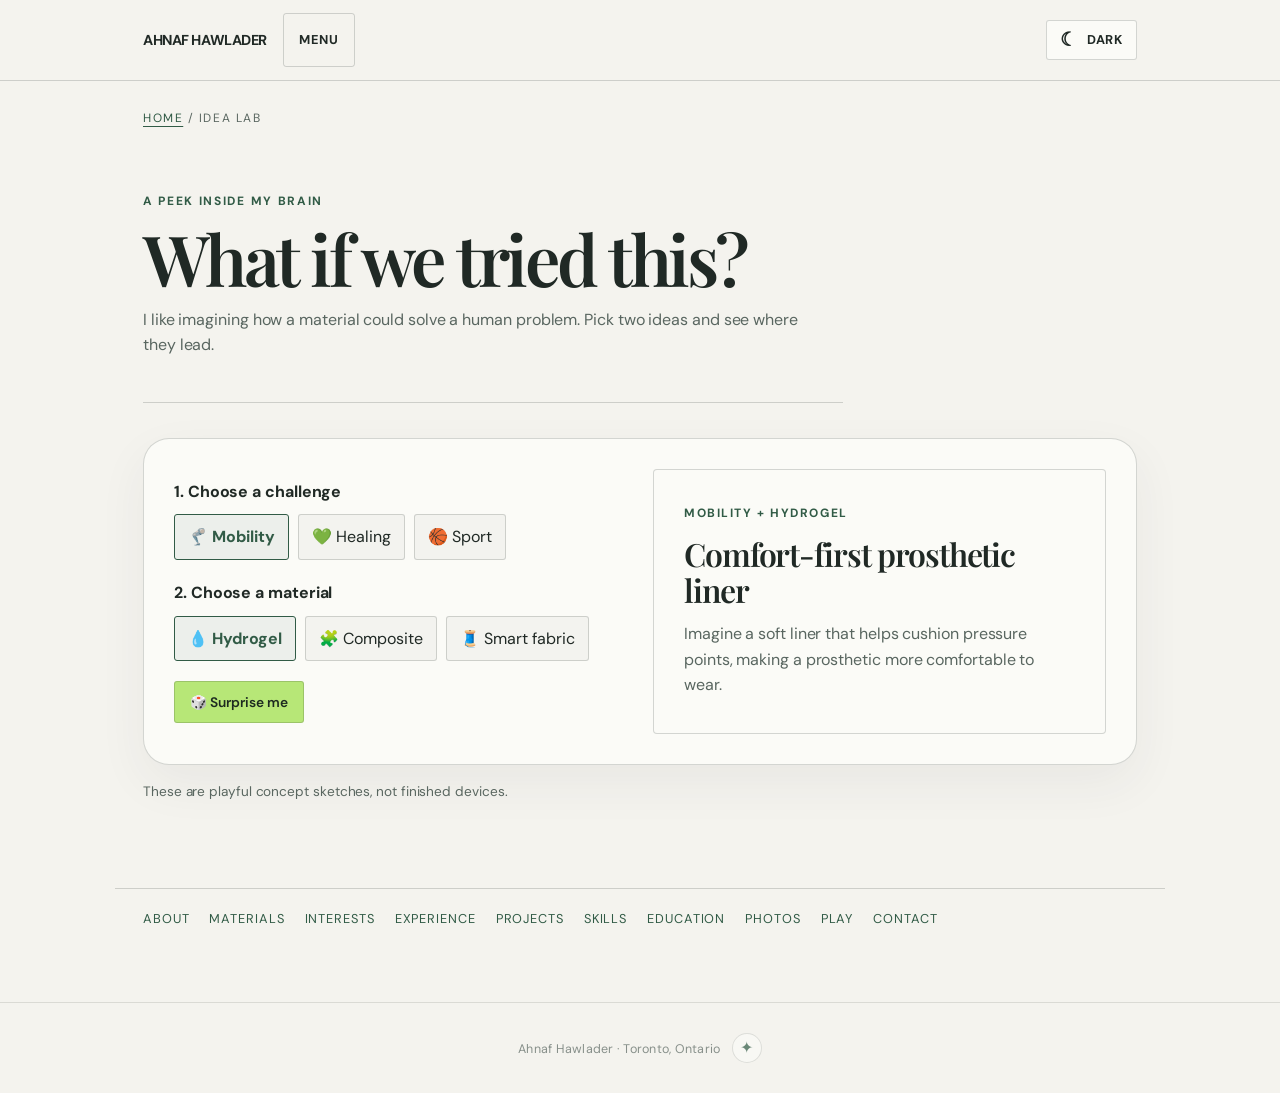
<file: idea-lab.html>
<!DOCTYPE html><html lang="en"><head><meta charset="UTF-8"><meta name="viewport" content="width=device-width, initial-scale=1, viewport-fit=cover">
<title>Idea Lab | Ahnaf Hawlader</title><meta name="description" content="Idea Lab of Ahnaf Hawlader.">
<script>
document.documentElement.classList.add('js-enabled');
try {
  var savedTheme = localStorage.getItem('ahnaf-mode');
  var preferredMode = window.matchMedia && window.matchMedia('(prefers-color-scheme: dark)').matches ? 'dark' : 'light';
  document.documentElement.setAttribute('data-theme', savedTheme === 'light' || savedTheme === 'dark' ? savedTheme : preferredMode);
} catch (e) {
  document.documentElement.setAttribute('data-theme', 'light');
}
</script><link rel="preconnect" href="https://fonts.googleapis.com">
<link rel="preconnect" href="https://fonts.gstatic.com" crossorigin>
<link href="https://fonts.googleapis.com/css2?family=DM+Sans:wght@400;500;600;700&amp;family=Inter:wght@400;500;600;700&amp;family=Nunito:wght@400;500;600;700;800&amp;family=Orbitron:wght@500;600;700&amp;family=Playfair+Display:wght@400;600;700&amp;family=Rye&amp;display=swap" rel="stylesheet"><style>
  :root {
    --bg: #FFF8FB; --bg-alt: #FFEAF2; --bg-panel: #FFFFFF;
    --cream: #352437; --cream-dim: #654B60;
    --marigold: #FFC2DA; --coral: #F39ABC; --teal: #E9B3D3;
    --pink-ink: #982F65; --blue-ink: #694470;
    --line: rgba(53,36,55,.16); --dot-color: rgba(243,154,188,.23);
    --nav-bg: rgba(255,248,251,.94); --pill-bg: rgba(53,36,55,.055);
    --subtle-fill: rgba(53,36,55,.05); --btn-ink: #3A2434;
    --btn-shadow: rgba(243,154,188,.32); --icon-bg: rgba(233,179,211,.26);
    --tag-bg: rgba(255,194,218,.32);
    --font-body: 'DM Sans', -apple-system, BlinkMacSystemFont, sans-serif;
    --font-display: 'Playfair Display', Georgia, serif; --display-weight: 600;
    --hero-glow: rgba(255,154,193,.31);
    --display-spacing: 0.005em;
    --radius-blob: 62% 38% 37% 63% / 58% 41% 59% 42%;
    box-sizing: border-box;
  }

  body { transition: background 0.25s ease, color 0.25s ease; }
  *, *::before, *::after { box-sizing: inherit; }
  html { scroll-behavior: smooth; scroll-padding-top: calc(72px + env(safe-area-inset-top, 0px)); }
  html, body { height: auto; }

  body {
    margin: 0;
    background: var(--bg);
    color: var(--cream);
    font-family: var(--font-body);
    line-height: 1.6;
    -webkit-font-smoothing: antialiased;
  }

  @media (prefers-reduced-motion: reduce) {
    * { animation-duration: 0.01ms !important; animation-iteration-count: 1 !important; transition-duration: 0.01ms !important; }
  }

  a { color: inherit; }

  h1, h2, h3 {
    font-family: var(--font-display);
    font-weight: var(--display-weight);
    margin: 0;
    line-height: 1.24;
    letter-spacing: var(--display-spacing);
  }

  .wrap {
    max-width: 1080px;
    margin: 0 auto;
    padding: 0 28px;
  }

  /* decorative dot texture */
  .dots {
    position: absolute;
    inset: 0;
    background-image: radial-gradient(circle, var(--dot-color) 1.4px, transparent 1.4px);
    background-size: 22px 22px;
    pointer-events: none;
  }

  /* ---------- NAV ---------- */
  header.nav {
    position: sticky;
    top: 0;
    z-index: 50;
    padding-top: env(safe-area-inset-top, 0px);
    background: var(--nav-bg);
    backdrop-filter: blur(10px);
    border-bottom: 1px solid var(--line);
  }
  .nav-inner {
    max-width: 1080px;
    margin: 0 auto;
    padding: 16px 28px;
  }
  .nav-links {
    display: flex;
    gap: 26px;
    list-style: none;
    margin: 0;
    padding: 0;
  }
  .nav-links a {
    text-decoration: none;
    font-size: 0.92rem;
    color: var(--cream-dim);
    transition: color 0.2s ease;
  }
  .nav-links a:hover, .nav-links a:focus-visible { color: var(--pink-ink); }
  .nav-links { display: none; }
  @media (min-width: 1240px) { .nav-links { display: flex; gap: 18px; } }
  .mobile-menu { position: relative; }
  .mobile-menu summary {
    cursor: pointer; list-style: none; min-height: 44px; display: flex; align-items: center;
    padding: 8px 15px; border-radius: 13px; border: 1px solid var(--line);
    background: var(--bg-panel); font-size: .94rem; font-weight: 800;
  }
  .mobile-menu summary::-webkit-details-marker { display: none; }
  .mobile-menu nav {
    position: absolute; top: calc(100% + 12px); left: 0;
    width: min(260px, calc(100vw - 24px)); max-height: min(70vh, 480px); overflow-y: auto;
    display: grid; gap: 3px; padding: 10px; background: var(--bg-panel);
    border: 1px solid var(--line); border-radius: 14px;
    box-shadow: 0 14px 35px rgba(0,0,0,.13);
  }
  .mobile-menu a { text-decoration: none; font-size: .95rem; font-weight: 700; padding: 10px; border-radius: 9px; }
  .mobile-menu a:hover { background: var(--pill-bg); color: var(--pink-ink); }
  @media (min-width: 1240px) { .mobile-menu { display: none; } }
  @media (max-width: 470px) {
    .nav-inner { padding: 10px 12px; }
    .nav-right { gap: 8px; }
    .mobile-menu summary { padding-inline: 10px; }
  }

  .nav-right {
    display: flex;
    align-items: center;
    justify-content: space-between;
    gap: 20px;
    width: 100%;
  }
  .theme-toggle {
    position: relative;
    width: 38px;
    height: 38px;
    border-radius: 10px;
    border: 1px solid var(--line);
    background: var(--pill-bg);
    color: var(--cream);
    display: flex;
    align-items: center;
    justify-content: center;
    cursor: pointer;
    padding: 0;
    transition: border-color 0.2s ease, color 0.2s ease;
  }
  .theme-toggle:hover { border-color: var(--teal); color: var(--blue-ink); }

  .theme-picker { display: flex; align-items: center; gap: 8px; flex-shrink: 0; }
  .swatch {
    width: 42px; height: 42px; flex-shrink: 0; padding: 0;
    display: grid; place-items: center; border: 2px solid var(--line);
    border-radius: 50%; color: #30251D; font-size: 1.1rem; cursor: pointer;
    background: linear-gradient(135deg, var(--sw-bg) 0 31%, var(--sw1) 32% 67%, var(--sw2) 68%);
    transition: transform .18s ease, border-color .18s ease, box-shadow .18s ease;
  }
  .swatch:hover { transform: translateY(-3px) scale(1.07); }
  .swatch.active { border-color: var(--pink-ink); box-shadow: 0 0 0 3px var(--bg-panel), 0 0 0 5px var(--pink-ink); }
  @media (max-width: 470px) {
    .theme-picker { gap: 7px; }
    .swatch { width: 36px; height: 36px; font-size: 1rem; }
  }
  @media (max-width: 350px) {
    .theme-picker { gap: 5px; }
    .swatch { width: 33px; height: 33px; }
  }

  /* A fresh welcome on every visit. */
  .intro-overlay { display: none; }
  .js-enabled .intro-overlay {
    position: fixed; inset: 0; z-index: 1000; display: grid; place-items: center;
    overflow: hidden; background: var(--bg); color: var(--cream); text-align: center;
    animation: intro-fade .7s ease 2.85s forwards;
  }
  .intro-overlay::before {
    content: ''; position: absolute; width: min(80vw, 600px); aspect-ratio: 1;
    border-radius: 50%; background: radial-gradient(circle, var(--hero-glow), transparent 68%);
  }
  .intro-stage { position: relative; z-index: 2; padding: 24px; animation: ninja-enter .8s cubic-bezier(.2,1.3,.45,1) both; }
  .intro-ninja { display: block; width: clamp(116px, 35vw, 168px); height: auto; margin: 0 auto 20px; filter: drop-shadow(0 14px 14px var(--btn-shadow)); }
  .intro-stage h2 { font-size: clamp(2.2rem, 8vw, 4rem); color: var(--pink-ink); }
  .intro-stage p { margin: 6px 0 0; color: var(--cream-dim); font-weight: 700; }
  .intro-skip {
    position: absolute; z-index: 4; right: max(20px, env(safe-area-inset-right));
    bottom: max(24px, env(safe-area-inset-bottom));
    padding: 9px 16px; border-radius: 999px; border: 1px solid var(--line);
    background: var(--bg-panel); color: var(--cream); font: 700 .9rem var(--font-body); cursor: pointer;
  }
  .intro-skip:hover { background: var(--tag-bg); }
  .intro-smoke {
    position: absolute; z-index: 3; left: 50%; top: 54%; width: min(44vw, 290px); aspect-ratio: 1;
    border-radius: 50%; pointer-events: none;
    background: radial-gradient(circle, var(--bg-panel) 5%, var(--marigold) 45%, transparent 72%);
    filter: blur(12px); opacity: 0; transform: translate(-50%, -50%) scale(.1);
    animation: smoke-poof 1.65s ease-out 1.35s both;
  }
  .intro-smoke:nth-of-type(2) { --smoke-x: -95%; --smoke-y: -30%; animation-delay: 1.47s; }
  .intro-smoke:nth-of-type(3) { --smoke-x: 85%; --smoke-y: -55%; animation-delay: 1.55s; }
  .intro-smoke:nth-of-type(4) { --smoke-x: -60%; --smoke-y: 55%; animation-delay: 1.62s; }
  .intro-smoke:nth-of-type(5) { --smoke-x: 65%; --smoke-y: 70%; animation-delay: 1.4s; }
  .intro-smoke:nth-of-type(6) { --smoke-x: 5%; --smoke-y: -105%; animation-delay: 1.7s; }
  @keyframes ninja-enter { from { opacity: 0; transform: translateY(-110px) rotate(-12deg) scale(.6); } to { opacity: 1; transform: none; } }
  @keyframes smoke-poof {
    20% { opacity: .86; }
    65% { opacity: .72; }
    to { opacity: 0; transform: translate(calc(-50% + var(--smoke-x, 0px)), calc(-50% + var(--smoke-y, -20%))) scale(2.4); }
  }
  @keyframes intro-fade { to { opacity: 0; visibility: hidden; pointer-events: none; } }
  .js-enabled .intro-overlay.dismissed { animation: none; opacity: 0; pointer-events: none; transition: opacity .25s ease; }
  @media (prefers-reduced-motion: reduce) {
    .js-enabled .intro-overlay { animation: intro-fade .01ms linear .5s forwards; }
    .intro-stage { animation: none; }
    .intro-smoke { display: none; }
  }

  /* ---------- HERO ---------- */
  .hero {
    position: relative;
    overflow: hidden;
    padding: 64px 0 80px;
    background: radial-gradient(circle at 78% 24%, var(--hero-glow), transparent 42%);
  }
  .hero::after {
    content: var(--hero-symbol, '✦'); position: absolute; top: 18px; right: 5%;
    color: var(--coral); opacity: .35; font-size: clamp(2.5rem, 5vw, 4.5rem);
    pointer-events: none; animation: bob 6s ease-in-out infinite;
  }
  .hero.theme-swap { animation: theme-flash .55s ease; }
  @keyframes theme-flash { from { filter: saturate(1.45) brightness(1.06); } to { filter: none; } }
  :root[data-theme="sakura"] { --hero-symbol: '✿'; }
  :root[data-theme="cyberpunk"] { --hero-symbol: '◇'; }
  :root[data-theme="western"] { --hero-symbol: '★'; }
  :root[data-theme="moonlit"] { --hero-symbol: '✿'; }
  :root[data-theme="cyberpunk"] .hero .dots {
    background-image: linear-gradient(rgba(49,231,245,.12) 1px, transparent 1px),
      linear-gradient(90deg, rgba(49,231,245,.12) 1px, transparent 1px);
    background-size: 32px 32px;
  }
  :root[data-theme="cyberpunk"] .hero h1 em { text-shadow: 0 0 20px var(--coral); }
  :root[data-theme="cyberpunk"] .btn-primary { box-shadow: 0 0 22px rgba(49,231,245,.28); }
  :root[data-theme="western"] .hero h1 em { text-shadow: 3px 3px 0 var(--marigold); }
  :root[data-theme="western"] .project-card:hover { box-shadow: 5px 5px 0 var(--marigold); }
  :root[data-theme="sakura"] .hero::after, :root[data-theme="moonlit"] .hero::after { opacity: .55; }
  .hero-grid {
    display: grid;
    grid-template-columns: 1fr;
    gap: 44px;
    align-items: center;
    position: relative;
    z-index: 2;
  }
  @media (min-width: 860px) {
    .hero-grid { grid-template-columns: 1.15fr 0.85fr; gap: 24px; }
  }
  .eyebrow-line {
    display: flex;
    align-items: center;
    gap: 10px;
    color: var(--pink-ink);
    font-size: 0.95rem;
    margin-bottom: 18px;
  }
  .eyebrow-line svg { flex-shrink: 0; }
  .hero h1 {
    font-size: clamp(2.5rem, 6vw, 4.1rem);
    line-height: 1.05;
    color: var(--cream);
  }
  .hero h1 em {
    font-style: italic;
    color: var(--pink-ink);
  }
  .hero-sub {
    margin-top: 20px;
    font-size: 1.15rem;
    color: var(--cream-dim);
    max-width: 46ch;
  }
  .hero-meta {
    margin-top: 26px;
    display: flex;
    flex-wrap: wrap;
    gap: 10px;
  }
  .pill {
    display: inline-flex;
    align-items: center;
    gap: 6px;
    padding: 7px 14px;
    border-radius: 999px;
    border: 1px solid var(--line);
    font-size: 0.85rem;
    color: var(--cream-dim);
    background: var(--pill-bg);
  }
  .hero-cta {
    margin-top: 34px;
    display: flex;
    flex-wrap: wrap;
    gap: 14px;
  }
  .btn {
    display: inline-flex;
    align-items: center;
    gap: 8px;
    padding: 13px 22px;
    border-radius: 12px;
    text-decoration: none;
    font-size: 0.95rem;
    font-weight: 600;
    transition: transform 0.18s ease, box-shadow 0.18s ease;
    border: 1px solid transparent;
  }
  .btn:hover { transform: translateY(-2px); }
  .btn-primary {
    background: var(--marigold);
    color: var(--btn-ink);
  }
  .btn-primary:hover { box-shadow: 0 10px 24px var(--btn-shadow); }
  .btn-ghost {
    border-color: var(--line);
    color: var(--cream);
  }
  .btn-ghost:hover { border-color: var(--teal); color: var(--blue-ink); }

  .photo-frame {
    position: relative;
    justify-self: center;
    width: min(340px, 78vw);
  }
  .blob-bg {
    position: absolute;
    inset: -18px;
    background: linear-gradient(135deg, var(--coral), var(--marigold));
    border-radius: var(--radius-blob);
    animation: morph 14s ease-in-out infinite;
    opacity: 0.9;
    z-index: 0;
  }
  .photo-frame img {
    position: relative;
    z-index: 1;
    width: 100%;
    display: block;
    object-fit: cover;
    aspect-ratio: 3/4;
    border-radius: var(--radius-blob);
    animation: morph 14s ease-in-out infinite;
    border: 4px solid var(--bg);
  }
  @keyframes morph {
    0%, 100% { border-radius: 62% 38% 37% 63% / 58% 41% 59% 42%; }
    33% { border-radius: 45% 55% 62% 38% / 40% 62% 38% 60%; }
    66% { border-radius: 55% 45% 40% 60% / 55% 35% 65% 45%; }
  }

  /* ---------- SECTION SHARED ---------- */
  section { position: relative; padding: 76px 0; }
  .section-alt { background: var(--bg-alt); }
  .kicker {
    color: var(--blue-ink);
    font-size: 0.95rem;
    margin-bottom: 10px;
    display: block;
  }
  .section-head {
    max-width: 640px;
    margin-bottom: 44px;
  }
  .section-head h2 {
    font-size: clamp(1.7rem, 3.4vw, 2.4rem);
    color: var(--cream);
  }
  .section-head p { color: var(--cream-dim); margin-top: 12px; font-size: 1.02rem; }
  /* ---------- ABOUT ---------- */
  .about-body {
    display: grid;
    grid-template-columns: 1fr;
    gap: 30px;
  }
  @media (min-width: 780px) {
    .about-body { grid-template-columns: 1.3fr 1fr; }
  }
  .about-body p {
    font-size: 1.08rem;
    color: var(--cream-dim);
    margin: 0 0 18px;
  }
  .about-body p:last-child { margin-bottom: 0; }
  .about-card {
    background: var(--bg-panel);
    border: 1px solid var(--line);
    border-radius: 20px;
    padding: 26px;
    align-self: start;
  }
  .about-card h3 {
    font-size: 1.05rem;
    color: var(--pink-ink);
    margin-bottom: 14px;
  }
  .about-card ul { margin: 0; padding-left: 18px; color: var(--cream-dim); font-size: 0.95rem; }
  .about-card li { margin-bottom: 8px; }
  .about-card li:last-child { margin-bottom: 0; }

  /* ---------- PROJECTS ---------- */
  .project-list {
    display: grid;
    gap: 20px;
    grid-template-columns: 1fr;
  }
  @media (min-width: 780px) {
    .project-list { grid-template-columns: repeat(3, 1fr); }
  }
  .project-card {
    background: var(--bg-panel);
    border: 1px solid var(--line);
    border-radius: 20px;
    padding: 28px 24px;
    display: flex;
    flex-direction: column;
    gap: 14px;
    transition: border-color 0.2s ease, transform 0.2s ease;
  }
  .project-card:hover { border-color: var(--teal); transform: translateY(-4px); }
  .project-icon {
    width: 42px; height: 42px;
    border-radius: 12px;
    display: flex; align-items: center; justify-content: center;
    background: var(--icon-bg);
    color: var(--blue-ink);
  }
  .project-card h3 { font-size: 1.15rem; color: var(--cream); }
  .project-meta { font-size: 0.82rem; color: var(--cream-dim); opacity: 0.85; }
  .project-card p { color: var(--cream-dim); font-size: 0.95rem; margin: 0; flex-grow: 1; }
  .tag-row { display: flex; flex-wrap: wrap; gap: 8px; margin-top: 4px; }
  .tag {
    font-size: 0.76rem;
    padding: 4px 10px;
    border-radius: 999px;
    background: var(--tag-bg);
    color: var(--pink-ink);
  }

  /* ---------- MATERIALS FOCUS ---------- */
  .dream-grid { display: grid; grid-template-columns: repeat(2, minmax(0, 1fr)); gap: 18px; }
  .dream-card {
    padding: 28px 24px; border-radius: 20px; border: 1px solid var(--line);
    background: var(--bg-panel); min-width: 0;
  }
  .dream-icon { display: block; font-size: 2rem; margin-bottom: 18px; }
  .dream-card h3 { font-size: 1.18rem; color: var(--pink-ink); }
  .dream-card p { color: var(--cream-dim); margin: 10px 0 0; font-size: .95rem; }
  @media (max-width: 720px) { .dream-grid { grid-template-columns: 1fr; } }

  /* ---------- TIMELINE ---------- */
  .timeline {
    position: relative;
    padding-left: 28px;
    border-left: 2px solid var(--line);
  }
  .t-item {
    position: relative;
    padding-bottom: 34px;
  }
  .t-item:last-child { padding-bottom: 0; }
  .t-item::before {
    content: "";
    position: absolute;
    left: -34px;
    top: 4px;
    width: 12px;
    height: 12px;
    border-radius: 50%;
    background: var(--coral);
    border: 3px solid var(--bg);
    box-shadow: 0 0 0 2px var(--coral);
  }
  #experience .section-head h2::after,
  #interests .section-head h2::after {
    display: inline-block; margin-left: .28em; color: var(--coral);
    font-family: var(--font-body); font-size: .55em; vertical-align: middle;
  }
  #experience .section-head h2::after { content: '✦'; }
  #interests .section-head h2::after { content: '♪'; color: var(--blue-ink); }
  #experience .section-head.revealed h2::after,
  #interests .section-head.revealed h2::after { animation: section-spark .75s ease-out both; }
  .t-item.revealed::before { animation: timeline-ping .8s ease-out; }
  .t-item:nth-child(even).revealed::before { animation-delay: .1s; }
  @keyframes section-spark {
    from { opacity: 0; transform: rotate(-25deg) scale(.45); }
    60% { opacity: 1; transform: rotate(12deg) scale(1.25); }
    to { opacity: 1; transform: rotate(0) scale(1); }
  }
  @keyframes timeline-ping {
    0% { transform: scale(.55); box-shadow: 0 0 0 2px var(--coral), 0 0 0 2px var(--tag-bg); }
    55% { transform: scale(1.13); box-shadow: 0 0 0 2px var(--coral), 0 0 0 11px transparent; }
    100% { transform: scale(1); box-shadow: 0 0 0 2px var(--coral), 0 0 0 11px transparent; }
  }
  .t-date { font-size: 0.82rem; color: var(--blue-ink); margin-bottom: 4px; }
  .t-item h3 { font-size: 1.08rem; color: var(--cream); margin-bottom: 2px; }
  .t-org { font-size: 0.92rem; color: var(--cream-dim); margin-bottom: 8px; display: block; }
  .t-item p { margin: 0; color: var(--cream-dim); font-size: 0.94rem; }
  .timeline-note {
    margin-top: 30px;
    font-size: 0.9rem;
    color: var(--cream-dim);
  }
  .timeline-note a { color: var(--blue-ink); text-decoration: underline; }
  .experience-bridge {
    margin-top: 34px; padding: 25px 28px; border: 1px solid var(--line);
    border-left: 4px solid var(--coral); border-radius: 16px; background: var(--bg-panel);
  }
  .experience-bridge h3 { font-size: 1.15rem; color: var(--pink-ink); }
  .experience-bridge p { margin: 9px 0 0; color: var(--cream-dim); }
  .experience-bridge a { color: var(--blue-ink); text-underline-offset: 3px; }

  /* ---------- SKILLS ---------- */
  .skills-grid {
    display: grid;
    grid-template-columns: 1fr;
    gap: 22px;
  }
  @media (min-width: 780px) {
    .skills-grid { grid-template-columns: repeat(3, 1fr); }
  }
  .skill-group {
    background: var(--bg-panel);
    border: 1px solid var(--line);
    border-radius: 20px;
    padding: 24px;
  }
  .skill-group h3 {
    font-size: 1rem;
    color: var(--blue-ink);
    margin-bottom: 16px;
  }
  .skill-pills { display: flex; flex-wrap: wrap; gap: 8px; }
  .skill-pill {
    font-size: 0.85rem;
    padding: 7px 13px;
    border-radius: 10px;
    background: var(--subtle-fill);
    border: 1px solid var(--line);
    color: var(--cream);
  }

  /* ---------- EDUCATION / HONORS ---------- */
  .edu-grid {
    display: grid;
    grid-template-columns: 1fr;
    gap: 24px;
  }
  @media (min-width: 780px) {
    .edu-grid { grid-template-columns: 1.4fr 1fr; }
  }
  .edu-card {
    background: var(--bg-panel);
    border: 1px solid var(--line);
    border-radius: 20px;
    padding: 26px;
    margin-bottom: 18px;
  }
  .edu-card:last-child { margin-bottom: 0; }
  .edu-card h3 { font-size: 1.1rem; color: var(--cream); }
  .edu-when { font-size: 0.85rem; color: var(--blue-ink); margin: 4px 0 10px; }
  .edu-card p { margin: 0; color: var(--cream-dim); font-size: 0.93rem; }
  .honor-list { list-style: none; margin: 0; padding: 0; }
  .honor-list li {
    display: flex; align-items: center; gap: 10px;
    padding: 10px 0;
    border-bottom: 1px solid var(--line);
    font-size: 0.93rem;
    color: var(--cream-dim);
  }
  .honor-list li:last-child { border-bottom: none; }
  .honor-list svg { flex-shrink: 0; color: var(--pink-ink); }

  /* ---------- CONTACT ---------- */
  .contact-panel {
    background: linear-gradient(135deg, var(--bg-panel), var(--bg-alt));
    border: 1px solid var(--line);
    border-radius: 26px;
    padding: 52px 40px;
    text-align: center;
    position: relative;
    overflow: hidden;
  }
  .contact-panel h2 { font-size: clamp(1.7rem, 4vw, 2.3rem); }
  .contact-panel p { color: var(--cream-dim); margin: 14px auto 30px; max-width: 46ch; }
  .contact-cta { display: flex; flex-wrap: wrap; justify-content: center; gap: 14px; }
  .resume-note {
    margin-top: 22px;
    font-size: 0.85rem;
    color: var(--cream-dim);
    opacity: 0.75;
  }

  footer {
    padding: 30px 0 calc(30px + env(safe-area-inset-bottom, 0px));
    text-align: center;
    font-size: 0.82rem;
    color: var(--cream-dim);
    opacity: 0.7;
  }

  /* ---------- MATCH GAME ---------- */
  .match-wrap { display: flex; flex-direction: column; align-items: center; gap: 22px; }
  .match-board {
    display: grid;
    grid-template-columns: repeat(4, 1fr);
    gap: 12px;
    max-width: 520px;
    width: 100%;
  }
  @media (min-width: 620px) { .match-board { grid-template-columns: repeat(4, 1fr); } }
  .match-card {
    position: relative;
    aspect-ratio: 3/4;
    border-radius: 12px;
    border: 1px solid var(--line);
    background: var(--bg-panel);
    cursor: pointer;
    padding: 0;
    perspective: 600px;
  }
  .match-face {
    position: absolute; inset: 0;
    display: flex; align-items: center; justify-content: center;
    border-radius: 12px;
    backface-visibility: hidden;
    transition: transform 0.4s ease;
    font-family: var(--font-display);
    font-size: 0.95rem;
    text-align: center;
    padding: 6px;
  }
  .match-front { background: linear-gradient(135deg, var(--coral), var(--marigold)); color: var(--btn-ink); font-size: 1.4rem; transform: rotateY(0deg); }
  .match-back { background: var(--pill-bg); color: var(--cream); border: 1px solid var(--line); transform: rotateY(180deg); }
  .match-card.flipped .match-front, .match-card.done .match-front { transform: rotateY(-180deg); }
  .match-card.flipped .match-back, .match-card.done .match-back { transform: rotateY(0deg); }
  .match-card.done { opacity: 0.55; cursor: default; }
  .match-hud { display: flex; align-items: center; gap: 18px; flex-wrap: wrap; justify-content: center; color: var(--cream-dim); font-size: 0.92rem; }
  .match-status { color: var(--pink-ink); font-weight: 600; }
  .match-best { color: var(--blue-ink); }
  .sparkle-button {
    border: 1px solid var(--line); border-radius: 999px; padding: 9px 15px;
    background: var(--bg-panel); color: var(--pink-ink); cursor: pointer;
    font: inherit; font-size: .86rem; font-weight: 600;
    transition: transform .2s ease, box-shadow .2s ease;
  }
  .sparkle-button:hover { transform: translateY(-3px) rotate(-2deg); box-shadow: 0 9px 22px var(--btn-shadow); }
  .curiosity-corner { text-align: center; margin-top: 26px; }
  .curiosity-note { color: var(--cream-dim); min-height: 1.6em; margin: 12px 0 0; font-size: .92rem; }
  .secret-button {
    display: inline-grid; place-items: center; margin-left: 8px; width: 30px; height: 30px;
    border: 1px solid var(--line); border-radius: 50%; background: var(--bg-panel);
    color: var(--pink-ink); cursor: pointer; font-size: 1rem;
    transition: transform .25s ease, background .25s ease;
  }
  .secret-button:hover { transform: rotate(30deg) scale(1.12); background: var(--tag-bg); }
  .secret-message { display: block; min-height: 1.5em; margin-top: 8px; color: var(--pink-ink); font-weight: 600; opacity: 1; }
  .secret-message[hidden] { display: none; }
  /* ---------- IDEA LAB ---------- */
  .lab-shell {
    display: grid; grid-template-columns: minmax(0, 1fr) minmax(0, 1fr);
    gap: 26px; padding: 30px; border: 1px solid var(--line);
    border-radius: 26px; background: var(--bg-panel);
    box-shadow: 0 18px 50px rgba(51,50,74,.06);
  }
  .lab-controls { display: grid; gap: 20px; align-content: center; }
  .lab-choice-title { display: block; margin-bottom: 10px; font-weight: 700; color: var(--cream); }
  .lab-options { display: flex; flex-wrap: wrap; gap: 9px; }
  .lab-option {
    padding: 9px 13px; border: 1px solid var(--line); border-radius: 999px;
    background: var(--pill-bg); color: var(--cream); font: inherit;
    cursor: pointer; transition: transform .2s ease, background .2s ease, border-color .2s ease;
  }
  .lab-option:hover { transform: translateY(-3px); border-color: var(--teal); }
  .lab-option[aria-pressed="true"] { background: var(--tag-bg); border-color: var(--pink-ink); color: var(--pink-ink); font-weight: 700; }
  .lab-result {
    min-height: 265px; display: flex; flex-direction: column; justify-content: center;
    position: relative; overflow: hidden; padding: 30px; border-radius: 21px;
    background: linear-gradient(145deg, var(--tag-bg), var(--icon-bg), var(--bg-alt));
    border: 1px solid var(--line);
  }
  .lab-result::before, .lab-result::after {
    content: ''; position: absolute; border: 2px solid var(--line); border-radius: 50%; pointer-events: none;
  }
  .lab-result::before { width: 180px; height: 180px; right: -55px; top: -80px; }
  .lab-result::after { width: 90px; height: 90px; right: 45px; bottom: -42px; }
  .lab-result > * { position: relative; z-index: 1; }
  .lab-label { font-size: .75rem; text-transform: uppercase; letter-spacing: .13em; color: var(--blue-ink); font-weight: 700; }
  .lab-result h3 { margin: 12px 0; font-size: clamp(1.45rem, 3vw, 2rem); line-height: 1.15; }
  .lab-result p { margin: 0; color: var(--cream-dim); max-width: 46ch; }
  .lab-result.swap > * { animation: lab-appear .35s ease both; }
  .lab-footnote { margin: 16px 0 0; color: var(--cream-dim); font-size: .85rem; }
  @keyframes lab-appear { from { opacity: 0; transform: translateY(8px); } to { opacity: 1; transform: translateY(0); } }
  @media (max-width: 720px) { .lab-shell { grid-template-columns: 1fr; padding: 18px; } .lab-result { min-height: 225px; } }
  .confetti-piece {
    position: fixed; z-index: 100; top: -24px; left: var(--x); pointer-events: none;
    font-size: 20px; animation: confetti-fall var(--duration) ease-in forwards;
  }
  @keyframes confetti-fall { to { transform: translate(var(--drift), 105vh) rotate(550deg); opacity: 0; } }

  /* ---------- SMALL INTERACTIONS ---------- */
  .scroll-progress {
    position: absolute; bottom: -1px; left: 0; height: 3px; width: 100%;
    background: linear-gradient(90deg, var(--coral), var(--teal));
    transform: scaleX(0); transform-origin: left; pointer-events: none;
  }
  .hero-copy { animation: arrive 0.8s ease both; }
  .photo-frame { animation: arrive 0.9s 0.12s ease both, float 6s 1s ease-in-out infinite; }
  .hero-orbit {
    position: absolute; z-index: 2; width: 44px; height: 44px; border-radius: 14px;
    display: grid; place-items: center; background: var(--bg-panel);
    border: 1px solid var(--line); box-shadow: 0 12px 28px rgba(51,50,74,.12);
    font-size: 1.35rem; pointer-events: none;
  }
  .hero-orbit.one { top: -10px; right: -18px; animation: bob 5s ease-in-out infinite; }
  .hero-orbit.two { bottom: 34px; left: -28px; animation: bob 5s 1.5s ease-in-out infinite; }
  .feature-banner {
    margin: 0; position: relative; overflow: hidden; background: var(--bg-alt);
    border-block: 1px solid var(--line);
  }
  .feature-banner img {
    width: 100%; height: clamp(220px, 25vw, 370px); display: block;
    object-fit: cover; object-position: 65% center;
    transition: transform .8s ease;
  }
  .feature-banner:hover img { transform: scale(1.025); }
  .feature-banner figcaption {
    position: absolute; left: max(24px, calc((100vw - 1024px)/2)); bottom: 20px;
    padding: 9px 14px; border-radius: 10px; color: #33324A;
    background: rgba(255,255,255,.92); font-size: .85rem; font-weight: 600;
    box-shadow: 0 6px 25px rgba(0,0,0,.12);
  }
  .interest-grid { display: grid; grid-template-columns: repeat(3, 1fr); gap: 18px; }
  .interest-card {
    position: relative; overflow: hidden; padding: 28px 24px;
    background: var(--bg-panel); border: 1px solid var(--line); border-radius: 20px;
    transition: transform .25s ease, box-shadow .25s ease, border-color .25s ease;
  }
  .interest-card::after {
    content: ''; position: absolute; width: 120px; height: 120px; right: -55px; top: -55px;
    border-radius: 50%; background: var(--tag-bg); transition: transform .4s ease;
  }
  .interest-card:hover { transform: translateY(-6px) rotate(-.5deg); border-color: var(--teal); box-shadow: 0 16px 30px rgba(51,50,74,.09); }
  .interest-card:hover::after { transform: scale(1.5); }
  .interest-icon { display: block; font-size: 2rem; margin-bottom: 18px; transition: transform .3s ease; }
  .interest-card.revealed:nth-child(1) .interest-icon { animation: music-sway .7s ease-out .1s; }
  .interest-card.revealed:nth-child(2) .interest-icon { animation: ball-bounce .8s ease-out .16s; }
  .interest-card.revealed:nth-child(3) .interest-icon { animation: spark-turn .75s ease-out .22s; }
  @keyframes music-sway {
    0% { transform: rotate(-13deg) scale(.8); }
    55% { transform: rotate(10deg) scale(1.12); }
    100% { transform: none; }
  }
  @keyframes ball-bounce {
    0% { transform: translateY(-13px) scale(.88); }
    45% { transform: translateY(3px) scale(1.06,.94); }
    70% { transform: translateY(-5px); }
    100% { transform: none; }
  }
  @keyframes spark-turn {
    0% { transform: rotate(-20deg) scale(.7); opacity: .5; }
    65% { transform: rotate(12deg) scale(1.16); opacity: 1; }
    100% { transform: none; opacity: 1; }
  }
  .interest-card:hover .interest-icon { transform: rotate(-12deg) scale(1.15); }
  .interest-card h3 { font-size: 1.18rem; }
  .interest-card p { color: var(--cream-dim); margin: 10px 0 0; font-size: .95rem; }
  .photo-story { margin-top: 56px; }
  .photo-story h3 { font-size: clamp(1.45rem, 3vw, 2rem); }
  .photo-story p { margin: 8px 0 22px; color: var(--cream-dim); }
  .photo-gallery { display: grid; grid-template-columns: 1.25fr .85fr; gap: 18px; }
  .gallery-shot {
    position: relative; margin: 0; aspect-ratio: 1.42; overflow: hidden;
    border: 1px solid var(--line); border-radius: 22px;
    background: var(--bg-panel);
  }
  .gallery-shot.portrait { aspect-ratio: .96; }
  .gallery-shot::after {
    content: ''; position: absolute; inset: 48% 0 0;
    background: linear-gradient(transparent, rgba(15,18,32,.7)); pointer-events: none;
  }
  .gallery-shot img {
    display: block; width: 100%; height: 100%; object-fit: cover;
    transition: transform .45s ease;
  }
  .gallery-open { width: 100%; height: 100%; display: block; border: 0; padding: 0; background: transparent; cursor: zoom-in; }
  .gallery-open:focus-visible { outline: 3px solid var(--marigold); outline-offset: -5px; }
  .gallery-shot figcaption { pointer-events: none; }
  .photo-dialog {
    width: min(92vw, 1000px); max-height: 90vh; padding: 12px; border: 1px solid var(--line);
    border-radius: 18px; background: var(--bg-panel); color: var(--cream);
    box-shadow: 0 24px 60px rgba(0,0,0,.35);
  }
  .photo-dialog::backdrop { background: rgba(9,11,28,.84); backdrop-filter: blur(5px); }
  .photo-dialog img { display: block; width: 100%; max-height: 76vh; object-fit: contain; border-radius: 10px; }
  .photo-dialog p { margin: 10px 6px 2px; text-align: center; }
  .photo-close {
    position: absolute; top: 18px; right: 18px; z-index: 2; border: 0; border-radius: 999px;
    padding: 8px 14px; background: var(--bg-panel); color: var(--cream);
    font: inherit; font-weight: 800; cursor: pointer; box-shadow: 0 3px 14px rgba(0,0,0,.22);
  }
  .back-to-top {
    position: fixed; z-index: 45; right: max(18px, env(safe-area-inset-right));
    bottom: calc(18px + env(safe-area-inset-bottom, 0px));
    width: 50px; height: 50px; border: 0; border-radius: 50%;
    background: conic-gradient(var(--pink-ink) var(--scroll-turn, 0deg), var(--line) 0);
    color: var(--cream); font: 800 1.45rem var(--font-body); cursor: pointer;
    opacity: 0; transform: translateY(15px); pointer-events: none;
    transition: opacity .25s ease, transform .25s ease;
  }
  .back-to-top::before { content: ''; position: absolute; inset: 4px; border-radius: 50%; background: var(--bg-panel); }
  .back-to-top span { position: relative; }
  .back-to-top.visible { opacity: 1; transform: translateY(0); pointer-events: auto; }
  .back-to-top:hover { transform: translateY(-4px); }
  .gallery-shot.wide img { object-position: center 47%; }
  .gallery-shot.portrait img { object-position: center 42%; }
  .gallery-shot:hover img { transform: scale(1.035); }
  .gallery-shot figcaption {
    position: absolute; z-index: 1; left: 20px; bottom: 16px;
    color: #FFFFFF; font-weight: 800; font-size: 1rem;
    text-shadow: 0 1px 8px rgba(0,0,0,.5);
  }
  .reveal-ready { opacity: 0; transform: translateY(18px); }
  .reveal-ready.revealed { opacity: 1; transform: translateY(0); transition: opacity .65s ease, transform .65s ease; }
  .match-card.done { animation: match-pop .4s ease; }
  .match-status.celebrate { animation: match-pop .5s ease; }
  @keyframes arrive { from { opacity: 0; transform: translateY(18px); } to { opacity: 1; transform: translateY(0); } }
  @keyframes float { 0%, 100% { translate: 0 0; } 50% { translate: 0 -8px; } }
  @keyframes bob { 0%, 100% { transform: rotate(-8deg) translateY(0); } 50% { transform: rotate(8deg) translateY(-10px); } }
  @keyframes match-pop { 50% { transform: scale(1.08); } }
  @media (max-width: 720px) {
    .wrap { padding-inline: 20px; }
    section { padding-block: 58px; }
    .section-head { margin-bottom: 30px; }
    .hero { padding-block: 48px 64px; }
    .hero-grid { gap: 36px; }
    .hero h1 { font-size: clamp(2.25rem, 8vw, 3.2rem); line-height: 1.12; }
    .hero-sub { font-size: 1.04rem; }
    .photo-frame { width: min(300px, 75vw); }
    .contact-panel { padding: 36px 22px; }
    .contact-cta { flex-direction: column; align-items: stretch; }
    .contact-cta .btn { min-width: 0; justify-content: center; overflow-wrap: anywhere; text-align: center; }
    .match-board { gap: 8px; }
    .match-face { font-size: .83rem; overflow-wrap: anywhere; }
    .interest-grid { grid-template-columns: 1fr; }
    .photo-story { margin-top: 42px; }
    .photo-gallery { grid-template-columns: 1fr; gap: 16px; }
    .gallery-shot.wide { aspect-ratio: 1.5; }
    .gallery-shot.portrait { aspect-ratio: .85; }
    .feature-banner img { object-position: 78% center; }
    .feature-banner figcaption { left: 16px; bottom: 14px; font-size: .76rem; }
    .hero-orbit.one { right: -8px; }
    .hero-orbit.two { left: -8px; }
  }
  @media (max-width: 400px) {
    .wrap { padding-inline: 16px; }
    .hero-cta { flex-direction: column; align-items: stretch; }
    .hero-cta .btn { justify-content: center; }
    .match-board { gap: 6px; }
    .match-face { font-size: .75rem; padding: 3px; }
    .match-hud { gap: 10px; }
    .lab-option { padding: 8px 11px; }
  }
  @media (prefers-reduced-motion: reduce) {
    html { scroll-behavior: auto; }
    .photo-frame, .hero-copy, .hero-orbit, .hero::after { animation: none !important; }
    .reveal-ready { opacity: 1; transform: none; }
    .feature-banner:hover img, .interest-card:hover, .interest-card:hover .interest-icon, .gallery-shot:hover img { transform: none; }
    .confetti-piece { animation: none; display: none; }
    .lab-result.swap > * { animation: none; }
  }

  ::selection { background: var(--marigold); color: var(--btn-ink); }

  :focus-visible {
    outline: 2px solid var(--teal);
    outline-offset: 3px;
  }

/* A calmer layout; original palette and font variables above are unchanged. */
header.nav.page-nav .nav-inner { display:flex; align-items:center; gap:16px; max-width:1050px; }
.page-nav .nav-right { flex:1; min-width:0; justify-content:flex-end; }
.page-nav .mobile-menu { display:block; margin-right:auto; }
.page-nav .nav-links { display:none!important; }
.site-brand { color:var(--cream); text-decoration:none; font:var(--display-weight) 1.15rem var(--font-display); white-space:nowrap; }
.site-brand:hover { color:var(--pink-ink); }
.simple-page main > section { min-height:calc(100svh - 180px); background:var(--bg); }
.simple-page .wrap { max-width:900px; }
.simple-page .section-head { max-width:700px; }
.simple-page .dots { display:none; }
.simple-page .project-list { grid-template-columns:1fr; gap:14px; }
.simple-page .project-card { gap:8px; }
.simple-page .project-card:hover { transform:none; }
.simple-page .dream-card,.simple-page .project-card,.simple-page .interest-card,
.simple-page .skill-group,.simple-page .edu-card,.simple-page .experience-bridge,
.simple-page .about-card { border-radius:12px; box-shadow:none; }
.simple-page .interest-card:hover .interest-icon { transform:none; }
.simple-page .gallery-shot { border-radius:12px; }
.simple-page .gallery-shot:hover img { transform:none; }
.simple-page .photo-story { margin-top:0; }
.simple-page .photo-gallery { grid-template-columns:repeat(2,minmax(0,1fr)); }
.simple-page .photo-gallery .gallery-shot { aspect-ratio:1.4; }
.simple-page .photo-gallery .gallery-shot.portrait { aspect-ratio:1.4; }
.page-intro { max-width:900px; margin:0 auto; padding:42px 28px 0; color:var(--cream-dim); font-size:.9rem; }
.page-intro a { color:var(--blue-ink); }
.page-links { max-width:900px; margin:0 auto; padding:12px 28px 72px; display:flex; flex-wrap:wrap; gap:8px 18px; }
.page-links a { color:var(--blue-ink); font-size:.88rem; text-underline-offset:3px; }
.home-page .home-landing { min-height:calc(100svh - 60px); display:grid; place-items:center; position:relative; padding:86px 22px 65px; text-align:center; background:var(--bg); }
.home-page .theme-picker { position:absolute; top:22px; right:24px; }
.home-center { width:100%; max-width:760px; }
.home-center h1 { margin:0; color:var(--cream); font-family:var(--font-display); font-weight:var(--display-weight); letter-spacing:var(--display-spacing); font-size:clamp(2.45rem,6vw,3.5rem); line-height:1.18; }
.home-sub { margin:12px auto 0; color:var(--cream-dim); font-size:clamp(1rem,2vw,1.12rem); font-style:italic; }
.home-social { display:flex; justify-content:center; gap:18px; margin:26px 0 18px; }
.home-social a { display:grid; place-items:center; width:30px; height:30px; color:var(--cream); }
.home-social a:hover { color:var(--pink-ink); }
.home-social svg { width:26px; height:26px; fill:none; stroke:currentColor; stroke-width:1.9; stroke-linecap:round; stroke-linejoin:round; }
.home-links { display:grid; justify-items:center; gap:4px; }
.home-links a { display:block; padding:4px 12px; color:var(--cream); text-decoration:none; font-size:1.25rem; letter-spacing:.035em; }
.home-links a:hover { color:var(--pink-ink); text-decoration:underline; text-underline-offset:5px; }
.home-more { margin:19px auto 0; width:min(100%,480px); color:var(--cream-dim); }
.home-more summary { cursor:pointer; display:inline-block; list-style:none; padding:4px 12px; border-bottom:1px solid var(--line); }
.home-more summary::-webkit-details-marker { display:none; }
.home-more nav { display:flex; flex-wrap:wrap; justify-content:center; gap:4px 13px; margin-top:10px; }
.home-more a { color:var(--blue-ink); font-size:.88rem; }
.home-note { margin:30px 0 0; color:var(--cream-dim); font-size:.84rem; }
.home-page footer { min-height:60px; }
@media (max-width:720px) {
 .simple-page .photo-gallery { grid-template-columns:1fr; }
 .page-intro { padding:24px 20px 0; }
 .page-links { padding:12px 20px 55px; }
}
@media (max-width:510px) {
 .page-nav .nav-inner { gap:8px; padding:10px 12px; }
 .site-brand { font-size:.9rem; width:88px; white-space:normal; line-height:1.12; }
 .page-nav .nav-right { gap:8px; }
 .home-page .theme-picker { top:18px; right:18px; }
 .home-center h1 { font-size:2.35rem; }
 .home-links a { font-size:1.1rem; }
}
</style><link rel="stylesheet" href="minimal.css"></head><body class="simple-page"><header class="nav page-nav"><div class="scroll-progress" id="scrollProgress" aria-hidden="true"></div><div class="nav-inner">
<a class="site-brand" href="index.html">Ahnaf Hawlader</a><div class="nav-right"><details class="mobile-menu"><summary>Menu</summary><nav aria-label="Site pages"><a href="about.html">About</a><a href="materials.html">Materials</a><a href="interests.html">Interests</a><a href="experience.html">Experience</a><a href="projects.html">Projects</a><a href="skills.html">Skills</a><a href="education.html">Education</a><a href="photos.html">Photos</a><a href="idea-lab.html">Idea Lab</a><a href="play.html">Play</a><a href="contact.html">Contact</a></nav></details><div class="theme-picker"><button class="mode-toggle" type="button" aria-label="Switch colour mode" aria-pressed="false"><span class="mode-icon" aria-hidden="true">◐</span><span class="mode-word">Dark</span></button></div></div></div></header><main id="top"><p class="page-intro"><a href="index.html">Home</a> / Idea Lab</p>  <section id="idea-lab">
    <div class="wrap">
      <div class="section-head">
        <span class="kicker">A peek inside my brain</span>
        <h2>What if we tried this?</h2>
        <p>I like imagining how a material could solve a human problem. Pick two ideas and see where they lead.</p>
      </div>
      <div class="lab-shell">
        <div class="lab-controls">
          <div>
            <span class="lab-choice-title">1. Choose a challenge</span>
            <div class="lab-options" role="group" aria-label="Choose a challenge">
              <button class="lab-option" type="button" data-lab-kind="challenge" data-lab-value="mobility" aria-pressed="true">🦿 Mobility</button>
              <button class="lab-option" type="button" data-lab-kind="challenge" data-lab-value="healing" aria-pressed="false">💚 Healing</button>
              <button class="lab-option" type="button" data-lab-kind="challenge" data-lab-value="sport" aria-pressed="false">🏀 Sport</button>
            </div>
          </div>
          <div>
            <span class="lab-choice-title">2. Choose a material</span>
            <div class="lab-options" role="group" aria-label="Choose a material">
              <button class="lab-option" type="button" data-lab-kind="material" data-lab-value="hydrogel" aria-pressed="true">💧 Hydrogel</button>
              <button class="lab-option" type="button" data-lab-kind="material" data-lab-value="composite" aria-pressed="false">🧩 Composite</button>
              <button class="lab-option" type="button" data-lab-kind="material" data-lab-value="fabric" aria-pressed="false">🧵 Smart fabric</button>
            </div>
          </div>
          <div><button class="sparkle-button" id="labSurprise" type="button">🎲 Surprise me</button></div>
        </div>
        <div class="lab-result" id="labResult" role="status" aria-live="polite" aria-atomic="true">
          <span class="lab-label" id="labCombination">Mobility + hydrogel</span>
          <h3 id="labTitle">Comfort-first prosthetic liner</h3>
          <p id="labDescription">Imagine a soft liner that helps cushion pressure points, making a prosthetic more comfortable to wear.</p>
        </div>
      </div>
      <p class="lab-footnote">These are playful concept sketches, not finished devices.</p>
    </div>
  </section></main><nav class="page-links" aria-label="Other pages"><a href="about.html">About</a><a href="materials.html">Materials</a><a href="interests.html">Interests</a><a href="experience.html">Experience</a><a href="projects.html">Projects</a><a href="skills.html">Skills</a><a href="education.html">Education</a><a href="photos.html">Photos</a><a href="play.html">Play</a><a href="contact.html">Contact</a></nav><dialog class="photo-dialog" id="photoDialog" aria-label="Enlarged campus photo">
  <button class="photo-close" id="photoClose" type="button" aria-label="Close photo">Close ✕</button>
  <img id="photoDialogImage" alt="">
  <p id="photoDialogCaption"></p>
</dialog>
<button class="back-to-top" id="backToTop" type="button" aria-label="Back to top" title="Back to top"><span>↑</span></button>

<footer>
  Ahnaf Hawlader · Toronto, Ontario <button class="secret-button" id="secretButton" type="button" aria-label="Reveal a secret" aria-expanded="false" aria-controls="secretMessage">✦</button>
  <span class="secret-message" id="secretMessage" hidden>Avram was here! Official little-brother quality control 🏀✨</span>
</footer>

<script>
(function () {
  var intro = document.getElementById('introOverlay');
  if (intro) {
    var reducedIntro = window.matchMedia && window.matchMedia('(prefers-reduced-motion: reduce)').matches;
    var introSkip = document.getElementById('introSkip');
    introSkip.focus({ preventScroll: true });
    var introTimer = window.setTimeout(function () { intro.remove(); }, reducedIntro ? 650 : 3700);
    introSkip.addEventListener('click', function () {
      window.clearTimeout(introTimer);
      intro.classList.add('dismissed');
      window.setTimeout(function () { intro.remove(); }, reducedIntro ? 0 : 260);
    });
  }
  var root = document.documentElement;
  window.addEventListener('DOMContentLoaded', function () {
    var mobileMenu = document.querySelector('.mobile-menu');
    if (mobileMenu) mobileMenu.querySelectorAll('a').forEach(function (link) {
      link.addEventListener('click', function () { mobileMenu.open = false; });
    });
    function updateModeButton() {
      var dark = root.getAttribute('data-theme') === 'dark';
      document.querySelectorAll('.mode-toggle').forEach(function (button) {
        button.setAttribute('aria-pressed', String(dark));
        button.setAttribute('aria-label', dark ? 'Switch to light mode' : 'Switch to dark mode');
        button.setAttribute('title', dark ? 'Light mode' : 'Dark mode');
        var icon = button.querySelector('.mode-icon');
        var word = button.querySelector('.mode-word');
        if (icon) icon.textContent = dark ? '☀' : '☾';
        if (word) word.textContent = dark ? 'Light' : 'Dark';
      });
    }
    updateModeButton();
    document.querySelectorAll('.mode-toggle').forEach(function (button) {
      button.addEventListener('click', function () {
        var next = root.getAttribute('data-theme') === 'dark' ? 'light' : 'dark';
        root.setAttribute('data-theme', next);
        try { localStorage.setItem('ahnaf-mode', next); } catch (e) { /* local preferences unavailable */ }
        updateModeButton();
      });
    });
    var progress = document.getElementById('scrollProgress');
    var backToTop = document.getElementById('backToTop');
    var updateProgress = function () {
      var max = document.documentElement.scrollHeight - window.innerHeight;
      var fraction = max > 0 ? Math.max(0, Math.min(1, window.scrollY / max)) : 0;
      if (progress) progress.style.transform = 'scaleX(' + fraction + ')';
      if (backToTop) {
        backToTop.style.setProperty('--scroll-turn', (fraction * 360) + 'deg');
        backToTop.classList.toggle('visible', window.scrollY > 500);
      }
    };
    window.addEventListener('scroll', updateProgress, { passive: true });
    window.addEventListener('resize', updateProgress);
    updateProgress();
    if (backToTop) backToTop.addEventListener('click', function () {
      var reduced = window.matchMedia && window.matchMedia('(prefers-reduced-motion: reduce)').matches;
      window.scrollTo({ top: 0, behavior: reduced ? 'auto' : 'smooth' });
    });

    var photoDialog = document.getElementById('photoDialog');
    var photoDialogImage = document.getElementById('photoDialogImage');
    var photoDialogCaption = document.getElementById('photoDialogCaption');
    var lastPhotoButton = null;
    document.querySelectorAll('.gallery-open').forEach(function (button) {
      button.addEventListener('click', function () {
        var figure = button.closest('figure');
        var photo = button.querySelector('img');
        if (!photoDialog || !photo) return;
        lastPhotoButton = button;
        photoDialogImage.src = photo.src;
        photoDialogImage.alt = photo.alt;
        photoDialogCaption.textContent = figure.querySelector('figcaption').textContent;
        photoDialog.showModal();
      });
    });
    var photoClose = document.getElementById('photoClose');
    if (photoClose) photoClose.addEventListener('click', function () { photoDialog.close(); });
    if (photoDialog) {
      photoDialog.addEventListener('click', function (event) {
        if (event.target === photoDialog) photoDialog.close();
      });
      photoDialog.addEventListener('close', function () {
        photoDialogImage.removeAttribute('src');
        if (lastPhotoButton) lastPhotoButton.focus();
      });
    }

    var reduceMotion = window.matchMedia && window.matchMedia('(prefers-reduced-motion: reduce)').matches;
    var revealTargets = document.querySelectorAll('.section-head, .about-card, .dream-card, .project-card, .t-item, .skill-group, .edu-card, .interest-card, .gallery-shot, .contact-panel');
    if (!reduceMotion && 'IntersectionObserver' in window) {
      revealTargets.forEach(function (el) { el.classList.add('reveal-ready'); });
      var io = new IntersectionObserver(function (entries) {
        entries.forEach(function (entry) {
          if (entry.isIntersecting) {
            entry.target.classList.add('revealed');
            io.unobserve(entry.target);
          }
        });
      }, { threshold: 0.08, rootMargin: '0px 0px 30px 0px' });
      revealTargets.forEach(function (el) { io.observe(el); });
    }
  });
})();
</script><script>
(function () {
  var TERMS = [
    { name: 'Bridge', icon: '🌉' },
    { name: 'Gear', icon: '⚙️' },
    { name: 'Circuit', icon: '🔌' },
    { name: 'Robot', icon: '🤖' },
    { name: 'Rocket', icon: '🚀' },
    { name: 'Lightbulb', icon: '💡' }
  ];
  var board = document.getElementById('matchBoard');
  var movesEl = document.getElementById('matchMoves');
  var bestEl = document.getElementById('matchBest');
  var statusEl = document.getElementById('matchStatus');
  var resetBtn = document.getElementById('matchReset');
  if (!board) return;

  var first = null, second = null, lock = false, moves = 0, matched = 0, turnTimer = null;
  var best = null;
  try {
    var savedBest = Number(localStorage.getItem('ahnaf-match-best'));
    if (savedBest > 0) best = savedBest;
  } catch (e) { /* storage can be unavailable */ }
  if (bestEl) bestEl.textContent = best === null ? 'None yet' : String(best);

  function shuffle(arr) {
    for (var i = arr.length - 1; i > 0; i--) {
      var j = Math.floor(Math.random() * (i + 1));
      var t = arr[i]; arr[i] = arr[j]; arr[j] = t;
    }
    return arr;
  }

  function buildBoard() {
    if (turnTimer) clearTimeout(turnTimer);
    board.innerHTML = '';
    first = null; second = null; lock = false; moves = 0; matched = 0;
    movesEl.textContent = '0';
    statusEl.textContent = '';
    statusEl.classList.remove('celebrate');
    var deck = shuffle(TERMS.concat(TERMS));
    deck.forEach(function (card) {
      var el = document.createElement('button');
      el.type = 'button';
      el.className = 'match-card';
      el.setAttribute('data-term', card.name);
      el.setAttribute('aria-label', 'Face down card');
      el.innerHTML = '<span class="match-face match-front" aria-hidden="true">?</span><span class="match-face match-back" aria-hidden="true"><span>' + card.icon + '<br>' + card.name + '</span></span>';
      el.addEventListener('click', function () { onFlip(el); });
      board.appendChild(el);
    });
  }

  function onFlip(el) {
    if (lock || el.classList.contains('flipped') || el.classList.contains('done')) return;
    el.classList.add('flipped');
    el.setAttribute('aria-label', el.getAttribute('data-term'));
    if (!first) { first = el; return; }
    second = el;
    lock = true;
    moves++;
    movesEl.textContent = String(moves);
    var isMatch = first.getAttribute('data-term') === second.getAttribute('data-term');
    turnTimer = setTimeout(function () {
      if (isMatch) {
        first.classList.add('done');
        second.classList.add('done');
        first.setAttribute('aria-label', 'Matched ' + first.getAttribute('data-term'));
        second.setAttribute('aria-label', 'Matched ' + second.getAttribute('data-term'));
        matched += 2;
        if (matched === TERMS.length * 2) {
          statusEl.textContent = 'Solved in ' + moves + ' moves! 🎉';
          statusEl.classList.add('celebrate');
          if (best === null || moves < best) {
            best = moves;
            if (bestEl) bestEl.textContent = String(best);
            try { localStorage.setItem('ahnaf-match-best', String(best)); } catch (e) { /* no-op */ }
          }
          document.dispatchEvent(new Event('portfolioCelebrate'));
        }
      } else {
        first.classList.remove('flipped');
        second.classList.remove('flipped');
        first.setAttribute('aria-label', 'Face down card');
        second.setAttribute('aria-label', 'Face down card');
      }
      first = null; second = null; lock = false;
      turnTimer = null;
    }, isMatch ? 350 : 700);
  }

  if (resetBtn) resetBtn.addEventListener('click', buildBoard);
  buildBoard();
})();
</script><script>
(function () {
  var notes = [
    'Big ideas often start with a curious question.',
    'Build, test, learn, and try again.',
    'Every great team has people with different strengths.',
    'A little creativity can change how you see a problem.',
    'Take a break. The next idea might arrive while you play.'
  ];
  var noteIndex = -1;
  var note = document.getElementById('curiosityNote');
  var button = document.getElementById('curiosityButton');
  if (button && note) button.addEventListener('click', function () {
    noteIndex = (noteIndex + 1) % notes.length;
    note.textContent = notes[noteIndex];
  });

  var ideas = {
    mobility: {
      hydrogel: ['Comfort-first prosthetic liner', 'Imagine a soft liner that helps cushion pressure points, making a prosthetic more comfortable to wear.'],
      composite: ['Lightweight mobility frame', 'Imagine a strong, light frame that makes a mobility aid easier to carry and use.'],
      fabric: ['Movement-aware sleeve', 'Imagine a flexible sleeve that tracks motion and helps someone follow their rehabilitation exercises.']
    },
    healing: {
      hydrogel: ['Gentle wound dressing', 'Imagine a moisture-friendly dressing designed to protect a wound as it heals.'],
      composite: ['Protective recovery brace', 'Imagine a light brace that provides support while leaving room for comfortable movement.'],
      fabric: ['Recovery check-in wrap', 'Imagine a soft wrap that helps track movement during physical therapy.']
    },
    sport: {
      hydrogel: ['Cushioned grip concept', 'Imagine a soft, grippy layer that could make training equipment more comfortable to hold.'],
      composite: ['Springy court accessory', 'Imagine a light, durable piece of training equipment built to handle repeated jumps and landings.'],
      fabric: ['Practice feedback sleeve', 'Imagine a wearable sleeve that helps an athlete notice changes in their shooting motion.']
    }
  };
  var selection = { challenge: 'mobility', material: 'hydrogel' };
  var labels = { mobility: 'Mobility', healing: 'Healing', sport: 'Sport', hydrogel: 'hydrogel', composite: 'composite', fabric: 'smart fabric' };
  var labResult = document.getElementById('labResult');
  function renderIdea() {
    var idea = ideas[selection.challenge][selection.material];
    document.getElementById('labCombination').textContent = labels[selection.challenge] + ' + ' + labels[selection.material];
    document.getElementById('labTitle').textContent = idea[0];
    document.getElementById('labDescription').textContent = idea[1];
    document.querySelectorAll('.lab-option').forEach(function (option) {
      option.setAttribute('aria-pressed', String(selection[option.dataset.labKind] === option.dataset.labValue));
    });
    if (labResult) {
      labResult.classList.remove('swap');
      void labResult.offsetWidth;
      labResult.classList.add('swap');
    }
  }
  document.querySelectorAll('.lab-option').forEach(function (option) {
    option.addEventListener('click', function () {
      selection[option.dataset.labKind] = option.dataset.labValue;
      renderIdea();
    });
  });
  var surprise = document.getElementById('labSurprise');
  if (surprise) surprise.addEventListener('click', function () {
    var challenges = Object.keys(ideas);
    var materials = Object.keys(ideas.mobility);
    var choices = [];
    challenges.forEach(function (challenge) {
      materials.forEach(function (material) {
        if (challenge !== selection.challenge || material !== selection.material) choices.push({ challenge: challenge, material: material });
      });
    });
    selection = choices[Math.floor(Math.random() * choices.length)];
    renderIdea();
  });

  var secretButton = document.getElementById('secretButton');
  var secretMessage = document.getElementById('secretMessage');
  if (secretButton && secretMessage) secretButton.addEventListener('click', function () {
    var opening = secretMessage.hidden;
    secretMessage.hidden = !opening;
    secretButton.setAttribute('aria-expanded', String(opening));
    if (opening) celebrate();
  });

  var reduceMotion = window.matchMedia && window.matchMedia('(prefers-reduced-motion: reduce)').matches;
  function celebrate() {
    if (reduceMotion) return;
    var symbols = ['✨', '⭐', '🏀', '⚙️'];
    for (var i = 0; i < 18; i++) {
      var piece = document.createElement('span');
      piece.className = 'confetti-piece';
      piece.setAttribute('aria-hidden', 'true');
      piece.textContent = symbols[i % symbols.length];
      piece.style.setProperty('--x', Math.round(Math.random() * 95) + 'vw');
      piece.style.setProperty('--drift', Math.round(Math.random() * 180 - 90) + 'px');
      piece.style.setProperty('--duration', (2 + Math.random() * 1.3).toFixed(2) + 's');
      document.body.appendChild(piece);
      piece.addEventListener('animationend', function () { this.remove(); });
    }
  }
  document.addEventListener('portfolioCelebrate', celebrate);
})();
</script></body></html>
</file>
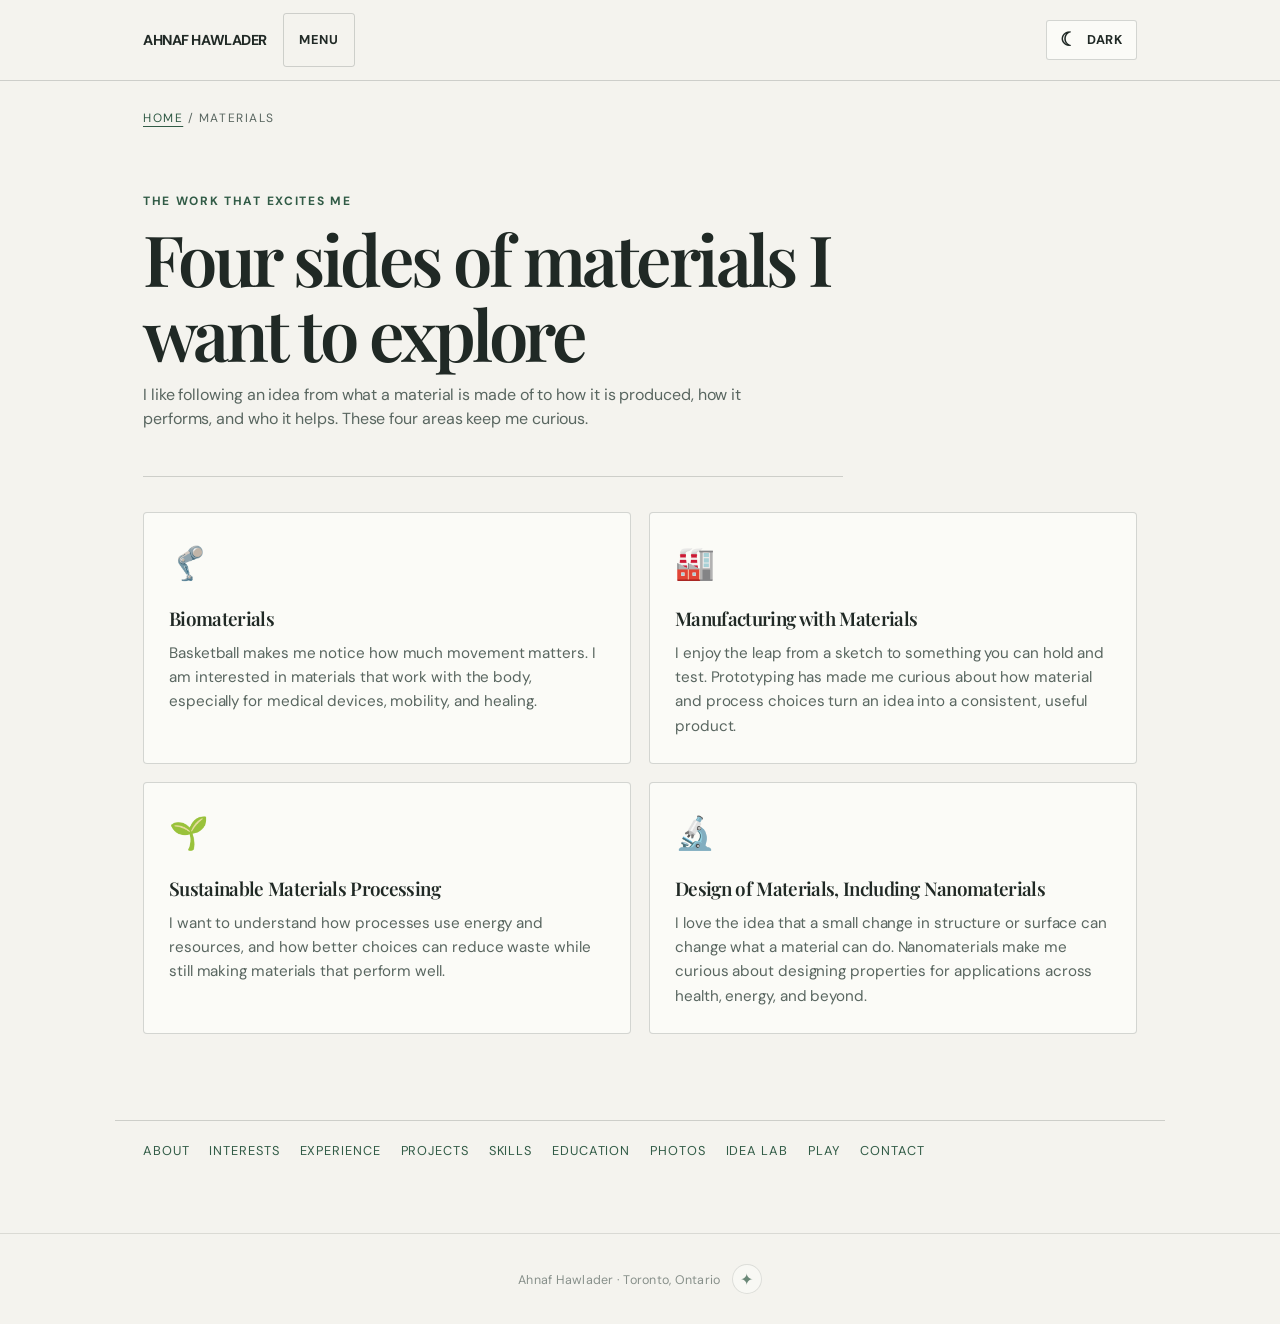
<file: materials.html>
<!DOCTYPE html><html lang="en"><head><meta charset="UTF-8"><meta name="viewport" content="width=device-width, initial-scale=1, viewport-fit=cover">
<title>Materials | Ahnaf Hawlader</title><meta name="description" content="Materials of Ahnaf Hawlader.">
<script>
document.documentElement.classList.add('js-enabled');
try {
  var savedTheme = localStorage.getItem('ahnaf-mode');
  var preferredMode = window.matchMedia && window.matchMedia('(prefers-color-scheme: dark)').matches ? 'dark' : 'light';
  document.documentElement.setAttribute('data-theme', savedTheme === 'light' || savedTheme === 'dark' ? savedTheme : preferredMode);
} catch (e) {
  document.documentElement.setAttribute('data-theme', 'light');
}
</script><link rel="preconnect" href="https://fonts.googleapis.com">
<link rel="preconnect" href="https://fonts.gstatic.com" crossorigin>
<link href="https://fonts.googleapis.com/css2?family=DM+Sans:wght@400;500;600;700&amp;family=Inter:wght@400;500;600;700&amp;family=Nunito:wght@400;500;600;700;800&amp;family=Orbitron:wght@500;600;700&amp;family=Playfair+Display:wght@400;600;700&amp;family=Rye&amp;display=swap" rel="stylesheet"><style>
  :root {
    --bg: #FFF8FB; --bg-alt: #FFEAF2; --bg-panel: #FFFFFF;
    --cream: #352437; --cream-dim: #654B60;
    --marigold: #FFC2DA; --coral: #F39ABC; --teal: #E9B3D3;
    --pink-ink: #982F65; --blue-ink: #694470;
    --line: rgba(53,36,55,.16); --dot-color: rgba(243,154,188,.23);
    --nav-bg: rgba(255,248,251,.94); --pill-bg: rgba(53,36,55,.055);
    --subtle-fill: rgba(53,36,55,.05); --btn-ink: #3A2434;
    --btn-shadow: rgba(243,154,188,.32); --icon-bg: rgba(233,179,211,.26);
    --tag-bg: rgba(255,194,218,.32);
    --font-body: 'DM Sans', -apple-system, BlinkMacSystemFont, sans-serif;
    --font-display: 'Playfair Display', Georgia, serif; --display-weight: 600;
    --hero-glow: rgba(255,154,193,.31);
    --display-spacing: 0.005em;
    --radius-blob: 62% 38% 37% 63% / 58% 41% 59% 42%;
    box-sizing: border-box;
  }

  body { transition: background 0.25s ease, color 0.25s ease; }
  *, *::before, *::after { box-sizing: inherit; }
  html { scroll-behavior: smooth; scroll-padding-top: calc(72px + env(safe-area-inset-top, 0px)); }
  html, body { height: auto; }

  body {
    margin: 0;
    background: var(--bg);
    color: var(--cream);
    font-family: var(--font-body);
    line-height: 1.6;
    -webkit-font-smoothing: antialiased;
  }

  @media (prefers-reduced-motion: reduce) {
    * { animation-duration: 0.01ms !important; animation-iteration-count: 1 !important; transition-duration: 0.01ms !important; }
  }

  a { color: inherit; }

  h1, h2, h3 {
    font-family: var(--font-display);
    font-weight: var(--display-weight);
    margin: 0;
    line-height: 1.24;
    letter-spacing: var(--display-spacing);
  }

  .wrap {
    max-width: 1080px;
    margin: 0 auto;
    padding: 0 28px;
  }

  /* decorative dot texture */
  .dots {
    position: absolute;
    inset: 0;
    background-image: radial-gradient(circle, var(--dot-color) 1.4px, transparent 1.4px);
    background-size: 22px 22px;
    pointer-events: none;
  }

  /* ---------- NAV ---------- */
  header.nav {
    position: sticky;
    top: 0;
    z-index: 50;
    padding-top: env(safe-area-inset-top, 0px);
    background: var(--nav-bg);
    backdrop-filter: blur(10px);
    border-bottom: 1px solid var(--line);
  }
  .nav-inner {
    max-width: 1080px;
    margin: 0 auto;
    padding: 16px 28px;
  }
  .nav-links {
    display: flex;
    gap: 26px;
    list-style: none;
    margin: 0;
    padding: 0;
  }
  .nav-links a {
    text-decoration: none;
    font-size: 0.92rem;
    color: var(--cream-dim);
    transition: color 0.2s ease;
  }
  .nav-links a:hover, .nav-links a:focus-visible { color: var(--pink-ink); }
  .nav-links { display: none; }
  @media (min-width: 1240px) { .nav-links { display: flex; gap: 18px; } }
  .mobile-menu { position: relative; }
  .mobile-menu summary {
    cursor: pointer; list-style: none; min-height: 44px; display: flex; align-items: center;
    padding: 8px 15px; border-radius: 13px; border: 1px solid var(--line);
    background: var(--bg-panel); font-size: .94rem; font-weight: 800;
  }
  .mobile-menu summary::-webkit-details-marker { display: none; }
  .mobile-menu nav {
    position: absolute; top: calc(100% + 12px); left: 0;
    width: min(260px, calc(100vw - 24px)); max-height: min(70vh, 480px); overflow-y: auto;
    display: grid; gap: 3px; padding: 10px; background: var(--bg-panel);
    border: 1px solid var(--line); border-radius: 14px;
    box-shadow: 0 14px 35px rgba(0,0,0,.13);
  }
  .mobile-menu a { text-decoration: none; font-size: .95rem; font-weight: 700; padding: 10px; border-radius: 9px; }
  .mobile-menu a:hover { background: var(--pill-bg); color: var(--pink-ink); }
  @media (min-width: 1240px) { .mobile-menu { display: none; } }
  @media (max-width: 470px) {
    .nav-inner { padding: 10px 12px; }
    .nav-right { gap: 8px; }
    .mobile-menu summary { padding-inline: 10px; }
  }

  .nav-right {
    display: flex;
    align-items: center;
    justify-content: space-between;
    gap: 20px;
    width: 100%;
  }
  .theme-toggle {
    position: relative;
    width: 38px;
    height: 38px;
    border-radius: 10px;
    border: 1px solid var(--line);
    background: var(--pill-bg);
    color: var(--cream);
    display: flex;
    align-items: center;
    justify-content: center;
    cursor: pointer;
    padding: 0;
    transition: border-color 0.2s ease, color 0.2s ease;
  }
  .theme-toggle:hover { border-color: var(--teal); color: var(--blue-ink); }

  .theme-picker { display: flex; align-items: center; gap: 8px; flex-shrink: 0; }
  .swatch {
    width: 42px; height: 42px; flex-shrink: 0; padding: 0;
    display: grid; place-items: center; border: 2px solid var(--line);
    border-radius: 50%; color: #30251D; font-size: 1.1rem; cursor: pointer;
    background: linear-gradient(135deg, var(--sw-bg) 0 31%, var(--sw1) 32% 67%, var(--sw2) 68%);
    transition: transform .18s ease, border-color .18s ease, box-shadow .18s ease;
  }
  .swatch:hover { transform: translateY(-3px) scale(1.07); }
  .swatch.active { border-color: var(--pink-ink); box-shadow: 0 0 0 3px var(--bg-panel), 0 0 0 5px var(--pink-ink); }
  @media (max-width: 470px) {
    .theme-picker { gap: 7px; }
    .swatch { width: 36px; height: 36px; font-size: 1rem; }
  }
  @media (max-width: 350px) {
    .theme-picker { gap: 5px; }
    .swatch { width: 33px; height: 33px; }
  }

  /* A fresh welcome on every visit. */
  .intro-overlay { display: none; }
  .js-enabled .intro-overlay {
    position: fixed; inset: 0; z-index: 1000; display: grid; place-items: center;
    overflow: hidden; background: var(--bg); color: var(--cream); text-align: center;
    animation: intro-fade .7s ease 2.85s forwards;
  }
  .intro-overlay::before {
    content: ''; position: absolute; width: min(80vw, 600px); aspect-ratio: 1;
    border-radius: 50%; background: radial-gradient(circle, var(--hero-glow), transparent 68%);
  }
  .intro-stage { position: relative; z-index: 2; padding: 24px; animation: ninja-enter .8s cubic-bezier(.2,1.3,.45,1) both; }
  .intro-ninja { display: block; width: clamp(116px, 35vw, 168px); height: auto; margin: 0 auto 20px; filter: drop-shadow(0 14px 14px var(--btn-shadow)); }
  .intro-stage h2 { font-size: clamp(2.2rem, 8vw, 4rem); color: var(--pink-ink); }
  .intro-stage p { margin: 6px 0 0; color: var(--cream-dim); font-weight: 700; }
  .intro-skip {
    position: absolute; z-index: 4; right: max(20px, env(safe-area-inset-right));
    bottom: max(24px, env(safe-area-inset-bottom));
    padding: 9px 16px; border-radius: 999px; border: 1px solid var(--line);
    background: var(--bg-panel); color: var(--cream); font: 700 .9rem var(--font-body); cursor: pointer;
  }
  .intro-skip:hover { background: var(--tag-bg); }
  .intro-smoke {
    position: absolute; z-index: 3; left: 50%; top: 54%; width: min(44vw, 290px); aspect-ratio: 1;
    border-radius: 50%; pointer-events: none;
    background: radial-gradient(circle, var(--bg-panel) 5%, var(--marigold) 45%, transparent 72%);
    filter: blur(12px); opacity: 0; transform: translate(-50%, -50%) scale(.1);
    animation: smoke-poof 1.65s ease-out 1.35s both;
  }
  .intro-smoke:nth-of-type(2) { --smoke-x: -95%; --smoke-y: -30%; animation-delay: 1.47s; }
  .intro-smoke:nth-of-type(3) { --smoke-x: 85%; --smoke-y: -55%; animation-delay: 1.55s; }
  .intro-smoke:nth-of-type(4) { --smoke-x: -60%; --smoke-y: 55%; animation-delay: 1.62s; }
  .intro-smoke:nth-of-type(5) { --smoke-x: 65%; --smoke-y: 70%; animation-delay: 1.4s; }
  .intro-smoke:nth-of-type(6) { --smoke-x: 5%; --smoke-y: -105%; animation-delay: 1.7s; }
  @keyframes ninja-enter { from { opacity: 0; transform: translateY(-110px) rotate(-12deg) scale(.6); } to { opacity: 1; transform: none; } }
  @keyframes smoke-poof {
    20% { opacity: .86; }
    65% { opacity: .72; }
    to { opacity: 0; transform: translate(calc(-50% + var(--smoke-x, 0px)), calc(-50% + var(--smoke-y, -20%))) scale(2.4); }
  }
  @keyframes intro-fade { to { opacity: 0; visibility: hidden; pointer-events: none; } }
  .js-enabled .intro-overlay.dismissed { animation: none; opacity: 0; pointer-events: none; transition: opacity .25s ease; }
  @media (prefers-reduced-motion: reduce) {
    .js-enabled .intro-overlay { animation: intro-fade .01ms linear .5s forwards; }
    .intro-stage { animation: none; }
    .intro-smoke { display: none; }
  }

  /* ---------- HERO ---------- */
  .hero {
    position: relative;
    overflow: hidden;
    padding: 64px 0 80px;
    background: radial-gradient(circle at 78% 24%, var(--hero-glow), transparent 42%);
  }
  .hero::after {
    content: var(--hero-symbol, '✦'); position: absolute; top: 18px; right: 5%;
    color: var(--coral); opacity: .35; font-size: clamp(2.5rem, 5vw, 4.5rem);
    pointer-events: none; animation: bob 6s ease-in-out infinite;
  }
  .hero.theme-swap { animation: theme-flash .55s ease; }
  @keyframes theme-flash { from { filter: saturate(1.45) brightness(1.06); } to { filter: none; } }
  :root[data-theme="sakura"] { --hero-symbol: '✿'; }
  :root[data-theme="cyberpunk"] { --hero-symbol: '◇'; }
  :root[data-theme="western"] { --hero-symbol: '★'; }
  :root[data-theme="moonlit"] { --hero-symbol: '✿'; }
  :root[data-theme="cyberpunk"] .hero .dots {
    background-image: linear-gradient(rgba(49,231,245,.12) 1px, transparent 1px),
      linear-gradient(90deg, rgba(49,231,245,.12) 1px, transparent 1px);
    background-size: 32px 32px;
  }
  :root[data-theme="cyberpunk"] .hero h1 em { text-shadow: 0 0 20px var(--coral); }
  :root[data-theme="cyberpunk"] .btn-primary { box-shadow: 0 0 22px rgba(49,231,245,.28); }
  :root[data-theme="western"] .hero h1 em { text-shadow: 3px 3px 0 var(--marigold); }
  :root[data-theme="western"] .project-card:hover { box-shadow: 5px 5px 0 var(--marigold); }
  :root[data-theme="sakura"] .hero::after, :root[data-theme="moonlit"] .hero::after { opacity: .55; }
  .hero-grid {
    display: grid;
    grid-template-columns: 1fr;
    gap: 44px;
    align-items: center;
    position: relative;
    z-index: 2;
  }
  @media (min-width: 860px) {
    .hero-grid { grid-template-columns: 1.15fr 0.85fr; gap: 24px; }
  }
  .eyebrow-line {
    display: flex;
    align-items: center;
    gap: 10px;
    color: var(--pink-ink);
    font-size: 0.95rem;
    margin-bottom: 18px;
  }
  .eyebrow-line svg { flex-shrink: 0; }
  .hero h1 {
    font-size: clamp(2.5rem, 6vw, 4.1rem);
    line-height: 1.05;
    color: var(--cream);
  }
  .hero h1 em {
    font-style: italic;
    color: var(--pink-ink);
  }
  .hero-sub {
    margin-top: 20px;
    font-size: 1.15rem;
    color: var(--cream-dim);
    max-width: 46ch;
  }
  .hero-meta {
    margin-top: 26px;
    display: flex;
    flex-wrap: wrap;
    gap: 10px;
  }
  .pill {
    display: inline-flex;
    align-items: center;
    gap: 6px;
    padding: 7px 14px;
    border-radius: 999px;
    border: 1px solid var(--line);
    font-size: 0.85rem;
    color: var(--cream-dim);
    background: var(--pill-bg);
  }
  .hero-cta {
    margin-top: 34px;
    display: flex;
    flex-wrap: wrap;
    gap: 14px;
  }
  .btn {
    display: inline-flex;
    align-items: center;
    gap: 8px;
    padding: 13px 22px;
    border-radius: 12px;
    text-decoration: none;
    font-size: 0.95rem;
    font-weight: 600;
    transition: transform 0.18s ease, box-shadow 0.18s ease;
    border: 1px solid transparent;
  }
  .btn:hover { transform: translateY(-2px); }
  .btn-primary {
    background: var(--marigold);
    color: var(--btn-ink);
  }
  .btn-primary:hover { box-shadow: 0 10px 24px var(--btn-shadow); }
  .btn-ghost {
    border-color: var(--line);
    color: var(--cream);
  }
  .btn-ghost:hover { border-color: var(--teal); color: var(--blue-ink); }

  .photo-frame {
    position: relative;
    justify-self: center;
    width: min(340px, 78vw);
  }
  .blob-bg {
    position: absolute;
    inset: -18px;
    background: linear-gradient(135deg, var(--coral), var(--marigold));
    border-radius: var(--radius-blob);
    animation: morph 14s ease-in-out infinite;
    opacity: 0.9;
    z-index: 0;
  }
  .photo-frame img {
    position: relative;
    z-index: 1;
    width: 100%;
    display: block;
    object-fit: cover;
    aspect-ratio: 3/4;
    border-radius: var(--radius-blob);
    animation: morph 14s ease-in-out infinite;
    border: 4px solid var(--bg);
  }
  @keyframes morph {
    0%, 100% { border-radius: 62% 38% 37% 63% / 58% 41% 59% 42%; }
    33% { border-radius: 45% 55% 62% 38% / 40% 62% 38% 60%; }
    66% { border-radius: 55% 45% 40% 60% / 55% 35% 65% 45%; }
  }

  /* ---------- SECTION SHARED ---------- */
  section { position: relative; padding: 76px 0; }
  .section-alt { background: var(--bg-alt); }
  .kicker {
    color: var(--blue-ink);
    font-size: 0.95rem;
    margin-bottom: 10px;
    display: block;
  }
  .section-head {
    max-width: 640px;
    margin-bottom: 44px;
  }
  .section-head h2 {
    font-size: clamp(1.7rem, 3.4vw, 2.4rem);
    color: var(--cream);
  }
  .section-head p { color: var(--cream-dim); margin-top: 12px; font-size: 1.02rem; }
  /* ---------- ABOUT ---------- */
  .about-body {
    display: grid;
    grid-template-columns: 1fr;
    gap: 30px;
  }
  @media (min-width: 780px) {
    .about-body { grid-template-columns: 1.3fr 1fr; }
  }
  .about-body p {
    font-size: 1.08rem;
    color: var(--cream-dim);
    margin: 0 0 18px;
  }
  .about-body p:last-child { margin-bottom: 0; }
  .about-card {
    background: var(--bg-panel);
    border: 1px solid var(--line);
    border-radius: 20px;
    padding: 26px;
    align-self: start;
  }
  .about-card h3 {
    font-size: 1.05rem;
    color: var(--pink-ink);
    margin-bottom: 14px;
  }
  .about-card ul { margin: 0; padding-left: 18px; color: var(--cream-dim); font-size: 0.95rem; }
  .about-card li { margin-bottom: 8px; }
  .about-card li:last-child { margin-bottom: 0; }

  /* ---------- PROJECTS ---------- */
  .project-list {
    display: grid;
    gap: 20px;
    grid-template-columns: 1fr;
  }
  @media (min-width: 780px) {
    .project-list { grid-template-columns: repeat(3, 1fr); }
  }
  .project-card {
    background: var(--bg-panel);
    border: 1px solid var(--line);
    border-radius: 20px;
    padding: 28px 24px;
    display: flex;
    flex-direction: column;
    gap: 14px;
    transition: border-color 0.2s ease, transform 0.2s ease;
  }
  .project-card:hover { border-color: var(--teal); transform: translateY(-4px); }
  .project-icon {
    width: 42px; height: 42px;
    border-radius: 12px;
    display: flex; align-items: center; justify-content: center;
    background: var(--icon-bg);
    color: var(--blue-ink);
  }
  .project-card h3 { font-size: 1.15rem; color: var(--cream); }
  .project-meta { font-size: 0.82rem; color: var(--cream-dim); opacity: 0.85; }
  .project-card p { color: var(--cream-dim); font-size: 0.95rem; margin: 0; flex-grow: 1; }
  .tag-row { display: flex; flex-wrap: wrap; gap: 8px; margin-top: 4px; }
  .tag {
    font-size: 0.76rem;
    padding: 4px 10px;
    border-radius: 999px;
    background: var(--tag-bg);
    color: var(--pink-ink);
  }

  /* ---------- MATERIALS FOCUS ---------- */
  .dream-grid { display: grid; grid-template-columns: repeat(2, minmax(0, 1fr)); gap: 18px; }
  .dream-card {
    padding: 28px 24px; border-radius: 20px; border: 1px solid var(--line);
    background: var(--bg-panel); min-width: 0;
  }
  .dream-icon { display: block; font-size: 2rem; margin-bottom: 18px; }
  .dream-card h3 { font-size: 1.18rem; color: var(--pink-ink); }
  .dream-card p { color: var(--cream-dim); margin: 10px 0 0; font-size: .95rem; }
  @media (max-width: 720px) { .dream-grid { grid-template-columns: 1fr; } }

  /* ---------- TIMELINE ---------- */
  .timeline {
    position: relative;
    padding-left: 28px;
    border-left: 2px solid var(--line);
  }
  .t-item {
    position: relative;
    padding-bottom: 34px;
  }
  .t-item:last-child { padding-bottom: 0; }
  .t-item::before {
    content: "";
    position: absolute;
    left: -34px;
    top: 4px;
    width: 12px;
    height: 12px;
    border-radius: 50%;
    background: var(--coral);
    border: 3px solid var(--bg);
    box-shadow: 0 0 0 2px var(--coral);
  }
  #experience .section-head h2::after,
  #interests .section-head h2::after {
    display: inline-block; margin-left: .28em; color: var(--coral);
    font-family: var(--font-body); font-size: .55em; vertical-align: middle;
  }
  #experience .section-head h2::after { content: '✦'; }
  #interests .section-head h2::after { content: '♪'; color: var(--blue-ink); }
  #experience .section-head.revealed h2::after,
  #interests .section-head.revealed h2::after { animation: section-spark .75s ease-out both; }
  .t-item.revealed::before { animation: timeline-ping .8s ease-out; }
  .t-item:nth-child(even).revealed::before { animation-delay: .1s; }
  @keyframes section-spark {
    from { opacity: 0; transform: rotate(-25deg) scale(.45); }
    60% { opacity: 1; transform: rotate(12deg) scale(1.25); }
    to { opacity: 1; transform: rotate(0) scale(1); }
  }
  @keyframes timeline-ping {
    0% { transform: scale(.55); box-shadow: 0 0 0 2px var(--coral), 0 0 0 2px var(--tag-bg); }
    55% { transform: scale(1.13); box-shadow: 0 0 0 2px var(--coral), 0 0 0 11px transparent; }
    100% { transform: scale(1); box-shadow: 0 0 0 2px var(--coral), 0 0 0 11px transparent; }
  }
  .t-date { font-size: 0.82rem; color: var(--blue-ink); margin-bottom: 4px; }
  .t-item h3 { font-size: 1.08rem; color: var(--cream); margin-bottom: 2px; }
  .t-org { font-size: 0.92rem; color: var(--cream-dim); margin-bottom: 8px; display: block; }
  .t-item p { margin: 0; color: var(--cream-dim); font-size: 0.94rem; }
  .timeline-note {
    margin-top: 30px;
    font-size: 0.9rem;
    color: var(--cream-dim);
  }
  .timeline-note a { color: var(--blue-ink); text-decoration: underline; }
  .experience-bridge {
    margin-top: 34px; padding: 25px 28px; border: 1px solid var(--line);
    border-left: 4px solid var(--coral); border-radius: 16px; background: var(--bg-panel);
  }
  .experience-bridge h3 { font-size: 1.15rem; color: var(--pink-ink); }
  .experience-bridge p { margin: 9px 0 0; color: var(--cream-dim); }
  .experience-bridge a { color: var(--blue-ink); text-underline-offset: 3px; }

  /* ---------- SKILLS ---------- */
  .skills-grid {
    display: grid;
    grid-template-columns: 1fr;
    gap: 22px;
  }
  @media (min-width: 780px) {
    .skills-grid { grid-template-columns: repeat(3, 1fr); }
  }
  .skill-group {
    background: var(--bg-panel);
    border: 1px solid var(--line);
    border-radius: 20px;
    padding: 24px;
  }
  .skill-group h3 {
    font-size: 1rem;
    color: var(--blue-ink);
    margin-bottom: 16px;
  }
  .skill-pills { display: flex; flex-wrap: wrap; gap: 8px; }
  .skill-pill {
    font-size: 0.85rem;
    padding: 7px 13px;
    border-radius: 10px;
    background: var(--subtle-fill);
    border: 1px solid var(--line);
    color: var(--cream);
  }

  /* ---------- EDUCATION / HONORS ---------- */
  .edu-grid {
    display: grid;
    grid-template-columns: 1fr;
    gap: 24px;
  }
  @media (min-width: 780px) {
    .edu-grid { grid-template-columns: 1.4fr 1fr; }
  }
  .edu-card {
    background: var(--bg-panel);
    border: 1px solid var(--line);
    border-radius: 20px;
    padding: 26px;
    margin-bottom: 18px;
  }
  .edu-card:last-child { margin-bottom: 0; }
  .edu-card h3 { font-size: 1.1rem; color: var(--cream); }
  .edu-when { font-size: 0.85rem; color: var(--blue-ink); margin: 4px 0 10px; }
  .edu-card p { margin: 0; color: var(--cream-dim); font-size: 0.93rem; }
  .honor-list { list-style: none; margin: 0; padding: 0; }
  .honor-list li {
    display: flex; align-items: center; gap: 10px;
    padding: 10px 0;
    border-bottom: 1px solid var(--line);
    font-size: 0.93rem;
    color: var(--cream-dim);
  }
  .honor-list li:last-child { border-bottom: none; }
  .honor-list svg { flex-shrink: 0; color: var(--pink-ink); }

  /* ---------- CONTACT ---------- */
  .contact-panel {
    background: linear-gradient(135deg, var(--bg-panel), var(--bg-alt));
    border: 1px solid var(--line);
    border-radius: 26px;
    padding: 52px 40px;
    text-align: center;
    position: relative;
    overflow: hidden;
  }
  .contact-panel h2 { font-size: clamp(1.7rem, 4vw, 2.3rem); }
  .contact-panel p { color: var(--cream-dim); margin: 14px auto 30px; max-width: 46ch; }
  .contact-cta { display: flex; flex-wrap: wrap; justify-content: center; gap: 14px; }
  .resume-note {
    margin-top: 22px;
    font-size: 0.85rem;
    color: var(--cream-dim);
    opacity: 0.75;
  }

  footer {
    padding: 30px 0 calc(30px + env(safe-area-inset-bottom, 0px));
    text-align: center;
    font-size: 0.82rem;
    color: var(--cream-dim);
    opacity: 0.7;
  }

  /* ---------- MATCH GAME ---------- */
  .match-wrap { display: flex; flex-direction: column; align-items: center; gap: 22px; }
  .match-board {
    display: grid;
    grid-template-columns: repeat(4, 1fr);
    gap: 12px;
    max-width: 520px;
    width: 100%;
  }
  @media (min-width: 620px) { .match-board { grid-template-columns: repeat(4, 1fr); } }
  .match-card {
    position: relative;
    aspect-ratio: 3/4;
    border-radius: 12px;
    border: 1px solid var(--line);
    background: var(--bg-panel);
    cursor: pointer;
    padding: 0;
    perspective: 600px;
  }
  .match-face {
    position: absolute; inset: 0;
    display: flex; align-items: center; justify-content: center;
    border-radius: 12px;
    backface-visibility: hidden;
    transition: transform 0.4s ease;
    font-family: var(--font-display);
    font-size: 0.95rem;
    text-align: center;
    padding: 6px;
  }
  .match-front { background: linear-gradient(135deg, var(--coral), var(--marigold)); color: var(--btn-ink); font-size: 1.4rem; transform: rotateY(0deg); }
  .match-back { background: var(--pill-bg); color: var(--cream); border: 1px solid var(--line); transform: rotateY(180deg); }
  .match-card.flipped .match-front, .match-card.done .match-front { transform: rotateY(-180deg); }
  .match-card.flipped .match-back, .match-card.done .match-back { transform: rotateY(0deg); }
  .match-card.done { opacity: 0.55; cursor: default; }
  .match-hud { display: flex; align-items: center; gap: 18px; flex-wrap: wrap; justify-content: center; color: var(--cream-dim); font-size: 0.92rem; }
  .match-status { color: var(--pink-ink); font-weight: 600; }
  .match-best { color: var(--blue-ink); }
  .sparkle-button {
    border: 1px solid var(--line); border-radius: 999px; padding: 9px 15px;
    background: var(--bg-panel); color: var(--pink-ink); cursor: pointer;
    font: inherit; font-size: .86rem; font-weight: 600;
    transition: transform .2s ease, box-shadow .2s ease;
  }
  .sparkle-button:hover { transform: translateY(-3px) rotate(-2deg); box-shadow: 0 9px 22px var(--btn-shadow); }
  .curiosity-corner { text-align: center; margin-top: 26px; }
  .curiosity-note { color: var(--cream-dim); min-height: 1.6em; margin: 12px 0 0; font-size: .92rem; }
  .secret-button {
    display: inline-grid; place-items: center; margin-left: 8px; width: 30px; height: 30px;
    border: 1px solid var(--line); border-radius: 50%; background: var(--bg-panel);
    color: var(--pink-ink); cursor: pointer; font-size: 1rem;
    transition: transform .25s ease, background .25s ease;
  }
  .secret-button:hover { transform: rotate(30deg) scale(1.12); background: var(--tag-bg); }
  .secret-message { display: block; min-height: 1.5em; margin-top: 8px; color: var(--pink-ink); font-weight: 600; opacity: 1; }
  .secret-message[hidden] { display: none; }
  /* ---------- IDEA LAB ---------- */
  .lab-shell {
    display: grid; grid-template-columns: minmax(0, 1fr) minmax(0, 1fr);
    gap: 26px; padding: 30px; border: 1px solid var(--line);
    border-radius: 26px; background: var(--bg-panel);
    box-shadow: 0 18px 50px rgba(51,50,74,.06);
  }
  .lab-controls { display: grid; gap: 20px; align-content: center; }
  .lab-choice-title { display: block; margin-bottom: 10px; font-weight: 700; color: var(--cream); }
  .lab-options { display: flex; flex-wrap: wrap; gap: 9px; }
  .lab-option {
    padding: 9px 13px; border: 1px solid var(--line); border-radius: 999px;
    background: var(--pill-bg); color: var(--cream); font: inherit;
    cursor: pointer; transition: transform .2s ease, background .2s ease, border-color .2s ease;
  }
  .lab-option:hover { transform: translateY(-3px); border-color: var(--teal); }
  .lab-option[aria-pressed="true"] { background: var(--tag-bg); border-color: var(--pink-ink); color: var(--pink-ink); font-weight: 700; }
  .lab-result {
    min-height: 265px; display: flex; flex-direction: column; justify-content: center;
    position: relative; overflow: hidden; padding: 30px; border-radius: 21px;
    background: linear-gradient(145deg, var(--tag-bg), var(--icon-bg), var(--bg-alt));
    border: 1px solid var(--line);
  }
  .lab-result::before, .lab-result::after {
    content: ''; position: absolute; border: 2px solid var(--line); border-radius: 50%; pointer-events: none;
  }
  .lab-result::before { width: 180px; height: 180px; right: -55px; top: -80px; }
  .lab-result::after { width: 90px; height: 90px; right: 45px; bottom: -42px; }
  .lab-result > * { position: relative; z-index: 1; }
  .lab-label { font-size: .75rem; text-transform: uppercase; letter-spacing: .13em; color: var(--blue-ink); font-weight: 700; }
  .lab-result h3 { margin: 12px 0; font-size: clamp(1.45rem, 3vw, 2rem); line-height: 1.15; }
  .lab-result p { margin: 0; color: var(--cream-dim); max-width: 46ch; }
  .lab-result.swap > * { animation: lab-appear .35s ease both; }
  .lab-footnote { margin: 16px 0 0; color: var(--cream-dim); font-size: .85rem; }
  @keyframes lab-appear { from { opacity: 0; transform: translateY(8px); } to { opacity: 1; transform: translateY(0); } }
  @media (max-width: 720px) { .lab-shell { grid-template-columns: 1fr; padding: 18px; } .lab-result { min-height: 225px; } }
  .confetti-piece {
    position: fixed; z-index: 100; top: -24px; left: var(--x); pointer-events: none;
    font-size: 20px; animation: confetti-fall var(--duration) ease-in forwards;
  }
  @keyframes confetti-fall { to { transform: translate(var(--drift), 105vh) rotate(550deg); opacity: 0; } }

  /* ---------- SMALL INTERACTIONS ---------- */
  .scroll-progress {
    position: absolute; bottom: -1px; left: 0; height: 3px; width: 100%;
    background: linear-gradient(90deg, var(--coral), var(--teal));
    transform: scaleX(0); transform-origin: left; pointer-events: none;
  }
  .hero-copy { animation: arrive 0.8s ease both; }
  .photo-frame { animation: arrive 0.9s 0.12s ease both, float 6s 1s ease-in-out infinite; }
  .hero-orbit {
    position: absolute; z-index: 2; width: 44px; height: 44px; border-radius: 14px;
    display: grid; place-items: center; background: var(--bg-panel);
    border: 1px solid var(--line); box-shadow: 0 12px 28px rgba(51,50,74,.12);
    font-size: 1.35rem; pointer-events: none;
  }
  .hero-orbit.one { top: -10px; right: -18px; animation: bob 5s ease-in-out infinite; }
  .hero-orbit.two { bottom: 34px; left: -28px; animation: bob 5s 1.5s ease-in-out infinite; }
  .feature-banner {
    margin: 0; position: relative; overflow: hidden; background: var(--bg-alt);
    border-block: 1px solid var(--line);
  }
  .feature-banner img {
    width: 100%; height: clamp(220px, 25vw, 370px); display: block;
    object-fit: cover; object-position: 65% center;
    transition: transform .8s ease;
  }
  .feature-banner:hover img { transform: scale(1.025); }
  .feature-banner figcaption {
    position: absolute; left: max(24px, calc((100vw - 1024px)/2)); bottom: 20px;
    padding: 9px 14px; border-radius: 10px; color: #33324A;
    background: rgba(255,255,255,.92); font-size: .85rem; font-weight: 600;
    box-shadow: 0 6px 25px rgba(0,0,0,.12);
  }
  .interest-grid { display: grid; grid-template-columns: repeat(3, 1fr); gap: 18px; }
  .interest-card {
    position: relative; overflow: hidden; padding: 28px 24px;
    background: var(--bg-panel); border: 1px solid var(--line); border-radius: 20px;
    transition: transform .25s ease, box-shadow .25s ease, border-color .25s ease;
  }
  .interest-card::after {
    content: ''; position: absolute; width: 120px; height: 120px; right: -55px; top: -55px;
    border-radius: 50%; background: var(--tag-bg); transition: transform .4s ease;
  }
  .interest-card:hover { transform: translateY(-6px) rotate(-.5deg); border-color: var(--teal); box-shadow: 0 16px 30px rgba(51,50,74,.09); }
  .interest-card:hover::after { transform: scale(1.5); }
  .interest-icon { display: block; font-size: 2rem; margin-bottom: 18px; transition: transform .3s ease; }
  .interest-card.revealed:nth-child(1) .interest-icon { animation: music-sway .7s ease-out .1s; }
  .interest-card.revealed:nth-child(2) .interest-icon { animation: ball-bounce .8s ease-out .16s; }
  .interest-card.revealed:nth-child(3) .interest-icon { animation: spark-turn .75s ease-out .22s; }
  @keyframes music-sway {
    0% { transform: rotate(-13deg) scale(.8); }
    55% { transform: rotate(10deg) scale(1.12); }
    100% { transform: none; }
  }
  @keyframes ball-bounce {
    0% { transform: translateY(-13px) scale(.88); }
    45% { transform: translateY(3px) scale(1.06,.94); }
    70% { transform: translateY(-5px); }
    100% { transform: none; }
  }
  @keyframes spark-turn {
    0% { transform: rotate(-20deg) scale(.7); opacity: .5; }
    65% { transform: rotate(12deg) scale(1.16); opacity: 1; }
    100% { transform: none; opacity: 1; }
  }
  .interest-card:hover .interest-icon { transform: rotate(-12deg) scale(1.15); }
  .interest-card h3 { font-size: 1.18rem; }
  .interest-card p { color: var(--cream-dim); margin: 10px 0 0; font-size: .95rem; }
  .photo-story { margin-top: 56px; }
  .photo-story h3 { font-size: clamp(1.45rem, 3vw, 2rem); }
  .photo-story p { margin: 8px 0 22px; color: var(--cream-dim); }
  .photo-gallery { display: grid; grid-template-columns: 1.25fr .85fr; gap: 18px; }
  .gallery-shot {
    position: relative; margin: 0; aspect-ratio: 1.42; overflow: hidden;
    border: 1px solid var(--line); border-radius: 22px;
    background: var(--bg-panel);
  }
  .gallery-shot.portrait { aspect-ratio: .96; }
  .gallery-shot::after {
    content: ''; position: absolute; inset: 48% 0 0;
    background: linear-gradient(transparent, rgba(15,18,32,.7)); pointer-events: none;
  }
  .gallery-shot img {
    display: block; width: 100%; height: 100%; object-fit: cover;
    transition: transform .45s ease;
  }
  .gallery-open { width: 100%; height: 100%; display: block; border: 0; padding: 0; background: transparent; cursor: zoom-in; }
  .gallery-open:focus-visible { outline: 3px solid var(--marigold); outline-offset: -5px; }
  .gallery-shot figcaption { pointer-events: none; }
  .photo-dialog {
    width: min(92vw, 1000px); max-height: 90vh; padding: 12px; border: 1px solid var(--line);
    border-radius: 18px; background: var(--bg-panel); color: var(--cream);
    box-shadow: 0 24px 60px rgba(0,0,0,.35);
  }
  .photo-dialog::backdrop { background: rgba(9,11,28,.84); backdrop-filter: blur(5px); }
  .photo-dialog img { display: block; width: 100%; max-height: 76vh; object-fit: contain; border-radius: 10px; }
  .photo-dialog p { margin: 10px 6px 2px; text-align: center; }
  .photo-close {
    position: absolute; top: 18px; right: 18px; z-index: 2; border: 0; border-radius: 999px;
    padding: 8px 14px; background: var(--bg-panel); color: var(--cream);
    font: inherit; font-weight: 800; cursor: pointer; box-shadow: 0 3px 14px rgba(0,0,0,.22);
  }
  .back-to-top {
    position: fixed; z-index: 45; right: max(18px, env(safe-area-inset-right));
    bottom: calc(18px + env(safe-area-inset-bottom, 0px));
    width: 50px; height: 50px; border: 0; border-radius: 50%;
    background: conic-gradient(var(--pink-ink) var(--scroll-turn, 0deg), var(--line) 0);
    color: var(--cream); font: 800 1.45rem var(--font-body); cursor: pointer;
    opacity: 0; transform: translateY(15px); pointer-events: none;
    transition: opacity .25s ease, transform .25s ease;
  }
  .back-to-top::before { content: ''; position: absolute; inset: 4px; border-radius: 50%; background: var(--bg-panel); }
  .back-to-top span { position: relative; }
  .back-to-top.visible { opacity: 1; transform: translateY(0); pointer-events: auto; }
  .back-to-top:hover { transform: translateY(-4px); }
  .gallery-shot.wide img { object-position: center 47%; }
  .gallery-shot.portrait img { object-position: center 42%; }
  .gallery-shot:hover img { transform: scale(1.035); }
  .gallery-shot figcaption {
    position: absolute; z-index: 1; left: 20px; bottom: 16px;
    color: #FFFFFF; font-weight: 800; font-size: 1rem;
    text-shadow: 0 1px 8px rgba(0,0,0,.5);
  }
  .reveal-ready { opacity: 0; transform: translateY(18px); }
  .reveal-ready.revealed { opacity: 1; transform: translateY(0); transition: opacity .65s ease, transform .65s ease; }
  .match-card.done { animation: match-pop .4s ease; }
  .match-status.celebrate { animation: match-pop .5s ease; }
  @keyframes arrive { from { opacity: 0; transform: translateY(18px); } to { opacity: 1; transform: translateY(0); } }
  @keyframes float { 0%, 100% { translate: 0 0; } 50% { translate: 0 -8px; } }
  @keyframes bob { 0%, 100% { transform: rotate(-8deg) translateY(0); } 50% { transform: rotate(8deg) translateY(-10px); } }
  @keyframes match-pop { 50% { transform: scale(1.08); } }
  @media (max-width: 720px) {
    .wrap { padding-inline: 20px; }
    section { padding-block: 58px; }
    .section-head { margin-bottom: 30px; }
    .hero { padding-block: 48px 64px; }
    .hero-grid { gap: 36px; }
    .hero h1 { font-size: clamp(2.25rem, 8vw, 3.2rem); line-height: 1.12; }
    .hero-sub { font-size: 1.04rem; }
    .photo-frame { width: min(300px, 75vw); }
    .contact-panel { padding: 36px 22px; }
    .contact-cta { flex-direction: column; align-items: stretch; }
    .contact-cta .btn { min-width: 0; justify-content: center; overflow-wrap: anywhere; text-align: center; }
    .match-board { gap: 8px; }
    .match-face { font-size: .83rem; overflow-wrap: anywhere; }
    .interest-grid { grid-template-columns: 1fr; }
    .photo-story { margin-top: 42px; }
    .photo-gallery { grid-template-columns: 1fr; gap: 16px; }
    .gallery-shot.wide { aspect-ratio: 1.5; }
    .gallery-shot.portrait { aspect-ratio: .85; }
    .feature-banner img { object-position: 78% center; }
    .feature-banner figcaption { left: 16px; bottom: 14px; font-size: .76rem; }
    .hero-orbit.one { right: -8px; }
    .hero-orbit.two { left: -8px; }
  }
  @media (max-width: 400px) {
    .wrap { padding-inline: 16px; }
    .hero-cta { flex-direction: column; align-items: stretch; }
    .hero-cta .btn { justify-content: center; }
    .match-board { gap: 6px; }
    .match-face { font-size: .75rem; padding: 3px; }
    .match-hud { gap: 10px; }
    .lab-option { padding: 8px 11px; }
  }
  @media (prefers-reduced-motion: reduce) {
    html { scroll-behavior: auto; }
    .photo-frame, .hero-copy, .hero-orbit, .hero::after { animation: none !important; }
    .reveal-ready { opacity: 1; transform: none; }
    .feature-banner:hover img, .interest-card:hover, .interest-card:hover .interest-icon, .gallery-shot:hover img { transform: none; }
    .confetti-piece { animation: none; display: none; }
    .lab-result.swap > * { animation: none; }
  }

  ::selection { background: var(--marigold); color: var(--btn-ink); }

  :focus-visible {
    outline: 2px solid var(--teal);
    outline-offset: 3px;
  }

/* A calmer layout; original palette and font variables above are unchanged. */
header.nav.page-nav .nav-inner { display:flex; align-items:center; gap:16px; max-width:1050px; }
.page-nav .nav-right { flex:1; min-width:0; justify-content:flex-end; }
.page-nav .mobile-menu { display:block; margin-right:auto; }
.page-nav .nav-links { display:none!important; }
.site-brand { color:var(--cream); text-decoration:none; font:var(--display-weight) 1.15rem var(--font-display); white-space:nowrap; }
.site-brand:hover { color:var(--pink-ink); }
.simple-page main > section { min-height:calc(100svh - 180px); background:var(--bg); }
.simple-page .wrap { max-width:900px; }
.simple-page .section-head { max-width:700px; }
.simple-page .dots { display:none; }
.simple-page .project-list { grid-template-columns:1fr; gap:14px; }
.simple-page .project-card { gap:8px; }
.simple-page .project-card:hover { transform:none; }
.simple-page .dream-card,.simple-page .project-card,.simple-page .interest-card,
.simple-page .skill-group,.simple-page .edu-card,.simple-page .experience-bridge,
.simple-page .about-card { border-radius:12px; box-shadow:none; }
.simple-page .interest-card:hover .interest-icon { transform:none; }
.simple-page .gallery-shot { border-radius:12px; }
.simple-page .gallery-shot:hover img { transform:none; }
.simple-page .photo-story { margin-top:0; }
.simple-page .photo-gallery { grid-template-columns:repeat(2,minmax(0,1fr)); }
.simple-page .photo-gallery .gallery-shot { aspect-ratio:1.4; }
.simple-page .photo-gallery .gallery-shot.portrait { aspect-ratio:1.4; }
.page-intro { max-width:900px; margin:0 auto; padding:42px 28px 0; color:var(--cream-dim); font-size:.9rem; }
.page-intro a { color:var(--blue-ink); }
.page-links { max-width:900px; margin:0 auto; padding:12px 28px 72px; display:flex; flex-wrap:wrap; gap:8px 18px; }
.page-links a { color:var(--blue-ink); font-size:.88rem; text-underline-offset:3px; }
.home-page .home-landing { min-height:calc(100svh - 60px); display:grid; place-items:center; position:relative; padding:86px 22px 65px; text-align:center; background:var(--bg); }
.home-page .theme-picker { position:absolute; top:22px; right:24px; }
.home-center { width:100%; max-width:760px; }
.home-center h1 { margin:0; color:var(--cream); font-family:var(--font-display); font-weight:var(--display-weight); letter-spacing:var(--display-spacing); font-size:clamp(2.45rem,6vw,3.5rem); line-height:1.18; }
.home-sub { margin:12px auto 0; color:var(--cream-dim); font-size:clamp(1rem,2vw,1.12rem); font-style:italic; }
.home-social { display:flex; justify-content:center; gap:18px; margin:26px 0 18px; }
.home-social a { display:grid; place-items:center; width:30px; height:30px; color:var(--cream); }
.home-social a:hover { color:var(--pink-ink); }
.home-social svg { width:26px; height:26px; fill:none; stroke:currentColor; stroke-width:1.9; stroke-linecap:round; stroke-linejoin:round; }
.home-links { display:grid; justify-items:center; gap:4px; }
.home-links a { display:block; padding:4px 12px; color:var(--cream); text-decoration:none; font-size:1.25rem; letter-spacing:.035em; }
.home-links a:hover { color:var(--pink-ink); text-decoration:underline; text-underline-offset:5px; }
.home-more { margin:19px auto 0; width:min(100%,480px); color:var(--cream-dim); }
.home-more summary { cursor:pointer; display:inline-block; list-style:none; padding:4px 12px; border-bottom:1px solid var(--line); }
.home-more summary::-webkit-details-marker { display:none; }
.home-more nav { display:flex; flex-wrap:wrap; justify-content:center; gap:4px 13px; margin-top:10px; }
.home-more a { color:var(--blue-ink); font-size:.88rem; }
.home-note { margin:30px 0 0; color:var(--cream-dim); font-size:.84rem; }
.home-page footer { min-height:60px; }
@media (max-width:720px) {
 .simple-page .photo-gallery { grid-template-columns:1fr; }
 .page-intro { padding:24px 20px 0; }
 .page-links { padding:12px 20px 55px; }
}
@media (max-width:510px) {
 .page-nav .nav-inner { gap:8px; padding:10px 12px; }
 .site-brand { font-size:.9rem; width:88px; white-space:normal; line-height:1.12; }
 .page-nav .nav-right { gap:8px; }
 .home-page .theme-picker { top:18px; right:18px; }
 .home-center h1 { font-size:2.35rem; }
 .home-links a { font-size:1.1rem; }
}
</style><link rel="stylesheet" href="minimal.css"></head><body class="simple-page"><header class="nav page-nav"><div class="scroll-progress" id="scrollProgress" aria-hidden="true"></div><div class="nav-inner">
<a class="site-brand" href="index.html">Ahnaf Hawlader</a><div class="nav-right"><details class="mobile-menu"><summary>Menu</summary><nav aria-label="Site pages"><a href="about.html">About</a><a href="materials.html">Materials</a><a href="interests.html">Interests</a><a href="experience.html">Experience</a><a href="projects.html">Projects</a><a href="skills.html">Skills</a><a href="education.html">Education</a><a href="photos.html">Photos</a><a href="idea-lab.html">Idea Lab</a><a href="play.html">Play</a><a href="contact.html">Contact</a></nav></details><div class="theme-picker"><button class="mode-toggle" type="button" aria-label="Switch colour mode" aria-pressed="false"><span class="mode-icon" aria-hidden="true">◐</span><span class="mode-word">Dark</span></button></div></div></div></header><main id="top"><p class="page-intro"><a href="index.html">Home</a> / Materials</p>  <section id="materials">
    <div class="wrap">
      <div class="section-head">
        <span class="kicker">The work that excites me</span>
        <h2>Four sides of materials I want to explore</h2>
        <p>I like following an idea from what a material is made of to how it is produced, how it performs, and who it helps. These four areas keep me curious.</p>
      </div>
      <div class="dream-grid">
        <article class="dream-card">
          <span class="dream-icon" aria-hidden="true">🦿</span>
          <h3>Biomaterials</h3>
          <p>Basketball makes me notice how much movement matters. I am interested in materials that work with the body, especially for medical devices, mobility, and healing.</p>
        </article>
        <article class="dream-card">
          <span class="dream-icon" aria-hidden="true">🏭</span>
          <h3>Manufacturing with Materials</h3>
          <p>I enjoy the leap from a sketch to something you can hold and test. Prototyping has made me curious about how material and process choices turn an idea into a consistent, useful product.</p>
        </article>
        <article class="dream-card">
          <span class="dream-icon" aria-hidden="true">🌱</span>
          <h3>Sustainable Materials Processing</h3>
          <p>I want to understand how processes use energy and resources, and how better choices can reduce waste while still making materials that perform well.</p>
        </article>
        <article class="dream-card">
          <span class="dream-icon" aria-hidden="true">🔬</span>
          <h3>Design of Materials, Including Nanomaterials</h3>
          <p>I love the idea that a small change in structure or surface can change what a material can do. Nanomaterials make me curious about designing properties for applications across health, energy, and beyond.</p>
        </article>
      </div>
    </div>
  </section></main><nav class="page-links" aria-label="Other pages"><a href="about.html">About</a><a href="interests.html">Interests</a><a href="experience.html">Experience</a><a href="projects.html">Projects</a><a href="skills.html">Skills</a><a href="education.html">Education</a><a href="photos.html">Photos</a><a href="idea-lab.html">Idea Lab</a><a href="play.html">Play</a><a href="contact.html">Contact</a></nav><dialog class="photo-dialog" id="photoDialog" aria-label="Enlarged campus photo">
  <button class="photo-close" id="photoClose" type="button" aria-label="Close photo">Close ✕</button>
  <img id="photoDialogImage" alt="">
  <p id="photoDialogCaption"></p>
</dialog>
<button class="back-to-top" id="backToTop" type="button" aria-label="Back to top" title="Back to top"><span>↑</span></button>

<footer>
  Ahnaf Hawlader · Toronto, Ontario <button class="secret-button" id="secretButton" type="button" aria-label="Reveal a secret" aria-expanded="false" aria-controls="secretMessage">✦</button>
  <span class="secret-message" id="secretMessage" hidden>Avram was here! Official little-brother quality control 🏀✨</span>
</footer>

<script>
(function () {
  var intro = document.getElementById('introOverlay');
  if (intro) {
    var reducedIntro = window.matchMedia && window.matchMedia('(prefers-reduced-motion: reduce)').matches;
    var introSkip = document.getElementById('introSkip');
    introSkip.focus({ preventScroll: true });
    var introTimer = window.setTimeout(function () { intro.remove(); }, reducedIntro ? 650 : 3700);
    introSkip.addEventListener('click', function () {
      window.clearTimeout(introTimer);
      intro.classList.add('dismissed');
      window.setTimeout(function () { intro.remove(); }, reducedIntro ? 0 : 260);
    });
  }
  var root = document.documentElement;
  window.addEventListener('DOMContentLoaded', function () {
    var mobileMenu = document.querySelector('.mobile-menu');
    if (mobileMenu) mobileMenu.querySelectorAll('a').forEach(function (link) {
      link.addEventListener('click', function () { mobileMenu.open = false; });
    });
    function updateModeButton() {
      var dark = root.getAttribute('data-theme') === 'dark';
      document.querySelectorAll('.mode-toggle').forEach(function (button) {
        button.setAttribute('aria-pressed', String(dark));
        button.setAttribute('aria-label', dark ? 'Switch to light mode' : 'Switch to dark mode');
        button.setAttribute('title', dark ? 'Light mode' : 'Dark mode');
        var icon = button.querySelector('.mode-icon');
        var word = button.querySelector('.mode-word');
        if (icon) icon.textContent = dark ? '☀' : '☾';
        if (word) word.textContent = dark ? 'Light' : 'Dark';
      });
    }
    updateModeButton();
    document.querySelectorAll('.mode-toggle').forEach(function (button) {
      button.addEventListener('click', function () {
        var next = root.getAttribute('data-theme') === 'dark' ? 'light' : 'dark';
        root.setAttribute('data-theme', next);
        try { localStorage.setItem('ahnaf-mode', next); } catch (e) { /* local preferences unavailable */ }
        updateModeButton();
      });
    });
    var progress = document.getElementById('scrollProgress');
    var backToTop = document.getElementById('backToTop');
    var updateProgress = function () {
      var max = document.documentElement.scrollHeight - window.innerHeight;
      var fraction = max > 0 ? Math.max(0, Math.min(1, window.scrollY / max)) : 0;
      if (progress) progress.style.transform = 'scaleX(' + fraction + ')';
      if (backToTop) {
        backToTop.style.setProperty('--scroll-turn', (fraction * 360) + 'deg');
        backToTop.classList.toggle('visible', window.scrollY > 500);
      }
    };
    window.addEventListener('scroll', updateProgress, { passive: true });
    window.addEventListener('resize', updateProgress);
    updateProgress();
    if (backToTop) backToTop.addEventListener('click', function () {
      var reduced = window.matchMedia && window.matchMedia('(prefers-reduced-motion: reduce)').matches;
      window.scrollTo({ top: 0, behavior: reduced ? 'auto' : 'smooth' });
    });

    var photoDialog = document.getElementById('photoDialog');
    var photoDialogImage = document.getElementById('photoDialogImage');
    var photoDialogCaption = document.getElementById('photoDialogCaption');
    var lastPhotoButton = null;
    document.querySelectorAll('.gallery-open').forEach(function (button) {
      button.addEventListener('click', function () {
        var figure = button.closest('figure');
        var photo = button.querySelector('img');
        if (!photoDialog || !photo) return;
        lastPhotoButton = button;
        photoDialogImage.src = photo.src;
        photoDialogImage.alt = photo.alt;
        photoDialogCaption.textContent = figure.querySelector('figcaption').textContent;
        photoDialog.showModal();
      });
    });
    var photoClose = document.getElementById('photoClose');
    if (photoClose) photoClose.addEventListener('click', function () { photoDialog.close(); });
    if (photoDialog) {
      photoDialog.addEventListener('click', function (event) {
        if (event.target === photoDialog) photoDialog.close();
      });
      photoDialog.addEventListener('close', function () {
        photoDialogImage.removeAttribute('src');
        if (lastPhotoButton) lastPhotoButton.focus();
      });
    }

    var reduceMotion = window.matchMedia && window.matchMedia('(prefers-reduced-motion: reduce)').matches;
    var revealTargets = document.querySelectorAll('.section-head, .about-card, .dream-card, .project-card, .t-item, .skill-group, .edu-card, .interest-card, .gallery-shot, .contact-panel');
    if (!reduceMotion && 'IntersectionObserver' in window) {
      revealTargets.forEach(function (el) { el.classList.add('reveal-ready'); });
      var io = new IntersectionObserver(function (entries) {
        entries.forEach(function (entry) {
          if (entry.isIntersecting) {
            entry.target.classList.add('revealed');
            io.unobserve(entry.target);
          }
        });
      }, { threshold: 0.08, rootMargin: '0px 0px 30px 0px' });
      revealTargets.forEach(function (el) { io.observe(el); });
    }
  });
})();
</script><script>
(function () {
  var TERMS = [
    { name: 'Bridge', icon: '🌉' },
    { name: 'Gear', icon: '⚙️' },
    { name: 'Circuit', icon: '🔌' },
    { name: 'Robot', icon: '🤖' },
    { name: 'Rocket', icon: '🚀' },
    { name: 'Lightbulb', icon: '💡' }
  ];
  var board = document.getElementById('matchBoard');
  var movesEl = document.getElementById('matchMoves');
  var bestEl = document.getElementById('matchBest');
  var statusEl = document.getElementById('matchStatus');
  var resetBtn = document.getElementById('matchReset');
  if (!board) return;

  var first = null, second = null, lock = false, moves = 0, matched = 0, turnTimer = null;
  var best = null;
  try {
    var savedBest = Number(localStorage.getItem('ahnaf-match-best'));
    if (savedBest > 0) best = savedBest;
  } catch (e) { /* storage can be unavailable */ }
  if (bestEl) bestEl.textContent = best === null ? 'None yet' : String(best);

  function shuffle(arr) {
    for (var i = arr.length - 1; i > 0; i--) {
      var j = Math.floor(Math.random() * (i + 1));
      var t = arr[i]; arr[i] = arr[j]; arr[j] = t;
    }
    return arr;
  }

  function buildBoard() {
    if (turnTimer) clearTimeout(turnTimer);
    board.innerHTML = '';
    first = null; second = null; lock = false; moves = 0; matched = 0;
    movesEl.textContent = '0';
    statusEl.textContent = '';
    statusEl.classList.remove('celebrate');
    var deck = shuffle(TERMS.concat(TERMS));
    deck.forEach(function (card) {
      var el = document.createElement('button');
      el.type = 'button';
      el.className = 'match-card';
      el.setAttribute('data-term', card.name);
      el.setAttribute('aria-label', 'Face down card');
      el.innerHTML = '<span class="match-face match-front" aria-hidden="true">?</span><span class="match-face match-back" aria-hidden="true"><span>' + card.icon + '<br>' + card.name + '</span></span>';
      el.addEventListener('click', function () { onFlip(el); });
      board.appendChild(el);
    });
  }

  function onFlip(el) {
    if (lock || el.classList.contains('flipped') || el.classList.contains('done')) return;
    el.classList.add('flipped');
    el.setAttribute('aria-label', el.getAttribute('data-term'));
    if (!first) { first = el; return; }
    second = el;
    lock = true;
    moves++;
    movesEl.textContent = String(moves);
    var isMatch = first.getAttribute('data-term') === second.getAttribute('data-term');
    turnTimer = setTimeout(function () {
      if (isMatch) {
        first.classList.add('done');
        second.classList.add('done');
        first.setAttribute('aria-label', 'Matched ' + first.getAttribute('data-term'));
        second.setAttribute('aria-label', 'Matched ' + second.getAttribute('data-term'));
        matched += 2;
        if (matched === TERMS.length * 2) {
          statusEl.textContent = 'Solved in ' + moves + ' moves! 🎉';
          statusEl.classList.add('celebrate');
          if (best === null || moves < best) {
            best = moves;
            if (bestEl) bestEl.textContent = String(best);
            try { localStorage.setItem('ahnaf-match-best', String(best)); } catch (e) { /* no-op */ }
          }
          document.dispatchEvent(new Event('portfolioCelebrate'));
        }
      } else {
        first.classList.remove('flipped');
        second.classList.remove('flipped');
        first.setAttribute('aria-label', 'Face down card');
        second.setAttribute('aria-label', 'Face down card');
      }
      first = null; second = null; lock = false;
      turnTimer = null;
    }, isMatch ? 350 : 700);
  }

  if (resetBtn) resetBtn.addEventListener('click', buildBoard);
  buildBoard();
})();
</script><script>
(function () {
  var notes = [
    'Big ideas often start with a curious question.',
    'Build, test, learn, and try again.',
    'Every great team has people with different strengths.',
    'A little creativity can change how you see a problem.',
    'Take a break. The next idea might arrive while you play.'
  ];
  var noteIndex = -1;
  var note = document.getElementById('curiosityNote');
  var button = document.getElementById('curiosityButton');
  if (button && note) button.addEventListener('click', function () {
    noteIndex = (noteIndex + 1) % notes.length;
    note.textContent = notes[noteIndex];
  });

  var ideas = {
    mobility: {
      hydrogel: ['Comfort-first prosthetic liner', 'Imagine a soft liner that helps cushion pressure points, making a prosthetic more comfortable to wear.'],
      composite: ['Lightweight mobility frame', 'Imagine a strong, light frame that makes a mobility aid easier to carry and use.'],
      fabric: ['Movement-aware sleeve', 'Imagine a flexible sleeve that tracks motion and helps someone follow their rehabilitation exercises.']
    },
    healing: {
      hydrogel: ['Gentle wound dressing', 'Imagine a moisture-friendly dressing designed to protect a wound as it heals.'],
      composite: ['Protective recovery brace', 'Imagine a light brace that provides support while leaving room for comfortable movement.'],
      fabric: ['Recovery check-in wrap', 'Imagine a soft wrap that helps track movement during physical therapy.']
    },
    sport: {
      hydrogel: ['Cushioned grip concept', 'Imagine a soft, grippy layer that could make training equipment more comfortable to hold.'],
      composite: ['Springy court accessory', 'Imagine a light, durable piece of training equipment built to handle repeated jumps and landings.'],
      fabric: ['Practice feedback sleeve', 'Imagine a wearable sleeve that helps an athlete notice changes in their shooting motion.']
    }
  };
  var selection = { challenge: 'mobility', material: 'hydrogel' };
  var labels = { mobility: 'Mobility', healing: 'Healing', sport: 'Sport', hydrogel: 'hydrogel', composite: 'composite', fabric: 'smart fabric' };
  var labResult = document.getElementById('labResult');
  function renderIdea() {
    var idea = ideas[selection.challenge][selection.material];
    document.getElementById('labCombination').textContent = labels[selection.challenge] + ' + ' + labels[selection.material];
    document.getElementById('labTitle').textContent = idea[0];
    document.getElementById('labDescription').textContent = idea[1];
    document.querySelectorAll('.lab-option').forEach(function (option) {
      option.setAttribute('aria-pressed', String(selection[option.dataset.labKind] === option.dataset.labValue));
    });
    if (labResult) {
      labResult.classList.remove('swap');
      void labResult.offsetWidth;
      labResult.classList.add('swap');
    }
  }
  document.querySelectorAll('.lab-option').forEach(function (option) {
    option.addEventListener('click', function () {
      selection[option.dataset.labKind] = option.dataset.labValue;
      renderIdea();
    });
  });
  var surprise = document.getElementById('labSurprise');
  if (surprise) surprise.addEventListener('click', function () {
    var challenges = Object.keys(ideas);
    var materials = Object.keys(ideas.mobility);
    var choices = [];
    challenges.forEach(function (challenge) {
      materials.forEach(function (material) {
        if (challenge !== selection.challenge || material !== selection.material) choices.push({ challenge: challenge, material: material });
      });
    });
    selection = choices[Math.floor(Math.random() * choices.length)];
    renderIdea();
  });

  var secretButton = document.getElementById('secretButton');
  var secretMessage = document.getElementById('secretMessage');
  if (secretButton && secretMessage) secretButton.addEventListener('click', function () {
    var opening = secretMessage.hidden;
    secretMessage.hidden = !opening;
    secretButton.setAttribute('aria-expanded', String(opening));
    if (opening) celebrate();
  });

  var reduceMotion = window.matchMedia && window.matchMedia('(prefers-reduced-motion: reduce)').matches;
  function celebrate() {
    if (reduceMotion) return;
    var symbols = ['✨', '⭐', '🏀', '⚙️'];
    for (var i = 0; i < 18; i++) {
      var piece = document.createElement('span');
      piece.className = 'confetti-piece';
      piece.setAttribute('aria-hidden', 'true');
      piece.textContent = symbols[i % symbols.length];
      piece.style.setProperty('--x', Math.round(Math.random() * 95) + 'vw');
      piece.style.setProperty('--drift', Math.round(Math.random() * 180 - 90) + 'px');
      piece.style.setProperty('--duration', (2 + Math.random() * 1.3).toFixed(2) + 's');
      document.body.appendChild(piece);
      piece.addEventListener('animationend', function () { this.remove(); });
    }
  }
  document.addEventListener('portfolioCelebrate', celebrate);
})();
</script></body></html>
</file>
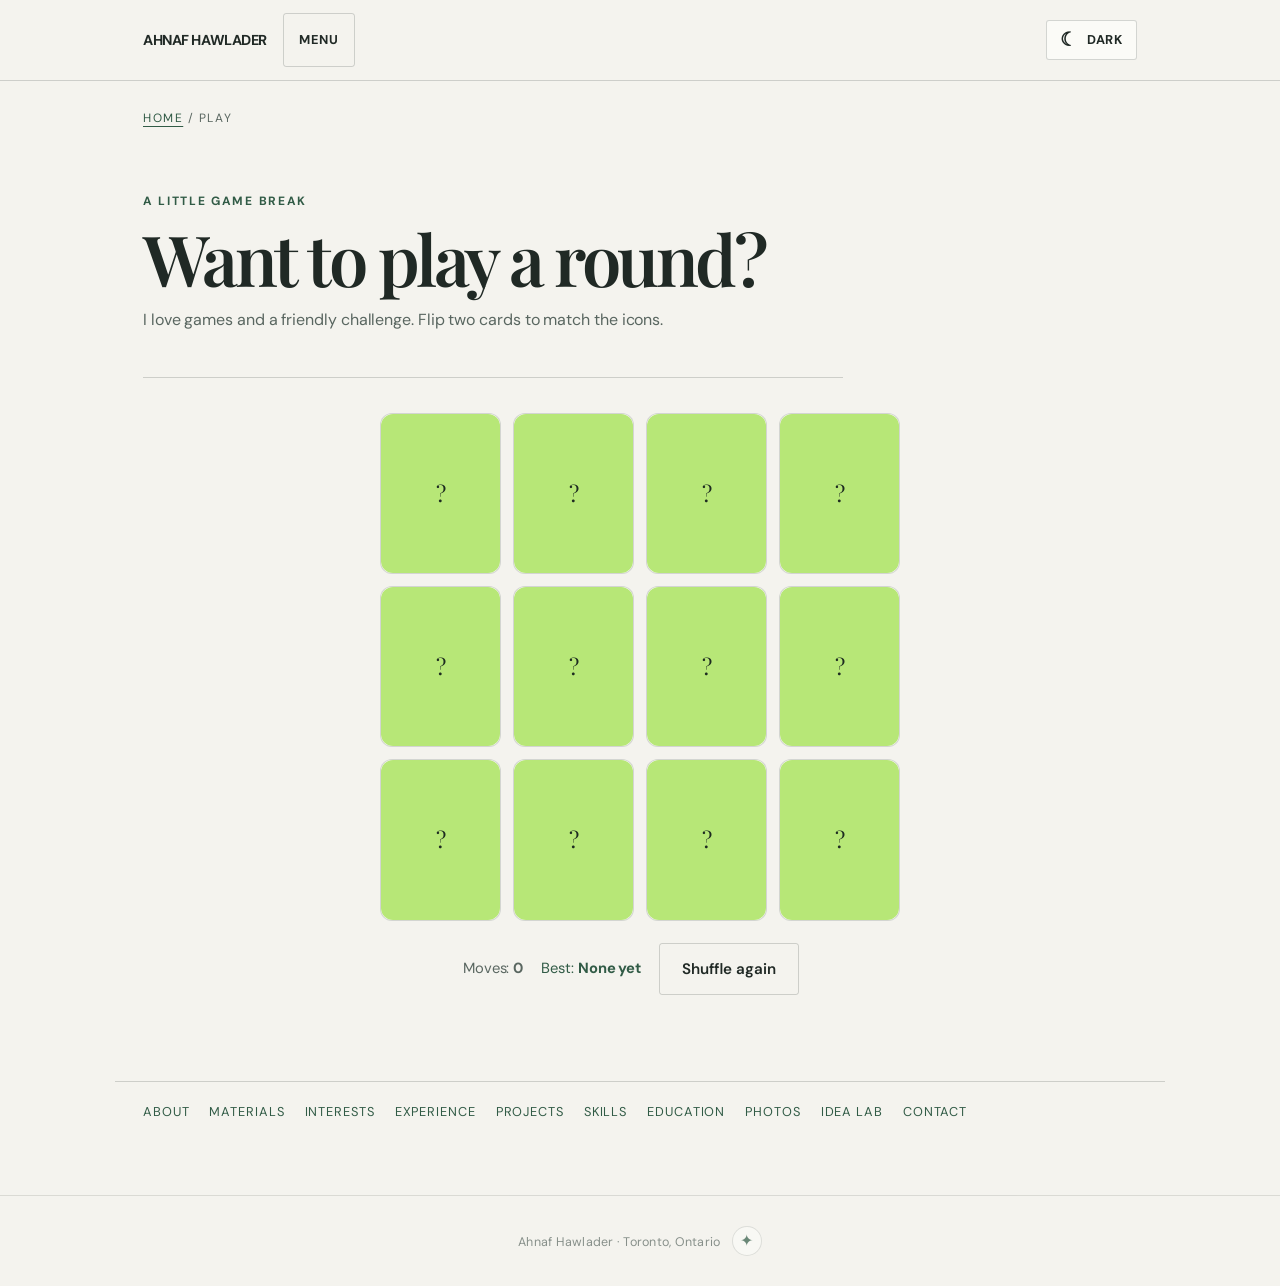
<file: play.html>
<!DOCTYPE html><html lang="en"><head><meta charset="UTF-8"><meta name="viewport" content="width=device-width, initial-scale=1, viewport-fit=cover">
<title>Play | Ahnaf Hawlader</title><meta name="description" content="Play of Ahnaf Hawlader.">
<script>
document.documentElement.classList.add('js-enabled');
try {
  var savedTheme = localStorage.getItem('ahnaf-mode');
  var preferredMode = window.matchMedia && window.matchMedia('(prefers-color-scheme: dark)').matches ? 'dark' : 'light';
  document.documentElement.setAttribute('data-theme', savedTheme === 'light' || savedTheme === 'dark' ? savedTheme : preferredMode);
} catch (e) {
  document.documentElement.setAttribute('data-theme', 'light');
}
</script><link rel="preconnect" href="https://fonts.googleapis.com">
<link rel="preconnect" href="https://fonts.gstatic.com" crossorigin>
<link href="https://fonts.googleapis.com/css2?family=DM+Sans:wght@400;500;600;700&amp;family=Inter:wght@400;500;600;700&amp;family=Nunito:wght@400;500;600;700;800&amp;family=Orbitron:wght@500;600;700&amp;family=Playfair+Display:wght@400;600;700&amp;family=Rye&amp;display=swap" rel="stylesheet"><style>
  :root {
    --bg: #FFF8FB; --bg-alt: #FFEAF2; --bg-panel: #FFFFFF;
    --cream: #352437; --cream-dim: #654B60;
    --marigold: #FFC2DA; --coral: #F39ABC; --teal: #E9B3D3;
    --pink-ink: #982F65; --blue-ink: #694470;
    --line: rgba(53,36,55,.16); --dot-color: rgba(243,154,188,.23);
    --nav-bg: rgba(255,248,251,.94); --pill-bg: rgba(53,36,55,.055);
    --subtle-fill: rgba(53,36,55,.05); --btn-ink: #3A2434;
    --btn-shadow: rgba(243,154,188,.32); --icon-bg: rgba(233,179,211,.26);
    --tag-bg: rgba(255,194,218,.32);
    --font-body: 'DM Sans', -apple-system, BlinkMacSystemFont, sans-serif;
    --font-display: 'Playfair Display', Georgia, serif; --display-weight: 600;
    --hero-glow: rgba(255,154,193,.31);
    --display-spacing: 0.005em;
    --radius-blob: 62% 38% 37% 63% / 58% 41% 59% 42%;
    box-sizing: border-box;
  }

  body { transition: background 0.25s ease, color 0.25s ease; }
  *, *::before, *::after { box-sizing: inherit; }
  html { scroll-behavior: smooth; scroll-padding-top: calc(72px + env(safe-area-inset-top, 0px)); }
  html, body { height: auto; }

  body {
    margin: 0;
    background: var(--bg);
    color: var(--cream);
    font-family: var(--font-body);
    line-height: 1.6;
    -webkit-font-smoothing: antialiased;
  }

  @media (prefers-reduced-motion: reduce) {
    * { animation-duration: 0.01ms !important; animation-iteration-count: 1 !important; transition-duration: 0.01ms !important; }
  }

  a { color: inherit; }

  h1, h2, h3 {
    font-family: var(--font-display);
    font-weight: var(--display-weight);
    margin: 0;
    line-height: 1.24;
    letter-spacing: var(--display-spacing);
  }

  .wrap {
    max-width: 1080px;
    margin: 0 auto;
    padding: 0 28px;
  }

  /* decorative dot texture */
  .dots {
    position: absolute;
    inset: 0;
    background-image: radial-gradient(circle, var(--dot-color) 1.4px, transparent 1.4px);
    background-size: 22px 22px;
    pointer-events: none;
  }

  /* ---------- NAV ---------- */
  header.nav {
    position: sticky;
    top: 0;
    z-index: 50;
    padding-top: env(safe-area-inset-top, 0px);
    background: var(--nav-bg);
    backdrop-filter: blur(10px);
    border-bottom: 1px solid var(--line);
  }
  .nav-inner {
    max-width: 1080px;
    margin: 0 auto;
    padding: 16px 28px;
  }
  .nav-links {
    display: flex;
    gap: 26px;
    list-style: none;
    margin: 0;
    padding: 0;
  }
  .nav-links a {
    text-decoration: none;
    font-size: 0.92rem;
    color: var(--cream-dim);
    transition: color 0.2s ease;
  }
  .nav-links a:hover, .nav-links a:focus-visible { color: var(--pink-ink); }
  .nav-links { display: none; }
  @media (min-width: 1240px) { .nav-links { display: flex; gap: 18px; } }
  .mobile-menu { position: relative; }
  .mobile-menu summary {
    cursor: pointer; list-style: none; min-height: 44px; display: flex; align-items: center;
    padding: 8px 15px; border-radius: 13px; border: 1px solid var(--line);
    background: var(--bg-panel); font-size: .94rem; font-weight: 800;
  }
  .mobile-menu summary::-webkit-details-marker { display: none; }
  .mobile-menu nav {
    position: absolute; top: calc(100% + 12px); left: 0;
    width: min(260px, calc(100vw - 24px)); max-height: min(70vh, 480px); overflow-y: auto;
    display: grid; gap: 3px; padding: 10px; background: var(--bg-panel);
    border: 1px solid var(--line); border-radius: 14px;
    box-shadow: 0 14px 35px rgba(0,0,0,.13);
  }
  .mobile-menu a { text-decoration: none; font-size: .95rem; font-weight: 700; padding: 10px; border-radius: 9px; }
  .mobile-menu a:hover { background: var(--pill-bg); color: var(--pink-ink); }
  @media (min-width: 1240px) { .mobile-menu { display: none; } }
  @media (max-width: 470px) {
    .nav-inner { padding: 10px 12px; }
    .nav-right { gap: 8px; }
    .mobile-menu summary { padding-inline: 10px; }
  }

  .nav-right {
    display: flex;
    align-items: center;
    justify-content: space-between;
    gap: 20px;
    width: 100%;
  }
  .theme-toggle {
    position: relative;
    width: 38px;
    height: 38px;
    border-radius: 10px;
    border: 1px solid var(--line);
    background: var(--pill-bg);
    color: var(--cream);
    display: flex;
    align-items: center;
    justify-content: center;
    cursor: pointer;
    padding: 0;
    transition: border-color 0.2s ease, color 0.2s ease;
  }
  .theme-toggle:hover { border-color: var(--teal); color: var(--blue-ink); }

  .theme-picker { display: flex; align-items: center; gap: 8px; flex-shrink: 0; }
  .swatch {
    width: 42px; height: 42px; flex-shrink: 0; padding: 0;
    display: grid; place-items: center; border: 2px solid var(--line);
    border-radius: 50%; color: #30251D; font-size: 1.1rem; cursor: pointer;
    background: linear-gradient(135deg, var(--sw-bg) 0 31%, var(--sw1) 32% 67%, var(--sw2) 68%);
    transition: transform .18s ease, border-color .18s ease, box-shadow .18s ease;
  }
  .swatch:hover { transform: translateY(-3px) scale(1.07); }
  .swatch.active { border-color: var(--pink-ink); box-shadow: 0 0 0 3px var(--bg-panel), 0 0 0 5px var(--pink-ink); }
  @media (max-width: 470px) {
    .theme-picker { gap: 7px; }
    .swatch { width: 36px; height: 36px; font-size: 1rem; }
  }
  @media (max-width: 350px) {
    .theme-picker { gap: 5px; }
    .swatch { width: 33px; height: 33px; }
  }

  /* A fresh welcome on every visit. */
  .intro-overlay { display: none; }
  .js-enabled .intro-overlay {
    position: fixed; inset: 0; z-index: 1000; display: grid; place-items: center;
    overflow: hidden; background: var(--bg); color: var(--cream); text-align: center;
    animation: intro-fade .7s ease 2.85s forwards;
  }
  .intro-overlay::before {
    content: ''; position: absolute; width: min(80vw, 600px); aspect-ratio: 1;
    border-radius: 50%; background: radial-gradient(circle, var(--hero-glow), transparent 68%);
  }
  .intro-stage { position: relative; z-index: 2; padding: 24px; animation: ninja-enter .8s cubic-bezier(.2,1.3,.45,1) both; }
  .intro-ninja { display: block; width: clamp(116px, 35vw, 168px); height: auto; margin: 0 auto 20px; filter: drop-shadow(0 14px 14px var(--btn-shadow)); }
  .intro-stage h2 { font-size: clamp(2.2rem, 8vw, 4rem); color: var(--pink-ink); }
  .intro-stage p { margin: 6px 0 0; color: var(--cream-dim); font-weight: 700; }
  .intro-skip {
    position: absolute; z-index: 4; right: max(20px, env(safe-area-inset-right));
    bottom: max(24px, env(safe-area-inset-bottom));
    padding: 9px 16px; border-radius: 999px; border: 1px solid var(--line);
    background: var(--bg-panel); color: var(--cream); font: 700 .9rem var(--font-body); cursor: pointer;
  }
  .intro-skip:hover { background: var(--tag-bg); }
  .intro-smoke {
    position: absolute; z-index: 3; left: 50%; top: 54%; width: min(44vw, 290px); aspect-ratio: 1;
    border-radius: 50%; pointer-events: none;
    background: radial-gradient(circle, var(--bg-panel) 5%, var(--marigold) 45%, transparent 72%);
    filter: blur(12px); opacity: 0; transform: translate(-50%, -50%) scale(.1);
    animation: smoke-poof 1.65s ease-out 1.35s both;
  }
  .intro-smoke:nth-of-type(2) { --smoke-x: -95%; --smoke-y: -30%; animation-delay: 1.47s; }
  .intro-smoke:nth-of-type(3) { --smoke-x: 85%; --smoke-y: -55%; animation-delay: 1.55s; }
  .intro-smoke:nth-of-type(4) { --smoke-x: -60%; --smoke-y: 55%; animation-delay: 1.62s; }
  .intro-smoke:nth-of-type(5) { --smoke-x: 65%; --smoke-y: 70%; animation-delay: 1.4s; }
  .intro-smoke:nth-of-type(6) { --smoke-x: 5%; --smoke-y: -105%; animation-delay: 1.7s; }
  @keyframes ninja-enter { from { opacity: 0; transform: translateY(-110px) rotate(-12deg) scale(.6); } to { opacity: 1; transform: none; } }
  @keyframes smoke-poof {
    20% { opacity: .86; }
    65% { opacity: .72; }
    to { opacity: 0; transform: translate(calc(-50% + var(--smoke-x, 0px)), calc(-50% + var(--smoke-y, -20%))) scale(2.4); }
  }
  @keyframes intro-fade { to { opacity: 0; visibility: hidden; pointer-events: none; } }
  .js-enabled .intro-overlay.dismissed { animation: none; opacity: 0; pointer-events: none; transition: opacity .25s ease; }
  @media (prefers-reduced-motion: reduce) {
    .js-enabled .intro-overlay { animation: intro-fade .01ms linear .5s forwards; }
    .intro-stage { animation: none; }
    .intro-smoke { display: none; }
  }

  /* ---------- HERO ---------- */
  .hero {
    position: relative;
    overflow: hidden;
    padding: 64px 0 80px;
    background: radial-gradient(circle at 78% 24%, var(--hero-glow), transparent 42%);
  }
  .hero::after {
    content: var(--hero-symbol, '✦'); position: absolute; top: 18px; right: 5%;
    color: var(--coral); opacity: .35; font-size: clamp(2.5rem, 5vw, 4.5rem);
    pointer-events: none; animation: bob 6s ease-in-out infinite;
  }
  .hero.theme-swap { animation: theme-flash .55s ease; }
  @keyframes theme-flash { from { filter: saturate(1.45) brightness(1.06); } to { filter: none; } }
  :root[data-theme="sakura"] { --hero-symbol: '✿'; }
  :root[data-theme="cyberpunk"] { --hero-symbol: '◇'; }
  :root[data-theme="western"] { --hero-symbol: '★'; }
  :root[data-theme="moonlit"] { --hero-symbol: '✿'; }
  :root[data-theme="cyberpunk"] .hero .dots {
    background-image: linear-gradient(rgba(49,231,245,.12) 1px, transparent 1px),
      linear-gradient(90deg, rgba(49,231,245,.12) 1px, transparent 1px);
    background-size: 32px 32px;
  }
  :root[data-theme="cyberpunk"] .hero h1 em { text-shadow: 0 0 20px var(--coral); }
  :root[data-theme="cyberpunk"] .btn-primary { box-shadow: 0 0 22px rgba(49,231,245,.28); }
  :root[data-theme="western"] .hero h1 em { text-shadow: 3px 3px 0 var(--marigold); }
  :root[data-theme="western"] .project-card:hover { box-shadow: 5px 5px 0 var(--marigold); }
  :root[data-theme="sakura"] .hero::after, :root[data-theme="moonlit"] .hero::after { opacity: .55; }
  .hero-grid {
    display: grid;
    grid-template-columns: 1fr;
    gap: 44px;
    align-items: center;
    position: relative;
    z-index: 2;
  }
  @media (min-width: 860px) {
    .hero-grid { grid-template-columns: 1.15fr 0.85fr; gap: 24px; }
  }
  .eyebrow-line {
    display: flex;
    align-items: center;
    gap: 10px;
    color: var(--pink-ink);
    font-size: 0.95rem;
    margin-bottom: 18px;
  }
  .eyebrow-line svg { flex-shrink: 0; }
  .hero h1 {
    font-size: clamp(2.5rem, 6vw, 4.1rem);
    line-height: 1.05;
    color: var(--cream);
  }
  .hero h1 em {
    font-style: italic;
    color: var(--pink-ink);
  }
  .hero-sub {
    margin-top: 20px;
    font-size: 1.15rem;
    color: var(--cream-dim);
    max-width: 46ch;
  }
  .hero-meta {
    margin-top: 26px;
    display: flex;
    flex-wrap: wrap;
    gap: 10px;
  }
  .pill {
    display: inline-flex;
    align-items: center;
    gap: 6px;
    padding: 7px 14px;
    border-radius: 999px;
    border: 1px solid var(--line);
    font-size: 0.85rem;
    color: var(--cream-dim);
    background: var(--pill-bg);
  }
  .hero-cta {
    margin-top: 34px;
    display: flex;
    flex-wrap: wrap;
    gap: 14px;
  }
  .btn {
    display: inline-flex;
    align-items: center;
    gap: 8px;
    padding: 13px 22px;
    border-radius: 12px;
    text-decoration: none;
    font-size: 0.95rem;
    font-weight: 600;
    transition: transform 0.18s ease, box-shadow 0.18s ease;
    border: 1px solid transparent;
  }
  .btn:hover { transform: translateY(-2px); }
  .btn-primary {
    background: var(--marigold);
    color: var(--btn-ink);
  }
  .btn-primary:hover { box-shadow: 0 10px 24px var(--btn-shadow); }
  .btn-ghost {
    border-color: var(--line);
    color: var(--cream);
  }
  .btn-ghost:hover { border-color: var(--teal); color: var(--blue-ink); }

  .photo-frame {
    position: relative;
    justify-self: center;
    width: min(340px, 78vw);
  }
  .blob-bg {
    position: absolute;
    inset: -18px;
    background: linear-gradient(135deg, var(--coral), var(--marigold));
    border-radius: var(--radius-blob);
    animation: morph 14s ease-in-out infinite;
    opacity: 0.9;
    z-index: 0;
  }
  .photo-frame img {
    position: relative;
    z-index: 1;
    width: 100%;
    display: block;
    object-fit: cover;
    aspect-ratio: 3/4;
    border-radius: var(--radius-blob);
    animation: morph 14s ease-in-out infinite;
    border: 4px solid var(--bg);
  }
  @keyframes morph {
    0%, 100% { border-radius: 62% 38% 37% 63% / 58% 41% 59% 42%; }
    33% { border-radius: 45% 55% 62% 38% / 40% 62% 38% 60%; }
    66% { border-radius: 55% 45% 40% 60% / 55% 35% 65% 45%; }
  }

  /* ---------- SECTION SHARED ---------- */
  section { position: relative; padding: 76px 0; }
  .section-alt { background: var(--bg-alt); }
  .kicker {
    color: var(--blue-ink);
    font-size: 0.95rem;
    margin-bottom: 10px;
    display: block;
  }
  .section-head {
    max-width: 640px;
    margin-bottom: 44px;
  }
  .section-head h2 {
    font-size: clamp(1.7rem, 3.4vw, 2.4rem);
    color: var(--cream);
  }
  .section-head p { color: var(--cream-dim); margin-top: 12px; font-size: 1.02rem; }
  /* ---------- ABOUT ---------- */
  .about-body {
    display: grid;
    grid-template-columns: 1fr;
    gap: 30px;
  }
  @media (min-width: 780px) {
    .about-body { grid-template-columns: 1.3fr 1fr; }
  }
  .about-body p {
    font-size: 1.08rem;
    color: var(--cream-dim);
    margin: 0 0 18px;
  }
  .about-body p:last-child { margin-bottom: 0; }
  .about-card {
    background: var(--bg-panel);
    border: 1px solid var(--line);
    border-radius: 20px;
    padding: 26px;
    align-self: start;
  }
  .about-card h3 {
    font-size: 1.05rem;
    color: var(--pink-ink);
    margin-bottom: 14px;
  }
  .about-card ul { margin: 0; padding-left: 18px; color: var(--cream-dim); font-size: 0.95rem; }
  .about-card li { margin-bottom: 8px; }
  .about-card li:last-child { margin-bottom: 0; }

  /* ---------- PROJECTS ---------- */
  .project-list {
    display: grid;
    gap: 20px;
    grid-template-columns: 1fr;
  }
  @media (min-width: 780px) {
    .project-list { grid-template-columns: repeat(3, 1fr); }
  }
  .project-card {
    background: var(--bg-panel);
    border: 1px solid var(--line);
    border-radius: 20px;
    padding: 28px 24px;
    display: flex;
    flex-direction: column;
    gap: 14px;
    transition: border-color 0.2s ease, transform 0.2s ease;
  }
  .project-card:hover { border-color: var(--teal); transform: translateY(-4px); }
  .project-icon {
    width: 42px; height: 42px;
    border-radius: 12px;
    display: flex; align-items: center; justify-content: center;
    background: var(--icon-bg);
    color: var(--blue-ink);
  }
  .project-card h3 { font-size: 1.15rem; color: var(--cream); }
  .project-meta { font-size: 0.82rem; color: var(--cream-dim); opacity: 0.85; }
  .project-card p { color: var(--cream-dim); font-size: 0.95rem; margin: 0; flex-grow: 1; }
  .tag-row { display: flex; flex-wrap: wrap; gap: 8px; margin-top: 4px; }
  .tag {
    font-size: 0.76rem;
    padding: 4px 10px;
    border-radius: 999px;
    background: var(--tag-bg);
    color: var(--pink-ink);
  }

  /* ---------- MATERIALS FOCUS ---------- */
  .dream-grid { display: grid; grid-template-columns: repeat(2, minmax(0, 1fr)); gap: 18px; }
  .dream-card {
    padding: 28px 24px; border-radius: 20px; border: 1px solid var(--line);
    background: var(--bg-panel); min-width: 0;
  }
  .dream-icon { display: block; font-size: 2rem; margin-bottom: 18px; }
  .dream-card h3 { font-size: 1.18rem; color: var(--pink-ink); }
  .dream-card p { color: var(--cream-dim); margin: 10px 0 0; font-size: .95rem; }
  @media (max-width: 720px) { .dream-grid { grid-template-columns: 1fr; } }

  /* ---------- TIMELINE ---------- */
  .timeline {
    position: relative;
    padding-left: 28px;
    border-left: 2px solid var(--line);
  }
  .t-item {
    position: relative;
    padding-bottom: 34px;
  }
  .t-item:last-child { padding-bottom: 0; }
  .t-item::before {
    content: "";
    position: absolute;
    left: -34px;
    top: 4px;
    width: 12px;
    height: 12px;
    border-radius: 50%;
    background: var(--coral);
    border: 3px solid var(--bg);
    box-shadow: 0 0 0 2px var(--coral);
  }
  #experience .section-head h2::after,
  #interests .section-head h2::after {
    display: inline-block; margin-left: .28em; color: var(--coral);
    font-family: var(--font-body); font-size: .55em; vertical-align: middle;
  }
  #experience .section-head h2::after { content: '✦'; }
  #interests .section-head h2::after { content: '♪'; color: var(--blue-ink); }
  #experience .section-head.revealed h2::after,
  #interests .section-head.revealed h2::after { animation: section-spark .75s ease-out both; }
  .t-item.revealed::before { animation: timeline-ping .8s ease-out; }
  .t-item:nth-child(even).revealed::before { animation-delay: .1s; }
  @keyframes section-spark {
    from { opacity: 0; transform: rotate(-25deg) scale(.45); }
    60% { opacity: 1; transform: rotate(12deg) scale(1.25); }
    to { opacity: 1; transform: rotate(0) scale(1); }
  }
  @keyframes timeline-ping {
    0% { transform: scale(.55); box-shadow: 0 0 0 2px var(--coral), 0 0 0 2px var(--tag-bg); }
    55% { transform: scale(1.13); box-shadow: 0 0 0 2px var(--coral), 0 0 0 11px transparent; }
    100% { transform: scale(1); box-shadow: 0 0 0 2px var(--coral), 0 0 0 11px transparent; }
  }
  .t-date { font-size: 0.82rem; color: var(--blue-ink); margin-bottom: 4px; }
  .t-item h3 { font-size: 1.08rem; color: var(--cream); margin-bottom: 2px; }
  .t-org { font-size: 0.92rem; color: var(--cream-dim); margin-bottom: 8px; display: block; }
  .t-item p { margin: 0; color: var(--cream-dim); font-size: 0.94rem; }
  .timeline-note {
    margin-top: 30px;
    font-size: 0.9rem;
    color: var(--cream-dim);
  }
  .timeline-note a { color: var(--blue-ink); text-decoration: underline; }
  .experience-bridge {
    margin-top: 34px; padding: 25px 28px; border: 1px solid var(--line);
    border-left: 4px solid var(--coral); border-radius: 16px; background: var(--bg-panel);
  }
  .experience-bridge h3 { font-size: 1.15rem; color: var(--pink-ink); }
  .experience-bridge p { margin: 9px 0 0; color: var(--cream-dim); }
  .experience-bridge a { color: var(--blue-ink); text-underline-offset: 3px; }

  /* ---------- SKILLS ---------- */
  .skills-grid {
    display: grid;
    grid-template-columns: 1fr;
    gap: 22px;
  }
  @media (min-width: 780px) {
    .skills-grid { grid-template-columns: repeat(3, 1fr); }
  }
  .skill-group {
    background: var(--bg-panel);
    border: 1px solid var(--line);
    border-radius: 20px;
    padding: 24px;
  }
  .skill-group h3 {
    font-size: 1rem;
    color: var(--blue-ink);
    margin-bottom: 16px;
  }
  .skill-pills { display: flex; flex-wrap: wrap; gap: 8px; }
  .skill-pill {
    font-size: 0.85rem;
    padding: 7px 13px;
    border-radius: 10px;
    background: var(--subtle-fill);
    border: 1px solid var(--line);
    color: var(--cream);
  }

  /* ---------- EDUCATION / HONORS ---------- */
  .edu-grid {
    display: grid;
    grid-template-columns: 1fr;
    gap: 24px;
  }
  @media (min-width: 780px) {
    .edu-grid { grid-template-columns: 1.4fr 1fr; }
  }
  .edu-card {
    background: var(--bg-panel);
    border: 1px solid var(--line);
    border-radius: 20px;
    padding: 26px;
    margin-bottom: 18px;
  }
  .edu-card:last-child { margin-bottom: 0; }
  .edu-card h3 { font-size: 1.1rem; color: var(--cream); }
  .edu-when { font-size: 0.85rem; color: var(--blue-ink); margin: 4px 0 10px; }
  .edu-card p { margin: 0; color: var(--cream-dim); font-size: 0.93rem; }
  .honor-list { list-style: none; margin: 0; padding: 0; }
  .honor-list li {
    display: flex; align-items: center; gap: 10px;
    padding: 10px 0;
    border-bottom: 1px solid var(--line);
    font-size: 0.93rem;
    color: var(--cream-dim);
  }
  .honor-list li:last-child { border-bottom: none; }
  .honor-list svg { flex-shrink: 0; color: var(--pink-ink); }

  /* ---------- CONTACT ---------- */
  .contact-panel {
    background: linear-gradient(135deg, var(--bg-panel), var(--bg-alt));
    border: 1px solid var(--line);
    border-radius: 26px;
    padding: 52px 40px;
    text-align: center;
    position: relative;
    overflow: hidden;
  }
  .contact-panel h2 { font-size: clamp(1.7rem, 4vw, 2.3rem); }
  .contact-panel p { color: var(--cream-dim); margin: 14px auto 30px; max-width: 46ch; }
  .contact-cta { display: flex; flex-wrap: wrap; justify-content: center; gap: 14px; }
  .resume-note {
    margin-top: 22px;
    font-size: 0.85rem;
    color: var(--cream-dim);
    opacity: 0.75;
  }

  footer {
    padding: 30px 0 calc(30px + env(safe-area-inset-bottom, 0px));
    text-align: center;
    font-size: 0.82rem;
    color: var(--cream-dim);
    opacity: 0.7;
  }

  /* ---------- MATCH GAME ---------- */
  .match-wrap { display: flex; flex-direction: column; align-items: center; gap: 22px; }
  .match-board {
    display: grid;
    grid-template-columns: repeat(4, 1fr);
    gap: 12px;
    max-width: 520px;
    width: 100%;
  }
  @media (min-width: 620px) { .match-board { grid-template-columns: repeat(4, 1fr); } }
  .match-card {
    position: relative;
    aspect-ratio: 3/4;
    border-radius: 12px;
    border: 1px solid var(--line);
    background: var(--bg-panel);
    cursor: pointer;
    padding: 0;
    perspective: 600px;
  }
  .match-face {
    position: absolute; inset: 0;
    display: flex; align-items: center; justify-content: center;
    border-radius: 12px;
    backface-visibility: hidden;
    transition: transform 0.4s ease;
    font-family: var(--font-display);
    font-size: 0.95rem;
    text-align: center;
    padding: 6px;
  }
  .match-front { background: linear-gradient(135deg, var(--coral), var(--marigold)); color: var(--btn-ink); font-size: 1.4rem; transform: rotateY(0deg); }
  .match-back { background: var(--pill-bg); color: var(--cream); border: 1px solid var(--line); transform: rotateY(180deg); }
  .match-card.flipped .match-front, .match-card.done .match-front { transform: rotateY(-180deg); }
  .match-card.flipped .match-back, .match-card.done .match-back { transform: rotateY(0deg); }
  .match-card.done { opacity: 0.55; cursor: default; }
  .match-hud { display: flex; align-items: center; gap: 18px; flex-wrap: wrap; justify-content: center; color: var(--cream-dim); font-size: 0.92rem; }
  .match-status { color: var(--pink-ink); font-weight: 600; }
  .match-best { color: var(--blue-ink); }
  .sparkle-button {
    border: 1px solid var(--line); border-radius: 999px; padding: 9px 15px;
    background: var(--bg-panel); color: var(--pink-ink); cursor: pointer;
    font: inherit; font-size: .86rem; font-weight: 600;
    transition: transform .2s ease, box-shadow .2s ease;
  }
  .sparkle-button:hover { transform: translateY(-3px) rotate(-2deg); box-shadow: 0 9px 22px var(--btn-shadow); }
  .curiosity-corner { text-align: center; margin-top: 26px; }
  .curiosity-note { color: var(--cream-dim); min-height: 1.6em; margin: 12px 0 0; font-size: .92rem; }
  .secret-button {
    display: inline-grid; place-items: center; margin-left: 8px; width: 30px; height: 30px;
    border: 1px solid var(--line); border-radius: 50%; background: var(--bg-panel);
    color: var(--pink-ink); cursor: pointer; font-size: 1rem;
    transition: transform .25s ease, background .25s ease;
  }
  .secret-button:hover { transform: rotate(30deg) scale(1.12); background: var(--tag-bg); }
  .secret-message { display: block; min-height: 1.5em; margin-top: 8px; color: var(--pink-ink); font-weight: 600; opacity: 1; }
  .secret-message[hidden] { display: none; }
  /* ---------- IDEA LAB ---------- */
  .lab-shell {
    display: grid; grid-template-columns: minmax(0, 1fr) minmax(0, 1fr);
    gap: 26px; padding: 30px; border: 1px solid var(--line);
    border-radius: 26px; background: var(--bg-panel);
    box-shadow: 0 18px 50px rgba(51,50,74,.06);
  }
  .lab-controls { display: grid; gap: 20px; align-content: center; }
  .lab-choice-title { display: block; margin-bottom: 10px; font-weight: 700; color: var(--cream); }
  .lab-options { display: flex; flex-wrap: wrap; gap: 9px; }
  .lab-option {
    padding: 9px 13px; border: 1px solid var(--line); border-radius: 999px;
    background: var(--pill-bg); color: var(--cream); font: inherit;
    cursor: pointer; transition: transform .2s ease, background .2s ease, border-color .2s ease;
  }
  .lab-option:hover { transform: translateY(-3px); border-color: var(--teal); }
  .lab-option[aria-pressed="true"] { background: var(--tag-bg); border-color: var(--pink-ink); color: var(--pink-ink); font-weight: 700; }
  .lab-result {
    min-height: 265px; display: flex; flex-direction: column; justify-content: center;
    position: relative; overflow: hidden; padding: 30px; border-radius: 21px;
    background: linear-gradient(145deg, var(--tag-bg), var(--icon-bg), var(--bg-alt));
    border: 1px solid var(--line);
  }
  .lab-result::before, .lab-result::after {
    content: ''; position: absolute; border: 2px solid var(--line); border-radius: 50%; pointer-events: none;
  }
  .lab-result::before { width: 180px; height: 180px; right: -55px; top: -80px; }
  .lab-result::after { width: 90px; height: 90px; right: 45px; bottom: -42px; }
  .lab-result > * { position: relative; z-index: 1; }
  .lab-label { font-size: .75rem; text-transform: uppercase; letter-spacing: .13em; color: var(--blue-ink); font-weight: 700; }
  .lab-result h3 { margin: 12px 0; font-size: clamp(1.45rem, 3vw, 2rem); line-height: 1.15; }
  .lab-result p { margin: 0; color: var(--cream-dim); max-width: 46ch; }
  .lab-result.swap > * { animation: lab-appear .35s ease both; }
  .lab-footnote { margin: 16px 0 0; color: var(--cream-dim); font-size: .85rem; }
  @keyframes lab-appear { from { opacity: 0; transform: translateY(8px); } to { opacity: 1; transform: translateY(0); } }
  @media (max-width: 720px) { .lab-shell { grid-template-columns: 1fr; padding: 18px; } .lab-result { min-height: 225px; } }
  .confetti-piece {
    position: fixed; z-index: 100; top: -24px; left: var(--x); pointer-events: none;
    font-size: 20px; animation: confetti-fall var(--duration) ease-in forwards;
  }
  @keyframes confetti-fall { to { transform: translate(var(--drift), 105vh) rotate(550deg); opacity: 0; } }

  /* ---------- SMALL INTERACTIONS ---------- */
  .scroll-progress {
    position: absolute; bottom: -1px; left: 0; height: 3px; width: 100%;
    background: linear-gradient(90deg, var(--coral), var(--teal));
    transform: scaleX(0); transform-origin: left; pointer-events: none;
  }
  .hero-copy { animation: arrive 0.8s ease both; }
  .photo-frame { animation: arrive 0.9s 0.12s ease both, float 6s 1s ease-in-out infinite; }
  .hero-orbit {
    position: absolute; z-index: 2; width: 44px; height: 44px; border-radius: 14px;
    display: grid; place-items: center; background: var(--bg-panel);
    border: 1px solid var(--line); box-shadow: 0 12px 28px rgba(51,50,74,.12);
    font-size: 1.35rem; pointer-events: none;
  }
  .hero-orbit.one { top: -10px; right: -18px; animation: bob 5s ease-in-out infinite; }
  .hero-orbit.two { bottom: 34px; left: -28px; animation: bob 5s 1.5s ease-in-out infinite; }
  .feature-banner {
    margin: 0; position: relative; overflow: hidden; background: var(--bg-alt);
    border-block: 1px solid var(--line);
  }
  .feature-banner img {
    width: 100%; height: clamp(220px, 25vw, 370px); display: block;
    object-fit: cover; object-position: 65% center;
    transition: transform .8s ease;
  }
  .feature-banner:hover img { transform: scale(1.025); }
  .feature-banner figcaption {
    position: absolute; left: max(24px, calc((100vw - 1024px)/2)); bottom: 20px;
    padding: 9px 14px; border-radius: 10px; color: #33324A;
    background: rgba(255,255,255,.92); font-size: .85rem; font-weight: 600;
    box-shadow: 0 6px 25px rgba(0,0,0,.12);
  }
  .interest-grid { display: grid; grid-template-columns: repeat(3, 1fr); gap: 18px; }
  .interest-card {
    position: relative; overflow: hidden; padding: 28px 24px;
    background: var(--bg-panel); border: 1px solid var(--line); border-radius: 20px;
    transition: transform .25s ease, box-shadow .25s ease, border-color .25s ease;
  }
  .interest-card::after {
    content: ''; position: absolute; width: 120px; height: 120px; right: -55px; top: -55px;
    border-radius: 50%; background: var(--tag-bg); transition: transform .4s ease;
  }
  .interest-card:hover { transform: translateY(-6px) rotate(-.5deg); border-color: var(--teal); box-shadow: 0 16px 30px rgba(51,50,74,.09); }
  .interest-card:hover::after { transform: scale(1.5); }
  .interest-icon { display: block; font-size: 2rem; margin-bottom: 18px; transition: transform .3s ease; }
  .interest-card.revealed:nth-child(1) .interest-icon { animation: music-sway .7s ease-out .1s; }
  .interest-card.revealed:nth-child(2) .interest-icon { animation: ball-bounce .8s ease-out .16s; }
  .interest-card.revealed:nth-child(3) .interest-icon { animation: spark-turn .75s ease-out .22s; }
  @keyframes music-sway {
    0% { transform: rotate(-13deg) scale(.8); }
    55% { transform: rotate(10deg) scale(1.12); }
    100% { transform: none; }
  }
  @keyframes ball-bounce {
    0% { transform: translateY(-13px) scale(.88); }
    45% { transform: translateY(3px) scale(1.06,.94); }
    70% { transform: translateY(-5px); }
    100% { transform: none; }
  }
  @keyframes spark-turn {
    0% { transform: rotate(-20deg) scale(.7); opacity: .5; }
    65% { transform: rotate(12deg) scale(1.16); opacity: 1; }
    100% { transform: none; opacity: 1; }
  }
  .interest-card:hover .interest-icon { transform: rotate(-12deg) scale(1.15); }
  .interest-card h3 { font-size: 1.18rem; }
  .interest-card p { color: var(--cream-dim); margin: 10px 0 0; font-size: .95rem; }
  .photo-story { margin-top: 56px; }
  .photo-story h3 { font-size: clamp(1.45rem, 3vw, 2rem); }
  .photo-story p { margin: 8px 0 22px; color: var(--cream-dim); }
  .photo-gallery { display: grid; grid-template-columns: 1.25fr .85fr; gap: 18px; }
  .gallery-shot {
    position: relative; margin: 0; aspect-ratio: 1.42; overflow: hidden;
    border: 1px solid var(--line); border-radius: 22px;
    background: var(--bg-panel);
  }
  .gallery-shot.portrait { aspect-ratio: .96; }
  .gallery-shot::after {
    content: ''; position: absolute; inset: 48% 0 0;
    background: linear-gradient(transparent, rgba(15,18,32,.7)); pointer-events: none;
  }
  .gallery-shot img {
    display: block; width: 100%; height: 100%; object-fit: cover;
    transition: transform .45s ease;
  }
  .gallery-open { width: 100%; height: 100%; display: block; border: 0; padding: 0; background: transparent; cursor: zoom-in; }
  .gallery-open:focus-visible { outline: 3px solid var(--marigold); outline-offset: -5px; }
  .gallery-shot figcaption { pointer-events: none; }
  .photo-dialog {
    width: min(92vw, 1000px); max-height: 90vh; padding: 12px; border: 1px solid var(--line);
    border-radius: 18px; background: var(--bg-panel); color: var(--cream);
    box-shadow: 0 24px 60px rgba(0,0,0,.35);
  }
  .photo-dialog::backdrop { background: rgba(9,11,28,.84); backdrop-filter: blur(5px); }
  .photo-dialog img { display: block; width: 100%; max-height: 76vh; object-fit: contain; border-radius: 10px; }
  .photo-dialog p { margin: 10px 6px 2px; text-align: center; }
  .photo-close {
    position: absolute; top: 18px; right: 18px; z-index: 2; border: 0; border-radius: 999px;
    padding: 8px 14px; background: var(--bg-panel); color: var(--cream);
    font: inherit; font-weight: 800; cursor: pointer; box-shadow: 0 3px 14px rgba(0,0,0,.22);
  }
  .back-to-top {
    position: fixed; z-index: 45; right: max(18px, env(safe-area-inset-right));
    bottom: calc(18px + env(safe-area-inset-bottom, 0px));
    width: 50px; height: 50px; border: 0; border-radius: 50%;
    background: conic-gradient(var(--pink-ink) var(--scroll-turn, 0deg), var(--line) 0);
    color: var(--cream); font: 800 1.45rem var(--font-body); cursor: pointer;
    opacity: 0; transform: translateY(15px); pointer-events: none;
    transition: opacity .25s ease, transform .25s ease;
  }
  .back-to-top::before { content: ''; position: absolute; inset: 4px; border-radius: 50%; background: var(--bg-panel); }
  .back-to-top span { position: relative; }
  .back-to-top.visible { opacity: 1; transform: translateY(0); pointer-events: auto; }
  .back-to-top:hover { transform: translateY(-4px); }
  .gallery-shot.wide img { object-position: center 47%; }
  .gallery-shot.portrait img { object-position: center 42%; }
  .gallery-shot:hover img { transform: scale(1.035); }
  .gallery-shot figcaption {
    position: absolute; z-index: 1; left: 20px; bottom: 16px;
    color: #FFFFFF; font-weight: 800; font-size: 1rem;
    text-shadow: 0 1px 8px rgba(0,0,0,.5);
  }
  .reveal-ready { opacity: 0; transform: translateY(18px); }
  .reveal-ready.revealed { opacity: 1; transform: translateY(0); transition: opacity .65s ease, transform .65s ease; }
  .match-card.done { animation: match-pop .4s ease; }
  .match-status.celebrate { animation: match-pop .5s ease; }
  @keyframes arrive { from { opacity: 0; transform: translateY(18px); } to { opacity: 1; transform: translateY(0); } }
  @keyframes float { 0%, 100% { translate: 0 0; } 50% { translate: 0 -8px; } }
  @keyframes bob { 0%, 100% { transform: rotate(-8deg) translateY(0); } 50% { transform: rotate(8deg) translateY(-10px); } }
  @keyframes match-pop { 50% { transform: scale(1.08); } }
  @media (max-width: 720px) {
    .wrap { padding-inline: 20px; }
    section { padding-block: 58px; }
    .section-head { margin-bottom: 30px; }
    .hero { padding-block: 48px 64px; }
    .hero-grid { gap: 36px; }
    .hero h1 { font-size: clamp(2.25rem, 8vw, 3.2rem); line-height: 1.12; }
    .hero-sub { font-size: 1.04rem; }
    .photo-frame { width: min(300px, 75vw); }
    .contact-panel { padding: 36px 22px; }
    .contact-cta { flex-direction: column; align-items: stretch; }
    .contact-cta .btn { min-width: 0; justify-content: center; overflow-wrap: anywhere; text-align: center; }
    .match-board { gap: 8px; }
    .match-face { font-size: .83rem; overflow-wrap: anywhere; }
    .interest-grid { grid-template-columns: 1fr; }
    .photo-story { margin-top: 42px; }
    .photo-gallery { grid-template-columns: 1fr; gap: 16px; }
    .gallery-shot.wide { aspect-ratio: 1.5; }
    .gallery-shot.portrait { aspect-ratio: .85; }
    .feature-banner img { object-position: 78% center; }
    .feature-banner figcaption { left: 16px; bottom: 14px; font-size: .76rem; }
    .hero-orbit.one { right: -8px; }
    .hero-orbit.two { left: -8px; }
  }
  @media (max-width: 400px) {
    .wrap { padding-inline: 16px; }
    .hero-cta { flex-direction: column; align-items: stretch; }
    .hero-cta .btn { justify-content: center; }
    .match-board { gap: 6px; }
    .match-face { font-size: .75rem; padding: 3px; }
    .match-hud { gap: 10px; }
    .lab-option { padding: 8px 11px; }
  }
  @media (prefers-reduced-motion: reduce) {
    html { scroll-behavior: auto; }
    .photo-frame, .hero-copy, .hero-orbit, .hero::after { animation: none !important; }
    .reveal-ready { opacity: 1; transform: none; }
    .feature-banner:hover img, .interest-card:hover, .interest-card:hover .interest-icon, .gallery-shot:hover img { transform: none; }
    .confetti-piece { animation: none; display: none; }
    .lab-result.swap > * { animation: none; }
  }

  ::selection { background: var(--marigold); color: var(--btn-ink); }

  :focus-visible {
    outline: 2px solid var(--teal);
    outline-offset: 3px;
  }

/* A calmer layout; original palette and font variables above are unchanged. */
header.nav.page-nav .nav-inner { display:flex; align-items:center; gap:16px; max-width:1050px; }
.page-nav .nav-right { flex:1; min-width:0; justify-content:flex-end; }
.page-nav .mobile-menu { display:block; margin-right:auto; }
.page-nav .nav-links { display:none!important; }
.site-brand { color:var(--cream); text-decoration:none; font:var(--display-weight) 1.15rem var(--font-display); white-space:nowrap; }
.site-brand:hover { color:var(--pink-ink); }
.simple-page main > section { min-height:calc(100svh - 180px); background:var(--bg); }
.simple-page .wrap { max-width:900px; }
.simple-page .section-head { max-width:700px; }
.simple-page .dots { display:none; }
.simple-page .project-list { grid-template-columns:1fr; gap:14px; }
.simple-page .project-card { gap:8px; }
.simple-page .project-card:hover { transform:none; }
.simple-page .dream-card,.simple-page .project-card,.simple-page .interest-card,
.simple-page .skill-group,.simple-page .edu-card,.simple-page .experience-bridge,
.simple-page .about-card { border-radius:12px; box-shadow:none; }
.simple-page .interest-card:hover .interest-icon { transform:none; }
.simple-page .gallery-shot { border-radius:12px; }
.simple-page .gallery-shot:hover img { transform:none; }
.simple-page .photo-story { margin-top:0; }
.simple-page .photo-gallery { grid-template-columns:repeat(2,minmax(0,1fr)); }
.simple-page .photo-gallery .gallery-shot { aspect-ratio:1.4; }
.simple-page .photo-gallery .gallery-shot.portrait { aspect-ratio:1.4; }
.page-intro { max-width:900px; margin:0 auto; padding:42px 28px 0; color:var(--cream-dim); font-size:.9rem; }
.page-intro a { color:var(--blue-ink); }
.page-links { max-width:900px; margin:0 auto; padding:12px 28px 72px; display:flex; flex-wrap:wrap; gap:8px 18px; }
.page-links a { color:var(--blue-ink); font-size:.88rem; text-underline-offset:3px; }
.home-page .home-landing { min-height:calc(100svh - 60px); display:grid; place-items:center; position:relative; padding:86px 22px 65px; text-align:center; background:var(--bg); }
.home-page .theme-picker { position:absolute; top:22px; right:24px; }
.home-center { width:100%; max-width:760px; }
.home-center h1 { margin:0; color:var(--cream); font-family:var(--font-display); font-weight:var(--display-weight); letter-spacing:var(--display-spacing); font-size:clamp(2.45rem,6vw,3.5rem); line-height:1.18; }
.home-sub { margin:12px auto 0; color:var(--cream-dim); font-size:clamp(1rem,2vw,1.12rem); font-style:italic; }
.home-social { display:flex; justify-content:center; gap:18px; margin:26px 0 18px; }
.home-social a { display:grid; place-items:center; width:30px; height:30px; color:var(--cream); }
.home-social a:hover { color:var(--pink-ink); }
.home-social svg { width:26px; height:26px; fill:none; stroke:currentColor; stroke-width:1.9; stroke-linecap:round; stroke-linejoin:round; }
.home-links { display:grid; justify-items:center; gap:4px; }
.home-links a { display:block; padding:4px 12px; color:var(--cream); text-decoration:none; font-size:1.25rem; letter-spacing:.035em; }
.home-links a:hover { color:var(--pink-ink); text-decoration:underline; text-underline-offset:5px; }
.home-more { margin:19px auto 0; width:min(100%,480px); color:var(--cream-dim); }
.home-more summary { cursor:pointer; display:inline-block; list-style:none; padding:4px 12px; border-bottom:1px solid var(--line); }
.home-more summary::-webkit-details-marker { display:none; }
.home-more nav { display:flex; flex-wrap:wrap; justify-content:center; gap:4px 13px; margin-top:10px; }
.home-more a { color:var(--blue-ink); font-size:.88rem; }
.home-note { margin:30px 0 0; color:var(--cream-dim); font-size:.84rem; }
.home-page footer { min-height:60px; }
@media (max-width:720px) {
 .simple-page .photo-gallery { grid-template-columns:1fr; }
 .page-intro { padding:24px 20px 0; }
 .page-links { padding:12px 20px 55px; }
}
@media (max-width:510px) {
 .page-nav .nav-inner { gap:8px; padding:10px 12px; }
 .site-brand { font-size:.9rem; width:88px; white-space:normal; line-height:1.12; }
 .page-nav .nav-right { gap:8px; }
 .home-page .theme-picker { top:18px; right:18px; }
 .home-center h1 { font-size:2.35rem; }
 .home-links a { font-size:1.1rem; }
}
</style><link rel="stylesheet" href="minimal.css"></head><body class="simple-page"><header class="nav page-nav"><div class="scroll-progress" id="scrollProgress" aria-hidden="true"></div><div class="nav-inner">
<a class="site-brand" href="index.html">Ahnaf Hawlader</a><div class="nav-right"><details class="mobile-menu"><summary>Menu</summary><nav aria-label="Site pages"><a href="about.html">About</a><a href="materials.html">Materials</a><a href="interests.html">Interests</a><a href="experience.html">Experience</a><a href="projects.html">Projects</a><a href="skills.html">Skills</a><a href="education.html">Education</a><a href="photos.html">Photos</a><a href="idea-lab.html">Idea Lab</a><a href="play.html">Play</a><a href="contact.html">Contact</a></nav></details><div class="theme-picker"><button class="mode-toggle" type="button" aria-label="Switch colour mode" aria-pressed="false"><span class="mode-icon" aria-hidden="true">◐</span><span class="mode-word">Dark</span></button></div></div></div></header><main id="top"><p class="page-intro"><a href="index.html">Home</a> / Play</p>  <section id="play">
    <div class="wrap">
      <div class="section-head">
        <span class="kicker">A little game break</span>
        <h2>Want to play a round?</h2>
        <p>I love games and a friendly challenge. Flip two cards to match the icons.</p>
      </div>
      <div class="match-wrap">
        <div class="match-board" id="matchBoard" aria-label="Engineering memory game cards"></div>
        <div class="match-hud">
          <span>Moves: <strong id="matchMoves">0</strong></span>
          <span class="match-best">Best: <strong id="matchBest">None yet</strong></span>
          <button class="btn btn-ghost" id="matchReset" type="button">Shuffle again</button>
          <span class="match-status" id="matchStatus" role="status" aria-live="polite"></span>
        </div>
      </div>
    </div>
  </section></main><nav class="page-links" aria-label="Other pages"><a href="about.html">About</a><a href="materials.html">Materials</a><a href="interests.html">Interests</a><a href="experience.html">Experience</a><a href="projects.html">Projects</a><a href="skills.html">Skills</a><a href="education.html">Education</a><a href="photos.html">Photos</a><a href="idea-lab.html">Idea Lab</a><a href="contact.html">Contact</a></nav><dialog class="photo-dialog" id="photoDialog" aria-label="Enlarged campus photo">
  <button class="photo-close" id="photoClose" type="button" aria-label="Close photo">Close ✕</button>
  <img id="photoDialogImage" alt="">
  <p id="photoDialogCaption"></p>
</dialog>
<button class="back-to-top" id="backToTop" type="button" aria-label="Back to top" title="Back to top"><span>↑</span></button>

<footer>
  Ahnaf Hawlader · Toronto, Ontario <button class="secret-button" id="secretButton" type="button" aria-label="Reveal a secret" aria-expanded="false" aria-controls="secretMessage">✦</button>
  <span class="secret-message" id="secretMessage" hidden>Avram was here! Official little-brother quality control 🏀✨</span>
</footer>

<script>
(function () {
  var intro = document.getElementById('introOverlay');
  if (intro) {
    var reducedIntro = window.matchMedia && window.matchMedia('(prefers-reduced-motion: reduce)').matches;
    var introSkip = document.getElementById('introSkip');
    introSkip.focus({ preventScroll: true });
    var introTimer = window.setTimeout(function () { intro.remove(); }, reducedIntro ? 650 : 3700);
    introSkip.addEventListener('click', function () {
      window.clearTimeout(introTimer);
      intro.classList.add('dismissed');
      window.setTimeout(function () { intro.remove(); }, reducedIntro ? 0 : 260);
    });
  }
  var root = document.documentElement;
  window.addEventListener('DOMContentLoaded', function () {
    var mobileMenu = document.querySelector('.mobile-menu');
    if (mobileMenu) mobileMenu.querySelectorAll('a').forEach(function (link) {
      link.addEventListener('click', function () { mobileMenu.open = false; });
    });
    function updateModeButton() {
      var dark = root.getAttribute('data-theme') === 'dark';
      document.querySelectorAll('.mode-toggle').forEach(function (button) {
        button.setAttribute('aria-pressed', String(dark));
        button.setAttribute('aria-label', dark ? 'Switch to light mode' : 'Switch to dark mode');
        button.setAttribute('title', dark ? 'Light mode' : 'Dark mode');
        var icon = button.querySelector('.mode-icon');
        var word = button.querySelector('.mode-word');
        if (icon) icon.textContent = dark ? '☀' : '☾';
        if (word) word.textContent = dark ? 'Light' : 'Dark';
      });
    }
    updateModeButton();
    document.querySelectorAll('.mode-toggle').forEach(function (button) {
      button.addEventListener('click', function () {
        var next = root.getAttribute('data-theme') === 'dark' ? 'light' : 'dark';
        root.setAttribute('data-theme', next);
        try { localStorage.setItem('ahnaf-mode', next); } catch (e) { /* local preferences unavailable */ }
        updateModeButton();
      });
    });
    var progress = document.getElementById('scrollProgress');
    var backToTop = document.getElementById('backToTop');
    var updateProgress = function () {
      var max = document.documentElement.scrollHeight - window.innerHeight;
      var fraction = max > 0 ? Math.max(0, Math.min(1, window.scrollY / max)) : 0;
      if (progress) progress.style.transform = 'scaleX(' + fraction + ')';
      if (backToTop) {
        backToTop.style.setProperty('--scroll-turn', (fraction * 360) + 'deg');
        backToTop.classList.toggle('visible', window.scrollY > 500);
      }
    };
    window.addEventListener('scroll', updateProgress, { passive: true });
    window.addEventListener('resize', updateProgress);
    updateProgress();
    if (backToTop) backToTop.addEventListener('click', function () {
      var reduced = window.matchMedia && window.matchMedia('(prefers-reduced-motion: reduce)').matches;
      window.scrollTo({ top: 0, behavior: reduced ? 'auto' : 'smooth' });
    });

    var photoDialog = document.getElementById('photoDialog');
    var photoDialogImage = document.getElementById('photoDialogImage');
    var photoDialogCaption = document.getElementById('photoDialogCaption');
    var lastPhotoButton = null;
    document.querySelectorAll('.gallery-open').forEach(function (button) {
      button.addEventListener('click', function () {
        var figure = button.closest('figure');
        var photo = button.querySelector('img');
        if (!photoDialog || !photo) return;
        lastPhotoButton = button;
        photoDialogImage.src = photo.src;
        photoDialogImage.alt = photo.alt;
        photoDialogCaption.textContent = figure.querySelector('figcaption').textContent;
        photoDialog.showModal();
      });
    });
    var photoClose = document.getElementById('photoClose');
    if (photoClose) photoClose.addEventListener('click', function () { photoDialog.close(); });
    if (photoDialog) {
      photoDialog.addEventListener('click', function (event) {
        if (event.target === photoDialog) photoDialog.close();
      });
      photoDialog.addEventListener('close', function () {
        photoDialogImage.removeAttribute('src');
        if (lastPhotoButton) lastPhotoButton.focus();
      });
    }

    var reduceMotion = window.matchMedia && window.matchMedia('(prefers-reduced-motion: reduce)').matches;
    var revealTargets = document.querySelectorAll('.section-head, .about-card, .dream-card, .project-card, .t-item, .skill-group, .edu-card, .interest-card, .gallery-shot, .contact-panel');
    if (!reduceMotion && 'IntersectionObserver' in window) {
      revealTargets.forEach(function (el) { el.classList.add('reveal-ready'); });
      var io = new IntersectionObserver(function (entries) {
        entries.forEach(function (entry) {
          if (entry.isIntersecting) {
            entry.target.classList.add('revealed');
            io.unobserve(entry.target);
          }
        });
      }, { threshold: 0.08, rootMargin: '0px 0px 30px 0px' });
      revealTargets.forEach(function (el) { io.observe(el); });
    }
  });
})();
</script><script>
(function () {
  var TERMS = [
    { name: 'Bridge', icon: '🌉' },
    { name: 'Gear', icon: '⚙️' },
    { name: 'Circuit', icon: '🔌' },
    { name: 'Robot', icon: '🤖' },
    { name: 'Rocket', icon: '🚀' },
    { name: 'Lightbulb', icon: '💡' }
  ];
  var board = document.getElementById('matchBoard');
  var movesEl = document.getElementById('matchMoves');
  var bestEl = document.getElementById('matchBest');
  var statusEl = document.getElementById('matchStatus');
  var resetBtn = document.getElementById('matchReset');
  if (!board) return;

  var first = null, second = null, lock = false, moves = 0, matched = 0, turnTimer = null;
  var best = null;
  try {
    var savedBest = Number(localStorage.getItem('ahnaf-match-best'));
    if (savedBest > 0) best = savedBest;
  } catch (e) { /* storage can be unavailable */ }
  if (bestEl) bestEl.textContent = best === null ? 'None yet' : String(best);

  function shuffle(arr) {
    for (var i = arr.length - 1; i > 0; i--) {
      var j = Math.floor(Math.random() * (i + 1));
      var t = arr[i]; arr[i] = arr[j]; arr[j] = t;
    }
    return arr;
  }

  function buildBoard() {
    if (turnTimer) clearTimeout(turnTimer);
    board.innerHTML = '';
    first = null; second = null; lock = false; moves = 0; matched = 0;
    movesEl.textContent = '0';
    statusEl.textContent = '';
    statusEl.classList.remove('celebrate');
    var deck = shuffle(TERMS.concat(TERMS));
    deck.forEach(function (card) {
      var el = document.createElement('button');
      el.type = 'button';
      el.className = 'match-card';
      el.setAttribute('data-term', card.name);
      el.setAttribute('aria-label', 'Face down card');
      el.innerHTML = '<span class="match-face match-front" aria-hidden="true">?</span><span class="match-face match-back" aria-hidden="true"><span>' + card.icon + '<br>' + card.name + '</span></span>';
      el.addEventListener('click', function () { onFlip(el); });
      board.appendChild(el);
    });
  }

  function onFlip(el) {
    if (lock || el.classList.contains('flipped') || el.classList.contains('done')) return;
    el.classList.add('flipped');
    el.setAttribute('aria-label', el.getAttribute('data-term'));
    if (!first) { first = el; return; }
    second = el;
    lock = true;
    moves++;
    movesEl.textContent = String(moves);
    var isMatch = first.getAttribute('data-term') === second.getAttribute('data-term');
    turnTimer = setTimeout(function () {
      if (isMatch) {
        first.classList.add('done');
        second.classList.add('done');
        first.setAttribute('aria-label', 'Matched ' + first.getAttribute('data-term'));
        second.setAttribute('aria-label', 'Matched ' + second.getAttribute('data-term'));
        matched += 2;
        if (matched === TERMS.length * 2) {
          statusEl.textContent = 'Solved in ' + moves + ' moves! 🎉';
          statusEl.classList.add('celebrate');
          if (best === null || moves < best) {
            best = moves;
            if (bestEl) bestEl.textContent = String(best);
            try { localStorage.setItem('ahnaf-match-best', String(best)); } catch (e) { /* no-op */ }
          }
          document.dispatchEvent(new Event('portfolioCelebrate'));
        }
      } else {
        first.classList.remove('flipped');
        second.classList.remove('flipped');
        first.setAttribute('aria-label', 'Face down card');
        second.setAttribute('aria-label', 'Face down card');
      }
      first = null; second = null; lock = false;
      turnTimer = null;
    }, isMatch ? 350 : 700);
  }

  if (resetBtn) resetBtn.addEventListener('click', buildBoard);
  buildBoard();
})();
</script><script>
(function () {
  var notes = [
    'Big ideas often start with a curious question.',
    'Build, test, learn, and try again.',
    'Every great team has people with different strengths.',
    'A little creativity can change how you see a problem.',
    'Take a break. The next idea might arrive while you play.'
  ];
  var noteIndex = -1;
  var note = document.getElementById('curiosityNote');
  var button = document.getElementById('curiosityButton');
  if (button && note) button.addEventListener('click', function () {
    noteIndex = (noteIndex + 1) % notes.length;
    note.textContent = notes[noteIndex];
  });

  var ideas = {
    mobility: {
      hydrogel: ['Comfort-first prosthetic liner', 'Imagine a soft liner that helps cushion pressure points, making a prosthetic more comfortable to wear.'],
      composite: ['Lightweight mobility frame', 'Imagine a strong, light frame that makes a mobility aid easier to carry and use.'],
      fabric: ['Movement-aware sleeve', 'Imagine a flexible sleeve that tracks motion and helps someone follow their rehabilitation exercises.']
    },
    healing: {
      hydrogel: ['Gentle wound dressing', 'Imagine a moisture-friendly dressing designed to protect a wound as it heals.'],
      composite: ['Protective recovery brace', 'Imagine a light brace that provides support while leaving room for comfortable movement.'],
      fabric: ['Recovery check-in wrap', 'Imagine a soft wrap that helps track movement during physical therapy.']
    },
    sport: {
      hydrogel: ['Cushioned grip concept', 'Imagine a soft, grippy layer that could make training equipment more comfortable to hold.'],
      composite: ['Springy court accessory', 'Imagine a light, durable piece of training equipment built to handle repeated jumps and landings.'],
      fabric: ['Practice feedback sleeve', 'Imagine a wearable sleeve that helps an athlete notice changes in their shooting motion.']
    }
  };
  var selection = { challenge: 'mobility', material: 'hydrogel' };
  var labels = { mobility: 'Mobility', healing: 'Healing', sport: 'Sport', hydrogel: 'hydrogel', composite: 'composite', fabric: 'smart fabric' };
  var labResult = document.getElementById('labResult');
  function renderIdea() {
    var idea = ideas[selection.challenge][selection.material];
    document.getElementById('labCombination').textContent = labels[selection.challenge] + ' + ' + labels[selection.material];
    document.getElementById('labTitle').textContent = idea[0];
    document.getElementById('labDescription').textContent = idea[1];
    document.querySelectorAll('.lab-option').forEach(function (option) {
      option.setAttribute('aria-pressed', String(selection[option.dataset.labKind] === option.dataset.labValue));
    });
    if (labResult) {
      labResult.classList.remove('swap');
      void labResult.offsetWidth;
      labResult.classList.add('swap');
    }
  }
  document.querySelectorAll('.lab-option').forEach(function (option) {
    option.addEventListener('click', function () {
      selection[option.dataset.labKind] = option.dataset.labValue;
      renderIdea();
    });
  });
  var surprise = document.getElementById('labSurprise');
  if (surprise) surprise.addEventListener('click', function () {
    var challenges = Object.keys(ideas);
    var materials = Object.keys(ideas.mobility);
    var choices = [];
    challenges.forEach(function (challenge) {
      materials.forEach(function (material) {
        if (challenge !== selection.challenge || material !== selection.material) choices.push({ challenge: challenge, material: material });
      });
    });
    selection = choices[Math.floor(Math.random() * choices.length)];
    renderIdea();
  });

  var secretButton = document.getElementById('secretButton');
  var secretMessage = document.getElementById('secretMessage');
  if (secretButton && secretMessage) secretButton.addEventListener('click', function () {
    var opening = secretMessage.hidden;
    secretMessage.hidden = !opening;
    secretButton.setAttribute('aria-expanded', String(opening));
    if (opening) celebrate();
  });

  var reduceMotion = window.matchMedia && window.matchMedia('(prefers-reduced-motion: reduce)').matches;
  function celebrate() {
    if (reduceMotion) return;
    var symbols = ['✨', '⭐', '🏀', '⚙️'];
    for (var i = 0; i < 18; i++) {
      var piece = document.createElement('span');
      piece.className = 'confetti-piece';
      piece.setAttribute('aria-hidden', 'true');
      piece.textContent = symbols[i % symbols.length];
      piece.style.setProperty('--x', Math.round(Math.random() * 95) + 'vw');
      piece.style.setProperty('--drift', Math.round(Math.random() * 180 - 90) + 'px');
      piece.style.setProperty('--duration', (2 + Math.random() * 1.3).toFixed(2) + 's');
      document.body.appendChild(piece);
      piece.addEventListener('animationend', function () { this.remove(); });
    }
  }
  document.addEventListener('portfolioCelebrate', celebrate);
})();
</script></body></html>
</file>
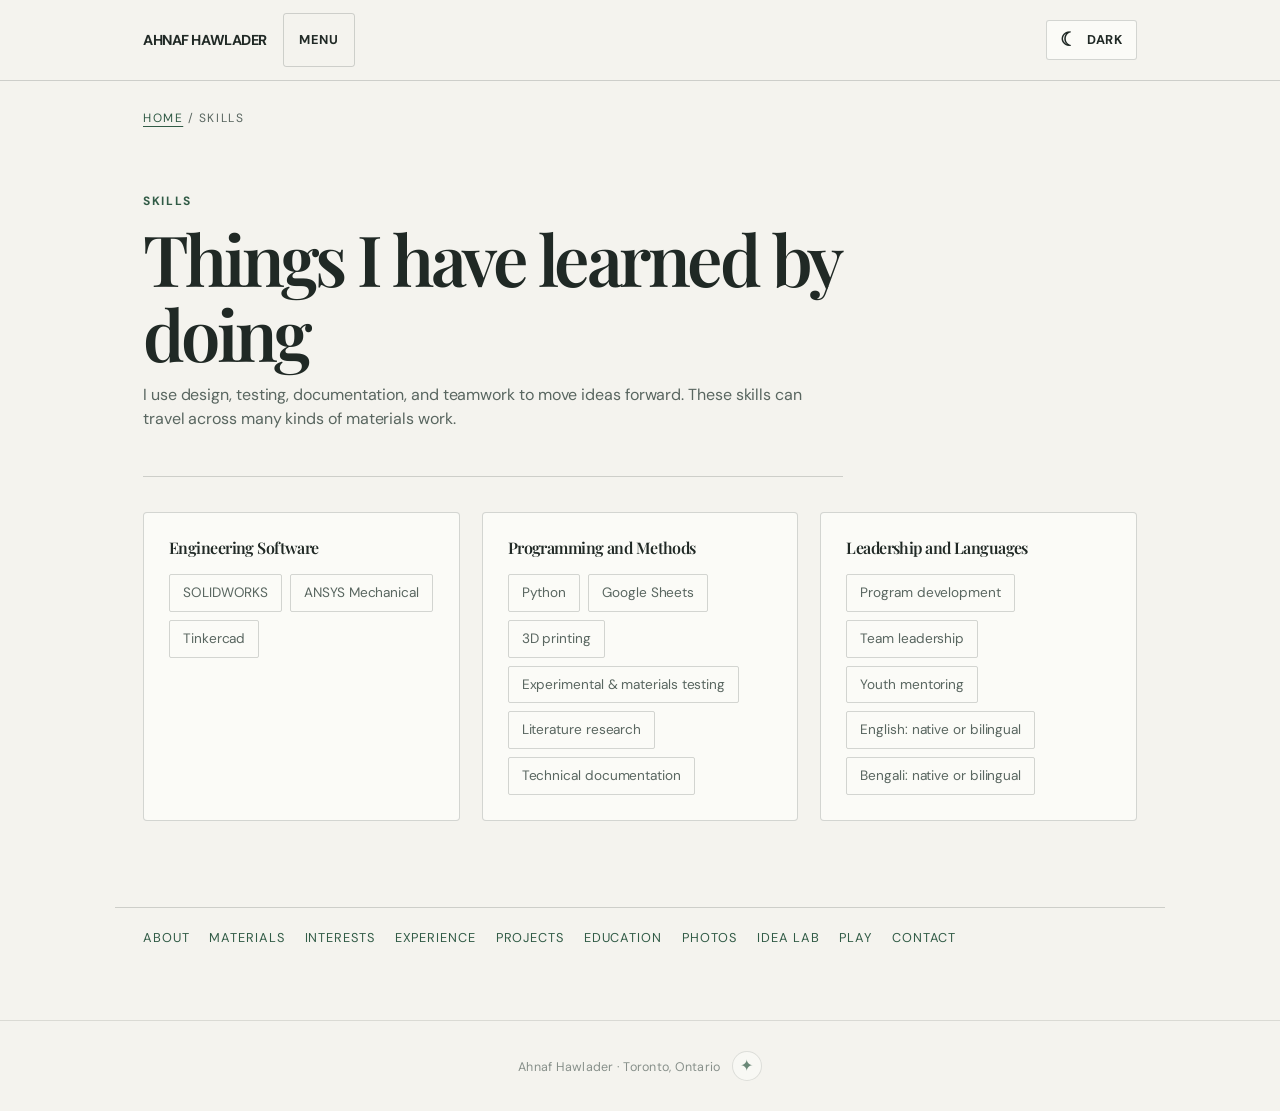
<file: skills.html>
<!DOCTYPE html><html lang="en"><head><meta charset="UTF-8"><meta name="viewport" content="width=device-width, initial-scale=1, viewport-fit=cover">
<title>Skills | Ahnaf Hawlader</title><meta name="description" content="Skills of Ahnaf Hawlader.">
<script>
document.documentElement.classList.add('js-enabled');
try {
  var savedTheme = localStorage.getItem('ahnaf-mode');
  var preferredMode = window.matchMedia && window.matchMedia('(prefers-color-scheme: dark)').matches ? 'dark' : 'light';
  document.documentElement.setAttribute('data-theme', savedTheme === 'light' || savedTheme === 'dark' ? savedTheme : preferredMode);
} catch (e) {
  document.documentElement.setAttribute('data-theme', 'light');
}
</script><link rel="preconnect" href="https://fonts.googleapis.com">
<link rel="preconnect" href="https://fonts.gstatic.com" crossorigin>
<link href="https://fonts.googleapis.com/css2?family=DM+Sans:wght@400;500;600;700&amp;family=Inter:wght@400;500;600;700&amp;family=Nunito:wght@400;500;600;700;800&amp;family=Orbitron:wght@500;600;700&amp;family=Playfair+Display:wght@400;600;700&amp;family=Rye&amp;display=swap" rel="stylesheet"><style>
  :root {
    --bg: #FFF8FB; --bg-alt: #FFEAF2; --bg-panel: #FFFFFF;
    --cream: #352437; --cream-dim: #654B60;
    --marigold: #FFC2DA; --coral: #F39ABC; --teal: #E9B3D3;
    --pink-ink: #982F65; --blue-ink: #694470;
    --line: rgba(53,36,55,.16); --dot-color: rgba(243,154,188,.23);
    --nav-bg: rgba(255,248,251,.94); --pill-bg: rgba(53,36,55,.055);
    --subtle-fill: rgba(53,36,55,.05); --btn-ink: #3A2434;
    --btn-shadow: rgba(243,154,188,.32); --icon-bg: rgba(233,179,211,.26);
    --tag-bg: rgba(255,194,218,.32);
    --font-body: 'DM Sans', -apple-system, BlinkMacSystemFont, sans-serif;
    --font-display: 'Playfair Display', Georgia, serif; --display-weight: 600;
    --hero-glow: rgba(255,154,193,.31);
    --display-spacing: 0.005em;
    --radius-blob: 62% 38% 37% 63% / 58% 41% 59% 42%;
    box-sizing: border-box;
  }

  body { transition: background 0.25s ease, color 0.25s ease; }
  *, *::before, *::after { box-sizing: inherit; }
  html { scroll-behavior: smooth; scroll-padding-top: calc(72px + env(safe-area-inset-top, 0px)); }
  html, body { height: auto; }

  body {
    margin: 0;
    background: var(--bg);
    color: var(--cream);
    font-family: var(--font-body);
    line-height: 1.6;
    -webkit-font-smoothing: antialiased;
  }

  @media (prefers-reduced-motion: reduce) {
    * { animation-duration: 0.01ms !important; animation-iteration-count: 1 !important; transition-duration: 0.01ms !important; }
  }

  a { color: inherit; }

  h1, h2, h3 {
    font-family: var(--font-display);
    font-weight: var(--display-weight);
    margin: 0;
    line-height: 1.24;
    letter-spacing: var(--display-spacing);
  }

  .wrap {
    max-width: 1080px;
    margin: 0 auto;
    padding: 0 28px;
  }

  /* decorative dot texture */
  .dots {
    position: absolute;
    inset: 0;
    background-image: radial-gradient(circle, var(--dot-color) 1.4px, transparent 1.4px);
    background-size: 22px 22px;
    pointer-events: none;
  }

  /* ---------- NAV ---------- */
  header.nav {
    position: sticky;
    top: 0;
    z-index: 50;
    padding-top: env(safe-area-inset-top, 0px);
    background: var(--nav-bg);
    backdrop-filter: blur(10px);
    border-bottom: 1px solid var(--line);
  }
  .nav-inner {
    max-width: 1080px;
    margin: 0 auto;
    padding: 16px 28px;
  }
  .nav-links {
    display: flex;
    gap: 26px;
    list-style: none;
    margin: 0;
    padding: 0;
  }
  .nav-links a {
    text-decoration: none;
    font-size: 0.92rem;
    color: var(--cream-dim);
    transition: color 0.2s ease;
  }
  .nav-links a:hover, .nav-links a:focus-visible { color: var(--pink-ink); }
  .nav-links { display: none; }
  @media (min-width: 1240px) { .nav-links { display: flex; gap: 18px; } }
  .mobile-menu { position: relative; }
  .mobile-menu summary {
    cursor: pointer; list-style: none; min-height: 44px; display: flex; align-items: center;
    padding: 8px 15px; border-radius: 13px; border: 1px solid var(--line);
    background: var(--bg-panel); font-size: .94rem; font-weight: 800;
  }
  .mobile-menu summary::-webkit-details-marker { display: none; }
  .mobile-menu nav {
    position: absolute; top: calc(100% + 12px); left: 0;
    width: min(260px, calc(100vw - 24px)); max-height: min(70vh, 480px); overflow-y: auto;
    display: grid; gap: 3px; padding: 10px; background: var(--bg-panel);
    border: 1px solid var(--line); border-radius: 14px;
    box-shadow: 0 14px 35px rgba(0,0,0,.13);
  }
  .mobile-menu a { text-decoration: none; font-size: .95rem; font-weight: 700; padding: 10px; border-radius: 9px; }
  .mobile-menu a:hover { background: var(--pill-bg); color: var(--pink-ink); }
  @media (min-width: 1240px) { .mobile-menu { display: none; } }
  @media (max-width: 470px) {
    .nav-inner { padding: 10px 12px; }
    .nav-right { gap: 8px; }
    .mobile-menu summary { padding-inline: 10px; }
  }

  .nav-right {
    display: flex;
    align-items: center;
    justify-content: space-between;
    gap: 20px;
    width: 100%;
  }
  .theme-toggle {
    position: relative;
    width: 38px;
    height: 38px;
    border-radius: 10px;
    border: 1px solid var(--line);
    background: var(--pill-bg);
    color: var(--cream);
    display: flex;
    align-items: center;
    justify-content: center;
    cursor: pointer;
    padding: 0;
    transition: border-color 0.2s ease, color 0.2s ease;
  }
  .theme-toggle:hover { border-color: var(--teal); color: var(--blue-ink); }

  .theme-picker { display: flex; align-items: center; gap: 8px; flex-shrink: 0; }
  .swatch {
    width: 42px; height: 42px; flex-shrink: 0; padding: 0;
    display: grid; place-items: center; border: 2px solid var(--line);
    border-radius: 50%; color: #30251D; font-size: 1.1rem; cursor: pointer;
    background: linear-gradient(135deg, var(--sw-bg) 0 31%, var(--sw1) 32% 67%, var(--sw2) 68%);
    transition: transform .18s ease, border-color .18s ease, box-shadow .18s ease;
  }
  .swatch:hover { transform: translateY(-3px) scale(1.07); }
  .swatch.active { border-color: var(--pink-ink); box-shadow: 0 0 0 3px var(--bg-panel), 0 0 0 5px var(--pink-ink); }
  @media (max-width: 470px) {
    .theme-picker { gap: 7px; }
    .swatch { width: 36px; height: 36px; font-size: 1rem; }
  }
  @media (max-width: 350px) {
    .theme-picker { gap: 5px; }
    .swatch { width: 33px; height: 33px; }
  }

  /* A fresh welcome on every visit. */
  .intro-overlay { display: none; }
  .js-enabled .intro-overlay {
    position: fixed; inset: 0; z-index: 1000; display: grid; place-items: center;
    overflow: hidden; background: var(--bg); color: var(--cream); text-align: center;
    animation: intro-fade .7s ease 2.85s forwards;
  }
  .intro-overlay::before {
    content: ''; position: absolute; width: min(80vw, 600px); aspect-ratio: 1;
    border-radius: 50%; background: radial-gradient(circle, var(--hero-glow), transparent 68%);
  }
  .intro-stage { position: relative; z-index: 2; padding: 24px; animation: ninja-enter .8s cubic-bezier(.2,1.3,.45,1) both; }
  .intro-ninja { display: block; width: clamp(116px, 35vw, 168px); height: auto; margin: 0 auto 20px; filter: drop-shadow(0 14px 14px var(--btn-shadow)); }
  .intro-stage h2 { font-size: clamp(2.2rem, 8vw, 4rem); color: var(--pink-ink); }
  .intro-stage p { margin: 6px 0 0; color: var(--cream-dim); font-weight: 700; }
  .intro-skip {
    position: absolute; z-index: 4; right: max(20px, env(safe-area-inset-right));
    bottom: max(24px, env(safe-area-inset-bottom));
    padding: 9px 16px; border-radius: 999px; border: 1px solid var(--line);
    background: var(--bg-panel); color: var(--cream); font: 700 .9rem var(--font-body); cursor: pointer;
  }
  .intro-skip:hover { background: var(--tag-bg); }
  .intro-smoke {
    position: absolute; z-index: 3; left: 50%; top: 54%; width: min(44vw, 290px); aspect-ratio: 1;
    border-radius: 50%; pointer-events: none;
    background: radial-gradient(circle, var(--bg-panel) 5%, var(--marigold) 45%, transparent 72%);
    filter: blur(12px); opacity: 0; transform: translate(-50%, -50%) scale(.1);
    animation: smoke-poof 1.65s ease-out 1.35s both;
  }
  .intro-smoke:nth-of-type(2) { --smoke-x: -95%; --smoke-y: -30%; animation-delay: 1.47s; }
  .intro-smoke:nth-of-type(3) { --smoke-x: 85%; --smoke-y: -55%; animation-delay: 1.55s; }
  .intro-smoke:nth-of-type(4) { --smoke-x: -60%; --smoke-y: 55%; animation-delay: 1.62s; }
  .intro-smoke:nth-of-type(5) { --smoke-x: 65%; --smoke-y: 70%; animation-delay: 1.4s; }
  .intro-smoke:nth-of-type(6) { --smoke-x: 5%; --smoke-y: -105%; animation-delay: 1.7s; }
  @keyframes ninja-enter { from { opacity: 0; transform: translateY(-110px) rotate(-12deg) scale(.6); } to { opacity: 1; transform: none; } }
  @keyframes smoke-poof {
    20% { opacity: .86; }
    65% { opacity: .72; }
    to { opacity: 0; transform: translate(calc(-50% + var(--smoke-x, 0px)), calc(-50% + var(--smoke-y, -20%))) scale(2.4); }
  }
  @keyframes intro-fade { to { opacity: 0; visibility: hidden; pointer-events: none; } }
  .js-enabled .intro-overlay.dismissed { animation: none; opacity: 0; pointer-events: none; transition: opacity .25s ease; }
  @media (prefers-reduced-motion: reduce) {
    .js-enabled .intro-overlay { animation: intro-fade .01ms linear .5s forwards; }
    .intro-stage { animation: none; }
    .intro-smoke { display: none; }
  }

  /* ---------- HERO ---------- */
  .hero {
    position: relative;
    overflow: hidden;
    padding: 64px 0 80px;
    background: radial-gradient(circle at 78% 24%, var(--hero-glow), transparent 42%);
  }
  .hero::after {
    content: var(--hero-symbol, '✦'); position: absolute; top: 18px; right: 5%;
    color: var(--coral); opacity: .35; font-size: clamp(2.5rem, 5vw, 4.5rem);
    pointer-events: none; animation: bob 6s ease-in-out infinite;
  }
  .hero.theme-swap { animation: theme-flash .55s ease; }
  @keyframes theme-flash { from { filter: saturate(1.45) brightness(1.06); } to { filter: none; } }
  :root[data-theme="sakura"] { --hero-symbol: '✿'; }
  :root[data-theme="cyberpunk"] { --hero-symbol: '◇'; }
  :root[data-theme="western"] { --hero-symbol: '★'; }
  :root[data-theme="moonlit"] { --hero-symbol: '✿'; }
  :root[data-theme="cyberpunk"] .hero .dots {
    background-image: linear-gradient(rgba(49,231,245,.12) 1px, transparent 1px),
      linear-gradient(90deg, rgba(49,231,245,.12) 1px, transparent 1px);
    background-size: 32px 32px;
  }
  :root[data-theme="cyberpunk"] .hero h1 em { text-shadow: 0 0 20px var(--coral); }
  :root[data-theme="cyberpunk"] .btn-primary { box-shadow: 0 0 22px rgba(49,231,245,.28); }
  :root[data-theme="western"] .hero h1 em { text-shadow: 3px 3px 0 var(--marigold); }
  :root[data-theme="western"] .project-card:hover { box-shadow: 5px 5px 0 var(--marigold); }
  :root[data-theme="sakura"] .hero::after, :root[data-theme="moonlit"] .hero::after { opacity: .55; }
  .hero-grid {
    display: grid;
    grid-template-columns: 1fr;
    gap: 44px;
    align-items: center;
    position: relative;
    z-index: 2;
  }
  @media (min-width: 860px) {
    .hero-grid { grid-template-columns: 1.15fr 0.85fr; gap: 24px; }
  }
  .eyebrow-line {
    display: flex;
    align-items: center;
    gap: 10px;
    color: var(--pink-ink);
    font-size: 0.95rem;
    margin-bottom: 18px;
  }
  .eyebrow-line svg { flex-shrink: 0; }
  .hero h1 {
    font-size: clamp(2.5rem, 6vw, 4.1rem);
    line-height: 1.05;
    color: var(--cream);
  }
  .hero h1 em {
    font-style: italic;
    color: var(--pink-ink);
  }
  .hero-sub {
    margin-top: 20px;
    font-size: 1.15rem;
    color: var(--cream-dim);
    max-width: 46ch;
  }
  .hero-meta {
    margin-top: 26px;
    display: flex;
    flex-wrap: wrap;
    gap: 10px;
  }
  .pill {
    display: inline-flex;
    align-items: center;
    gap: 6px;
    padding: 7px 14px;
    border-radius: 999px;
    border: 1px solid var(--line);
    font-size: 0.85rem;
    color: var(--cream-dim);
    background: var(--pill-bg);
  }
  .hero-cta {
    margin-top: 34px;
    display: flex;
    flex-wrap: wrap;
    gap: 14px;
  }
  .btn {
    display: inline-flex;
    align-items: center;
    gap: 8px;
    padding: 13px 22px;
    border-radius: 12px;
    text-decoration: none;
    font-size: 0.95rem;
    font-weight: 600;
    transition: transform 0.18s ease, box-shadow 0.18s ease;
    border: 1px solid transparent;
  }
  .btn:hover { transform: translateY(-2px); }
  .btn-primary {
    background: var(--marigold);
    color: var(--btn-ink);
  }
  .btn-primary:hover { box-shadow: 0 10px 24px var(--btn-shadow); }
  .btn-ghost {
    border-color: var(--line);
    color: var(--cream);
  }
  .btn-ghost:hover { border-color: var(--teal); color: var(--blue-ink); }

  .photo-frame {
    position: relative;
    justify-self: center;
    width: min(340px, 78vw);
  }
  .blob-bg {
    position: absolute;
    inset: -18px;
    background: linear-gradient(135deg, var(--coral), var(--marigold));
    border-radius: var(--radius-blob);
    animation: morph 14s ease-in-out infinite;
    opacity: 0.9;
    z-index: 0;
  }
  .photo-frame img {
    position: relative;
    z-index: 1;
    width: 100%;
    display: block;
    object-fit: cover;
    aspect-ratio: 3/4;
    border-radius: var(--radius-blob);
    animation: morph 14s ease-in-out infinite;
    border: 4px solid var(--bg);
  }
  @keyframes morph {
    0%, 100% { border-radius: 62% 38% 37% 63% / 58% 41% 59% 42%; }
    33% { border-radius: 45% 55% 62% 38% / 40% 62% 38% 60%; }
    66% { border-radius: 55% 45% 40% 60% / 55% 35% 65% 45%; }
  }

  /* ---------- SECTION SHARED ---------- */
  section { position: relative; padding: 76px 0; }
  .section-alt { background: var(--bg-alt); }
  .kicker {
    color: var(--blue-ink);
    font-size: 0.95rem;
    margin-bottom: 10px;
    display: block;
  }
  .section-head {
    max-width: 640px;
    margin-bottom: 44px;
  }
  .section-head h2 {
    font-size: clamp(1.7rem, 3.4vw, 2.4rem);
    color: var(--cream);
  }
  .section-head p { color: var(--cream-dim); margin-top: 12px; font-size: 1.02rem; }
  /* ---------- ABOUT ---------- */
  .about-body {
    display: grid;
    grid-template-columns: 1fr;
    gap: 30px;
  }
  @media (min-width: 780px) {
    .about-body { grid-template-columns: 1.3fr 1fr; }
  }
  .about-body p {
    font-size: 1.08rem;
    color: var(--cream-dim);
    margin: 0 0 18px;
  }
  .about-body p:last-child { margin-bottom: 0; }
  .about-card {
    background: var(--bg-panel);
    border: 1px solid var(--line);
    border-radius: 20px;
    padding: 26px;
    align-self: start;
  }
  .about-card h3 {
    font-size: 1.05rem;
    color: var(--pink-ink);
    margin-bottom: 14px;
  }
  .about-card ul { margin: 0; padding-left: 18px; color: var(--cream-dim); font-size: 0.95rem; }
  .about-card li { margin-bottom: 8px; }
  .about-card li:last-child { margin-bottom: 0; }

  /* ---------- PROJECTS ---------- */
  .project-list {
    display: grid;
    gap: 20px;
    grid-template-columns: 1fr;
  }
  @media (min-width: 780px) {
    .project-list { grid-template-columns: repeat(3, 1fr); }
  }
  .project-card {
    background: var(--bg-panel);
    border: 1px solid var(--line);
    border-radius: 20px;
    padding: 28px 24px;
    display: flex;
    flex-direction: column;
    gap: 14px;
    transition: border-color 0.2s ease, transform 0.2s ease;
  }
  .project-card:hover { border-color: var(--teal); transform: translateY(-4px); }
  .project-icon {
    width: 42px; height: 42px;
    border-radius: 12px;
    display: flex; align-items: center; justify-content: center;
    background: var(--icon-bg);
    color: var(--blue-ink);
  }
  .project-card h3 { font-size: 1.15rem; color: var(--cream); }
  .project-meta { font-size: 0.82rem; color: var(--cream-dim); opacity: 0.85; }
  .project-card p { color: var(--cream-dim); font-size: 0.95rem; margin: 0; flex-grow: 1; }
  .tag-row { display: flex; flex-wrap: wrap; gap: 8px; margin-top: 4px; }
  .tag {
    font-size: 0.76rem;
    padding: 4px 10px;
    border-radius: 999px;
    background: var(--tag-bg);
    color: var(--pink-ink);
  }

  /* ---------- MATERIALS FOCUS ---------- */
  .dream-grid { display: grid; grid-template-columns: repeat(2, minmax(0, 1fr)); gap: 18px; }
  .dream-card {
    padding: 28px 24px; border-radius: 20px; border: 1px solid var(--line);
    background: var(--bg-panel); min-width: 0;
  }
  .dream-icon { display: block; font-size: 2rem; margin-bottom: 18px; }
  .dream-card h3 { font-size: 1.18rem; color: var(--pink-ink); }
  .dream-card p { color: var(--cream-dim); margin: 10px 0 0; font-size: .95rem; }
  @media (max-width: 720px) { .dream-grid { grid-template-columns: 1fr; } }

  /* ---------- TIMELINE ---------- */
  .timeline {
    position: relative;
    padding-left: 28px;
    border-left: 2px solid var(--line);
  }
  .t-item {
    position: relative;
    padding-bottom: 34px;
  }
  .t-item:last-child { padding-bottom: 0; }
  .t-item::before {
    content: "";
    position: absolute;
    left: -34px;
    top: 4px;
    width: 12px;
    height: 12px;
    border-radius: 50%;
    background: var(--coral);
    border: 3px solid var(--bg);
    box-shadow: 0 0 0 2px var(--coral);
  }
  #experience .section-head h2::after,
  #interests .section-head h2::after {
    display: inline-block; margin-left: .28em; color: var(--coral);
    font-family: var(--font-body); font-size: .55em; vertical-align: middle;
  }
  #experience .section-head h2::after { content: '✦'; }
  #interests .section-head h2::after { content: '♪'; color: var(--blue-ink); }
  #experience .section-head.revealed h2::after,
  #interests .section-head.revealed h2::after { animation: section-spark .75s ease-out both; }
  .t-item.revealed::before { animation: timeline-ping .8s ease-out; }
  .t-item:nth-child(even).revealed::before { animation-delay: .1s; }
  @keyframes section-spark {
    from { opacity: 0; transform: rotate(-25deg) scale(.45); }
    60% { opacity: 1; transform: rotate(12deg) scale(1.25); }
    to { opacity: 1; transform: rotate(0) scale(1); }
  }
  @keyframes timeline-ping {
    0% { transform: scale(.55); box-shadow: 0 0 0 2px var(--coral), 0 0 0 2px var(--tag-bg); }
    55% { transform: scale(1.13); box-shadow: 0 0 0 2px var(--coral), 0 0 0 11px transparent; }
    100% { transform: scale(1); box-shadow: 0 0 0 2px var(--coral), 0 0 0 11px transparent; }
  }
  .t-date { font-size: 0.82rem; color: var(--blue-ink); margin-bottom: 4px; }
  .t-item h3 { font-size: 1.08rem; color: var(--cream); margin-bottom: 2px; }
  .t-org { font-size: 0.92rem; color: var(--cream-dim); margin-bottom: 8px; display: block; }
  .t-item p { margin: 0; color: var(--cream-dim); font-size: 0.94rem; }
  .timeline-note {
    margin-top: 30px;
    font-size: 0.9rem;
    color: var(--cream-dim);
  }
  .timeline-note a { color: var(--blue-ink); text-decoration: underline; }
  .experience-bridge {
    margin-top: 34px; padding: 25px 28px; border: 1px solid var(--line);
    border-left: 4px solid var(--coral); border-radius: 16px; background: var(--bg-panel);
  }
  .experience-bridge h3 { font-size: 1.15rem; color: var(--pink-ink); }
  .experience-bridge p { margin: 9px 0 0; color: var(--cream-dim); }
  .experience-bridge a { color: var(--blue-ink); text-underline-offset: 3px; }

  /* ---------- SKILLS ---------- */
  .skills-grid {
    display: grid;
    grid-template-columns: 1fr;
    gap: 22px;
  }
  @media (min-width: 780px) {
    .skills-grid { grid-template-columns: repeat(3, 1fr); }
  }
  .skill-group {
    background: var(--bg-panel);
    border: 1px solid var(--line);
    border-radius: 20px;
    padding: 24px;
  }
  .skill-group h3 {
    font-size: 1rem;
    color: var(--blue-ink);
    margin-bottom: 16px;
  }
  .skill-pills { display: flex; flex-wrap: wrap; gap: 8px; }
  .skill-pill {
    font-size: 0.85rem;
    padding: 7px 13px;
    border-radius: 10px;
    background: var(--subtle-fill);
    border: 1px solid var(--line);
    color: var(--cream);
  }

  /* ---------- EDUCATION / HONORS ---------- */
  .edu-grid {
    display: grid;
    grid-template-columns: 1fr;
    gap: 24px;
  }
  @media (min-width: 780px) {
    .edu-grid { grid-template-columns: 1.4fr 1fr; }
  }
  .edu-card {
    background: var(--bg-panel);
    border: 1px solid var(--line);
    border-radius: 20px;
    padding: 26px;
    margin-bottom: 18px;
  }
  .edu-card:last-child { margin-bottom: 0; }
  .edu-card h3 { font-size: 1.1rem; color: var(--cream); }
  .edu-when { font-size: 0.85rem; color: var(--blue-ink); margin: 4px 0 10px; }
  .edu-card p { margin: 0; color: var(--cream-dim); font-size: 0.93rem; }
  .honor-list { list-style: none; margin: 0; padding: 0; }
  .honor-list li {
    display: flex; align-items: center; gap: 10px;
    padding: 10px 0;
    border-bottom: 1px solid var(--line);
    font-size: 0.93rem;
    color: var(--cream-dim);
  }
  .honor-list li:last-child { border-bottom: none; }
  .honor-list svg { flex-shrink: 0; color: var(--pink-ink); }

  /* ---------- CONTACT ---------- */
  .contact-panel {
    background: linear-gradient(135deg, var(--bg-panel), var(--bg-alt));
    border: 1px solid var(--line);
    border-radius: 26px;
    padding: 52px 40px;
    text-align: center;
    position: relative;
    overflow: hidden;
  }
  .contact-panel h2 { font-size: clamp(1.7rem, 4vw, 2.3rem); }
  .contact-panel p { color: var(--cream-dim); margin: 14px auto 30px; max-width: 46ch; }
  .contact-cta { display: flex; flex-wrap: wrap; justify-content: center; gap: 14px; }
  .resume-note {
    margin-top: 22px;
    font-size: 0.85rem;
    color: var(--cream-dim);
    opacity: 0.75;
  }

  footer {
    padding: 30px 0 calc(30px + env(safe-area-inset-bottom, 0px));
    text-align: center;
    font-size: 0.82rem;
    color: var(--cream-dim);
    opacity: 0.7;
  }

  /* ---------- MATCH GAME ---------- */
  .match-wrap { display: flex; flex-direction: column; align-items: center; gap: 22px; }
  .match-board {
    display: grid;
    grid-template-columns: repeat(4, 1fr);
    gap: 12px;
    max-width: 520px;
    width: 100%;
  }
  @media (min-width: 620px) { .match-board { grid-template-columns: repeat(4, 1fr); } }
  .match-card {
    position: relative;
    aspect-ratio: 3/4;
    border-radius: 12px;
    border: 1px solid var(--line);
    background: var(--bg-panel);
    cursor: pointer;
    padding: 0;
    perspective: 600px;
  }
  .match-face {
    position: absolute; inset: 0;
    display: flex; align-items: center; justify-content: center;
    border-radius: 12px;
    backface-visibility: hidden;
    transition: transform 0.4s ease;
    font-family: var(--font-display);
    font-size: 0.95rem;
    text-align: center;
    padding: 6px;
  }
  .match-front { background: linear-gradient(135deg, var(--coral), var(--marigold)); color: var(--btn-ink); font-size: 1.4rem; transform: rotateY(0deg); }
  .match-back { background: var(--pill-bg); color: var(--cream); border: 1px solid var(--line); transform: rotateY(180deg); }
  .match-card.flipped .match-front, .match-card.done .match-front { transform: rotateY(-180deg); }
  .match-card.flipped .match-back, .match-card.done .match-back { transform: rotateY(0deg); }
  .match-card.done { opacity: 0.55; cursor: default; }
  .match-hud { display: flex; align-items: center; gap: 18px; flex-wrap: wrap; justify-content: center; color: var(--cream-dim); font-size: 0.92rem; }
  .match-status { color: var(--pink-ink); font-weight: 600; }
  .match-best { color: var(--blue-ink); }
  .sparkle-button {
    border: 1px solid var(--line); border-radius: 999px; padding: 9px 15px;
    background: var(--bg-panel); color: var(--pink-ink); cursor: pointer;
    font: inherit; font-size: .86rem; font-weight: 600;
    transition: transform .2s ease, box-shadow .2s ease;
  }
  .sparkle-button:hover { transform: translateY(-3px) rotate(-2deg); box-shadow: 0 9px 22px var(--btn-shadow); }
  .curiosity-corner { text-align: center; margin-top: 26px; }
  .curiosity-note { color: var(--cream-dim); min-height: 1.6em; margin: 12px 0 0; font-size: .92rem; }
  .secret-button {
    display: inline-grid; place-items: center; margin-left: 8px; width: 30px; height: 30px;
    border: 1px solid var(--line); border-radius: 50%; background: var(--bg-panel);
    color: var(--pink-ink); cursor: pointer; font-size: 1rem;
    transition: transform .25s ease, background .25s ease;
  }
  .secret-button:hover { transform: rotate(30deg) scale(1.12); background: var(--tag-bg); }
  .secret-message { display: block; min-height: 1.5em; margin-top: 8px; color: var(--pink-ink); font-weight: 600; opacity: 1; }
  .secret-message[hidden] { display: none; }
  /* ---------- IDEA LAB ---------- */
  .lab-shell {
    display: grid; grid-template-columns: minmax(0, 1fr) minmax(0, 1fr);
    gap: 26px; padding: 30px; border: 1px solid var(--line);
    border-radius: 26px; background: var(--bg-panel);
    box-shadow: 0 18px 50px rgba(51,50,74,.06);
  }
  .lab-controls { display: grid; gap: 20px; align-content: center; }
  .lab-choice-title { display: block; margin-bottom: 10px; font-weight: 700; color: var(--cream); }
  .lab-options { display: flex; flex-wrap: wrap; gap: 9px; }
  .lab-option {
    padding: 9px 13px; border: 1px solid var(--line); border-radius: 999px;
    background: var(--pill-bg); color: var(--cream); font: inherit;
    cursor: pointer; transition: transform .2s ease, background .2s ease, border-color .2s ease;
  }
  .lab-option:hover { transform: translateY(-3px); border-color: var(--teal); }
  .lab-option[aria-pressed="true"] { background: var(--tag-bg); border-color: var(--pink-ink); color: var(--pink-ink); font-weight: 700; }
  .lab-result {
    min-height: 265px; display: flex; flex-direction: column; justify-content: center;
    position: relative; overflow: hidden; padding: 30px; border-radius: 21px;
    background: linear-gradient(145deg, var(--tag-bg), var(--icon-bg), var(--bg-alt));
    border: 1px solid var(--line);
  }
  .lab-result::before, .lab-result::after {
    content: ''; position: absolute; border: 2px solid var(--line); border-radius: 50%; pointer-events: none;
  }
  .lab-result::before { width: 180px; height: 180px; right: -55px; top: -80px; }
  .lab-result::after { width: 90px; height: 90px; right: 45px; bottom: -42px; }
  .lab-result > * { position: relative; z-index: 1; }
  .lab-label { font-size: .75rem; text-transform: uppercase; letter-spacing: .13em; color: var(--blue-ink); font-weight: 700; }
  .lab-result h3 { margin: 12px 0; font-size: clamp(1.45rem, 3vw, 2rem); line-height: 1.15; }
  .lab-result p { margin: 0; color: var(--cream-dim); max-width: 46ch; }
  .lab-result.swap > * { animation: lab-appear .35s ease both; }
  .lab-footnote { margin: 16px 0 0; color: var(--cream-dim); font-size: .85rem; }
  @keyframes lab-appear { from { opacity: 0; transform: translateY(8px); } to { opacity: 1; transform: translateY(0); } }
  @media (max-width: 720px) { .lab-shell { grid-template-columns: 1fr; padding: 18px; } .lab-result { min-height: 225px; } }
  .confetti-piece {
    position: fixed; z-index: 100; top: -24px; left: var(--x); pointer-events: none;
    font-size: 20px; animation: confetti-fall var(--duration) ease-in forwards;
  }
  @keyframes confetti-fall { to { transform: translate(var(--drift), 105vh) rotate(550deg); opacity: 0; } }

  /* ---------- SMALL INTERACTIONS ---------- */
  .scroll-progress {
    position: absolute; bottom: -1px; left: 0; height: 3px; width: 100%;
    background: linear-gradient(90deg, var(--coral), var(--teal));
    transform: scaleX(0); transform-origin: left; pointer-events: none;
  }
  .hero-copy { animation: arrive 0.8s ease both; }
  .photo-frame { animation: arrive 0.9s 0.12s ease both, float 6s 1s ease-in-out infinite; }
  .hero-orbit {
    position: absolute; z-index: 2; width: 44px; height: 44px; border-radius: 14px;
    display: grid; place-items: center; background: var(--bg-panel);
    border: 1px solid var(--line); box-shadow: 0 12px 28px rgba(51,50,74,.12);
    font-size: 1.35rem; pointer-events: none;
  }
  .hero-orbit.one { top: -10px; right: -18px; animation: bob 5s ease-in-out infinite; }
  .hero-orbit.two { bottom: 34px; left: -28px; animation: bob 5s 1.5s ease-in-out infinite; }
  .feature-banner {
    margin: 0; position: relative; overflow: hidden; background: var(--bg-alt);
    border-block: 1px solid var(--line);
  }
  .feature-banner img {
    width: 100%; height: clamp(220px, 25vw, 370px); display: block;
    object-fit: cover; object-position: 65% center;
    transition: transform .8s ease;
  }
  .feature-banner:hover img { transform: scale(1.025); }
  .feature-banner figcaption {
    position: absolute; left: max(24px, calc((100vw - 1024px)/2)); bottom: 20px;
    padding: 9px 14px; border-radius: 10px; color: #33324A;
    background: rgba(255,255,255,.92); font-size: .85rem; font-weight: 600;
    box-shadow: 0 6px 25px rgba(0,0,0,.12);
  }
  .interest-grid { display: grid; grid-template-columns: repeat(3, 1fr); gap: 18px; }
  .interest-card {
    position: relative; overflow: hidden; padding: 28px 24px;
    background: var(--bg-panel); border: 1px solid var(--line); border-radius: 20px;
    transition: transform .25s ease, box-shadow .25s ease, border-color .25s ease;
  }
  .interest-card::after {
    content: ''; position: absolute; width: 120px; height: 120px; right: -55px; top: -55px;
    border-radius: 50%; background: var(--tag-bg); transition: transform .4s ease;
  }
  .interest-card:hover { transform: translateY(-6px) rotate(-.5deg); border-color: var(--teal); box-shadow: 0 16px 30px rgba(51,50,74,.09); }
  .interest-card:hover::after { transform: scale(1.5); }
  .interest-icon { display: block; font-size: 2rem; margin-bottom: 18px; transition: transform .3s ease; }
  .interest-card.revealed:nth-child(1) .interest-icon { animation: music-sway .7s ease-out .1s; }
  .interest-card.revealed:nth-child(2) .interest-icon { animation: ball-bounce .8s ease-out .16s; }
  .interest-card.revealed:nth-child(3) .interest-icon { animation: spark-turn .75s ease-out .22s; }
  @keyframes music-sway {
    0% { transform: rotate(-13deg) scale(.8); }
    55% { transform: rotate(10deg) scale(1.12); }
    100% { transform: none; }
  }
  @keyframes ball-bounce {
    0% { transform: translateY(-13px) scale(.88); }
    45% { transform: translateY(3px) scale(1.06,.94); }
    70% { transform: translateY(-5px); }
    100% { transform: none; }
  }
  @keyframes spark-turn {
    0% { transform: rotate(-20deg) scale(.7); opacity: .5; }
    65% { transform: rotate(12deg) scale(1.16); opacity: 1; }
    100% { transform: none; opacity: 1; }
  }
  .interest-card:hover .interest-icon { transform: rotate(-12deg) scale(1.15); }
  .interest-card h3 { font-size: 1.18rem; }
  .interest-card p { color: var(--cream-dim); margin: 10px 0 0; font-size: .95rem; }
  .photo-story { margin-top: 56px; }
  .photo-story h3 { font-size: clamp(1.45rem, 3vw, 2rem); }
  .photo-story p { margin: 8px 0 22px; color: var(--cream-dim); }
  .photo-gallery { display: grid; grid-template-columns: 1.25fr .85fr; gap: 18px; }
  .gallery-shot {
    position: relative; margin: 0; aspect-ratio: 1.42; overflow: hidden;
    border: 1px solid var(--line); border-radius: 22px;
    background: var(--bg-panel);
  }
  .gallery-shot.portrait { aspect-ratio: .96; }
  .gallery-shot::after {
    content: ''; position: absolute; inset: 48% 0 0;
    background: linear-gradient(transparent, rgba(15,18,32,.7)); pointer-events: none;
  }
  .gallery-shot img {
    display: block; width: 100%; height: 100%; object-fit: cover;
    transition: transform .45s ease;
  }
  .gallery-open { width: 100%; height: 100%; display: block; border: 0; padding: 0; background: transparent; cursor: zoom-in; }
  .gallery-open:focus-visible { outline: 3px solid var(--marigold); outline-offset: -5px; }
  .gallery-shot figcaption { pointer-events: none; }
  .photo-dialog {
    width: min(92vw, 1000px); max-height: 90vh; padding: 12px; border: 1px solid var(--line);
    border-radius: 18px; background: var(--bg-panel); color: var(--cream);
    box-shadow: 0 24px 60px rgba(0,0,0,.35);
  }
  .photo-dialog::backdrop { background: rgba(9,11,28,.84); backdrop-filter: blur(5px); }
  .photo-dialog img { display: block; width: 100%; max-height: 76vh; object-fit: contain; border-radius: 10px; }
  .photo-dialog p { margin: 10px 6px 2px; text-align: center; }
  .photo-close {
    position: absolute; top: 18px; right: 18px; z-index: 2; border: 0; border-radius: 999px;
    padding: 8px 14px; background: var(--bg-panel); color: var(--cream);
    font: inherit; font-weight: 800; cursor: pointer; box-shadow: 0 3px 14px rgba(0,0,0,.22);
  }
  .back-to-top {
    position: fixed; z-index: 45; right: max(18px, env(safe-area-inset-right));
    bottom: calc(18px + env(safe-area-inset-bottom, 0px));
    width: 50px; height: 50px; border: 0; border-radius: 50%;
    background: conic-gradient(var(--pink-ink) var(--scroll-turn, 0deg), var(--line) 0);
    color: var(--cream); font: 800 1.45rem var(--font-body); cursor: pointer;
    opacity: 0; transform: translateY(15px); pointer-events: none;
    transition: opacity .25s ease, transform .25s ease;
  }
  .back-to-top::before { content: ''; position: absolute; inset: 4px; border-radius: 50%; background: var(--bg-panel); }
  .back-to-top span { position: relative; }
  .back-to-top.visible { opacity: 1; transform: translateY(0); pointer-events: auto; }
  .back-to-top:hover { transform: translateY(-4px); }
  .gallery-shot.wide img { object-position: center 47%; }
  .gallery-shot.portrait img { object-position: center 42%; }
  .gallery-shot:hover img { transform: scale(1.035); }
  .gallery-shot figcaption {
    position: absolute; z-index: 1; left: 20px; bottom: 16px;
    color: #FFFFFF; font-weight: 800; font-size: 1rem;
    text-shadow: 0 1px 8px rgba(0,0,0,.5);
  }
  .reveal-ready { opacity: 0; transform: translateY(18px); }
  .reveal-ready.revealed { opacity: 1; transform: translateY(0); transition: opacity .65s ease, transform .65s ease; }
  .match-card.done { animation: match-pop .4s ease; }
  .match-status.celebrate { animation: match-pop .5s ease; }
  @keyframes arrive { from { opacity: 0; transform: translateY(18px); } to { opacity: 1; transform: translateY(0); } }
  @keyframes float { 0%, 100% { translate: 0 0; } 50% { translate: 0 -8px; } }
  @keyframes bob { 0%, 100% { transform: rotate(-8deg) translateY(0); } 50% { transform: rotate(8deg) translateY(-10px); } }
  @keyframes match-pop { 50% { transform: scale(1.08); } }
  @media (max-width: 720px) {
    .wrap { padding-inline: 20px; }
    section { padding-block: 58px; }
    .section-head { margin-bottom: 30px; }
    .hero { padding-block: 48px 64px; }
    .hero-grid { gap: 36px; }
    .hero h1 { font-size: clamp(2.25rem, 8vw, 3.2rem); line-height: 1.12; }
    .hero-sub { font-size: 1.04rem; }
    .photo-frame { width: min(300px, 75vw); }
    .contact-panel { padding: 36px 22px; }
    .contact-cta { flex-direction: column; align-items: stretch; }
    .contact-cta .btn { min-width: 0; justify-content: center; overflow-wrap: anywhere; text-align: center; }
    .match-board { gap: 8px; }
    .match-face { font-size: .83rem; overflow-wrap: anywhere; }
    .interest-grid { grid-template-columns: 1fr; }
    .photo-story { margin-top: 42px; }
    .photo-gallery { grid-template-columns: 1fr; gap: 16px; }
    .gallery-shot.wide { aspect-ratio: 1.5; }
    .gallery-shot.portrait { aspect-ratio: .85; }
    .feature-banner img { object-position: 78% center; }
    .feature-banner figcaption { left: 16px; bottom: 14px; font-size: .76rem; }
    .hero-orbit.one { right: -8px; }
    .hero-orbit.two { left: -8px; }
  }
  @media (max-width: 400px) {
    .wrap { padding-inline: 16px; }
    .hero-cta { flex-direction: column; align-items: stretch; }
    .hero-cta .btn { justify-content: center; }
    .match-board { gap: 6px; }
    .match-face { font-size: .75rem; padding: 3px; }
    .match-hud { gap: 10px; }
    .lab-option { padding: 8px 11px; }
  }
  @media (prefers-reduced-motion: reduce) {
    html { scroll-behavior: auto; }
    .photo-frame, .hero-copy, .hero-orbit, .hero::after { animation: none !important; }
    .reveal-ready { opacity: 1; transform: none; }
    .feature-banner:hover img, .interest-card:hover, .interest-card:hover .interest-icon, .gallery-shot:hover img { transform: none; }
    .confetti-piece { animation: none; display: none; }
    .lab-result.swap > * { animation: none; }
  }

  ::selection { background: var(--marigold); color: var(--btn-ink); }

  :focus-visible {
    outline: 2px solid var(--teal);
    outline-offset: 3px;
  }

/* A calmer layout; original palette and font variables above are unchanged. */
header.nav.page-nav .nav-inner { display:flex; align-items:center; gap:16px; max-width:1050px; }
.page-nav .nav-right { flex:1; min-width:0; justify-content:flex-end; }
.page-nav .mobile-menu { display:block; margin-right:auto; }
.page-nav .nav-links { display:none!important; }
.site-brand { color:var(--cream); text-decoration:none; font:var(--display-weight) 1.15rem var(--font-display); white-space:nowrap; }
.site-brand:hover { color:var(--pink-ink); }
.simple-page main > section { min-height:calc(100svh - 180px); background:var(--bg); }
.simple-page .wrap { max-width:900px; }
.simple-page .section-head { max-width:700px; }
.simple-page .dots { display:none; }
.simple-page .project-list { grid-template-columns:1fr; gap:14px; }
.simple-page .project-card { gap:8px; }
.simple-page .project-card:hover { transform:none; }
.simple-page .dream-card,.simple-page .project-card,.simple-page .interest-card,
.simple-page .skill-group,.simple-page .edu-card,.simple-page .experience-bridge,
.simple-page .about-card { border-radius:12px; box-shadow:none; }
.simple-page .interest-card:hover .interest-icon { transform:none; }
.simple-page .gallery-shot { border-radius:12px; }
.simple-page .gallery-shot:hover img { transform:none; }
.simple-page .photo-story { margin-top:0; }
.simple-page .photo-gallery { grid-template-columns:repeat(2,minmax(0,1fr)); }
.simple-page .photo-gallery .gallery-shot { aspect-ratio:1.4; }
.simple-page .photo-gallery .gallery-shot.portrait { aspect-ratio:1.4; }
.page-intro { max-width:900px; margin:0 auto; padding:42px 28px 0; color:var(--cream-dim); font-size:.9rem; }
.page-intro a { color:var(--blue-ink); }
.page-links { max-width:900px; margin:0 auto; padding:12px 28px 72px; display:flex; flex-wrap:wrap; gap:8px 18px; }
.page-links a { color:var(--blue-ink); font-size:.88rem; text-underline-offset:3px; }
.home-page .home-landing { min-height:calc(100svh - 60px); display:grid; place-items:center; position:relative; padding:86px 22px 65px; text-align:center; background:var(--bg); }
.home-page .theme-picker { position:absolute; top:22px; right:24px; }
.home-center { width:100%; max-width:760px; }
.home-center h1 { margin:0; color:var(--cream); font-family:var(--font-display); font-weight:var(--display-weight); letter-spacing:var(--display-spacing); font-size:clamp(2.45rem,6vw,3.5rem); line-height:1.18; }
.home-sub { margin:12px auto 0; color:var(--cream-dim); font-size:clamp(1rem,2vw,1.12rem); font-style:italic; }
.home-social { display:flex; justify-content:center; gap:18px; margin:26px 0 18px; }
.home-social a { display:grid; place-items:center; width:30px; height:30px; color:var(--cream); }
.home-social a:hover { color:var(--pink-ink); }
.home-social svg { width:26px; height:26px; fill:none; stroke:currentColor; stroke-width:1.9; stroke-linecap:round; stroke-linejoin:round; }
.home-links { display:grid; justify-items:center; gap:4px; }
.home-links a { display:block; padding:4px 12px; color:var(--cream); text-decoration:none; font-size:1.25rem; letter-spacing:.035em; }
.home-links a:hover { color:var(--pink-ink); text-decoration:underline; text-underline-offset:5px; }
.home-more { margin:19px auto 0; width:min(100%,480px); color:var(--cream-dim); }
.home-more summary { cursor:pointer; display:inline-block; list-style:none; padding:4px 12px; border-bottom:1px solid var(--line); }
.home-more summary::-webkit-details-marker { display:none; }
.home-more nav { display:flex; flex-wrap:wrap; justify-content:center; gap:4px 13px; margin-top:10px; }
.home-more a { color:var(--blue-ink); font-size:.88rem; }
.home-note { margin:30px 0 0; color:var(--cream-dim); font-size:.84rem; }
.home-page footer { min-height:60px; }
@media (max-width:720px) {
 .simple-page .photo-gallery { grid-template-columns:1fr; }
 .page-intro { padding:24px 20px 0; }
 .page-links { padding:12px 20px 55px; }
}
@media (max-width:510px) {
 .page-nav .nav-inner { gap:8px; padding:10px 12px; }
 .site-brand { font-size:.9rem; width:88px; white-space:normal; line-height:1.12; }
 .page-nav .nav-right { gap:8px; }
 .home-page .theme-picker { top:18px; right:18px; }
 .home-center h1 { font-size:2.35rem; }
 .home-links a { font-size:1.1rem; }
}
</style><link rel="stylesheet" href="minimal.css"></head><body class="simple-page"><header class="nav page-nav"><div class="scroll-progress" id="scrollProgress" aria-hidden="true"></div><div class="nav-inner">
<a class="site-brand" href="index.html">Ahnaf Hawlader</a><div class="nav-right"><details class="mobile-menu"><summary>Menu</summary><nav aria-label="Site pages"><a href="about.html">About</a><a href="materials.html">Materials</a><a href="interests.html">Interests</a><a href="experience.html">Experience</a><a href="projects.html">Projects</a><a href="skills.html">Skills</a><a href="education.html">Education</a><a href="photos.html">Photos</a><a href="idea-lab.html">Idea Lab</a><a href="play.html">Play</a><a href="contact.html">Contact</a></nav></details><div class="theme-picker"><button class="mode-toggle" type="button" aria-label="Switch colour mode" aria-pressed="false"><span class="mode-icon" aria-hidden="true">◐</span><span class="mode-word">Dark</span></button></div></div></div></header><main id="top"><p class="page-intro"><a href="index.html">Home</a> / Skills</p>  <section id="skills" class="section-alt">
    <div class="wrap">
      <div class="section-head">
        <span class="kicker">Skills</span>
        <h2>Things I have learned by doing</h2>
        <p>I use design, testing, documentation, and teamwork to move ideas forward. These skills can travel across many kinds of materials work.</p>
      </div>
      <div class="skills-grid">
        <div class="skill-group">
          <h3>Engineering Software</h3>
          <div class="skill-pills">
            <span class="skill-pill">SOLIDWORKS</span>
            <span class="skill-pill">ANSYS Mechanical</span>
            <span class="skill-pill">Tinkercad</span>
          </div>
        </div>
        <div class="skill-group">
          <h3>Programming and Methods</h3>
          <div class="skill-pills">
            <span class="skill-pill">Python</span>
            <span class="skill-pill">Google Sheets</span>
            <span class="skill-pill">3D printing</span>
            <span class="skill-pill">Experimental &amp; materials testing</span>
            <span class="skill-pill">Literature research</span>
            <span class="skill-pill">Technical documentation</span>
          </div>
        </div>
        <div class="skill-group">
          <h3>Leadership and Languages</h3>
          <div class="skill-pills">
            <span class="skill-pill">Program development</span>
            <span class="skill-pill">Team leadership</span>
            <span class="skill-pill">Youth mentoring</span>
            <span class="skill-pill">English: native or bilingual</span>
            <span class="skill-pill">Bengali: native or bilingual</span>
          </div>
        </div>
      </div>
    </div>
  </section></main><nav class="page-links" aria-label="Other pages"><a href="about.html">About</a><a href="materials.html">Materials</a><a href="interests.html">Interests</a><a href="experience.html">Experience</a><a href="projects.html">Projects</a><a href="education.html">Education</a><a href="photos.html">Photos</a><a href="idea-lab.html">Idea Lab</a><a href="play.html">Play</a><a href="contact.html">Contact</a></nav><dialog class="photo-dialog" id="photoDialog" aria-label="Enlarged campus photo">
  <button class="photo-close" id="photoClose" type="button" aria-label="Close photo">Close ✕</button>
  <img id="photoDialogImage" alt="">
  <p id="photoDialogCaption"></p>
</dialog>
<button class="back-to-top" id="backToTop" type="button" aria-label="Back to top" title="Back to top"><span>↑</span></button>

<footer>
  Ahnaf Hawlader · Toronto, Ontario <button class="secret-button" id="secretButton" type="button" aria-label="Reveal a secret" aria-expanded="false" aria-controls="secretMessage">✦</button>
  <span class="secret-message" id="secretMessage" hidden>Avram was here! Official little-brother quality control 🏀✨</span>
</footer>

<script>
(function () {
  var intro = document.getElementById('introOverlay');
  if (intro) {
    var reducedIntro = window.matchMedia && window.matchMedia('(prefers-reduced-motion: reduce)').matches;
    var introSkip = document.getElementById('introSkip');
    introSkip.focus({ preventScroll: true });
    var introTimer = window.setTimeout(function () { intro.remove(); }, reducedIntro ? 650 : 3700);
    introSkip.addEventListener('click', function () {
      window.clearTimeout(introTimer);
      intro.classList.add('dismissed');
      window.setTimeout(function () { intro.remove(); }, reducedIntro ? 0 : 260);
    });
  }
  var root = document.documentElement;
  window.addEventListener('DOMContentLoaded', function () {
    var mobileMenu = document.querySelector('.mobile-menu');
    if (mobileMenu) mobileMenu.querySelectorAll('a').forEach(function (link) {
      link.addEventListener('click', function () { mobileMenu.open = false; });
    });
    function updateModeButton() {
      var dark = root.getAttribute('data-theme') === 'dark';
      document.querySelectorAll('.mode-toggle').forEach(function (button) {
        button.setAttribute('aria-pressed', String(dark));
        button.setAttribute('aria-label', dark ? 'Switch to light mode' : 'Switch to dark mode');
        button.setAttribute('title', dark ? 'Light mode' : 'Dark mode');
        var icon = button.querySelector('.mode-icon');
        var word = button.querySelector('.mode-word');
        if (icon) icon.textContent = dark ? '☀' : '☾';
        if (word) word.textContent = dark ? 'Light' : 'Dark';
      });
    }
    updateModeButton();
    document.querySelectorAll('.mode-toggle').forEach(function (button) {
      button.addEventListener('click', function () {
        var next = root.getAttribute('data-theme') === 'dark' ? 'light' : 'dark';
        root.setAttribute('data-theme', next);
        try { localStorage.setItem('ahnaf-mode', next); } catch (e) { /* local preferences unavailable */ }
        updateModeButton();
      });
    });
    var progress = document.getElementById('scrollProgress');
    var backToTop = document.getElementById('backToTop');
    var updateProgress = function () {
      var max = document.documentElement.scrollHeight - window.innerHeight;
      var fraction = max > 0 ? Math.max(0, Math.min(1, window.scrollY / max)) : 0;
      if (progress) progress.style.transform = 'scaleX(' + fraction + ')';
      if (backToTop) {
        backToTop.style.setProperty('--scroll-turn', (fraction * 360) + 'deg');
        backToTop.classList.toggle('visible', window.scrollY > 500);
      }
    };
    window.addEventListener('scroll', updateProgress, { passive: true });
    window.addEventListener('resize', updateProgress);
    updateProgress();
    if (backToTop) backToTop.addEventListener('click', function () {
      var reduced = window.matchMedia && window.matchMedia('(prefers-reduced-motion: reduce)').matches;
      window.scrollTo({ top: 0, behavior: reduced ? 'auto' : 'smooth' });
    });

    var photoDialog = document.getElementById('photoDialog');
    var photoDialogImage = document.getElementById('photoDialogImage');
    var photoDialogCaption = document.getElementById('photoDialogCaption');
    var lastPhotoButton = null;
    document.querySelectorAll('.gallery-open').forEach(function (button) {
      button.addEventListener('click', function () {
        var figure = button.closest('figure');
        var photo = button.querySelector('img');
        if (!photoDialog || !photo) return;
        lastPhotoButton = button;
        photoDialogImage.src = photo.src;
        photoDialogImage.alt = photo.alt;
        photoDialogCaption.textContent = figure.querySelector('figcaption').textContent;
        photoDialog.showModal();
      });
    });
    var photoClose = document.getElementById('photoClose');
    if (photoClose) photoClose.addEventListener('click', function () { photoDialog.close(); });
    if (photoDialog) {
      photoDialog.addEventListener('click', function (event) {
        if (event.target === photoDialog) photoDialog.close();
      });
      photoDialog.addEventListener('close', function () {
        photoDialogImage.removeAttribute('src');
        if (lastPhotoButton) lastPhotoButton.focus();
      });
    }

    var reduceMotion = window.matchMedia && window.matchMedia('(prefers-reduced-motion: reduce)').matches;
    var revealTargets = document.querySelectorAll('.section-head, .about-card, .dream-card, .project-card, .t-item, .skill-group, .edu-card, .interest-card, .gallery-shot, .contact-panel');
    if (!reduceMotion && 'IntersectionObserver' in window) {
      revealTargets.forEach(function (el) { el.classList.add('reveal-ready'); });
      var io = new IntersectionObserver(function (entries) {
        entries.forEach(function (entry) {
          if (entry.isIntersecting) {
            entry.target.classList.add('revealed');
            io.unobserve(entry.target);
          }
        });
      }, { threshold: 0.08, rootMargin: '0px 0px 30px 0px' });
      revealTargets.forEach(function (el) { io.observe(el); });
    }
  });
})();
</script><script>
(function () {
  var TERMS = [
    { name: 'Bridge', icon: '🌉' },
    { name: 'Gear', icon: '⚙️' },
    { name: 'Circuit', icon: '🔌' },
    { name: 'Robot', icon: '🤖' },
    { name: 'Rocket', icon: '🚀' },
    { name: 'Lightbulb', icon: '💡' }
  ];
  var board = document.getElementById('matchBoard');
  var movesEl = document.getElementById('matchMoves');
  var bestEl = document.getElementById('matchBest');
  var statusEl = document.getElementById('matchStatus');
  var resetBtn = document.getElementById('matchReset');
  if (!board) return;

  var first = null, second = null, lock = false, moves = 0, matched = 0, turnTimer = null;
  var best = null;
  try {
    var savedBest = Number(localStorage.getItem('ahnaf-match-best'));
    if (savedBest > 0) best = savedBest;
  } catch (e) { /* storage can be unavailable */ }
  if (bestEl) bestEl.textContent = best === null ? 'None yet' : String(best);

  function shuffle(arr) {
    for (var i = arr.length - 1; i > 0; i--) {
      var j = Math.floor(Math.random() * (i + 1));
      var t = arr[i]; arr[i] = arr[j]; arr[j] = t;
    }
    return arr;
  }

  function buildBoard() {
    if (turnTimer) clearTimeout(turnTimer);
    board.innerHTML = '';
    first = null; second = null; lock = false; moves = 0; matched = 0;
    movesEl.textContent = '0';
    statusEl.textContent = '';
    statusEl.classList.remove('celebrate');
    var deck = shuffle(TERMS.concat(TERMS));
    deck.forEach(function (card) {
      var el = document.createElement('button');
      el.type = 'button';
      el.className = 'match-card';
      el.setAttribute('data-term', card.name);
      el.setAttribute('aria-label', 'Face down card');
      el.innerHTML = '<span class="match-face match-front" aria-hidden="true">?</span><span class="match-face match-back" aria-hidden="true"><span>' + card.icon + '<br>' + card.name + '</span></span>';
      el.addEventListener('click', function () { onFlip(el); });
      board.appendChild(el);
    });
  }

  function onFlip(el) {
    if (lock || el.classList.contains('flipped') || el.classList.contains('done')) return;
    el.classList.add('flipped');
    el.setAttribute('aria-label', el.getAttribute('data-term'));
    if (!first) { first = el; return; }
    second = el;
    lock = true;
    moves++;
    movesEl.textContent = String(moves);
    var isMatch = first.getAttribute('data-term') === second.getAttribute('data-term');
    turnTimer = setTimeout(function () {
      if (isMatch) {
        first.classList.add('done');
        second.classList.add('done');
        first.setAttribute('aria-label', 'Matched ' + first.getAttribute('data-term'));
        second.setAttribute('aria-label', 'Matched ' + second.getAttribute('data-term'));
        matched += 2;
        if (matched === TERMS.length * 2) {
          statusEl.textContent = 'Solved in ' + moves + ' moves! 🎉';
          statusEl.classList.add('celebrate');
          if (best === null || moves < best) {
            best = moves;
            if (bestEl) bestEl.textContent = String(best);
            try { localStorage.setItem('ahnaf-match-best', String(best)); } catch (e) { /* no-op */ }
          }
          document.dispatchEvent(new Event('portfolioCelebrate'));
        }
      } else {
        first.classList.remove('flipped');
        second.classList.remove('flipped');
        first.setAttribute('aria-label', 'Face down card');
        second.setAttribute('aria-label', 'Face down card');
      }
      first = null; second = null; lock = false;
      turnTimer = null;
    }, isMatch ? 350 : 700);
  }

  if (resetBtn) resetBtn.addEventListener('click', buildBoard);
  buildBoard();
})();
</script><script>
(function () {
  var notes = [
    'Big ideas often start with a curious question.',
    'Build, test, learn, and try again.',
    'Every great team has people with different strengths.',
    'A little creativity can change how you see a problem.',
    'Take a break. The next idea might arrive while you play.'
  ];
  var noteIndex = -1;
  var note = document.getElementById('curiosityNote');
  var button = document.getElementById('curiosityButton');
  if (button && note) button.addEventListener('click', function () {
    noteIndex = (noteIndex + 1) % notes.length;
    note.textContent = notes[noteIndex];
  });

  var ideas = {
    mobility: {
      hydrogel: ['Comfort-first prosthetic liner', 'Imagine a soft liner that helps cushion pressure points, making a prosthetic more comfortable to wear.'],
      composite: ['Lightweight mobility frame', 'Imagine a strong, light frame that makes a mobility aid easier to carry and use.'],
      fabric: ['Movement-aware sleeve', 'Imagine a flexible sleeve that tracks motion and helps someone follow their rehabilitation exercises.']
    },
    healing: {
      hydrogel: ['Gentle wound dressing', 'Imagine a moisture-friendly dressing designed to protect a wound as it heals.'],
      composite: ['Protective recovery brace', 'Imagine a light brace that provides support while leaving room for comfortable movement.'],
      fabric: ['Recovery check-in wrap', 'Imagine a soft wrap that helps track movement during physical therapy.']
    },
    sport: {
      hydrogel: ['Cushioned grip concept', 'Imagine a soft, grippy layer that could make training equipment more comfortable to hold.'],
      composite: ['Springy court accessory', 'Imagine a light, durable piece of training equipment built to handle repeated jumps and landings.'],
      fabric: ['Practice feedback sleeve', 'Imagine a wearable sleeve that helps an athlete notice changes in their shooting motion.']
    }
  };
  var selection = { challenge: 'mobility', material: 'hydrogel' };
  var labels = { mobility: 'Mobility', healing: 'Healing', sport: 'Sport', hydrogel: 'hydrogel', composite: 'composite', fabric: 'smart fabric' };
  var labResult = document.getElementById('labResult');
  function renderIdea() {
    var idea = ideas[selection.challenge][selection.material];
    document.getElementById('labCombination').textContent = labels[selection.challenge] + ' + ' + labels[selection.material];
    document.getElementById('labTitle').textContent = idea[0];
    document.getElementById('labDescription').textContent = idea[1];
    document.querySelectorAll('.lab-option').forEach(function (option) {
      option.setAttribute('aria-pressed', String(selection[option.dataset.labKind] === option.dataset.labValue));
    });
    if (labResult) {
      labResult.classList.remove('swap');
      void labResult.offsetWidth;
      labResult.classList.add('swap');
    }
  }
  document.querySelectorAll('.lab-option').forEach(function (option) {
    option.addEventListener('click', function () {
      selection[option.dataset.labKind] = option.dataset.labValue;
      renderIdea();
    });
  });
  var surprise = document.getElementById('labSurprise');
  if (surprise) surprise.addEventListener('click', function () {
    var challenges = Object.keys(ideas);
    var materials = Object.keys(ideas.mobility);
    var choices = [];
    challenges.forEach(function (challenge) {
      materials.forEach(function (material) {
        if (challenge !== selection.challenge || material !== selection.material) choices.push({ challenge: challenge, material: material });
      });
    });
    selection = choices[Math.floor(Math.random() * choices.length)];
    renderIdea();
  });

  var secretButton = document.getElementById('secretButton');
  var secretMessage = document.getElementById('secretMessage');
  if (secretButton && secretMessage) secretButton.addEventListener('click', function () {
    var opening = secretMessage.hidden;
    secretMessage.hidden = !opening;
    secretButton.setAttribute('aria-expanded', String(opening));
    if (opening) celebrate();
  });

  var reduceMotion = window.matchMedia && window.matchMedia('(prefers-reduced-motion: reduce)').matches;
  function celebrate() {
    if (reduceMotion) return;
    var symbols = ['✨', '⭐', '🏀', '⚙️'];
    for (var i = 0; i < 18; i++) {
      var piece = document.createElement('span');
      piece.className = 'confetti-piece';
      piece.setAttribute('aria-hidden', 'true');
      piece.textContent = symbols[i % symbols.length];
      piece.style.setProperty('--x', Math.round(Math.random() * 95) + 'vw');
      piece.style.setProperty('--drift', Math.round(Math.random() * 180 - 90) + 'px');
      piece.style.setProperty('--duration', (2 + Math.random() * 1.3).toFixed(2) + 's');
      document.body.appendChild(piece);
      piece.addEventListener('animationend', function () { this.remove(); });
    }
  }
  document.addEventListener('portfolioCelebrate', celebrate);
})();
</script></body></html>
</file>
<file: minimal.css>
/* Ahnaf Hawlader | a quiet, editorial system in two modes. */
:root, :root[data-theme="light"] {
  --bg: #f4f3ee;
  --bg-alt: #eeeee7;
  --bg-panel: #fbfbf7;
  --cream: #202925;
  --cream-dim: #596660;
  --marigold: #c9ef8f;
  --coral: #b7e777;
  --teal: #8fae96;
  --pink-ink: #315b46;
  --blue-ink: #315b46;
  --line: rgba(32, 41, 37, .18);
  --dot-color: rgba(49, 91, 70, .12);
  --nav-bg: rgba(244, 243, 238, .94);
  --pill-bg: rgba(32, 41, 37, .035);
  --subtle-fill: rgba(32, 41, 37, .035);
  --btn-ink: #1d2b20;
  --btn-shadow: transparent;
  --icon-bg: rgba(49, 91, 70, .06);
  --tag-bg: rgba(49, 91, 70, .07);
  --hero-glow: transparent;
  --font-body: 'DM Sans', Arial, sans-serif;
  --font-display: 'Playfair Display', Georgia, serif;
  --display-weight: 600;
  --display-spacing: -.035em;
  color-scheme: light;
}
:root[data-theme="dark"] {
  --bg: #141b18;
  --bg-alt: #19221d;
  --bg-panel: #1c2720;
  --cream: #f0f3e8;
  --cream-dim: #acb9ae;
  --marigold: #c9ef8f;
  --coral: #b7e777;
  --teal: #779b80;
  --pink-ink: #d4f2a8;
  --blue-ink: #d4f2a8;
  --line: rgba(240, 243, 232, .19);
  --dot-color: rgba(212, 242, 168, .12);
  --nav-bg: rgba(20, 27, 24, .94);
  --pill-bg: rgba(240, 243, 232, .04);
  --subtle-fill: rgba(240, 243, 232, .04);
  --btn-ink: #1d2b20;
  --btn-shadow: transparent;
  --icon-bg: rgba(212, 242, 168, .07);
  --tag-bg: rgba(212, 242, 168, .08);
  --hero-glow: transparent;
  --font-body: 'DM Sans', Arial, sans-serif;
  --font-display: 'Playfair Display', Georgia, serif;
  --display-weight: 600;
  --display-spacing: -.035em;
  color-scheme: dark;
}

html { scroll-behavior: smooth; }
body { background: var(--bg); color: var(--cream); letter-spacing: -.005em; }
::selection { background: var(--marigold); color: #1d2b20; }
a { text-underline-offset: 4px; }
button, input, select, textarea { font: inherit; }
:focus-visible { outline: 2px solid var(--pink-ink); outline-offset: 4px; }
.dots, .hero-orbit, .blob-bg { display: none !important; }
.reveal-ready, .reveal-ready.revealed { opacity: 1; transform: none; transition: none; }
.scroll-progress { background: var(--coral); }

/* A slim site header with one clear control. */
header.nav { backdrop-filter: blur(16px); }
.page-nav .nav-inner { max-width: 1080px; padding: 13px 28px; }
.site-brand { font: 700 .9rem var(--font-body); letter-spacing: -.03em; text-transform: uppercase; }
.page-nav .nav-right { gap: 14px; }
.mobile-menu summary {
  min-height: 40px; padding: 6px 15px; border-radius: 3px; background: transparent;
  font-size: .8rem; font-weight: 700; text-transform: uppercase; letter-spacing: .08em;
}
.mobile-menu nav { border-radius: 3px; box-shadow: 0 18px 40px rgba(0, 0, 0, .15); }
.mobile-menu a { border-radius: 2px; font-weight: 500; }
.mode-toggle {
  display: inline-flex; align-items: center; justify-content: center; gap: 9px;
  min-height: 40px; padding: 7px 13px; border: 1px solid var(--line);
  border-radius: 3px; background: var(--bg-panel); color: var(--cream);
  cursor: pointer; font-size: .8rem; font-weight: 700; letter-spacing: .06em;
  text-transform: uppercase; transition: border-color .2s ease, background .2s ease;
}
.mode-toggle:hover { border-color: var(--pink-ink); background: var(--tag-bg); }
.mode-icon { font-size: 1.18rem; line-height: 1; }

/* Editorial home. */
.home-page .home-landing {
  display: flex; align-items: center; min-height: calc(100svh - 58px);
  padding: clamp(84px, 10vw, 138px) 28px 70px; text-align: left;
  background: var(--bg);
}
.home-page .theme-picker { position: absolute; top: 24px; right: max(28px, calc((100vw - 1024px) / 2)); }
.home-center {
  width: min(100%, 1024px); max-width: 1024px; margin: 0 auto;
  display: grid; grid-template-columns: minmax(0, 1fr) minmax(275px, .75fr);
  column-gap: clamp(30px, 8vw, 120px); text-align: left;
}
.home-kicker {
  grid-column: 1 / -1; margin: 0 0 24px; color: var(--pink-ink);
  font-size: .78rem; font-weight: 700; text-transform: uppercase; letter-spacing: .17em;
}
.home-center h1 {
  grid-column: 1 / -1; max-width: 900px; font-family: var(--font-display);
  font-size: clamp(4.4rem, 11vw, 9.5rem); line-height: .9;
  letter-spacing: -.065em; font-weight: 600;
}
.home-center h1 span, .home-center h1 em { display: block; }
.home-center h1 em { color: var(--pink-ink); font-weight: 400; }
.home-sub { grid-column: 1; margin: 46px 0 0; max-width: 38ch; font-size: 1.08rem; line-height: 1.55; font-style: normal; }
.home-social { grid-column: 1; justify-content: flex-start; gap: 14px; margin: 26px 0 0; }
.home-social a { border: 1px solid var(--line); border-radius: 50%; width: 42px; height: 42px; }
.home-social svg { width: 20px; height: 20px; }
.home-links {
  grid-column: 2; grid-row: 3 / span 2; align-self: start; justify-items: stretch;
  counter-reset: home-link; display: grid; gap: 0; margin-top: 43px;
  border-top: 1px solid var(--line);
}
.home-links a {
  display: flex; align-items: baseline; gap: 15px; padding: 10px 0;
  border-bottom: 1px solid var(--line); font-family: var(--font-display);
  font-size: clamp(1.35rem, 2.4vw, 1.75rem); letter-spacing: -.03em;
  text-decoration: none;
}
.home-links a::before { counter-increment: home-link; content: '0' counter(home-link); font: 700 .68rem var(--font-body); color: var(--cream-dim); letter-spacing: .08em; }
.home-links a::after { content: '↗'; margin-left: auto; color: var(--pink-ink); font: 400 1.2rem var(--font-body); }
.home-links a:hover { color: var(--pink-ink); text-decoration: none; }
.home-more { grid-column: 2; margin: 15px 0 0; width: 100%; }
.home-more summary { font-size: .82rem; font-weight: 700; letter-spacing: .05em; text-transform: uppercase; border-bottom: 0; }
.home-more nav { justify-content: flex-start; }
.home-note { grid-column: 1 / -1; margin: 62px 0 0; padding-top: 18px; border-top: 1px solid var(--line); font-size: .75rem; letter-spacing: .08em; text-transform: uppercase; }

/* Pages are a calm sequence of clear, scannable blocks. */
.simple-page .wrap, .page-intro, .page-links { max-width: 1050px; }
.simple-page main > section { background: var(--bg); min-height: calc(100svh - 160px); }
.simple-page main > section.section-alt { background: var(--bg); }
section { padding: 64px 0 86px; }
.page-intro { padding-top: 28px; font-size: .75rem; text-transform: uppercase; letter-spacing: .13em; }
.section-head { max-width: 740px; padding-bottom: 28px; border-bottom: 1px solid var(--line); margin-bottom: 35px; }
.section-head .kicker { font-size: .75rem; text-transform: uppercase; letter-spacing: .14em; font-weight: 700; }
.section-head h2 { font-size: clamp(2.5rem, 6vw, 4.4rem); letter-spacing: -.05em; line-height: 1.06; }
.section-head p { max-width: 60ch; font-size: 1rem; line-height: 1.55; }
.page-links { padding-top: 20px; border-top: 1px solid var(--line); gap: 12px 20px; }
.page-links a { font-size: .8rem; text-decoration: none; text-transform: uppercase; letter-spacing: .07em; }
.page-links a:hover { text-decoration: underline; }
footer { border-top: 1px solid var(--line); font-size: .78rem; letter-spacing: .02em; }

.simple-page .about-card, .simple-page .dream-card, .simple-page .project-card,
.simple-page .interest-card, .simple-page .skill-group, .simple-page .edu-card,
.simple-page .experience-bridge, .simple-page .contact-panel, .simple-page .lab-result {
  background: var(--bg-panel); border: 1px solid var(--line); border-radius: 4px;
  box-shadow: none;
}
.about-card, .dream-card, .project-card, .interest-card, .skill-group, .edu-card { padding: 25px; }
.project-card, .interest-card { transition: border-color .2s ease; }
.project-card:hover, .interest-card:hover { transform: none; box-shadow: none; border-color: var(--pink-ink); }
.interest-card::after, .lab-result::before, .lab-result::after { display: none; }
.interest-card:hover .interest-icon, .interest-card.revealed .interest-icon { animation: none; transform: none; }
.project-icon { width: 37px; height: 37px; background: transparent; border: 1px solid var(--line); border-radius: 3px; }
.tag, .skill-pill, .pill { border: 1px solid var(--line); border-radius: 2px; background: transparent; color: var(--cream-dim); }
.project-more { margin-top: 65px; }
.project-chapter { border-top: 1px solid var(--line); }
.project-chapter-head h3 { letter-spacing: -.04em; }
.project-photo img { border-radius: 2px; }
.dream-card h3, .interest-card h3, .skill-group h3, .edu-card h3 { color: var(--cream); }
.timeline { border-left-color: var(--line); }
.t-item::before { background: var(--coral); border-color: var(--bg); box-shadow: none; }
.simple-page .gallery-shot, .simple-page .basketball-gallery .gallery-shot { border-radius: 3px; }
.gallery-shot:hover img { transform: none; }

.contact-panel { text-align: left; }
.contact-panel p { margin-left: 0; }
.contact-cta { justify-content: flex-start; }
.btn, .sparkle-button, .lab-option { border-radius: 3px; box-shadow: none; }
.btn:hover, .sparkle-button:hover, .lab-option:hover { transform: none; box-shadow: none; }
.btn-primary, .sparkle-button { background: var(--coral); color: var(--btn-ink); }
.btn-ghost { background: transparent; }
.lab-result { background: var(--bg-panel); }
.lab-option[aria-pressed="true"] { background: var(--tag-bg); }
.match-front { background: var(--coral); }
.match-back { background: var(--bg-panel); }
.back-to-top { width: 44px; height: 44px; border: 1px solid var(--line); background: var(--bg-panel); color: var(--cream); }
.back-to-top::before { display: none; }
.back-to-top:hover { transform: none; border-color: var(--pink-ink); }
.secret-button { box-shadow: none; }
.secret-button:hover { transform: none; }

/* The welcome keeps its personality, then gets out of the way. */
.js-enabled .intro-overlay { animation: none; }
.intro-overlay::before, .intro-smoke { display: none; }
.intro-stage { animation: none; }
.intro-ninja { width: 108px; filter: none; }
.intro-stage h2 { color: var(--cream); font-size: 2.5rem; }
.intro-stage p { font-weight: 400; }
.intro-skip { border-radius: 3px; }

@media (max-width: 720px) {
  .home-page .home-landing { padding: 100px 20px 50px; align-items: flex-start; }
  .home-page .theme-picker { right: 20px; top: 20px; }
  .home-center { display: block; }
  .home-center h1 { font-size: clamp(3.5rem, 14vw, 6rem); }
  .home-sub { margin-top: 28px; }
  .home-links { margin-top: 40px; }
  .home-more { margin-top: 16px; }
  .home-note { margin-top: 42px; }
  .simple-page .interest-grid { grid-template-columns: 1fr; }
  .page-nav .nav-inner { padding: 10px 18px; }
  section { padding: 48px 0 65px; }
}
@media (max-width: 420px) {
  .site-brand { width: auto; max-width: 110px; font-size: .78rem; }
  .mode-word { display: none; }
  .mode-toggle { width: 40px; padding: 7px; }
  .home-center h1 { font-size: clamp(3.15rem, 14vw, 4.2rem); }
}
@media (prefers-reduced-motion: reduce) {
  *, *::before, *::after { scroll-behavior: auto !important; animation-duration: .01ms !important; transition-duration: .01ms !important; }
}
</file>
